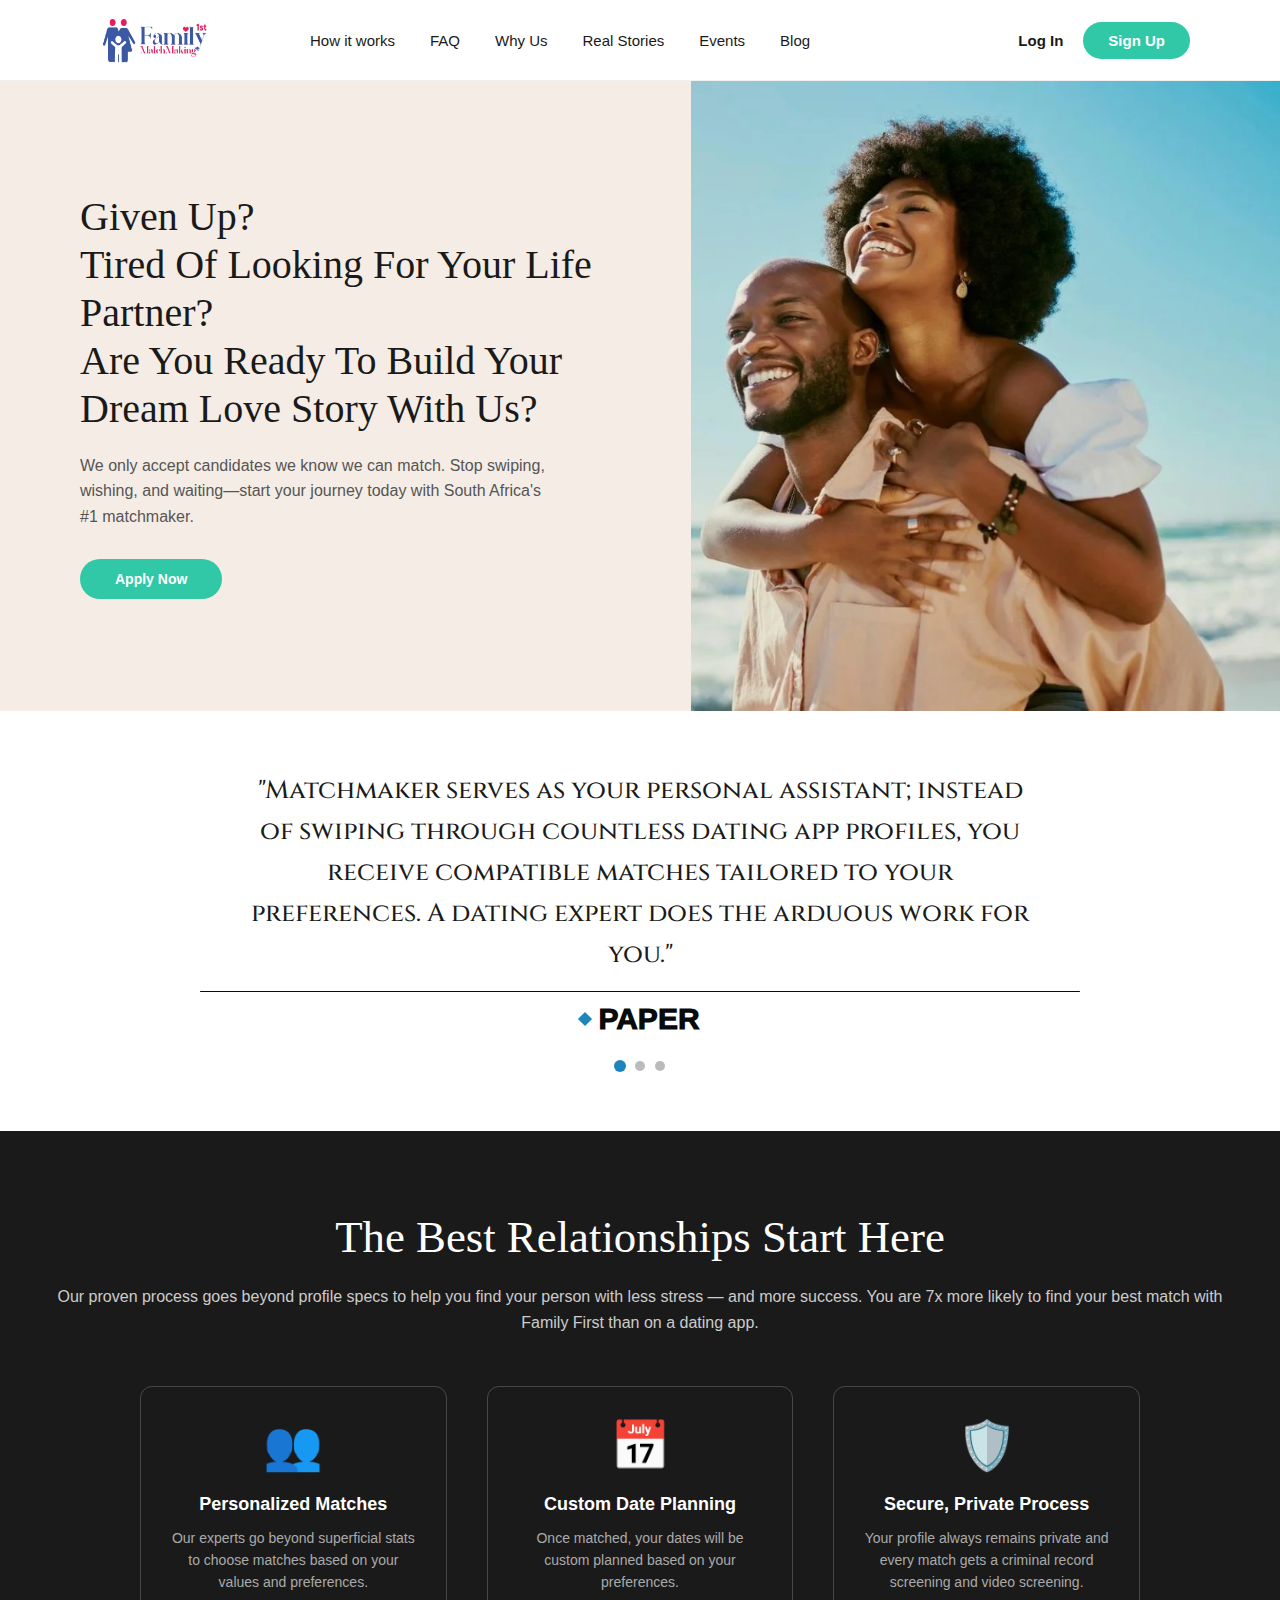
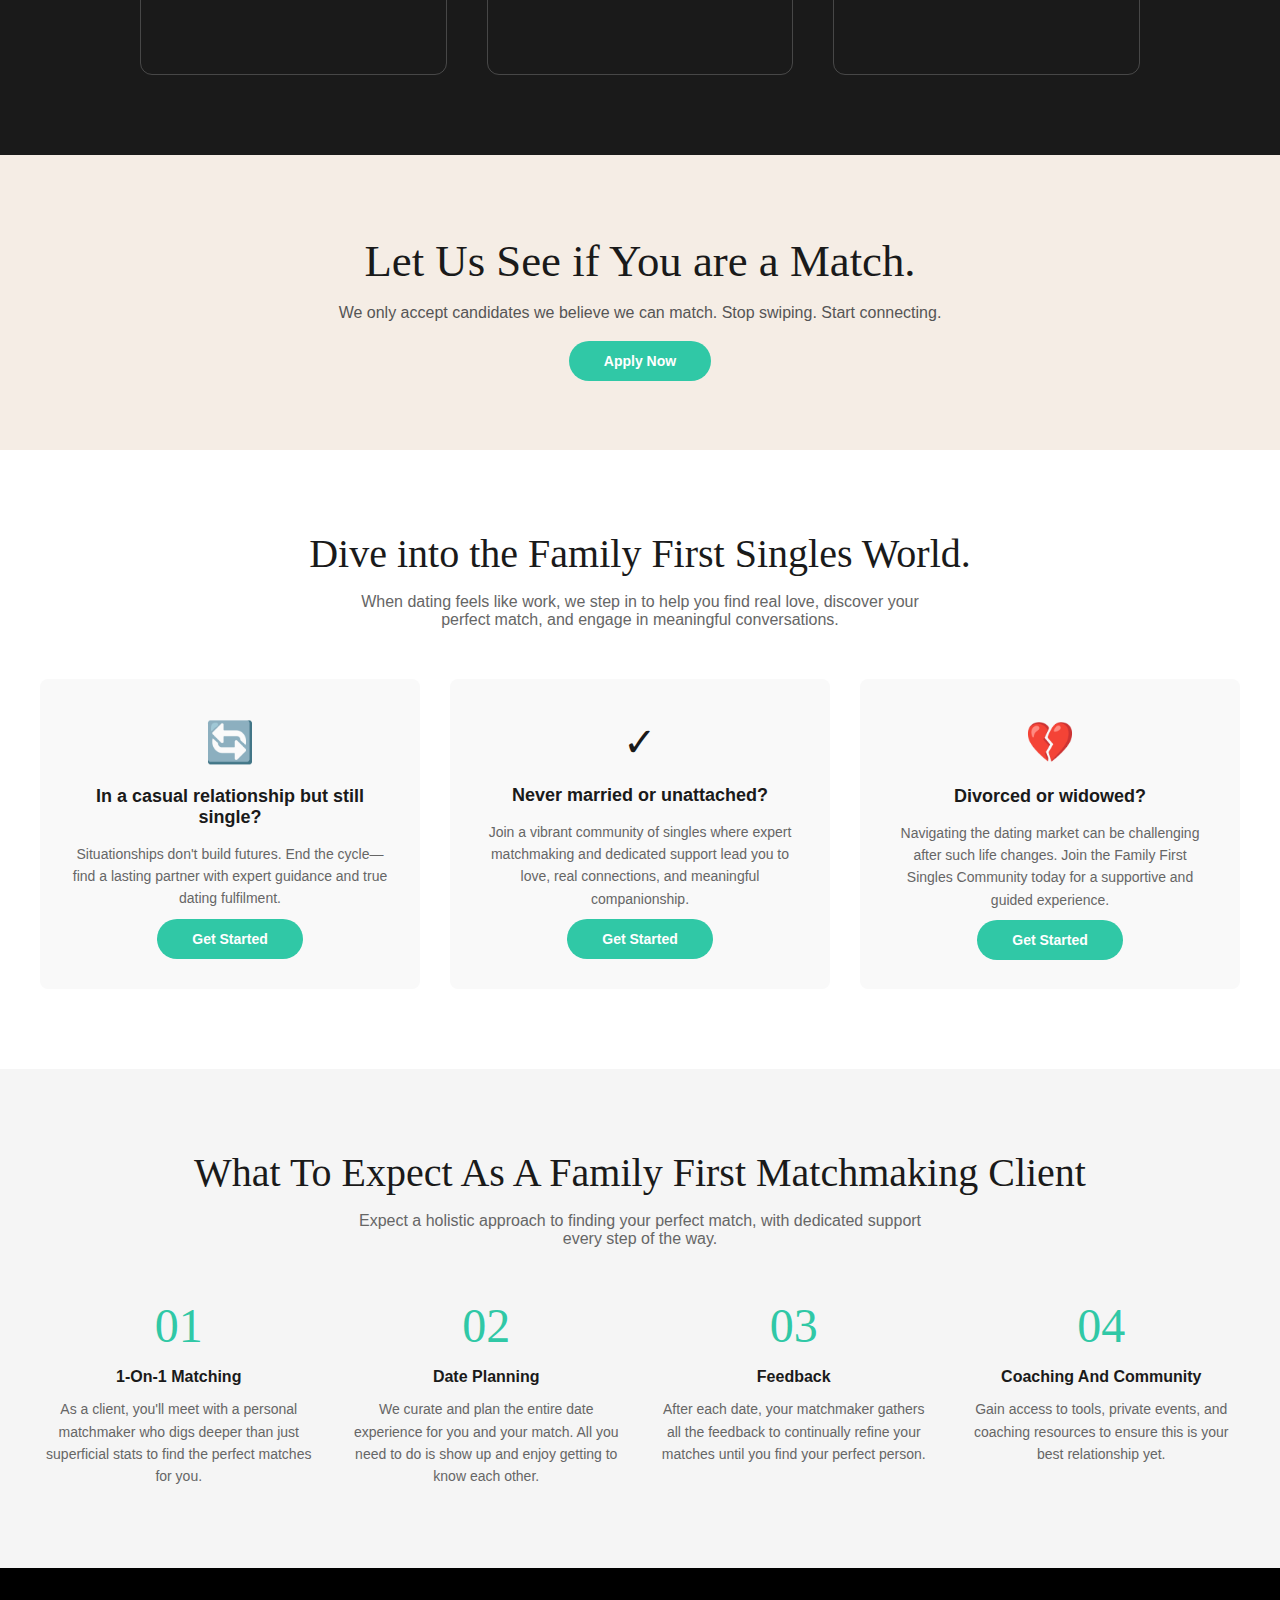
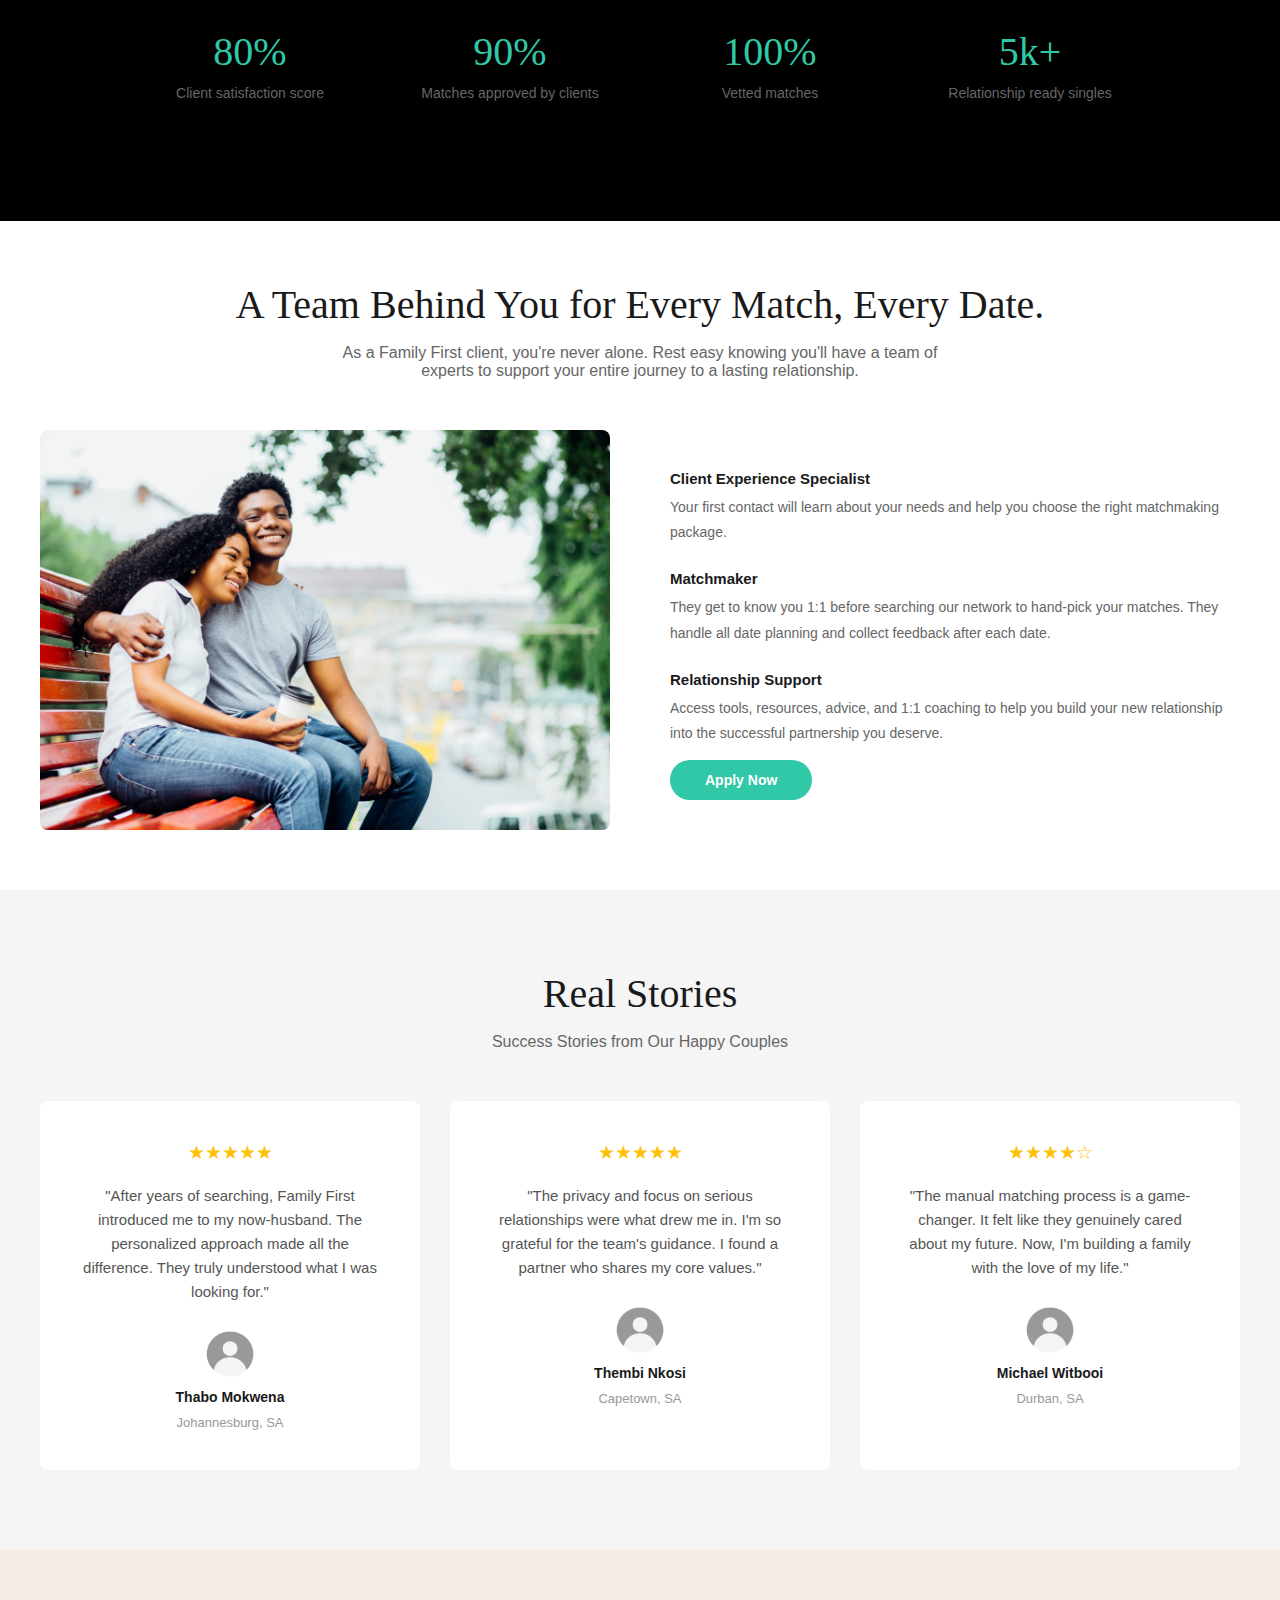
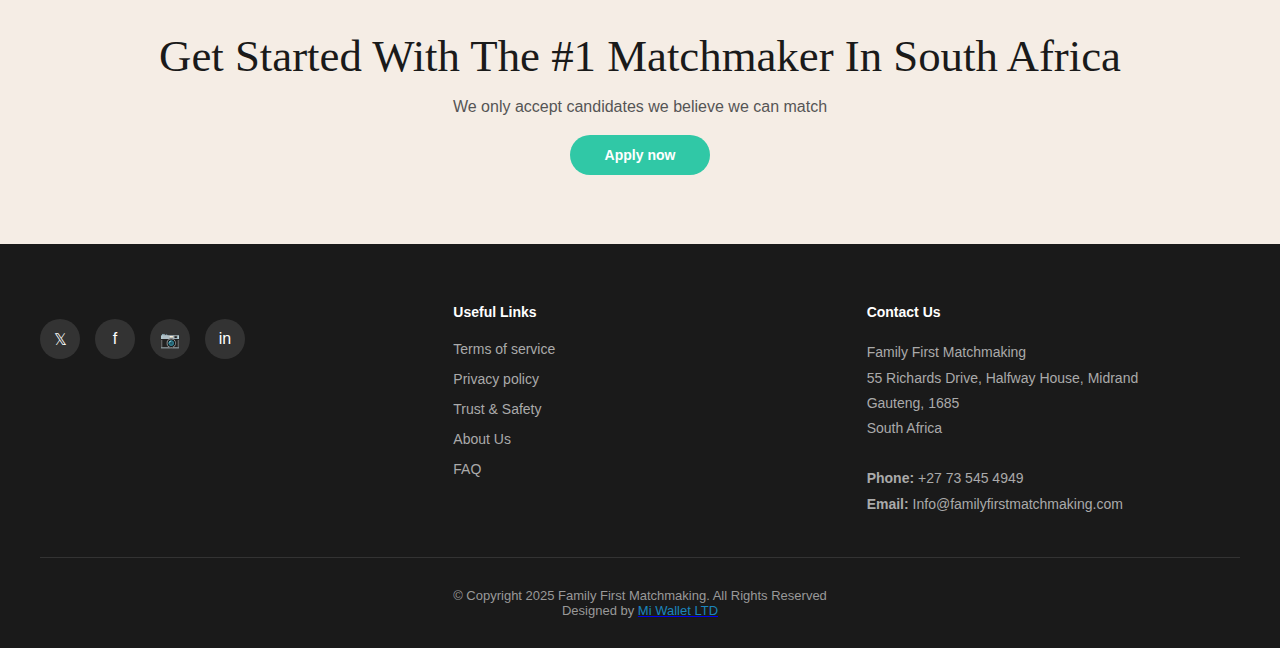
<file: index.html>
<!DOCTYPE html>
<html lang="en">

<head>
  <meta charset="utf-8">
  <meta content="width=device-width, initial-scale=1.0" name="viewport">
  <title>Family First Matchmaking - Find Your Life Partner</title>
  <meta name="description" content="Dedicated to intentional dating, meaningful connections, and future families. Stop swiping, wishing, or waiting and get started with South Africa's #1 matchmaker.">
  <meta name="keywords" content="matchmaking, dating, relationships, South Africa, family, singles, partner, love">
  <link href="assets/img/ffmicon.png" rel="icon">
  <link href="assets/img/apple-touch-icon.png" rel="apple-touch-icon">
  <link href="https://fonts.googleapis.com" rel="preconnect">
  <link href="https://fonts.gstatic.com" rel="preconnect" crossorigin>
  <link href="https://fonts.googleapis.com/css2?family=Playfair+Display&family=Cormorant+Garamond&family=Merriweather&family=Prata&family=Lora&family=Cinzel&family=Bodoni+Moda&family=Cardo&family=Spectral&family=Libre+Baskerville&family=Instrument+Serif&family=Gloock&family=Arapey&family=Caveat&family=Great+Vibes&family=Cormorant+Infant&family=EB+Garamond&family=Noto+Serif+Display&display=swap" rel="stylesheet">
  <link href="assets/css/style.css" rel="stylesheet">
</head>

<body>

  <header>
    <a href="index.html" class="logo-container">
      <img src="assets/img/ffmlogo.png" alt="Family First Matchmaking Logo" width="110" height="50">
    </a>
    
    <button class="menu-toggle" aria-label="Toggle navigation">
      ☰
    </button>
    
    <div class="nav-wrapper">
      <nav>
        <a href="how-it-works.html">How it works</a>
        <a href="faq.html">FAQ</a>
        <a href="about.html">Why Us</a>
        <a href="index.html#testimonials-section">Real Stories</a>
        <a href="events.html">Events</a>
        <a href="blog.html">Blog</a>
      </nav>
      <div class="header-buttons">
        <a href="login.html" class="btn-login">Log In</a>
        <a href="register.html" class="btn-signup">Sign Up</a>

      </div>
    </div>
  </header>

  <section class="hero">
    <div class="hero-left">
      <h1>Given Up?<br> Tired Of Looking For Your Life Partner? <br>Are You Ready To Build Your Dream Love Story With Us?</h1>
      <p>We only accept candidates we know we can match. Stop swiping, wishing, and waiting—start your journey today with South Africa's #1 matchmaker.</p>
      <a href="register.html" class="btn-primary">Apply Now</a>
    </div>
    <div class="hero-right" style="background-image: url('/assets/img/hero3.webp'); background-size: cover; background-position: center right;"></div>
  </section>

 <section class="quote-section">
  <div class="quote-slider">

    <div class="quote-slide active">
      <p class="quote-text">"Matchmaker serves as your personal assistant; instead of swiping through countless dating app profiles, you receive compatible matches tailored to your preferences. A dating expert does the arduous work for you."</p>
      <div class="quote-underline"></div>
      <div class="quote-source">
        <div class="source-pointer"></div>
        <span>PAPER</span>
      </div>
    </div>

    <div class="quote-slide">
      <p class="quote-text">"Find love with less stress—and more success. With Family First Matchmaking, you are seven times more likely 
        to meet your perfect match than on a dating app. Skip the endless swiping and start building real connections today."</p>
      <div class="quote-underline"></div>
      <div class="quote-source">
        <div class="source-pointer"></div>
        <span>ANALYSTS</span>
      </div>
    </div>

    <div class="quote-slide">
      <p class="quote-text">"As a Family First client, you are never alone. Rest easy knowing you will have a team of experts to support 
        your entire journey to a lasting relationship."</p>
      <div class="quote-underline"></div>
      <div class="quote-source">
        <div class="source-pointer"></div>
        <span>PROJECT TEAM</span>
      </div>
    </div>

  </div>

  <div class="pagination">
    <div class="pagination-dot active"></div>
    <div class="pagination-dot"></div>
    <div class="pagination-dot"></div>
  </div>
</section>


  <section class="dark-section">
    <h2>The Best Relationships Start Here</h2>
    <p>Our proven process goes beyond profile specs to help you find your person with less stress — and more success. You are 7x more likely to find your best match with Family First than on a dating app.</p>
    <div class="feature-grid">
      <div class="feature-item">
        <div class="feature-icon">👥</div>
        <h3>Personalized Matches</h3>
        <p>Our experts go beyond superficial stats to choose matches based on your values and preferences.</p>
      </div>
      <div class="feature-item">
        <div class="feature-icon">📅</div>
        <h3>Custom Date Planning</h3>
        <p>Once matched, your dates will be custom planned based on your preferences.</p>
      </div>
      <div class="feature-item">
        <div class="feature-icon">🛡️</div>
        <h3>Secure, Private Process</h3>
        <p>Your profile always remains private and every match gets a criminal record screening and video screening.</p>
      </div>
    </div>
  </section>

  <section class="cta-section">
    <h2>Let Us See if You are a Match.</h2>
    <p>We only accept candidates we believe we can match. Stop swiping. Start connecting.</p>
    <a href="register.html" class="btn-primary">Apply Now</a>
  </section>

  <section class="cards-section">
    <div class="section-title">
      <h2>Dive into the Family First Singles World.</h2>
      <p>When dating feels like work, we step in to help you find real love, discover your perfect match, and engage in meaningful conversations.</p>
    </div>
    <div class="cards-grid">
      <div class="card">
        <div class="card-icon">🔄</div>
        <h3>In a casual relationship but still single?</h3>
        <p>Situationships don't build futures. End the cycle—find a lasting partner with expert guidance and true dating fulfilment.</p>
        <a href="register.html" class="btn-primary">Get Started</a>
      </div>
      <div class="card">
        <div class="card-icon">✓</div>
        <h3>Never married or unattached?</h3>
        <p>Join a vibrant community of singles where expert matchmaking and dedicated support lead you to love, real connections, and meaningful companionship.</p>
        <a href="register.html" class="btn-primary">Get Started</a>
      </div>
      <div class="card">
        <div class="card-icon">💔</div>
        <h3>Divorced or widowed?</h3>
        <p>Navigating the dating market can be challenging after such life changes. Join the Family First Singles Community today for a supportive and guided experience.</p>
         <a href="register.html" class="btn-primary">Get Started</a>
      </div>
    </div>
  </section>

  <section class="process-section">
    <div class="section-title">
      <h2>What To Expect As A Family First Matchmaking Client</h2>
      <p>Expect a holistic approach to finding your perfect match, with dedicated support every step of the way.</p>
    </div>
    <div class="process-grid">
      <div class="process-item">
        <div class="process-number">01</div>
        <h4>1-On-1 Matching</h4>
        <p>As a client, you'll meet with a personal matchmaker who digs deeper than just superficial stats to find the perfect matches for you.</p>
      </div>
      <div class="process-item">
        <div class="process-number">02</div>
        <h4>Date Planning</h4>
        <p>We curate and plan the entire date experience for you and your match. All you need to do is show up and enjoy getting to know each other.</p>
      </div>
      <div class="process-item">
        <div class="process-number">03</div>
        <h4>Feedback</h4>
        <p>After each date, your matchmaker gathers all the feedback to continually refine your matches until you find your perfect person.</p>
      </div>
      <div class="process-item">
        <div class="process-number">04</div>
        <h4>Coaching And Community</h4>
        <p>Gain access to tools, private events, and coaching resources to ensure this is your best relationship yet.</p>
      </div>
    </div>
  </section>
 <section class="stats-section"  style="background-color: black;">
    <div class="stats-grid">
      <div class="stat-item">
        <div class="stat-number">80%</div>
        <div class="stat-label">Client satisfaction score</div>
      </div>
      <div class="stat-item">
        <div class="stat-number">90%</div>
        <div class="stat-label">Matches approved by clients</div>
      </div>
      <div class="stat-item">
        <div class="stat-number">100%</div>
        <div class="stat-label">Vetted matches</div>
      </div>
      <div class="stat-item">
        <div class="stat-number">5k+</div>
        <div class="stat-label">Relationship ready singles</div>
      </div>
    </div>
  </section>

  <section class="stats-section">
<div class="section-title">
       <h2>A Team Behind You for Every Match, Every Date.</h2>
      <p>As a Family First client, you're never alone. Rest easy knowing you'll have a team of experts to support your entire journey to a lasting relationship.</p>
    </div>
    <div class="team-section">
      <div style="min-height: 400px; background: url('/assets/img/dating1.jpeg'); background-size: cover; border-radius: 8px;"></div>
      <div class="team-content">
        <div class="team-role">
          <h5>Client Experience Specialist</h5>
          <p>Your first contact will learn about your needs and help you choose the right matchmaking package.</p>
        </div>
        <div class="team-role">
          <h5>Matchmaker</h5>
          <p>They get to know you 1:1 before searching our network to hand-pick your matches. They handle all date planning and collect feedback after each date.</p>
        </div>
        <div class="team-role">
          <h5>Relationship Support</h5>
          <p>Access tools, resources, advice, and 1:1 coaching to help you build your new relationship into the successful partnership you deserve.</p>
        </div>
        <a href="register.html" class="btn-primary" style="margin-top: 20px;">Apply Now</a>
      </div>
    </div>
  </section>
  
<section id="testimonials-section" class="testimonials-section">
    <div class="section-title">
      <h2>Real Stories</h2>
      <p>Success Stories from Our Happy Couples</p>
    </div>
    <div class="cards-grid" style="margin-top: 50px;">
      <div class="testimonial-item">
        <div class="stars">★★★★★</div>
        <p class="testimonial-text">"After years of searching, Family First introduced me to my now-husband. The personalized approach made all the difference. They truly understood what I was looking for."</p>
        <div class="testimonial-profile">
          <img src="assets/img/avatar.webp" alt="Jane D">
          <h4>Thabo Mokwena</h4>
          <p>Johannesburg, SA</p>
        </div>
      </div>
      <div class="testimonial-item">
        <div class="stars">★★★★★</div>
        <p class="testimonial-text">"The privacy and focus on serious relationships were what drew me in. I'm so grateful for the team's guidance. I found a partner who shares my core values."</p>
        <div class="testimonial-profile">
          <img src="assets/img/avatar.webp" alt="Michael Johnson">
          <h4>Thembi Nkosi</h4>
          <p>Capetown, SA</p>
        </div>
      </div>
      <div class="testimonial-item">
        <div class="stars">★★★★☆</div>
        <p class="testimonial-text">"The manual matching process is a game-changer. It felt like they genuinely cared about my future. Now, I'm building a family with the love of my life."</p>
        <div class="testimonial-profile">
          <img src="assets/img/avatar.webp" alt="Emily Davis">
          <h4>Michael Witbooi</h4>
          <p>Durban, SA</p>
        </div>
      </div>
    </div>
  </section>

  <section class="cta-section">
    <h2>Get Started With The #1 Matchmaker In South Africa</h2>
    <p>We only accept candidates we believe we can match</p>
    <a href="register.html" class="btn-primary" style="margin-top: 20px;">Apply now</a>
  </section>

  <footer>
    <div class="footer-content">
      <div class="footer-col">
       
        <div class="social-links">
          <a href="#">𝕏</a>
          <a href="#">f</a>
          <a href="#">📷</a>
          <a href="#">in</a>
        </div>
      </div>
      <div class="footer-col">
        <h4>Useful Links</h4>
        <ul>
          <li><a href="terms.html">Terms of service</a></li>
          <li><a href="privacy.html">Privacy policy</a></li>
          <li><a href="trust.html">Trust & Safety</a></li>
          <li><a href="about.html">About Us</a></li>
          <li><a href="faq.html">FAQ</a></li>
        </ul>
      </div>
      <div class="footer-col">
        <h4>Contact Us</h4>
        <p>Family First Matchmaking <br>
          55 Richards Drive, Halfway House, Midrand<br>
          Gauteng, 1685<br>
          South Africa<br><br>
          <strong>Phone:</strong> +27 73 545 4949<br>
          <strong>Email:</strong> Info@familyfirstmatchmaking.com
        </p>
      </div>
    </div>
    <div class="footer-bottom">
      <p>© Copyright 2025 Family First Matchmaking. All Rights Reserved</p>
      <p>Designed by <a href="https//miwalletmw.com"><span style="color: #1B85BC; ">Mi Wallet LTD</span></a></p>
    </div>
  </footer>
  
  <script>
    document.addEventListener('DOMContentLoaded', function() {
      const menuToggle = document.querySelector('.menu-toggle');
      const navWrapper = document.querySelector('.nav-wrapper');
      
      menuToggle.addEventListener('click', function() {
        navWrapper.classList.toggle('active');
        // Optionally change the icon from ☰ to X
        menuToggle.textContent = navWrapper.classList.contains('active') ? '✕' : '☰';
      });

      // Optional: Close menu when a link is clicked
      document.querySelectorAll('nav a').forEach(link => {
        link.addEventListener('click', () => {
          if (window.innerWidth <= 768) {
            navWrapper.classList.remove('active');
            menuToggle.textContent = '☰';
          }
        });
      });
    });
  </script>
  <script>
document.addEventListener("DOMContentLoaded", () => {
  const slides = document.querySelectorAll(".quote-slide");
  const dots = document.querySelectorAll(".pagination-dot");
  let index = 0;

  function showSlide(i) {
    slides.forEach((s, idx) => {
      s.classList.toggle("active", idx === i);
    });

    dots.forEach((d, idx) => {
      d.classList.toggle("active", idx === i);
    });

    index = i;
  }

  function nextSlide() {
    index = (index + 1) % slides.length;
    showSlide(index);
  }

  // Auto-slide every 6 seconds
  setInterval(nextSlide, 4000);

  // Clickable dots
  dots.forEach((dot, i) => {
    dot.addEventListener("click", () => showSlide(i));
  });

  // Init
  showSlide(0);
});
</script>


</body>
</html>
</file>
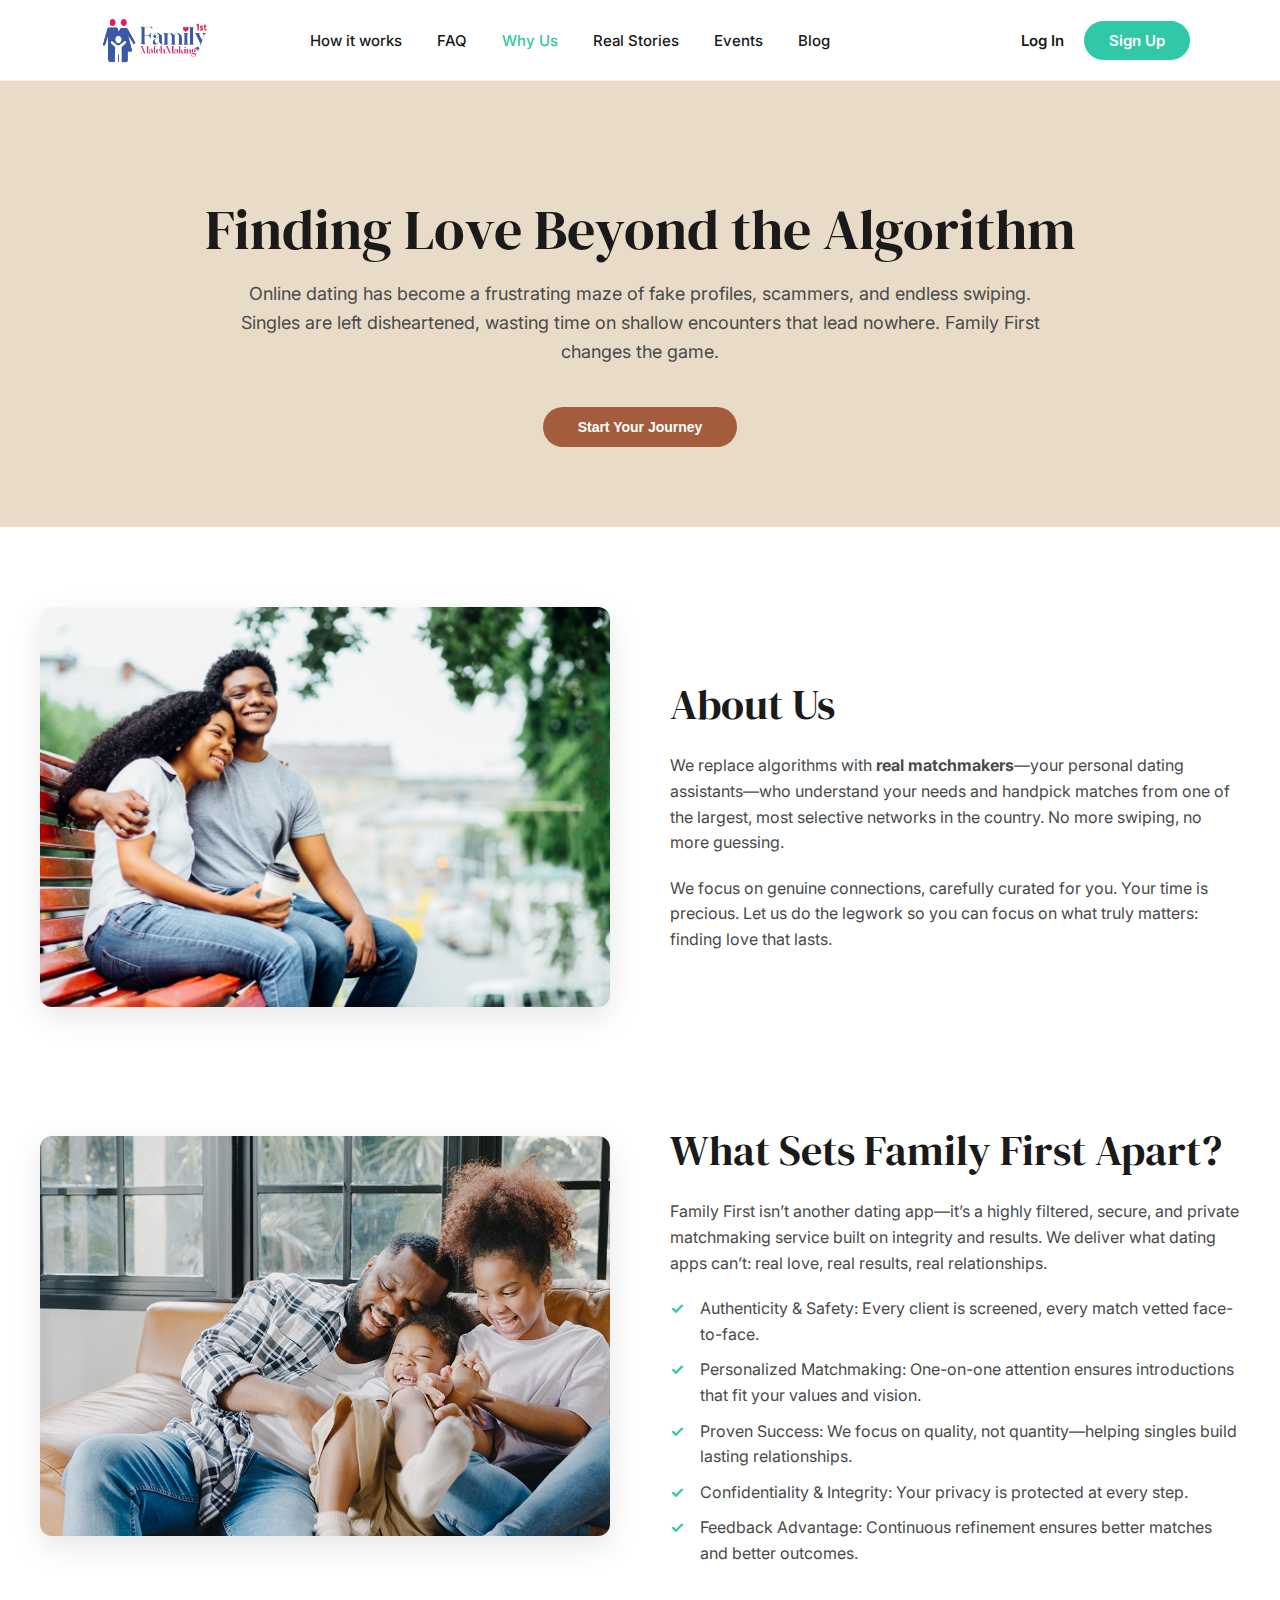
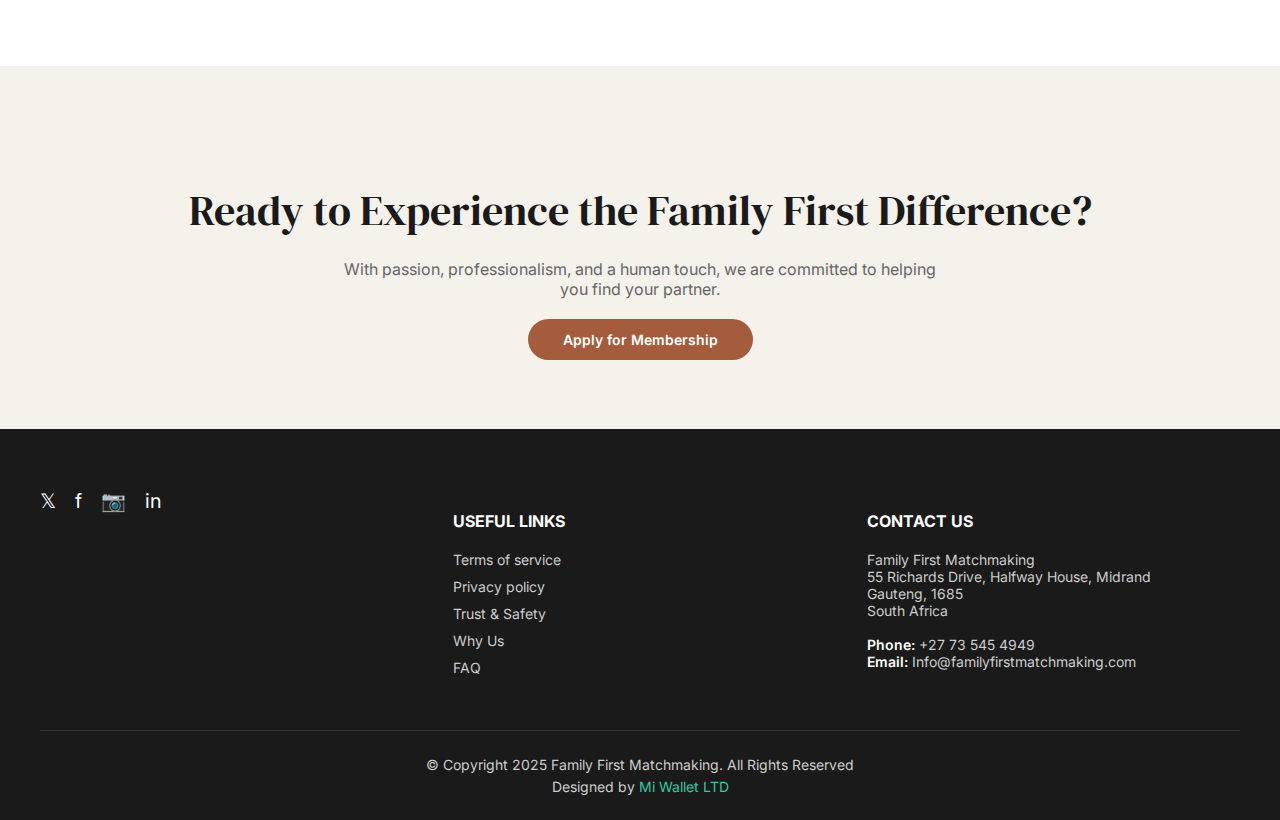
<file: about.html>
<!DOCTYPE html>
<html lang="en">

<head>
  <meta charset="utf-8">
  <meta content="width=device-width, initial-scale=1.0" name="viewport">
  <title>Why Us - Family First Matchmaking</title>
  <meta name="description" content="Family First is a highly filtered, secure, and private matchmaking service built on integrity and proven results.">
  <meta name="keywords" content="why choose us, private matchmaking, dating service integrity, authenticity">
  <link href="assets/img/ffmicon.png" rel="icon">
  <link href="assets/img/apple-touch-icon.png" rel="apple-touch-icon">
  <link href="https://fonts.googleapis.com" rel="preconnect">
  <link href="https://fonts.gstatic.com" rel="preconnect" crossorigin>
  <link href="https://fonts.googleapis.com/css2?family=DM+Serif+Display:wght@400&family=Inter:wght@400;500;600;700&display=swap" rel="stylesheet">
  
  <style>
    /* --- Global Component Styles (Header, Buttons, Footer) --- */
    
    body {
        font-family: 'Inter', sans-serif;
        color: #1a1a1a;
        margin: 0;
        background-color: #fff;
    }
    
    a {
        text-decoration: none;
        color: inherit;
    }

 
    
     /* --- Header Styles (Desktop First) --- */
  /* --- Header Styles (Desktop First) --- */
    header {
      background-color: #ffffff;
      padding: 15px 30px;
      display: flex;
      align-items: center;
      position: sticky;
      top: 0;
      z-index: 100;
      border-bottom: 1px solid #f0f0f0;
      gap: 30px; /* Space between logo and nav-wrapper */
    }

    .logo {
      font-size: 24px;
      font-weight: 700;
      color: #1a1a1a;
    }
    
    .logo-container img {
      display: block; 
      margin-left: 70px;
    }

    /* NEW: Desktop Nav Wrapper Layout */
    .nav-wrapper {
      display: flex;
      flex-grow: 1; /* Allows it to take up available space */
      justify-content: space-between; /* Pushes <nav> to the left and .header-buttons to the right */
      align-items: center;
      margin-left: 70px;
    }
    
    /* NEW: Mobile menu toggle button (hidden on desktop) */
    .menu-toggle {
      display: none; 
      background: none;
      border: none;
      font-size: 24px;
      cursor: pointer;
      z-index: 101; 
      color: #1a1a1a;
      padding: 5px;
    }

    nav {
      display: flex;
      gap: 35px; /* Cleaned up desktop spacing */
    }

    nav a {
      margin: 0; /* Clear previous margins */
      text-decoration: none;
      color: #1a1a1a;
      font-size: 15px;
      font-weight: 500;
      transition: color 0.3s;
    }

    nav a:hover, nav a.active {
      color: #30c8a6;
    }

    .header-buttons {
      display: flex;
      gap: 20px;
      align-items: center;
    }

    .btn-login {
      background: transparent;
      color: #1a1a1a;
      border: none;
      padding: 11px 0;
      font-size: 15px;
      font-weight: 600;
      cursor: pointer;
      text-decoration: none;
      transition: color 0.3s;
    }

    .btn-login:hover {
      color: #30c8a6;
      text-decoration: none;
    }

    .btn-signup {
      background-color: #30c8a6;
      color: #ffffff;
      border: none;
      padding: 10px 25px;
      border-radius: 50px;
      font-size: 15px;
      font-weight: 600;
      cursor: pointer;
      transition: background-color 0.3s;
      margin-right: 60px;
      text-decoration: none;
    }

    .btn-signup:hover {
      background-color: #29b092;
    }

    .btn-primary {
          background-color: #a45c3d; /* Adjusted primary color for main CTA */
          color: #ffffff;
          border: none;
          padding: 12px 35px;
          border-radius: 50px;
          font-size: 14px;
          font-weight: 600;
          cursor: pointer;
          transition: background-color 0.3s;
          width: fit-content;
    }
    .btn {
      background-color: #a45c3d; /* Adjusted primary color for main CTA */
      color: #ffffff;
      border: none;
      padding: 12px 35px;
      border-radius: 50px;
      font-size: 14px;
      font-weight: 600;
      cursor: pointer;
      transition: background-color 0.3s;
      width: fit-content;
    }

    .btn-primary:hover, .btn:hover {
      background-color: #8c4c34;
    }

    /* Footer Styles */
    footer {
        background-color: #1a1a1a;
        color: #ccc;
        padding: 60px 40px 20px;
        font-size: 14px;
    }

    .footer-content {
        display: flex;
        justify-content: space-between;
        max-width: 1200px;
        margin: 0 auto 40px;
        flex-wrap: wrap;
        gap: 40px;
    }

    .footer-col {
        flex: 1;
        min-width: 250px;
    }

    .footer-col h4 {
        color: #fff;
        font-size: 16px;
        margin-bottom: 20px;
        font-weight: 700;
        text-transform: uppercase;
    }

    .footer-col ul {
        list-style: none;
        padding: 0;
    }

    .footer-col ul li {
        margin-bottom: 10px;
    }

    .footer-col a {
        color: #ccc;
        transition: color 0.3s;
    }

    .footer-col a:hover {
        color: #30c8a6; /* Theme accent color */
    }

    .footer-col strong {
        color: #fff;
        font-weight: 600;
    }

    .social-links a {
        display: inline-block;
        margin-right: 15px;
        font-size: 20px;
        color: #fff;
        transition: color 0.3s;
    }

    .social-links a:hover {
        color: #30c8a6; /* Theme accent color */
    }

    .footer-bottom {
        text-align: center;
        padding-top: 20px;
        border-top: 1px solid #333;
        max-width: 1200px;
        margin: 0 auto;
    }

    .footer-bottom p {
        margin: 5px 0;
    }
    
    /* --- Page Specific Styles (Why Us) --- */
    
    .hero-about {
        padding: 80px 40px;
        text-align: center;
        background-color: #e8dcc8; /* Light background from template */
    }
    
    .hero-about h1 {
        font-family: 'DM Serif Display', serif;
        font-size: 56px;
        font-weight: 400;
        line-height: 1.1;
        margin-bottom: 20px;
        color: #1a1a1a;
    }
    
    .hero-about p {
        font-size: 18px;
        line-height: 1.6;
        color: #4a4a4a;
        max-width: 800px;
        margin: 0 auto 40px;
    }
    
    .content-block {
        display: flex;
        align-items: center;
        max-width: 1200px;
        margin: 80px auto;
        gap: 60px;
        padding: 0 40px;
    }

    .content-block:nth-child(even) {
        flex-direction: row-reverse;
    }

    .content-text {
        flex: 1;
    }

    .content-text h2 {
        font-family: 'DM Serif Display', serif;
        font-size: 42px;
        font-weight: 400;
        margin-bottom: 20px;
        color: #1a1a1a;
    }
    
    .content-text h3 {
        font-family: 'Inter', sans-serif;
        font-size: 22px;
        font-weight: 600;
        margin-bottom: 20px;
        color: #1a1a1a;
    }

    .content-text p, .content-text ul {
        font-size: 16px;
        line-height: 1.6;
        color: #4a4a4a;
        margin-bottom: 20px;
    }
    
    .content-text ul {
        list-style: none;
        padding-left: 0;
    }
    
    .content-text li {
        position: relative;
        padding-left: 30px;
        margin-bottom: 10px;
    }
    
    .content-text li::before {
        content: '✓'; 
        color: #30c8a6; /* Accent color for list marker */
        font-weight: 700;
        position: absolute;
        left: 0;
        top: 0;
    }

    .content-image {
        flex: 1;
        min-height: 400px;
        border-radius: 12px;
        overflow: hidden;
        box-shadow: 0 10px 30px rgba(0, 0, 0, 0.1);
        background-size: cover;
        background-position: center;
    }
    
    .cta-final {
      background-color: #f5f1eb; /* Light contrast section */
      padding: 80px 40px;
      text-align: center;
    }

    .cta-final h2 {
      font-family: 'DM Serif Display', serif;
      font-size: 42px;
      font-weight: 400;
      margin-bottom: 20px;
      color: #1a1a1a;
    }

    .cta-final p {
      font-family: 'Inter', sans-serif;
      font-size: 16px;
      color: #666;
      margin-bottom: 30px;
      max-width: 600px;
      margin-left: auto;
      margin-right: auto;
    }


    /* --- Media Queries --- */
    @media (max-width: 992px) {
        header {
            padding: 15px 20px;
        }
        nav a {
            margin: 0 10px;
        }
        .header-buttons {
            margin-left: 10px;
            gap: 5px;
        }
        .hero-about h1 {
            font-size: 40px;
        }
        .content-block {
            flex-direction: column;
            gap: 30px;
        }
        .content-block:nth-child(even) {
            flex-direction: column; /* Ensure reversal is removed on mobile */
        }
        .content-image {
            order: -1; /* Move image above text on mobile for better flow */
            min-height: 250px;
            width: 100%;
        }
        .content-text h2 {
            font-size: 34px;
        }
    }


    @media (max-width: 768px) {
      /* Header Mobile */
      .nav-wrapper {
        position: absolute;
        top: 75px;
        left: 0;
        width: 100%;
        flex-direction: column;
        background-color: #fff;
        box-shadow: 0 5px 10px rgba(0, 0, 0, 0.1);
        transform: translateY(-100%);
        transition: transform 0.3s ease-in-out;
        padding-bottom: 20px;
        opacity: 0;
        pointer-events: none;
      }
      
      .nav-wrapper.active {
        transform: translateY(0);
        opacity: 1;
        pointer-events: auto;
      }

      nav {
        flex-direction: column;
        padding: 20px 0;
        width: 100%;
        text-align: center;
      }

      nav a {
        display: block;
        margin: 10px 0;
        padding: 10px 0;
        border-bottom: 1px solid #eee;
        font-size: 18px;
      }
      
      .header-buttons {
        flex-direction: column;
        margin-left: 0;
        gap: 15px;
        width: 80%;
        max-width: 300px;
      }
      
      .btn-login, .btn-signup {
          width: 100%;
          margin-right: 0;
      }

      .menu-toggle {
        display: block;
      }
      
      /* Why Us Mobile */
      .hero-about {
          padding: 40px 20px;
      }
      .content-block {
          margin: 50px auto;
          padding: 0 20px;
      }
      .content-text h2, .cta-final h2 {
          font-size: 30px;
      }
      
      /* Footer Mobile */
      .footer-content {
          flex-direction: column;
      }
      
      .footer-col {
          min-width: 100%;
      }
    }
  </style>
</head>

<body>

 <header>
    <a href="index.html" class="logo-container">
      <!-- Placeholder logo, replace with actual image asset -->
      <img src="assets/img/ffmlogo.png" alt="Family First Matchmaking Logo" width="110" height="50">
    </a>
    
    <button class="menu-toggle" aria-label="Toggle navigation">
      ☰
    </button>
    
    <div class="nav-wrapper">
      <nav>
        <a href="how-it-works.html">How it works</a>
        <a href="faq.html">FAQ</a>
        <a href="about.html" class="active">Why Us</a>
        <a href="index.html#testimonials-section">Real Stories</a>
        <a href="events.html">Events</a>
        <a href="blog.html">Blog</a>
      </nav>
      <div class="header-buttons">
        <a href="#" class="btn-login">Log In</a>
        <a href="register.html" class="btn-signup">Sign Up</a>

      </div>
    </div>
  </header>


  <main>
    <!-- HERO/ABOUT US SECTION -->
    <section class="hero-about">
        <h1>Finding Love Beyond the Algorithm</h1>
        <p>Online dating has become a frustrating maze of fake profiles, scammers, and endless swiping. Singles are left disheartened, wasting time on shallow encounters that lead nowhere. Family First changes the game.</p>
        <button class="btn-primary">Start Your Journey</button>
    </section>

    <!-- CONTENT BLOCK 1: Matchmakers -->
    <section class="content-block">
        <div class="content-text">
            <h2>About Us</h2>
            <p>We replace algorithms with <strong>real matchmakers</strong>—your personal dating assistants—who understand your needs and handpick matches from one of the largest, most selective networks in the country. No more swiping, no more guessing.</p>
            <p>We focus on genuine connections, carefully curated for you. Your time is precious. Let us do the legwork so you can focus on what truly matters: finding love that lasts.</p>
        </div>
        <!-- Placeholder Image 1: Matchmaker / Consultation -->
        <div class="content-image" style="background-image: url('assets/img/dating1.jpeg');"></div>
    </section>

    <!-- CONTENT BLOCK 2: WHY US - CORE VALUES -->
    <section class="content-block">
        <!-- Placeholder Image 2: Safety / Confidentiality -->
        <div class="content-image" style="background-image: url('assets/img/hero1.jpg');"></div>
        <div class="content-text">
            <h2>What Sets Family First Apart?</h2>
            <p>Family First isn’t another dating app—it’s a highly filtered, secure, and private matchmaking service built on integrity and results. We deliver what dating apps can’t: real love, real results, real relationships.</p>
            <ul>
                <li>Authenticity & Safety: Every client is screened, every match vetted face-to-face.</li>
                <li>Personalized Matchmaking: One-on-one attention ensures introductions that fit your values and vision.</li>
                <li>Proven Success: We focus on quality, not quantity—helping singles build lasting relationships.</li>
                <li>Confidentiality & Integrity: Your privacy is protected at every step.</li>
                <li>Feedback Advantage: Continuous refinement ensures better matches and better outcomes.</li>
            </ul>
        </div>
    </section>
    
    <!-- Final CTA Section -->
    <section class="cta-final">
      <h2>Ready to Experience the Family First Difference?</h2>
      <p>With passion, professionalism, and a human touch, we are committed to helping you find your partner.</p>
      <a href="register.html" class="btn" style="margin-top: 20px;">Apply for Membership</a>
    </section>

  </main>

  <footer>
    <div class="footer-content">
      <div class="footer-col">
        <div class="social-links">
          <!-- Placeholder Icons for Social Media -->
          <a href="#">𝕏</a>
          <a href="#">f</a>
          <a href="#">📷</a>
          <a href="#">in</a>
        </div>
      </div>
      <div class="footer-col">
        <h4>Useful Links</h4>
        <ul>
          <li><a href="terms.html">Terms of service</a></li>
          <li><a href="privacy.html">Privacy policy</a></li>
          <li><a href="trust.html">Trust & Safety</a></li>
          <li><a href="why-us.html">Why Us</a>
            <!-- Corrected link for the page being generated -->
          </li>
          <li><a href="faq.html">FAQ</a></li>
        </ul>
      </div>
      <div class="footer-col">
        <h4>Contact Us</h4>
        <p>Family First Matchmaking <br>
          55 Richards Drive, Halfway House, Midrand<br>
          Gauteng, 1685<br>
          South Africa<br><br>
          <strong>Phone:</strong> +27 73 545 4949<br>
          <strong>Email:</strong> Info@familyfirstmatchmaking.com
        </p>
      </div>
    </div>
    <div class="footer-bottom">
      <p>© Copyright 2025 Family First Matchmaking. All Rights Reserved</p>
      <p>Designed by <a href="https://miwalletmw.com"><span style="color: #30c8a6;">Mi Wallet LTD</span></a></p>
    </div>
  </footer>

  <script>
    document.addEventListener('DOMContentLoaded', function() {
      const menuToggle = document.querySelector('.menu-toggle');
      const navWrapper = document.querySelector('.nav-wrapper');
      
      menuToggle.addEventListener('click', function() {
        // Toggle the active class for mobile menu
        const isActive = navWrapper.classList.toggle('active');
        menuToggle.textContent = isActive ? '✕' : '☰';
      });

      // Close menu when a link is clicked on mobile
      document.querySelectorAll('nav a').forEach(link => {
        link.addEventListener('click', () => {
          if (window.innerWidth <= 768) {
            navWrapper.classList.remove('active');
            menuToggle.textContent = '☰';
          }
        });
      });
      
      // Highlight the current page link in the navigation
      const currentPath = window.location.pathname.split('/').pop();
      document.querySelectorAll('nav a').forEach(link => {
        if (link.getAttribute('href') === currentPath) {
          link.classList.add('active');
        }
      });
    });
  </script>

</body>

</html>
</file>
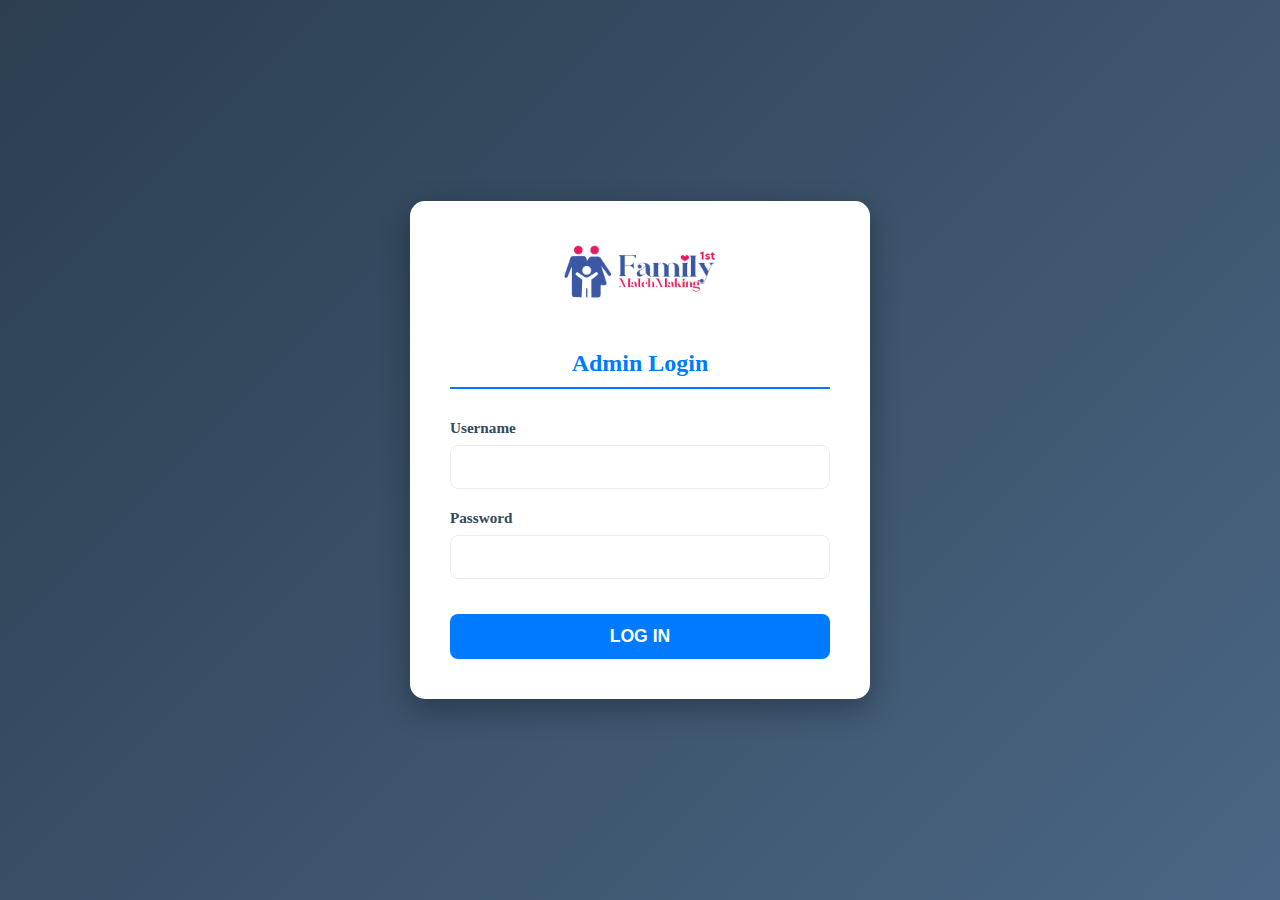
<file: admin.html>
<!DOCTYPE html>
<html lang="en">
<head>
    <meta charset="UTF-8">
    <meta name="viewport" content="width=device-width, initial-scale=1.0">
    <title>Admin Dashboard - Family First Matching</title>
    <link rel="stylesheet" href="assets/css/admin.css">
    <link rel="stylesheet" href="assets/css/login.css">
</head>
<body>

<div id="login-container">
    <div id="login-card">
        <img src="assets/img/ffmlogo.png" alt="Family First Logo" id="login-logo">
        <h2>Admin Login</h2>
        
        <form id="login-form">
            <div class="input-group">
                <label for="username">Username</label>
                <input type="text" id="username" name="username" required>
            </div>
            <div class="input-group">
                <label for="password">Password</label>
                <input type="password" id="password" name="password" required>
            </div>
            
            <button type="submit" class="btn primary-btn">LOG IN</button>
            
            <p id="login-error-message" class="error-message" style="display: none;"></p>
        </form>
    </div>
</div>

<div id="admin-dashboard-wrapper"> 
    <div id="sidebar">
        <div id="logo-container">
            <img src="assets/img/ffmlogo.png" alt="Family First Logo" id="sidebar-logo">
        </div>
        <a href="#" onclick="showSection('user-management')">User Management</a>
        <a href="#" onclick="showSection('manual-matching')">Manual Matching</a>
        <a href="#" onclick="showSection('matches-list')">Matched Profiles</a>
        <a href="#" onclick="showSection('settings')">Settings</a>
        <button id="logout-button" class="btn match-btn" style="background-color: var(--delete-color); margin: 10px;" onclick="logoutAdmin()">Log Out</button>
    </div>

    <div id="main-content">
        <div style="display: flex; justify-content: space-between; align-items: center; margin-bottom: 30px;">
            <h1>Admin Dashboard</h1>
        </div>

        <div id="status-message" style="margin-bottom: 15px; padding: 10px; background-color: #fff3cd; color: #856404; border: 1px solid #ffeeba; border-radius: 4px; display: none;"></div>

        <div id="user-management" class="content-section active">
            <div style="display: flex; justify-content: space-between; align-items: center; margin-bottom: 15px;">
                <h2>Registered Users</h2>
                <button class="btn view-btn" onclick="fetchUsers()" style="background-color: #6c757d;">Refresh Users</button>
            </div>
            <div>
                 <input type="text" id="search-input" class="btn-group" placeholder="Search by name or email..." style="padding: 8px;">
            <button class="btn view-btn" onclick="filterUsers()">Search</button>
        
            </div>
           <br/>
            
            <table id="user-list-table">
                <thead>
                    <tr>
                        <th>ID</th>
                        <th>Name</th>
                        <th>Email</th>
                        <th>Age</th>
                        <th>Gender</th>
                        <th>Seeking</th>
                        <th>City</th>
                        <th>Actions</th>
                    </tr>
                </thead>
                <tbody id="users-tbody"></tbody>
            </table>
        </div>

        <div id="manual-matching" class="content-section">
            <h2>Manual Profile Comparison</h2>
            <p>Select a User A to populate the list of potential partners on the right.</p>
            
            <div style="margin-bottom: 20px; padding: 15px; background-color: #e9ecef; border-radius: 5px;">
                <label for="user-a-id">User A ID:</label>
                <input type="number" id="user-a-id" placeholder="User ID" style="padding: 8px; width: 100px;">
                <button class="btn view-btn" onclick="loadProfileForComparison('A')">Load A</button>
                
                <label for="user-b-id" style="margin-left: 30px;">User B ID:</label>
                <input type="number" id="user-b-id" placeholder="User ID" style="padding: 8px; width: 100px;">
                <button class="btn view-btn" onclick="loadProfileForComparison('B')">Load B</button>
                
                <button class="btn match-btn" onclick="suggestMatch()">Create Match</button>
            </div>

            <div id="profile-comparison-container" style="display: flex; gap: 20px;">
                <div class="profile-card profile-main-a" id="profile-a" style="flex: 2;">
                    <h3>User A Profile</h3>
                    <div class="profile-content-wrapper" id="profile-a-content">
                        <p>Load a user by ID.</p>
                    </div>
                </div>

                <div class="profile-card profile-list-panel" id="potential-matches-list" style="flex: 1; min-width: 250px;">
                    <h3>Potential Matches</h3>
                    <div class="profile-content-wrapper">
                        <div id="potential-matches-content">
                            <p>Load User A to populate this list.</p>
                        </div>
                    </div>
                </div>

                <div class="profile-card profile-main-b" id="profile-b" style="flex: 2;">
                    <h3>User B Profile</h3>
                    <div class="profile-content-wrapper" id="profile-b-content">
                        <p>Load a user by ID or select one from the list.</p>
                    </div>
                </div>
            </div>
        </div>

        <div id="matches-list" class="content-section">
            <div style="display: flex; justify-content: space-between; align-items: center; margin-bottom: 15px;">
                <h2>Manually Matched Profiles</h2>
                <button class="btn view-btn" onclick="fetchMatches()" style="background-color: #6c757d;">Refresh Matches</button>
            </div>
            
            <table id="matches-list-table">
                <thead>
                    <tr>
                        <th>Match ID</th>
                        <th>User A (ID)</th>
                        <th>User B (ID)</th>
                        <th>Matched On</th>
                        <th>Actions</th>
                    </tr>
                </thead>
                <tbody id="matches-tbody"></tbody>
            </table>
        </div>

        <div id="settings" class="content-section">
            <h2>Settings & Configuration</h2>
            <p>Admin settings will go here.</p>
        </div>
    </div>

    <div id="profile-sidebar">
        <button id="close-sidebar" onclick="closeProfileSidebar()">Close</button>
        <div id="profile-detail-content"></div>
    </div>
</div>

<script src="controller/login.js"></script>
<script src="controller/admin.js"></script>
<script src="controller/admin_matching.js"></script>
<script src="controller/strictmatch.js"></script>

</body>
</html>
</file>
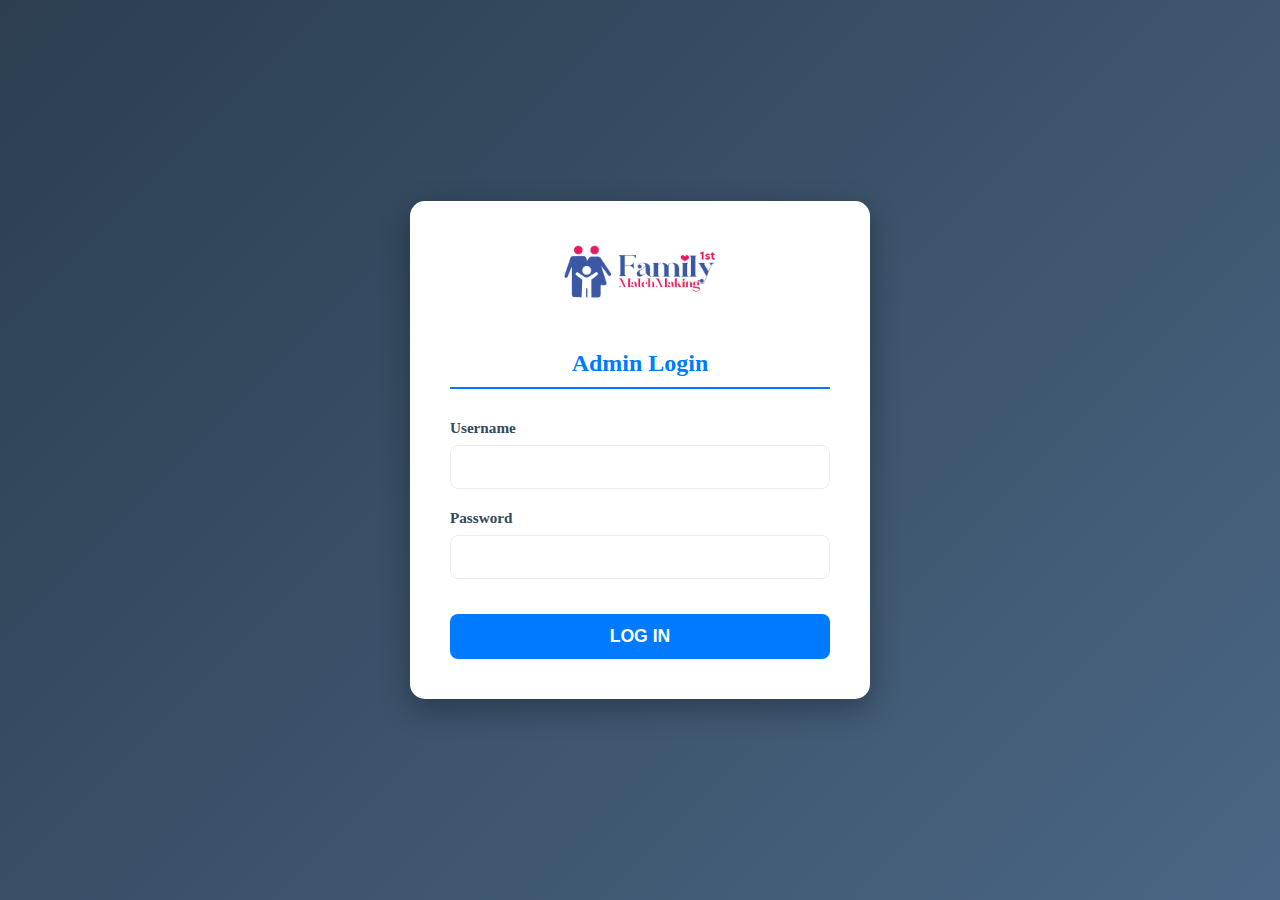
<file: admin_login.html>
<!DOCTYPE html>
<html lang="en">
<head>
    <meta charset="UTF-8">
    <meta name="viewport" content="width=device-width, initial-scale=1.0">
    <title>Admin Login - Family First Matching</title>
    <link rel="stylesheet" href="assets/css/login.css"> 
</head>
<body>

<div id="login-container">
    <div id="login-card">
        <img src="assets/img/ffmlogo.png" alt="Family First Logo" id="login-logo">
        <h2>Admin Login</h2>
        
        <form id="login-form">
            <div class="input-group">
                <label for="username">Username</label>
                <input type="text" id="username" name="username" required>
            </div>
            <div class="input-group">
                <label for="password">Password</label>
                <input type="password" id="password" name="password" required>
            </div>
            
            <button type="submit" class="btn primary-btn">LOG IN</button>
            
            <p id="login-error-message" class="error-message" style="display: none;"></p>
        </form>
    </div>
</div>

<script src="controller/login.js"></script>

</body>
</html>
</file>
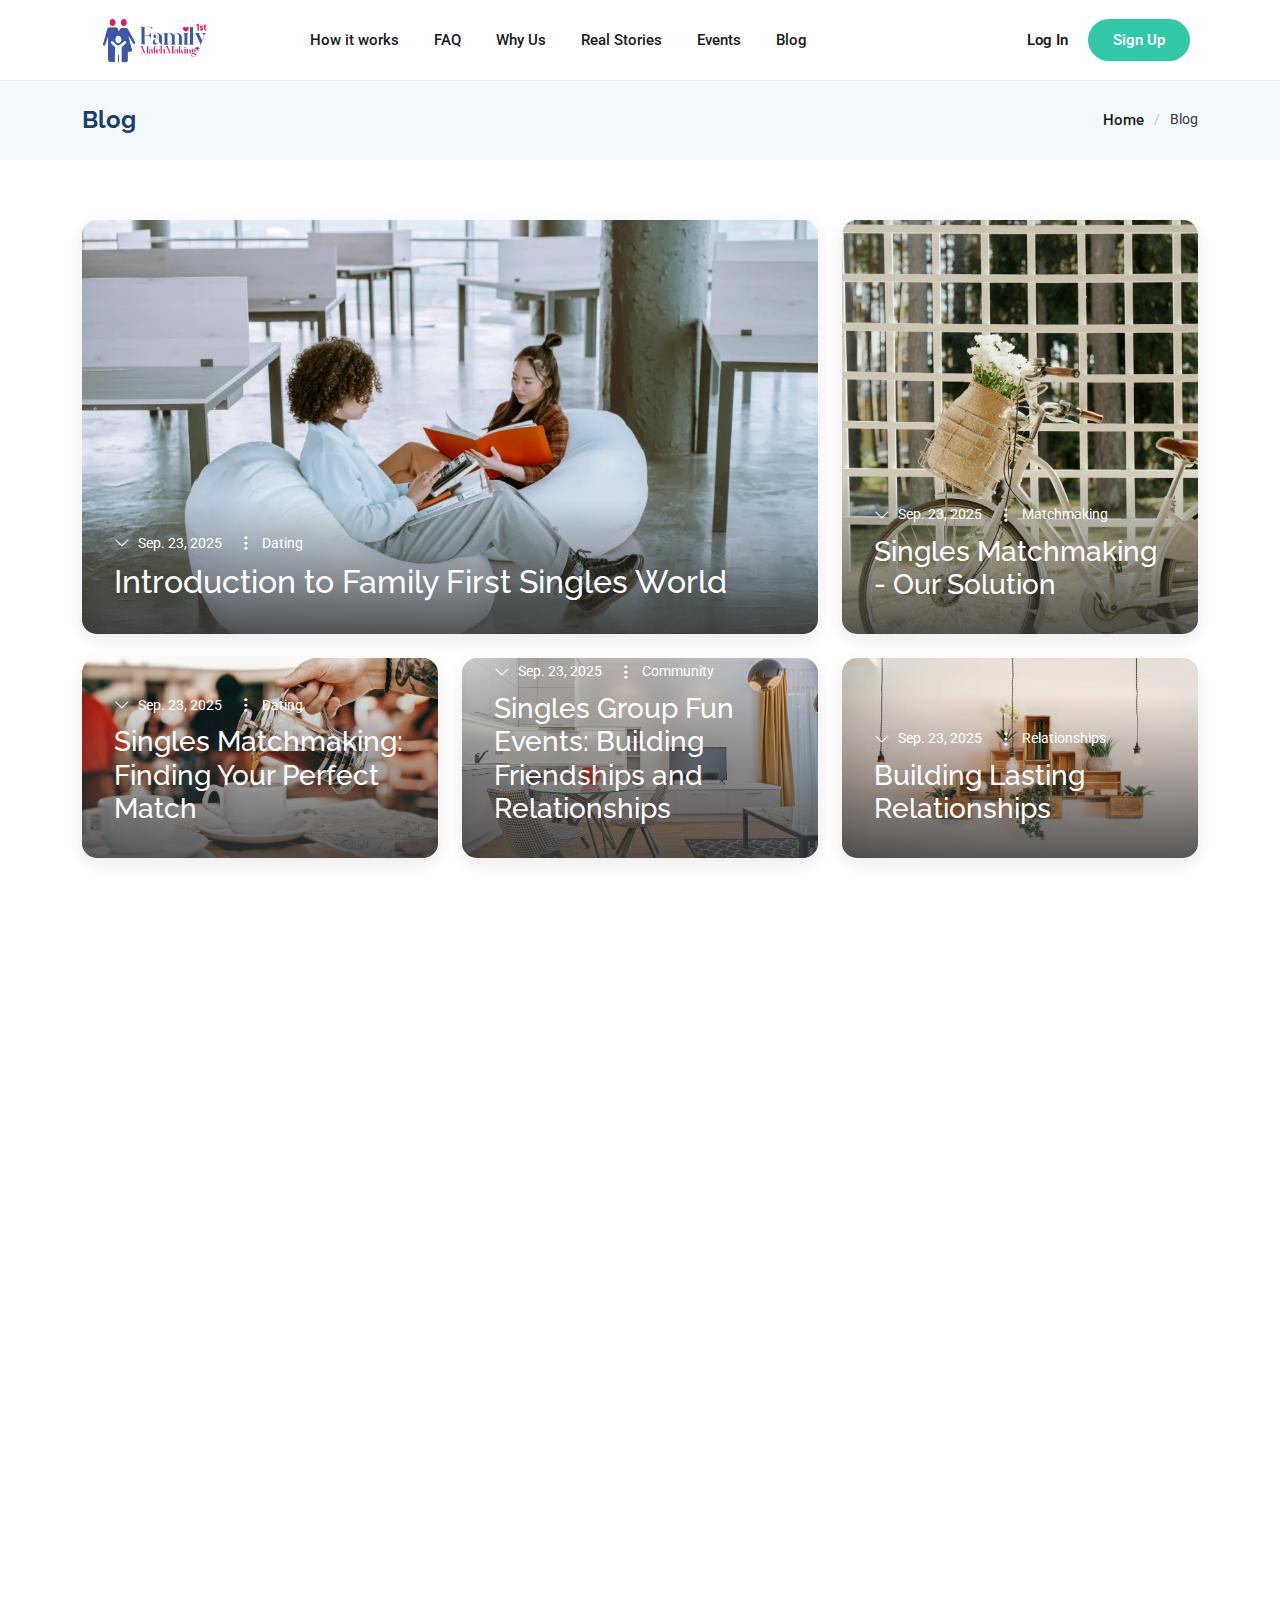
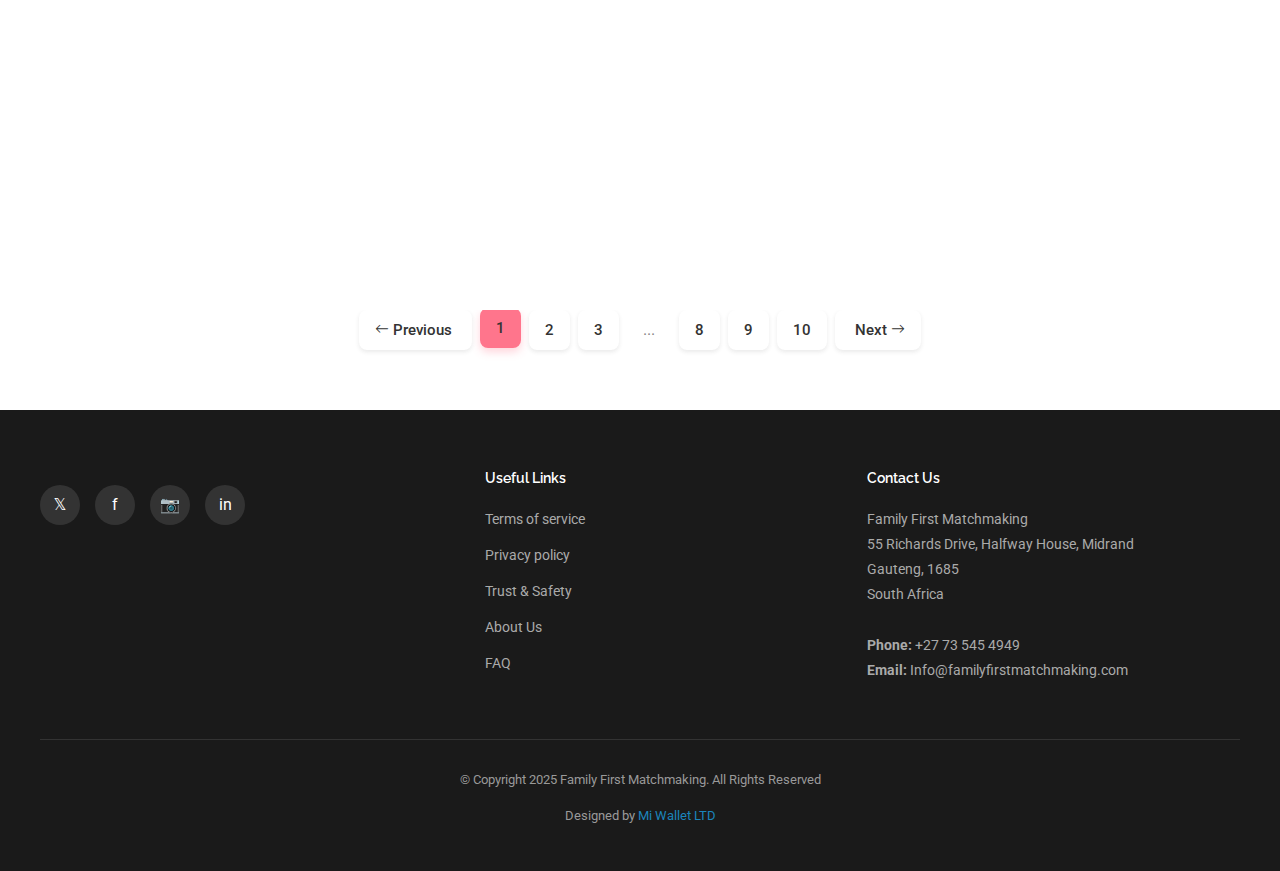
<file: blog.html>
<!DOCTYPE html>
<html lang="en">

<head>
  <meta charset="utf-8">
  <meta content="width=device-width, initial-scale=1.0" name="viewport">
  <title>Family First Matchmaking - Blog</title>
  <meta name="description" content="">
  <meta name="keywords" content="">

  <link href="assets/img/ffmicon.png" rel="icon">
  <link href="assets/img/apple-touch-icon.png" rel="apple-touch-icon">

  <link href="https://fonts.googleapis.com" rel="preconnect">
  <link href="https://fonts.gstatic.com" rel="preconnect" crossorigin>
  <link href="https://fonts.googleapis.com/css2?family=Roboto:ital,wght@0,100;0,300;0,400;0,500;0,700;0,900;1,100;1,300;1,400;1,500;1,700;1,900&family=Raleway:ital,wght@0,100;0,200;0,300;0,400;0,500;0,600;0,700;0,800;0,900;1,100;1,200;1,300;1,400;1,500;1,600;1,700;1,800;1,900&family=Ubuntu:ital,wght@0,300;0,400;0,500;0,700;1,300;1,400;1,500;1,700&display=swap" rel="stylesheet">

  <link href="assets/vendor/bootstrap/css/bootstrap.min.css" rel="stylesheet">
  <link href="assets/vendor/bootstrap-icons/bootstrap-icons.css" rel="stylesheet">
  <link href="assets/vendor/aos/aos.css" rel="stylesheet">
  <link href="assets/vendor/swiper/swiper-bundle.min.css" rel="stylesheet">
 <link href="assets/css/style.css" rel="stylesheet">
  <link href="assets/css/main.css" rel="stylesheet">

  </head>

<body class="blog-page">

   <header>
    <a href="index.html" class="logo-container">
      <img src="assets/img/ffmlogo.png" alt="Family First Matchmaking Logo" width="110" height="50">
    </a>
    
    <button class="menu-toggle" aria-label="Toggle navigation">
      ☰
    </button>
    
    <div class="nav-wrapper">
      <nav>
        <a href="how-it-works.html">How it works</a>
        <a href="faq.html">FAQ</a>
        <a href="about.html">Why Us</a>
        <a href="#stories">Real Stories</a>
        <a href="events.html">Events</a>
        <a href="blog.html">Blog</a>
      </nav>
      <div class="header-buttons">
        <a href="#" class="btn-login">Log In</a>
        <a href="register.html" class="btn-signup">Sign Up</a>

      </div>
    </div>
  </header>

  <main class="main">

    <div class="page-title light-background">
      <div class="container d-lg-flex justify-content-between align-items-center">
        <h1 class="mb-2 mb-lg-0">Blog</h1>
        <nav class="breadcrumbs">
          <ol>
            <li><a href="index.html">Home</a></li>
            <li class="current">Blog</li>
          </ol>
        </nav>
      </div>
    </div>
    <section id="blog-hero" class="blog-hero section">

      <div class="container" data-aos="fade-up" data-aos-delay="100">

        <div class="blog-grid">

          <article class="blog-item featured" data-aos="fade-up">
            <img src="assets/img/blog/blog-post-3.webp" alt="Blog Image" class="img-fluid">
            <div class="blog-content">
              <div class="post-meta">
                <span class="date" style="color: white;">Sep. 23, 2025</span>
                <span class="category" style="color: white;">Dating</span>
              </div>
              <h2 class="post-title">
                <a href="#" class="blog-post-link" data-bs-toggle="modal" data-bs-target="#blogPostModal"
                  data-post-title="Introduction to Family First Singles World"
                  data-post-content="Dating has always been an adventure, filled with excitement, anticipation, and sometimes disappointment. But what if there was a way to revolutionize the dating scene, making it easier to find your perfect match, connect with like-minded individuals, and build meaningful relationships? That's where Family First Singles World comes in. Founded by Amon Maseko, this innovative platform is changing the game and elevating the dating experience to new heights."><span style="color: rgb(255, 255, 255);">Introduction to Family First Singles World</span></a>
              </h2>
            </div>
          </article><article class="blog-item" data-aos="fade-up" data-aos-delay="100">
            <img src="assets/img/blog/blog-post-portrait-1.webp" alt="Blog Image" class="img-fluid">
            <div class="blog-content">
              <div class="post-meta">
                <span class="date" style="color: white;">Sep. 23, 2025</span>
                <span class="category" style="color: white;">Matchmaking</span>
              </div>
              <h3 class="post-title">
                <a href="#" class="blog-post-link" data-bs-toggle="modal" data-bs-target="#blogPostModal"
                  data-post-title="Singles Matchmaking - Our Solution"
                  data-post-content="Combining the best of both worlds, Family First has merged the timeless approach of traditional matchmaking with the convenience of modern online dating. This premium service offers a professional singles matchmaking experience that empowers members to take control of their love lives."><span style="color: white;">Singles Matchmaking - Our Solution</span></a>
              </h3>
            </div>
          </article><article class="blog-item" data-aos="fade-up" data-aos-delay="200">
            <img src="assets/img/blog/blog-post-9.webp" alt="Blog Image" class="img-fluid">
            <div class="blog-content">
              <div class="post-meta">
                <span class="date" style="color: white;" >Sep. 23, 2025</span>
                <span class="category" style="color: white;">Dating</span>
              </div>
              <h3 class="post-title">
                <a href="#" class="blog-post-link" data-bs-toggle="modal" data-bs-target="#blogPostModal"
                  data-post-title="Singles Matchmaking: Finding Your Perfect Match"
                  data-post-content="Singles matchmaking is a powerful tool for those who are serious about finding their perfect match. It's an opportunity to bypass the endless swiping and superficial connections that have become synonymous with online dating. Family First's professional matchmakers get to know you on a personal level, understanding your unique preferences, values, and relationship goals. They then use this information to carefully select potential partners who are not only compatible but also share your vision for a lasting relationship."><span style="color: white;">Singles Matchmaking: Finding Your Perfect Match</span></a>
              </h3>
            </div>
          </article><article class="blog-item" data-aos="fade-up" data-aos-delay="300">
            <img src="assets/img/blog/blog-post-7.webp" alt="Blog Image" class="img-fluid">
            <div class="blog-content">
              <div class="post-meta">
                <span class="date" style="color: white;">Sep. 23, 2025</span>
                <span class="category" style="color: white;">Community</span>
              </div>
              <h3 class="post-title">
                <a href="#" class="blog-post-link" data-bs-toggle="modal" data-bs-target="#blogPostModal"
                  data-post-title="Singles Group Fun Events: Building Friendships and Relationships"
                  data-post-content="In a world where virtual connections often replace genuine human interaction, Family First believes in the power of community. Their singles group fun events are designed to bring like-minded individuals together in a relaxed and enjoyable setting. These events provide the perfect opportunity to meet new people, build friendships, and potentially find a romantic connection outside of the traditional dating scene. It's a chance to engage in shared activities, discover new passions, and create lasting memories."><span style="color: white;">Singles Group Fun Events: Building Friendships and Relationships</span></a>
              </h3>
            </div>
          </article><article class="blog-item" data-aos="fade-up" data-aos-delay="400">
            <img src="assets/img/blog/blog-post-6.webp" alt="Blog Image" class="img-fluid">
            <div class="blog-content">
              <div class="post-meta">
                <span class="date" style="color: white;">Sep. 23, 2025</span>
                <span class="category" style="color: white;">Relationships</span>
              </div>
              <h3 class="post-title">
                <a href="#" class="blog-post-link" data-bs-toggle="modal" data-bs-target="#blogPostModal"
                  data-post-title="Building Lasting Relationships"
                  data-post-content="Finding your perfect match is just the beginning. The real work—and joy—lies in building a lasting relationship. At Family First, we're dedicated to helping our members every step of the way. We provide resources, guidance, and support to ensure that your relationship blossoms and thrives. From communication tips to conflict resolution strategies, we equip you with the tools you need to build a strong, healthy, and happy partnership. We believe that every relationship deserves a chance to succeed, and we're here to help you make it happen."><span style="color: white;">Building Lasting Relationships</span></a>
              </h3>
            </div>
          </article></div>

      </div>

    </section><section id="blog-posts" class="blog-posts section">

      <div class="container" data-aos="fade-up" data-aos-delay="100">
        <div class="row gy-4">

          <div class="col-lg-4">
            <article class="position-relative h-100">

              <div class="post-img position-relative overflow-hidden">
                <img src="assets/img/blog/blog-post-1.webp" class="img-fluid" alt="">
              </div>

              <div class="meta d-flex align-items-end">
                <span class="post-date"><span>23</span>Sep</span>
                <div class="d-flex align-items-center">
                  <i class="bi bi-person"></i> <span class="ps-2">Amon Maseko</span>
                </div>
                <span class="px-3 text-black-50">/</span>
                <div class="d-flex align-items-center">
                  <i class="bi bi-folder2"></i> <span class="ps-2">Matchmaking</span>
                </div>
              </div>

              <div class="post-content d-flex flex-column">

                <h3 class="post-title">Revolutionary Matchmaking</h3>
                <a href="#" class="readmore stretched-link blog-post-link" data-bs-toggle="modal" data-bs-target="#blogPostModal"
                  data-post-title="Revolutionary Matchmaking"
                  data-post-content="In today's fast-paced world, finding a meaningful connection can be a challenge. With so many online dating apps and services, it's easy to feel lost and overwhelmed. Family First has taken a revolutionary approach to matchmaking, combining a professional, personalized service with a modern, community-focused platform. We believe that true love is not a numbers game; it's about finding the right person, not just any person. Our expert matchmakers use a holistic approach to connect you with individuals who share your values, interests, and life goals."><span>Read More</span><i class="bi bi-arrow-right"></i></a>

              </div>

            </article>
          </div><div class="col-lg-4">
            <article class="position-relative h-100">

              <div class="post-img position-relative overflow-hidden">
                <img src="assets/img/blog/blog-post-2.webp" class="img-fluid" alt="">
              </div>

              <div class="meta d-flex align-items-end">
                <span class="post-date"><span>23</span>Sep</span>
                <div class="d-flex align-items-center">
                  <i class="bi bi-person"></i> <span class="ps-2">Amon Maseko</span>
                </div>
                <span class="px-3 text-black-50">/</span>
                <div class="d-flex align-items-center">
                  <i class="bi bi-folder2"></i> <span class="ps-2">Dating Advice</span>
                </div>
              </div>

              <div class="post-content d-flex flex-column">
                <h3 class="post-title">Expert Dating Advice</h3>
                <a href="#" class="readmore stretched-link blog-post-link" data-bs-toggle="modal" data-bs-target="#blogPostModal"
                  data-post-title="Expert Dating Advice"
                  data-post-content="Dating can be tough, but with the right guidance, it can also be an incredibly rewarding experience. Family First offers expert dating advice and coaching to help you navigate the complexities of modern relationships. Our team of experienced professionals will work with you to develop a personalized strategy, build your confidence, and enhance your communication skills. We'll help you identify your dating patterns, overcome any challenges, and ultimately, find the love you deserve."><span>Read More</span><i class="bi bi-arrow-right"></i></a>
              </div>

            </article>
          </div><div class="col-lg-4">
            <article class="position-relative h-100">

              <div class="post-img position-relative overflow-hidden">
                <img src="assets/img/blog/blog-post-3.webp" class="img-fluid" alt="">
              </div>
              <div class="meta d-flex align-items-end">
                <span class="post-date"><span>23</span>Sep</span>
                <div class="d-flex align-items-center">
                  <i class="bi bi-person"></i> <span class="ps-2">Amon Maseko</span>
                </div>
                <span class="px-3 text-black-50">/</span>
                <div class="d-flex align-items-center">
                  <i class="bi bi-folder2"></i> <span class="ps-2">Relationships</span>
                </div>
              </div>

              <div class="post-content d-flex flex-column">
                <h3 class="post-title">Revolutionizing the Dating Scene</h3>
                <a href="#" class="readmore stretched-link blog-post-link" data-bs-toggle="modal" data-bs-target="#blogPostModal"
                  data-post-title="Revolutionizing the Dating Scene"
                  data-post-content="Family First is not just a matchmaking service; it's a movement. We're on a mission to revolutionize the dating scene, one meaningful connection at a time. We've created a platform where singles can feel safe, supported, and empowered to find love on their own terms. We're challenging the status quo and proving that it's possible to find a genuine, lasting relationship without compromising on your values or wasting your time. Join us in this new era of dating, where authenticity and connection are at the heart of every interaction."><span>Read More</span><i class="bi bi-arrow-right"></i></a>
              </div>

            </article>
          </div><div class="col-lg-4">
            <article class="position-relative h-100">

              <div class="post-img position-relative overflow-hidden">
                <img src="assets/img/blog/blog-post-4.webp" class="img-fluid" alt="">
              </div>
              <div class="meta d-flex align-items-end">
                <span class="post-date"><span>23</span>Sep</span>
                <div class="d-flex align-items-center">
                  <i class="bi bi-person"></i> <span class="ps-2">Amon Maseko</span>
                </div>
                <span class="px-3 text-black-50">/</span>
                <div class="d-flex align-items-center">
                  <i class="bi bi-folder2"></i> <span class="ps-2">Dating</span>
                </div>
              </div>

              <div class="post-content d-flex flex-column">
                <h3 class="post-title">Embracing a New Era of Dating with Family First Singles World</h3>
                <a href="#" class="readmore stretched-link blog-post-link" data-bs-toggle="modal" data-bs-target="#blogPostModal"
                  data-post-title="Embracing a New Era of Dating with Family First Singles World"
                  data-post-content="Family First is more than just a dating platform; it's a community. We've created a safe and supportive environment where singles can connect, share experiences, and learn from one another. Our team of experts is dedicated to helping you navigate the dating world with confidence and clarity. We're committed to providing a personalized service that is tailored to your unique needs and goals. We believe that every single person deserves a chance at finding true love, and we're here to make that a reality."><span>Read More</span><i class="bi bi-arrow-right"></i></a>
              </div>

            </article>
          </div><div class="col-lg-4">
            <article class="position-relative h-100">

              <div class="post-img position-relative overflow-hidden">
                <img src="assets/img/blog/blog-post-5.webp" class="img-fluid" alt="">
              </div>

              <div class="meta d-flex align-items-end">
                <span class="post-date"><span>23</span>Sep</span>
                <div class="d-flex align-items-center">
                  <i class="bi bi-person"></i> <span class="ps-2">Amon Maseko</span>
                </div>
                <span class="px-3 text-black-50">/</span>
                <div class="d-flex align-items-center">
                  <i class="bi bi-folder2"></i> <span class="ps-2">Relationships</span>
                </div>
              </div>

              <div class="post-content d-flex flex-column">

                <h3 class="post-title">Founder Story</h3>
                <a href="#" class="readmore stretched-link blog-post-link" data-bs-toggle="modal" data-bs-target="#blogPostModal"
                  data-post-title="Founder Story"
                  data-post-content="Every great idea starts with a simple thought. For Family First, that thought was: 'There has to be a better way.' Our founder, Amon Maseko, saw a need for a more authentic, personal, and effective approach to dating. He envisioned a platform that would combine the best of traditional matchmaking with the convenience of modern technology. His passion for helping people find love led him to create a service that is changing the lives of singles everywhere."><span>Read More</span><i class="bi bi-arrow-right"></i></a>

              </div>

            </article>
          </div><div class="col-lg-4">
            <article class="position-relative h-100">

              <div class="post-img position-relative overflow-hidden">
                <img src="assets/img/blog/blog-post-6.webp" class="img-fluid" alt="">
              </div>

              <div class="meta d-flex align-items-end">
                <span class="post-date"><span>23</span>Sep</span>
                <div class="d-flex align-items-center">
                  <i class="bi bi-person"></i> <span class="ps-2">Amon Maseko</span>
                </div>
                <span class="px-3 text-black-50">/</span>
                <div class="d-flex align-items-center">
                  <i class="bi bi-folder2"></i> <span class="ps-2">Events</span>
                </div>
              </div>

              <div class="post-content d-flex flex-column">

                <h3 class="post-title">Future Plans and Upcoming Group Fun Events</h3>
                <a href="#" class="readmore stretched-link blog-post-link" data-bs-toggle="modal" data-bs-target="#blogPostModal"
                  data-post-title="Future Plans and Upcoming Group Fun Events"
                  data-post-content="Family First has exciting plans for the future. They are constantly working on expanding their range of group fun events to cater to the ever-evolving interests of singles. Upcoming group fun events include hiking trips to breathtaking landscapes, picnics in picturesque parks, and wine tasting events featuring the finest wines from around the world. Stay updated with the latest event announcements on the Family First website to ensure you don't miss out on any of the fun."><span>Read More</span><i class="bi bi-arrow-right"></i></a>

              </div>

            </article>
          </div></div>
      </div>

    </section><section id="pagination-2" class="pagination-2 section">

      <div class="container">
        <nav class="d-flex justify-content-center" aria-label="Page navigation">
          <ul>
            <li>
              <a href="#" aria-label="Previous page">
                <i class="bi bi-arrow-left"></i>
                <span class="d-none d-sm-inline">Previous</span>
              </a>
            </li>

            <li><a href="#" class="active">1</a></li>
            <li><a href="#">2</a></li>
            <li><a href="#">3</a></li>
            <li class="ellipsis">...</li>
            <li><a href="#">8</a></li>
            <li><a href="#">9</a></li>
            <li><a href="#">10</a></li>

            <li>
              <a href="#" aria-label="Next page">
                <span class="d-none d-sm-inline">Next</span>
                <i class="bi bi-arrow-right"></i>
              </a>
            </li>
          </ul>
        </nav>
      </div>

    </section></main>

<footer>
    <div class="footer-content">
      <div class="footer-col">
       
        <div class="social-links">
          <a href="#">𝕏</a>
          <a href="#">f</a>
          <a href="#">📷</a>
          <a href="#">in</a>
        </div>
      </div>
      <div class="footer-col">
       
        <ul>
           <h4 style="color: white;">Useful Links</h4>
          <li><a href="terms.html">Terms of service</a></li>
          <li><a href="privacy.html">Privacy policy</a></li>
          <li><a href="trust.html">Trust & Safety</a></li>
          <li><a href="about.html">About Us</a></li>
          <li><a href="faq.html">FAQ</a></li>
        </ul>
      </div>
      <div class="footer-col">
        <h4 style="color: white;">Contact Us</h4>
        <p>Family First Matchmaking <br>
          55 Richards Drive, Halfway House, Midrand<br>
          Gauteng, 1685<br>
          South Africa<br><br>
          <strong>Phone:</strong> +27 73 545 4949<br>
          <strong>Email:</strong> Info@familyfirstmatchmaking.com
        </p>
      </div>
    </div>
    <div class="footer-bottom">
      <p>© Copyright 2025 Family First Matchmaking. All Rights Reserved</p>
      <p>Designed by <a href="https//miwalletmw.com"><span style="color: #1B85BC; ">Mi Wallet LTD</span></a></p>
    </div>
  </footer>
  <a href="#" id="scroll-top" class="scroll-top d-flex align-items-center justify-content-center"><i class="bi bi-arrow-up-short"></i></a>

  <div id="preloader"></div>

  <div class="modal fade" id="blogPostModal" tabindex="-1" aria-labelledby="blogPostModalLabel" aria-hidden="true">
    <div class="modal-dialog modal-dialog-centered modal-lg">
      <div class="modal-content">
        <div class="modal-header">
          <h5 class="modal-title" id="blogPostModalLabel"></h5>
          <button type="button" class="btn-close" data-bs-dismiss="modal" aria-label="Close"></button>
        </div>
        <div class="modal-body">
          <p id="blogPostContent"></p>
        </div>
      </div>
    </div>
  </div>

  <script src="assets/vendor/bootstrap/js/bootstrap.bundle.min.js"></script>
  <script src="assets/vendor/php-email-form/validate.js"></script>
  <script src="assets/vendor/aos/aos.js"></script>
  <script src="assets/vendor/purecounter/purecounter_vanilla.js"></script>
  <script src="assets/vendor/swiper/swiper-bundle.min.js"></script>

  <script src="assets/js/main.js"></script>

  <script>
    document.addEventListener('DOMContentLoaded', function() {
      const blogPostModal = document.getElementById('blogPostModal');
      const modalTitle = document.getElementById('blogPostModalLabel');
      const modalContent = document.getElementById('blogPostContent');

      blogPostModal.addEventListener('show.bs.modal', function(event) {
        // Button that triggered the modal
        const button = event.relatedTarget;
        // Extract info from data-bs-* attributes
        const postTitle = button.getAttribute('data-post-title');
        const postContent = button.getAttribute('data-post-content');

        modalTitle.textContent = postTitle;
        modalContent.textContent = postContent;
      });
    });
  </script>

</body>

</html>
</file>
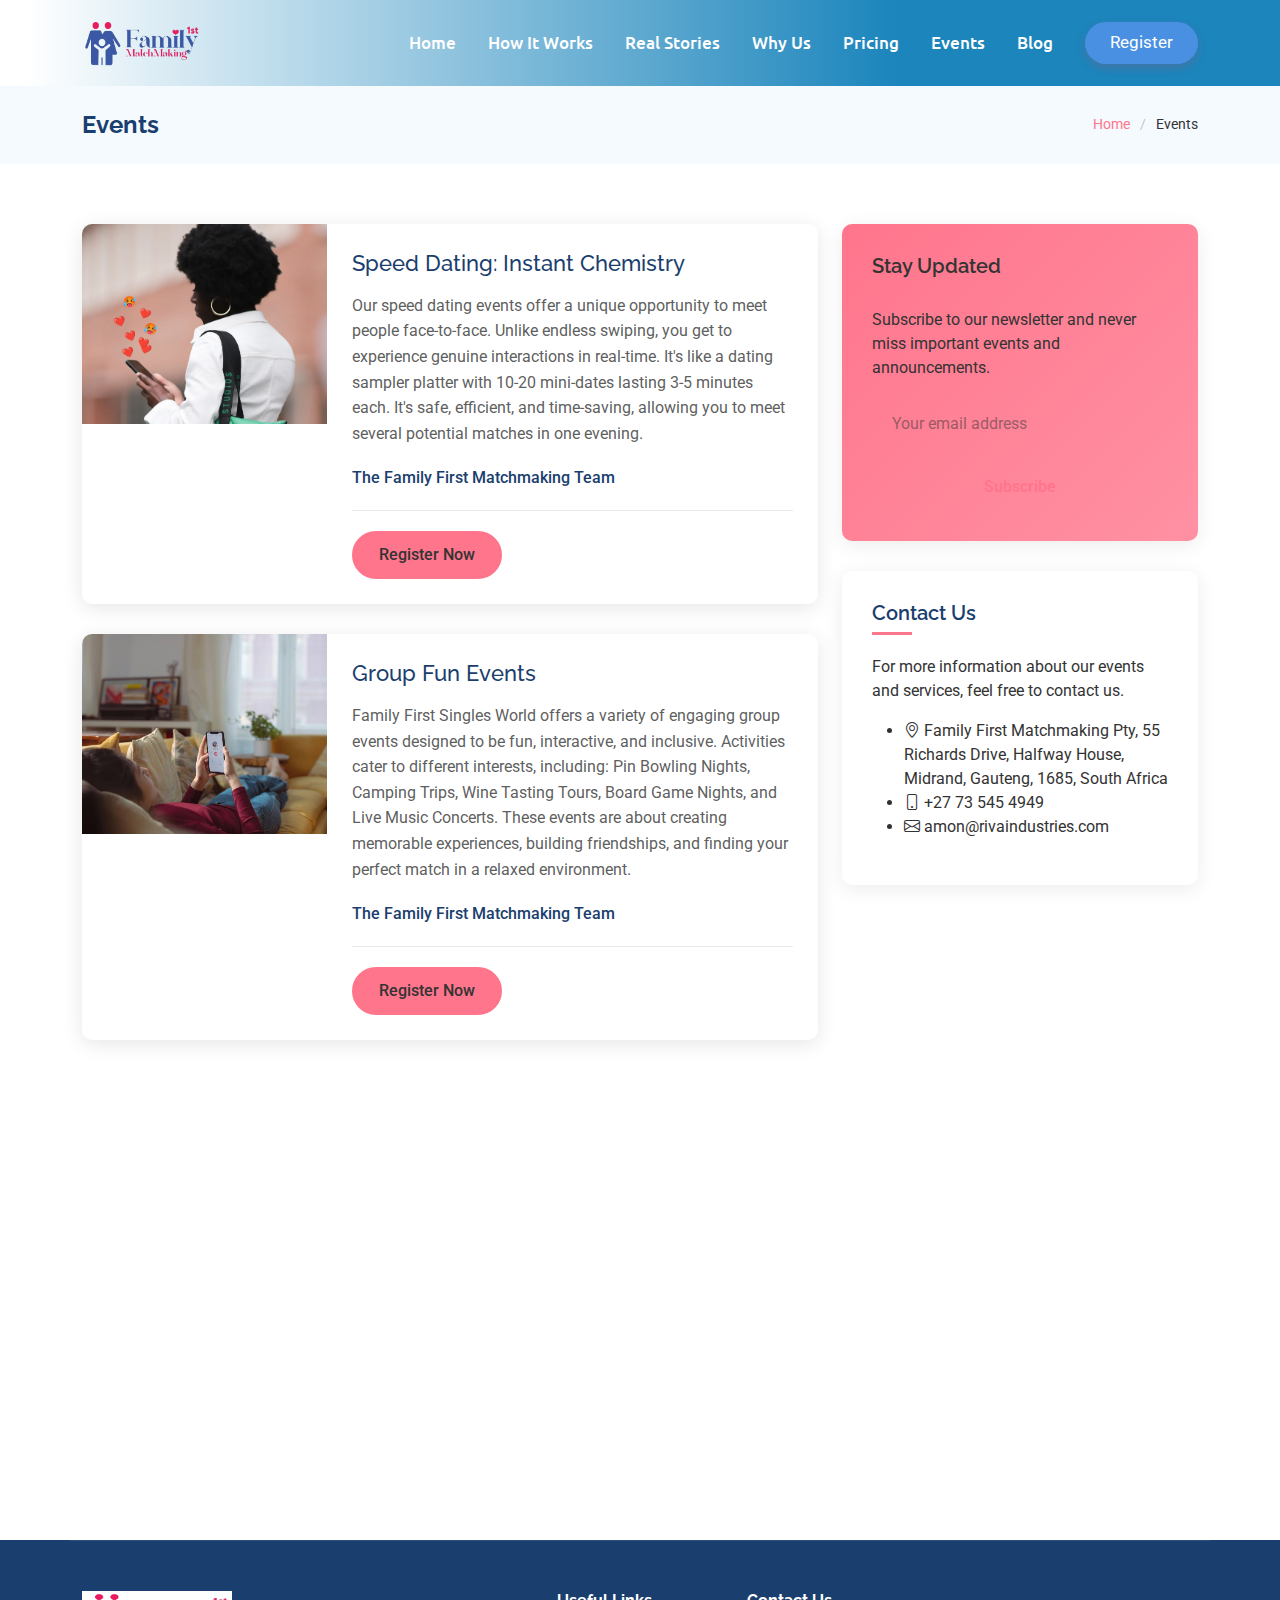
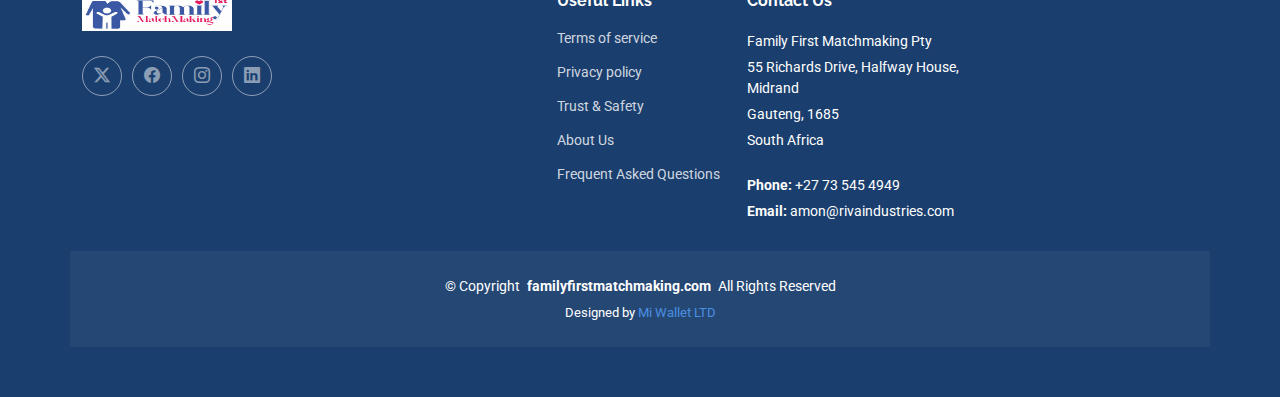
<file: events.html>
<!DOCTYPE html>
<html lang="en">

<head>
  <meta charset="utf-8">
  <meta content="width=device-width, initial-scale=1.0" name="viewport">
  <title>Family First Matchmaking - Events</title>
  <meta name="description" content="Discover engaging singles events from Family First Matchmaking, including speed dating, exclusive social events, and a variety of group fun activities.">
  <meta name="keywords" content="Family First Matchmaking, singles events, speed dating, exclusive events, group activities, dating events">

  <link href="assets/img/ffmicon.png" rel="icon">
  <link href="assets/img/apple-touch-icon.png" rel="apple-touch-icon">

  <link href="https://fonts.googleapis.com" rel="preconnect">
  <link href="https://fonts.gstatic.com" rel="preconnect" crossorigin>
  <link href="https://fonts.googleapis.com/css2?family=Roboto:ital,wght@0,100;0,300;0,400;0,500;0,700;0,900;1,100;1,300;1,400;1,500;1,700;1,900&family=Raleway:ital,wght@0,100;0,200;0,300;0,400;0,500;0,600;0,700;0,800;0,900;1,100;1,200;1,300;1,400;1,500;1,600;1,700;1,800;1,900&family=Ubuntu:ital,wght@0,300;0,400;0,500;0,700;1,300;1,400;1,500;1,700&display=swap" rel="stylesheet">

  <link href="assets/vendor/bootstrap/css/bootstrap.min.css" rel="stylesheet">
  <link href="assets/vendor/bootstrap-icons/bootstrap-icons.css" rel="stylesheet">
  <link href="assets/vendor/aos/aos.css" rel="stylesheet">
  <link href="assets/vendor/swiper/swiper-bundle.min.css" rel="stylesheet">

  <link href="assets/css/main.css" rel="stylesheet">
</head>

<body class="events-page">

   <header id="header" class="header d-flex align-items-center sticky-top">
    <div class="container-fluid container-xl position-relative d-flex align-items-center">

      <a href="index.html" class="logo d-flex align-items-center me-auto">
      
            <img src="assets/img/ffmlogo.png" alt="Family First Matchmaking Logo" width="50" height="50" class="d-inline-block align-middle me-2">
            
          
      </a>

      <nav id="navmenu" class="navmenu">
        <ul>
          <li><a href="index.html">Home</a></li>
          <li><a href="index.html#featured-courses">How It Works</a></li>
          <li><a href="index.html#testimonials">Real Stories</a></li>
          <li><a href="index.html#cta">Why Us</a></li>
          <li><a href="index.html#pricing">Pricing</a></li>
          <li><a href="events.html" class="active">Events</a></li>
          <li><a href="blog.html">Blog</a></li>
        </ul>
        <i class="mobile-nav-toggle d-xl-none bi bi-list"></i>
      </nav>

      <a class="btn-getstarted" href="register.html">Register</a>

    </div>
  </header>
  <main class="main">

    <div class="page-title light-background">
      <div class="container d-lg-flex justify-content-between align-items-center">
        <h1 class="mb-2 mb-lg-0">Events</h1>
        <nav class="breadcrumbs">
          <ol>
            <li><a href="index.html">Home</a></li>
            <li class="current">Events</li>
          </ol>
        </nav>
      </div>
    </div><section id="courses-events" class="courses-events section">

      <div class="container" data-aos="fade-up" data-aos-delay="100">

        <div class="row">

          <div class="col-lg-8">

            <article class="event-card" data-aos="fade-up" data-aos-delay="200">
              <div class="row g-0">
                <div class="col-md-4">
                  <div class="event-image">
                    <img src="assets/img/love5.webp" class="img-fluid" alt="Speed Dating Event">
                  </div>
                </div>
                <div class="col-md-8">
                  <div class="event-content">
                    <h3 class="event-title">
                      <a href="#">Speed Dating: Instant Chemistry</a>
                    </h3>
                    <p class="event-description">Our speed dating events offer a unique opportunity to meet people face-to-face. Unlike endless swiping, you get to experience genuine interactions in real-time. It's like a dating sampler platter with 10-20 mini-dates lasting 3-5 minutes each. It's safe, efficient, and time-saving, allowing you to meet several potential matches in one evening.</p>
                    <div class="event-footer">
                      <div class="instructor">
                        <span>The Family First Matchmaking Team</span>
                      </div>
                    </div>
                    <div class="event-actions">
                      <a href="register.html" class="btn btn-primary">Register Now</a>
                    </div>
                  </div>
                </div>
              </div>
            </article><article class="event-card" data-aos="fade-up" data-aos-delay="300">
              <div class="row g-0">
                <div class="col-md-4">
                  <div class="event-image">
                    <img src="assets/img/love6.jpeg" class="img-fluid" alt="Group Events">
                  </div>
                </div>
                <div class="col-md-8">
                  <div class="event-content">
                    <h3 class="event-title">
                      <a href="#">Group Fun Events</a>
                    </h3>
                    <p class="event-description">Family First Singles World offers a variety of engaging group events designed to be fun, interactive, and inclusive. Activities cater to different interests, including: Pin Bowling Nights, Camping Trips, Wine Tasting Tours, Board Game Nights, and Live Music Concerts. These events are about creating memorable experiences, building friendships, and finding your perfect match in a relaxed environment.</p>
                    <div class="event-footer">
                      <div class="instructor">
                        <span>The Family First Matchmaking Team</span>
                      </div>
                    </div>
                    <div class="event-actions">
                      <a href="register.html" class="btn btn-primary">Register Now</a>
                    </div>
                  </div>
                </div>
              </div>
            </article><article class="event-card" data-aos="fade-up" data-aos-delay="400">
              <div class="row g-0">
                <div class="col-md-4">
                  <div class="event-image">
                    <img src="assets/img/love7.webp" class="img-fluid" alt="Exclusive Events">
                  </div>
                </div>
                <div class="col-md-8">
                  <div class="event-content">
                    <h3 class="event-title">
                      <a href="#">Exclusive Social Events</a>
                    </h3>
                    <p class="event-description">For our members, we offer exclusive social events designed to provide a more intimate and personalized experience. These events, which include private dinners, VIP gatherings, and themed parties, are carefully curated to ensure a high-quality environment for building genuine connections with others who share your interests and values.</p>
                    <div class="event-footer">
                      <div class="instructor">
                        <span>The Family First Matchmaking Team</span>
                      </div>
                    </div>
                    <div class="event-actions">
                      <a href="register.html" class="btn btn-primary">Register Now</a>
                    </div>
                  </div>
                </div>
              </div>
            </article></div>

          <div class="col-lg-4">
            <div class="sidebar-widget newsletter-widget" data-aos="fade-up" data-aos-delay="200">
              <h4 class="widget-title">Stay Updated</h4>
              <p>Subscribe to our newsletter and never miss important events and announcements.</p>
              <form action="forms/newsletter.php" method="post" class="php-email-form newsletter-form">
                <input type="email" name="email" placeholder="Your email address" required="">
                <button type="submit">Subscribe</button>
                <div class="loading">Loading</div>
                <div class="error-message"></div>
                <div class="sent-message">Your subscription request has been sent. Thank you!</div>
              </form>
            </div><div class="sidebar-widget contact-widget" data-aos="fade-up" data-aos-delay="300">
              <h4 class="widget-title">Contact Us</h4>
              <p>For more information about our events and services, feel free to contact us.</p>
              <ul class="contact-info">
                <li><i class="bi bi-geo-alt"></i> Family First Matchmaking Pty, 55 Richards Drive, Halfway House, Midrand, Gauteng, 1685, South Africa</li>
                <li><i class="bi bi-phone"></i> +27 73 545 4949</li>
                <li><i class="bi bi-envelope"></i> amon@rivaindustries.com</li>
              </ul>
            </div></div>
        </div>

      </div>

    </section></main>

  <footer id="footer" class="footer accent-background">

    <div class="container footer-top">
      <div class="row gy-4">
        <div class="col-lg-5 col-md-12 footer-about">
            <a href="index.html" class="logo d-flex align-items-center me-auto">
      
                <img src="assets/img/ffmlogo.jpg" alt="Family First Matchmaking Logo" width="150" height="100" class="d-inline-block align-middle me-2">
                 
      </a>
            
      </a>
          
          <div class="social-links d-flex mt-4">
            <a href=""><i class="bi bi-twitter-x"></i></a>
            <a href=""><i class="bi bi-facebook"></i></a>
            <a href=""><i class="bi bi-instagram"></i></a>
            <a href=""><i class="bi bi-linkedin"></i></a>
          </div>
        </div>

        <div class="col-lg-2 col-6 footer-links">
          <h4>Useful Links</h4>
          <ul>
            <li><a href="terms.html">Terms of service</a></li>
            <li><a href="privacy.html">Privacy policy</a></li>
            <li><a href="terms.html">Trust & Safety</a></li>
            <li><a href="about.html">About Us</a></li>
            <li><a href="faq.html">Frequent Asked Questions</a></li>
          </ul>
        </div>


        <div class="col-lg-3 col-md-12 footer-contact text-center text-md-start">
          <h4>Contact Us</h4>
          <p>Family First Matchmaking Pty</p>
          <p>55 Richards Drive, Halfway House, Midrand</p>
          <p>Gauteng, 1685</p>
          <p>South Africa</p>
          <p class="mt-4"><strong>Phone:</strong> <span>+27 73 545 4949</span></p>
          <p><strong>Email:</strong> <span>amon@rivaindustries.com</span></p>
        </div>

      </div>
    </div>

    <div class="container copyright text-center mt-4">
      <p>© <span>Copyright</span> <strong class="px-1 sitename">familyfirstmatchmaking.com</strong> <span>All Rights Reserved</span></p>
      <div class="credits">
        Designed by <a href="https://miwalletmw.com">Mi Wallet LTD</a>
      </div>
    </div>

  </footer>
  <a href="#" id="scroll-top" class="scroll-top d-flex align-items-center justify-content-center"><i class="bi bi-arrow-up-short"></i></a>

  <div id="preloader"></div>

  <script src="assets/vendor/bootstrap/js/bootstrap.bundle.min.js"></script>
  <script src="assets/vendor/php-email-form/validate.js"></script>
  <script src="assets/vendor/aos/aos.js"></script>
  <script src="assets/vendor/purecounter/purecounter_vanilla.js"></script>
  <script src="assets/vendor/swiper/swiper-bundle.min.js"></script>

  <script src="assets/js/main.js"></script>

</body>

</html>
</file>
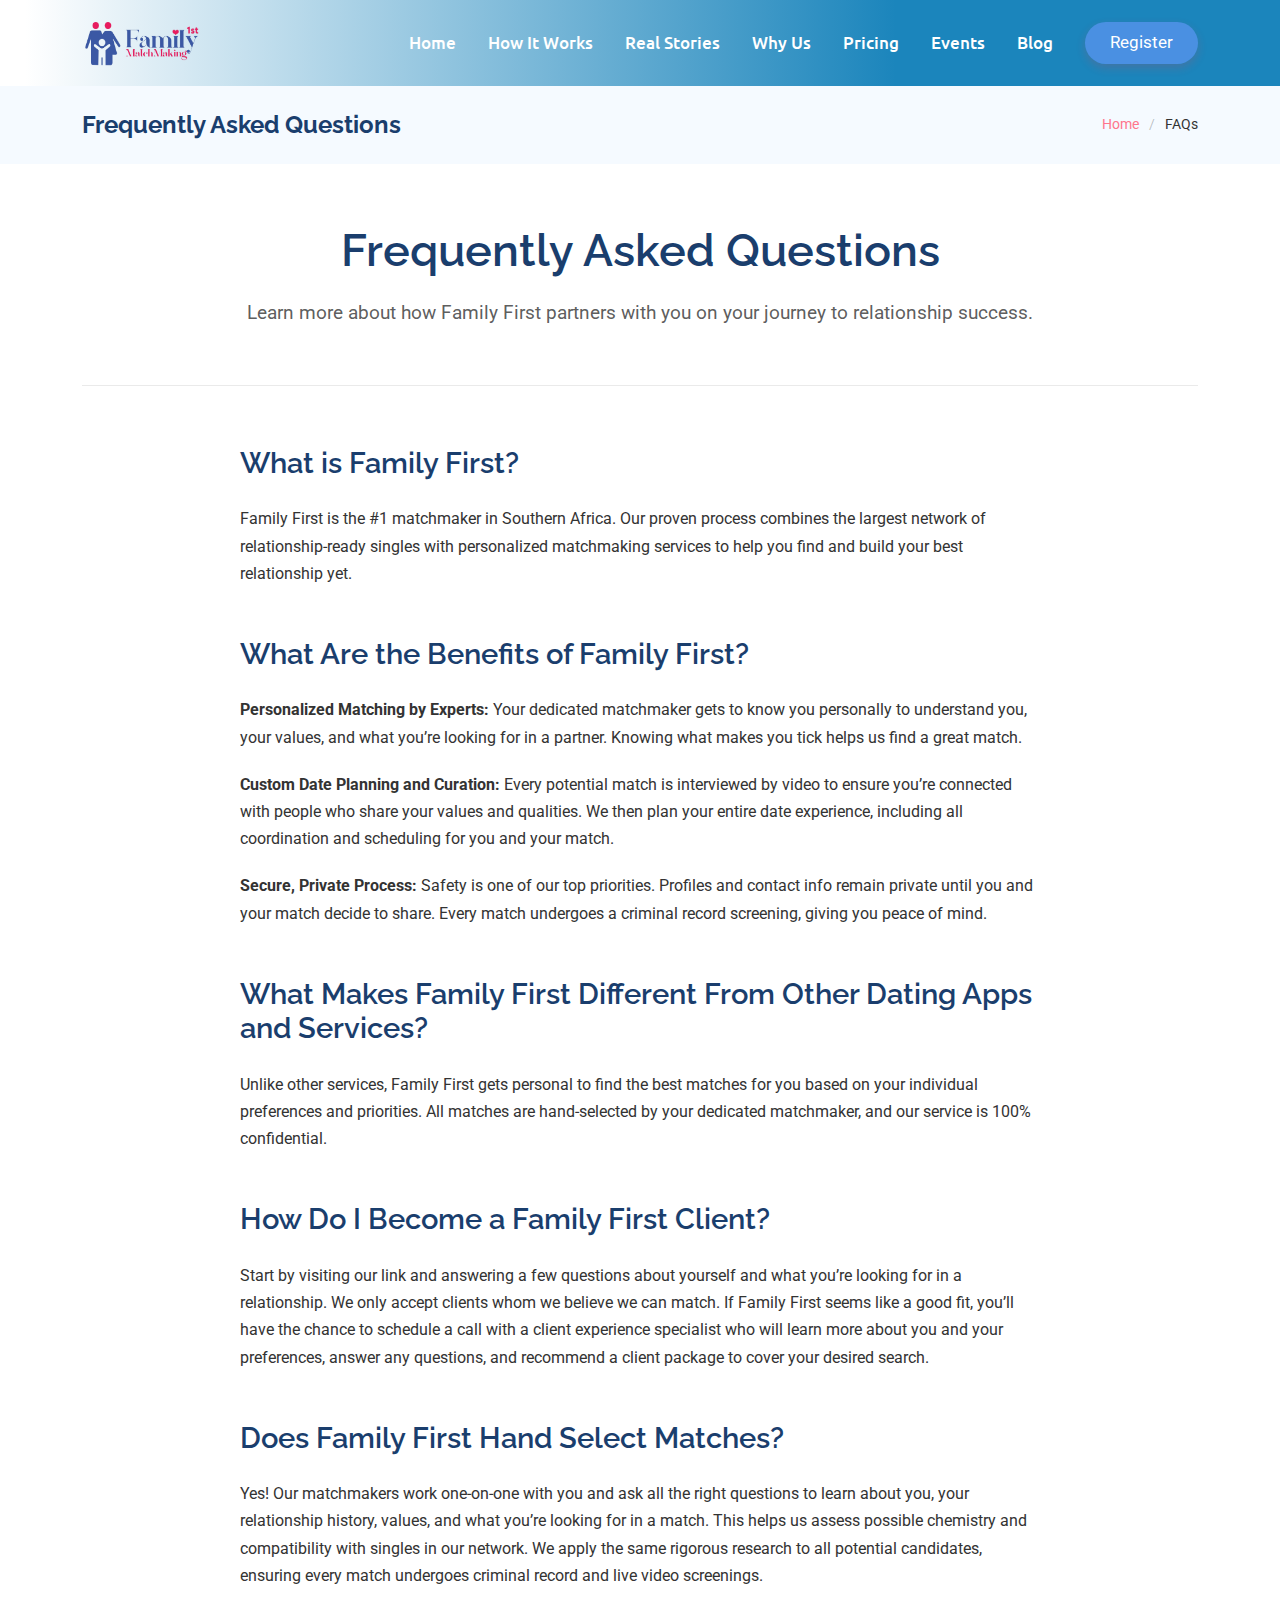
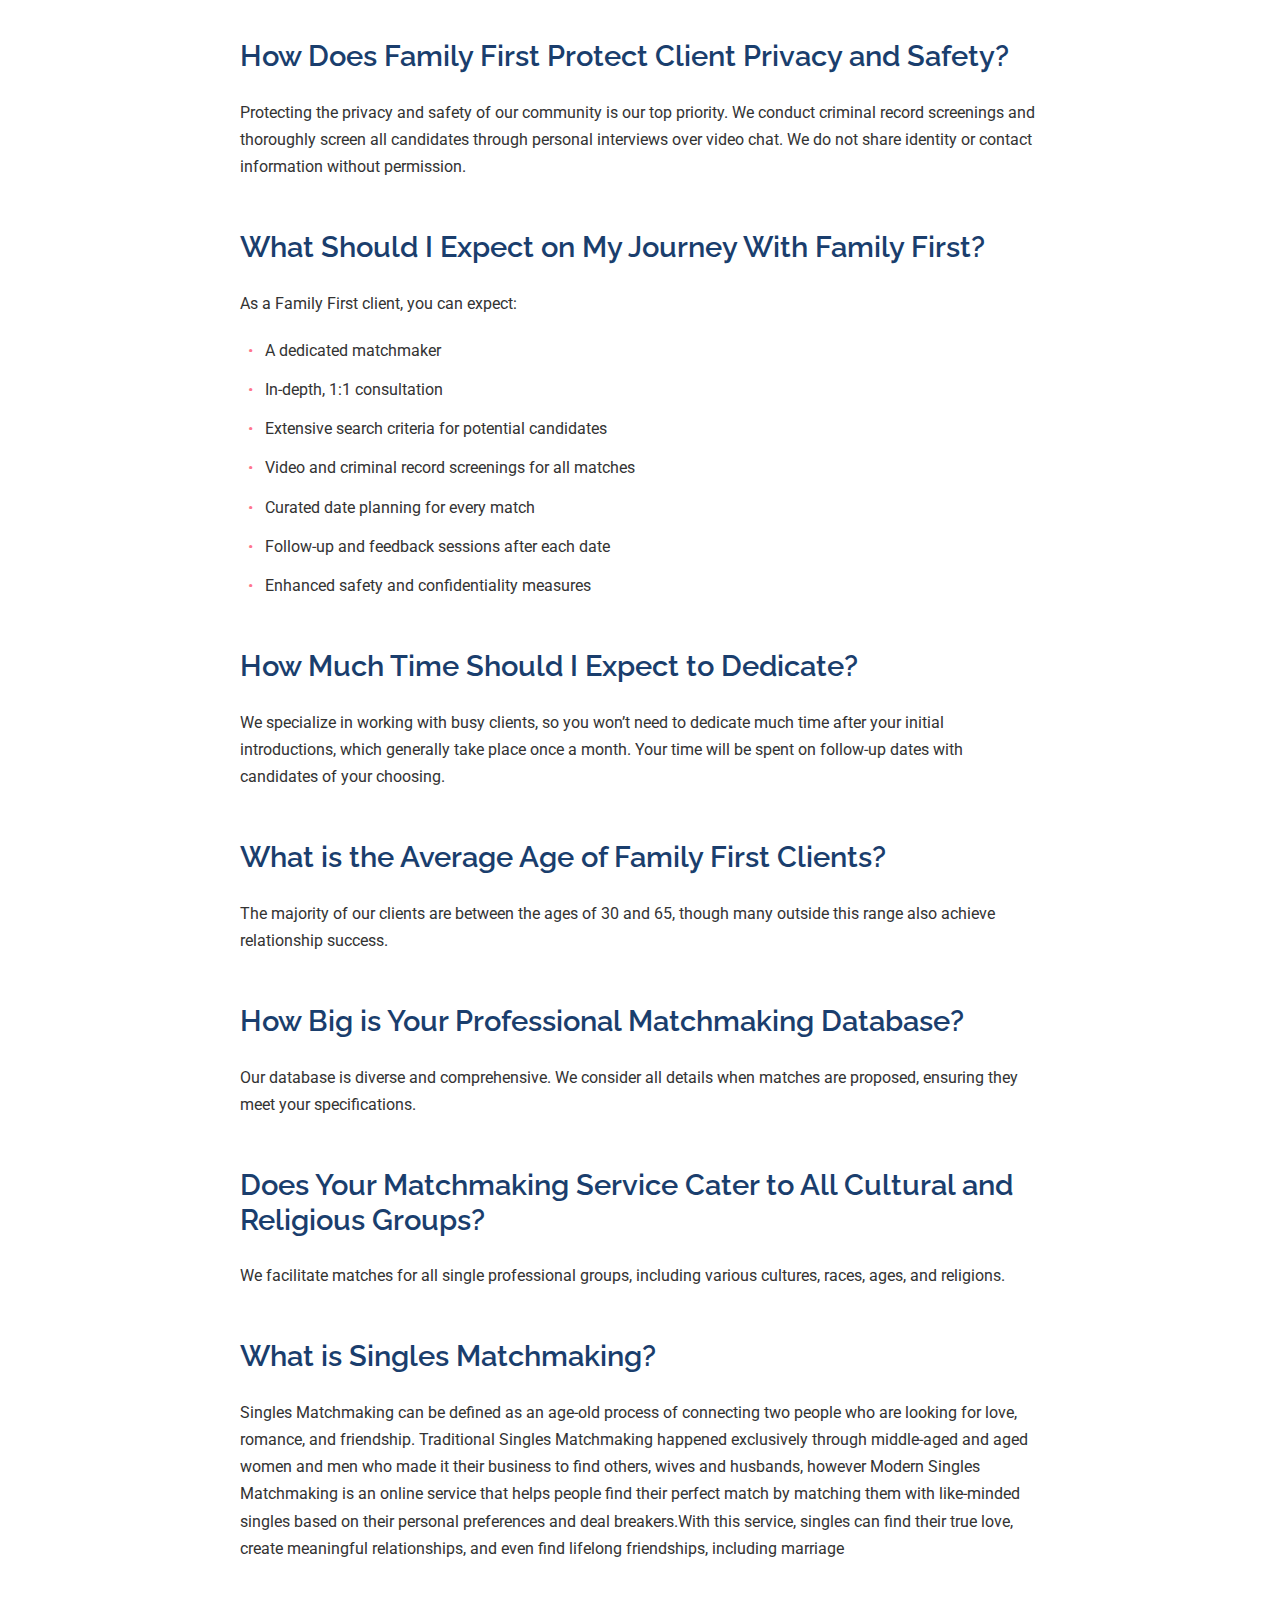
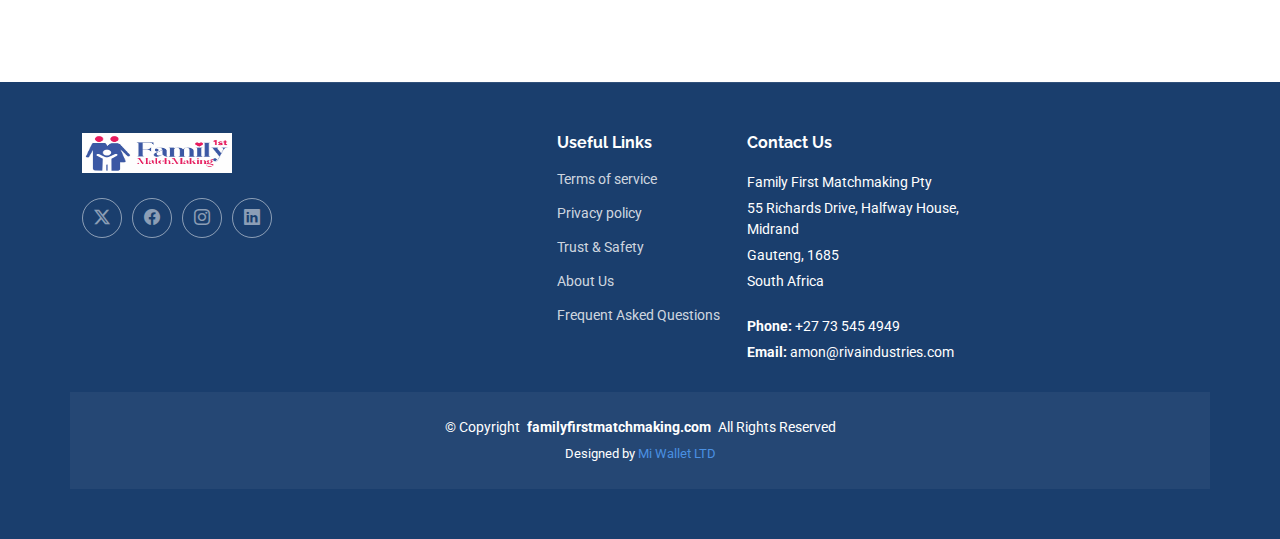
<file: faq.html>
<!DOCTYPE html>
<html lang="en">

<head>
  <meta charset="utf-8">
  <meta content="width=device-width, initial-scale=1.0" name="viewport">
  <title>Family First Matchmaking- FAQ</title>
  <meta name="description" content="Dedicated to intentional dating, meaningful connections, and future families. With verified, screened singles profiles, due diligence and thorough background checks, we ensure your journey is safe, sincere and scam-free.">
  <meta name="keywords" content="matchmaking, dating, relationships, South Africa, family, singles, partner, love">

  <link href="assets/img/ffmicon.png" rel="icon">
  <link href="assets/img/apple-touch-icon.png" rel="apple-touch-icon">

  <link href="https://fonts.googleapis.com" rel="preconnect">
  <link href="https://fonts.gstatic.com" rel="preconnect" crossorigin>
  <link href="https://fonts.googleapis.com/css2?family=Roboto:ital,wght@0,100;0,300;0,400;0,500;0,700;0,900;1,100;1,300;1,400;1,500;1,700;1,900&family=Raleway:ital,wght@0,100;0,200;0,300;0,400;0,500;0,600;0,700;0,800;0,900;1,100;1,200;1,300;1,400;1,500;1,600;1,700;1,800;1,900&family=Ubuntu:ital,wght@0,300;0,400;0,500;0,700;1,300;1,400;1,500;1,700&display=swap" rel="stylesheet">

  <link href="assets/vendor/bootstrap/css/bootstrap.min.css" rel="stylesheet">
  <link href="assets/vendor/bootstrap-icons/bootstrap-icons.css" rel="stylesheet">
  <link href="assets/vendor/aos/aos.css" rel="stylesheet">
  <link href="assets/vendor/swiper/swiper-bundle.min.css" rel="stylesheet">

  <link href="assets/css/main.css" rel="stylesheet">

  </head>
<body class="index-page">

     <header id="header" class="header d-flex align-items-center sticky-top">
    <div class="container-fluid container-xl position-relative d-flex align-items-center">

      <a href="index.html" class="logo d-flex align-items-center me-auto">
      
            <img src="assets/img/ffmlogo.png" alt="Family First Matchmaking Logo" width="50" height="50" class="d-inline-block align-middle me-2">
            
          
      </a>

      <nav id="navmenu" class="navmenu">
        <ul>
          <li><a href="index.html">Home</a></li>
          <li><a href="index.html#featured-courses">How It Works</a></li>
          <li><a href="index.html#testimonials">Real Stories</a></li>
          <li><a href="index.html#cta">Why Us</a></li>
          <li><a href="index.html#pricing">Pricing</a></li>
          <li><a href="events.html">Events</a></li>
          <li><a href="blog.html">Blog</a></li>
        </ul>
        <i class="mobile-nav-toggle d-xl-none bi bi-list"></i>
      </nav>

      <a class="btn-getstarted" href="register.html">Register</a>

    </div>
  </header>

  <main class="main">

    <div class="page-title light-background">
      <div class="container d-lg-flex justify-content-between align-items-center">
        <h1 class="mb-2 mb-lg-0">Frequently Asked Questions</h1>
        <nav class="breadcrumbs">
          <ol>
            <li><a href="index.html">Home</a></li>
            <li class="current">FAQs</li>
          </ol>
        </nav>
      </div>
    </div>

      <section id="privacy" class="privacy section">
     <div class="container" data-aos="fade-up">

       <div class="privacy-header" data-aos="fade-up">
        <div class="header-content">
            <h1>Frequently Asked Questions</h1>
            <p class="intro-text">Learn more about how Family First partners with you on your journey to relationship success.</p>
          </div>
        </div>
        
        <div class="privacy-content" data-aos="fade-up">
          <div class="content-section">
            <h2>What is Family First?</h2>
            <p>Family First is the #1 matchmaker in Southern Africa. Our proven process combines the largest network of relationship-ready singles with personalized matchmaking services to help you find and build your best relationship yet.</p>
          </div>

          <div class="content-section">
            <h2>What Are the Benefits of Family First?</h2>
            <p><strong>Personalized Matching by Experts:</strong> Your dedicated matchmaker gets to know you personally to understand you, your values, and what you’re looking for in a partner. Knowing what makes you tick helps us find a great match.</p>
            <p><strong>Custom Date Planning and Curation:</strong> Every potential match is interviewed by video to ensure you’re connected with people who share your values and qualities. We then plan your entire date experience, including all coordination and scheduling for you and your match.</p>
            <p><strong>Secure, Private Process:</strong> Safety is one of our top priorities. Profiles and contact info remain private until you and your match decide to share. Every match undergoes a criminal record screening, giving you peace of mind.</p>
          </div>

          <div class="content-section">
            <h2>What Makes Family First Different From Other Dating Apps and Services?</h2>
            <p>Unlike other services, Family First gets personal to find the best matches for you based on your individual preferences and priorities. All matches are hand-selected by your dedicated matchmaker, and our service is 100% confidential.</p>
          </div>

          <div class="content-section">
            <h2>How Do I Become a Family First Client?</h2>
            <p>Start by visiting our link and answering a few questions about yourself and what you’re looking for in a relationship. We only accept clients whom we believe we can match. If Family First seems like a good fit, you’ll have the chance to schedule a call with a client experience specialist who will learn more about you and your preferences, answer any questions, and recommend a client package to cover your desired search.</p>
          </div>

          <div class="content-section">
            <h2>Does Family First Hand Select Matches?</h2>
            <p>Yes! Our matchmakers work one-on-one with you and ask all the right questions to learn about you, your relationship history, values, and what you’re looking for in a match. This helps us assess possible chemistry and compatibility with singles in our network. We apply the same rigorous research to all potential candidates, ensuring every match undergoes criminal record and live video screenings.</p>
          </div>

          <div class="content-section">
            <h2>How Does Family First Protect Client Privacy and Safety?</h2>
            <p>Protecting the privacy and safety of our community is our top priority. We conduct criminal record screenings and thoroughly screen all candidates through personal interviews over video chat. We do not share identity or contact information without permission.</p>
          </div>

          <div class="content-section">
            <h2>What Should I Expect on My Journey With Family First?</h2>
            <p>As a Family First client, you can expect:</p>
            <ul>
              <li>A dedicated matchmaker</li>
              <li>In-depth, 1:1 consultation</li>
              <li>Extensive search criteria for potential candidates</li>
              <li>Video and criminal record screenings for all matches</li>
              <li>Curated date planning for every match</li>
              <li>Follow-up and feedback sessions after each date</li>
              <li>Enhanced safety and confidentiality measures</li>
            </ul>
          </div>

          <div class="content-section">
            <h2>How Much Time Should I Expect to Dedicate?</h2>
            <p>We specialize in working with busy clients, so you won’t need to dedicate much time after your initial introductions, which generally take place once a month. Your time will be spent on follow-up dates with candidates of your choosing.</p>
          </div>

          <div class="content-section">
            <h2>What is the Average Age of Family First Clients?</h2>
            <p>The majority of our clients are between the ages of 30 and 65, though many outside this range also achieve relationship success.</p>
          </div>

          <div class="content-section">
            <h2>How Big is Your Professional Matchmaking Database?</h2>
            <p>Our database is diverse and comprehensive. We consider all details when matches are proposed, ensuring they meet your specifications.</p>
          </div>

          <div class="content-section">
            <h2>Does Your Matchmaking Service Cater to All Cultural and Religious Groups?</h2>
            <p>We facilitate matches for all single professional groups, including various cultures, races, ages, and religions.</p>
          </div>

          <div class="content-section">
            <h2>What is Singles Matchmaking?</h2>
            <p>Singles Matchmaking can be defined as an age-old process of connecting two people who are looking for love, romance, and friendship. Traditional Singles Matchmaking happened exclusively through middle-aged and aged women and men who made it their business to find others, wives and husbands, however Modern Singles Matchmaking is an online service that helps people find their perfect match by matching them with like-minded singles based on their personal preferences and deal breakers.With this service, singles can find their true love, create meaningful relationships, and even find lifelong friendships, including marriage</p>
          </div>
        </div>
      </div>
    </section>
  </main>

 <footer id="footer" class="footer accent-background">

    <div class="container footer-top">
      <div class="row gy-4">
        <div class="col-lg-5 col-md-12 footer-about">
            <a href="index.html" class="logo d-flex align-items-center me-auto">
      
                <img src="assets/img/ffmlogo.jpg" alt="Family First Matchmaking Logo" width="150" height="100" class="d-inline-block align-middle me-2">
                 
      </a>
            
      </a>
          
          <div class="social-links d-flex mt-4">
            <a href=""><i class="bi bi-twitter-x"></i></a>
            <a href=""><i class="bi bi-facebook"></i></a>
            <a href=""><i class="bi bi-instagram"></i></a>
            <a href=""><i class="bi bi-linkedin"></i></a>
          </div>
        </div>

        <div class="col-lg-2 col-6 footer-links">
          <h4>Useful Links</h4>
          <ul>
            <li><a href="terms.html">Terms of service</a></li>
            <li><a href="privacy.html">Privacy policy</a></li>
            <li><a href="terms.html">Trust & Safety</a></li>
            <li><a href="about.html">About Us</a></li>
            <li><a href="faq.html">Frequent Asked Questions</a></li>
          </ul>
        </div>


        <div class="col-lg-3 col-md-12 footer-contact text-center text-md-start">
          <h4>Contact Us</h4>
          <p>Family First Matchmaking Pty</p>
          <p>55 Richards Drive, Halfway House, Midrand</p>
          <p>Gauteng, 1685</p>
          <p>South Africa</p>
          <p class="mt-4"><strong>Phone:</strong> <span>+27 73 545 4949</span></p>
          <p><strong>Email:</strong> <span>amon@rivaindustries.com</span></p>
        </div>

      </div>
    </div>

    <div class="container copyright text-center mt-4">
      <p>© <span>Copyright</span> <strong class="px-1 sitename">familyfirstmatchmaking.com</strong> <span>All Rights Reserved</span></p>
      <div class="credits">
        Designed by <a href="https://miwalletmw.com">Mi Wallet LTD</a>
      </div>
    </div>

  </footer>
  <a href="#" id="scroll-top" class="scroll-top d-flex align-items-center justify-content-center"><i class="bi bi-arrow-up-short"></i></a>

  <div id="preloader"></div>

  <script src="assets/vendor/bootstrap/js/bootstrap.bundle.min.js"></script>
  <script src="assets/vendor/php-email-form/validate.js"></script>
  <script src="assets/vendor/aos/aos.js"></script>
  <script src="assets/vendor/purecounter/purecounter_vanilla.js"></script>
  <script src="assets/vendor/swiper/swiper-bundle.min.js"></script>

  <script src="assets/js/main.js"></script>
  <script src="controller/app.js"></script>

</body>

</html>
</file>
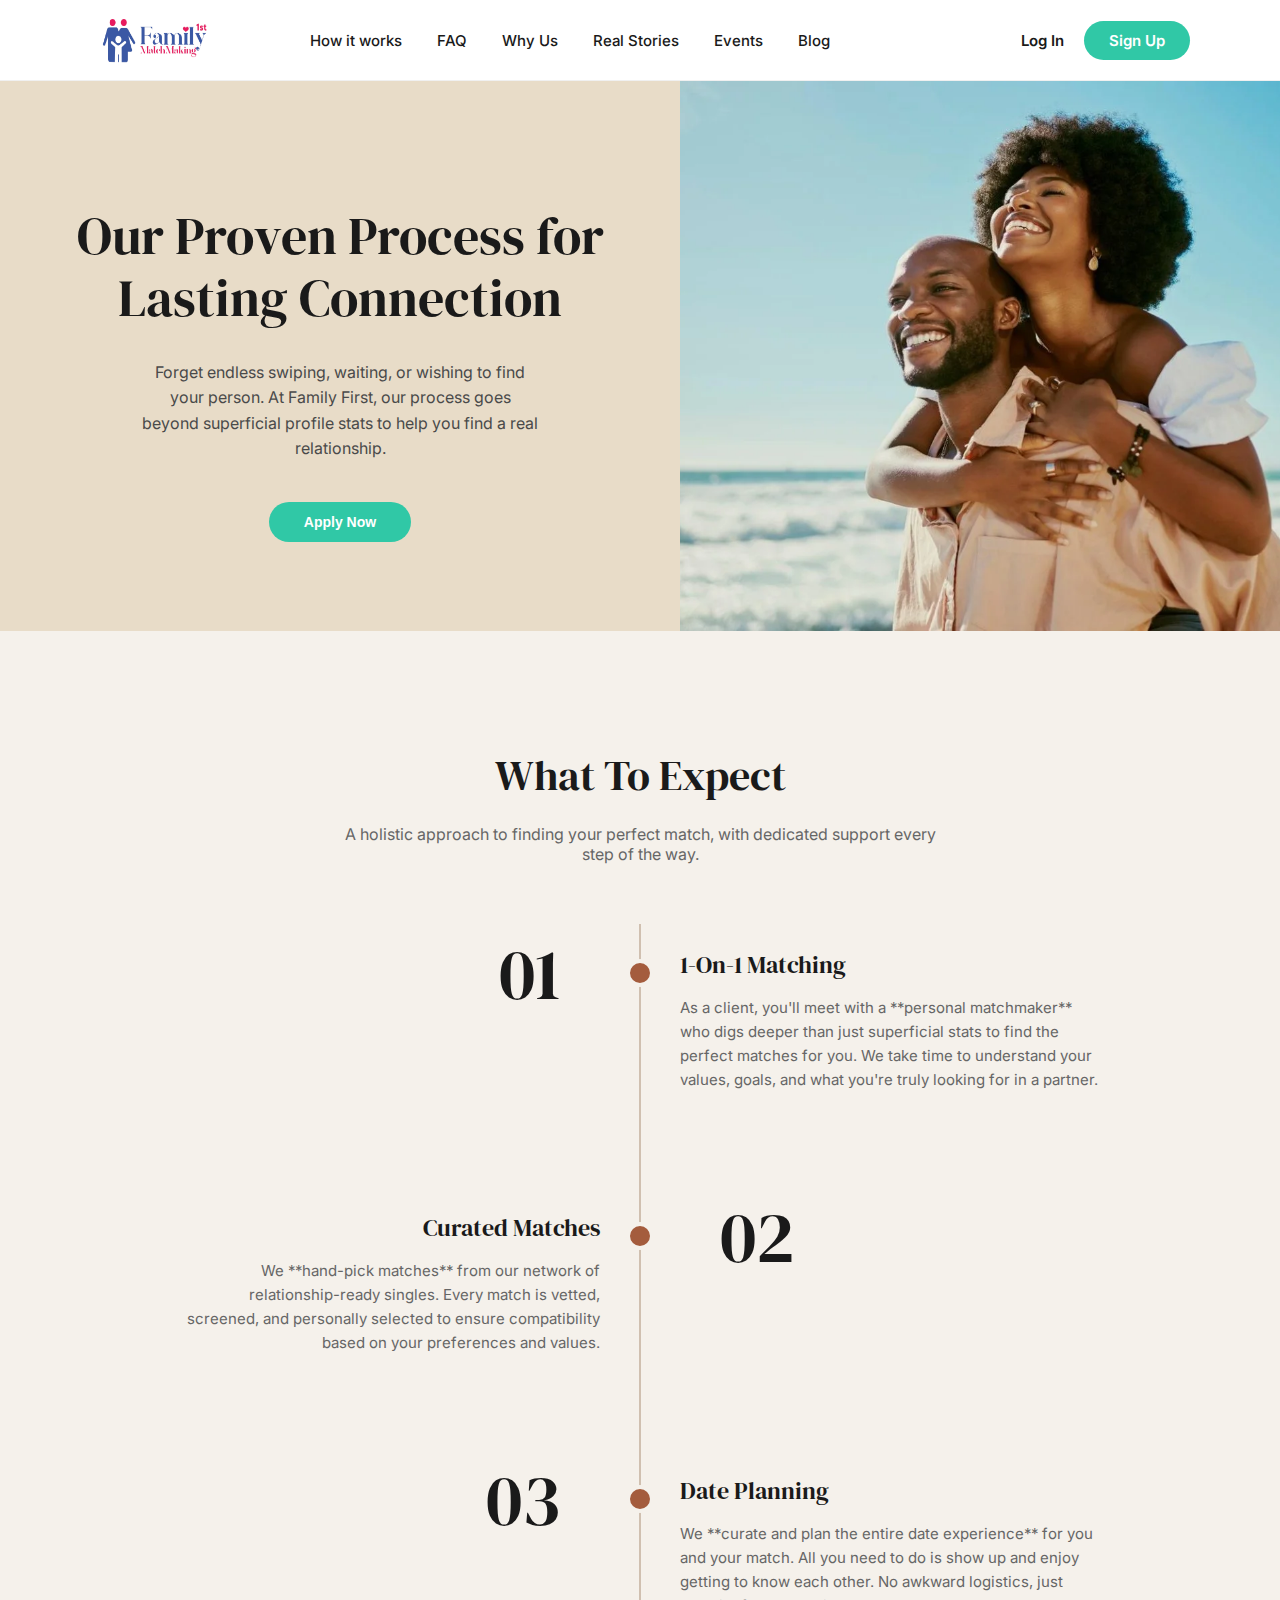
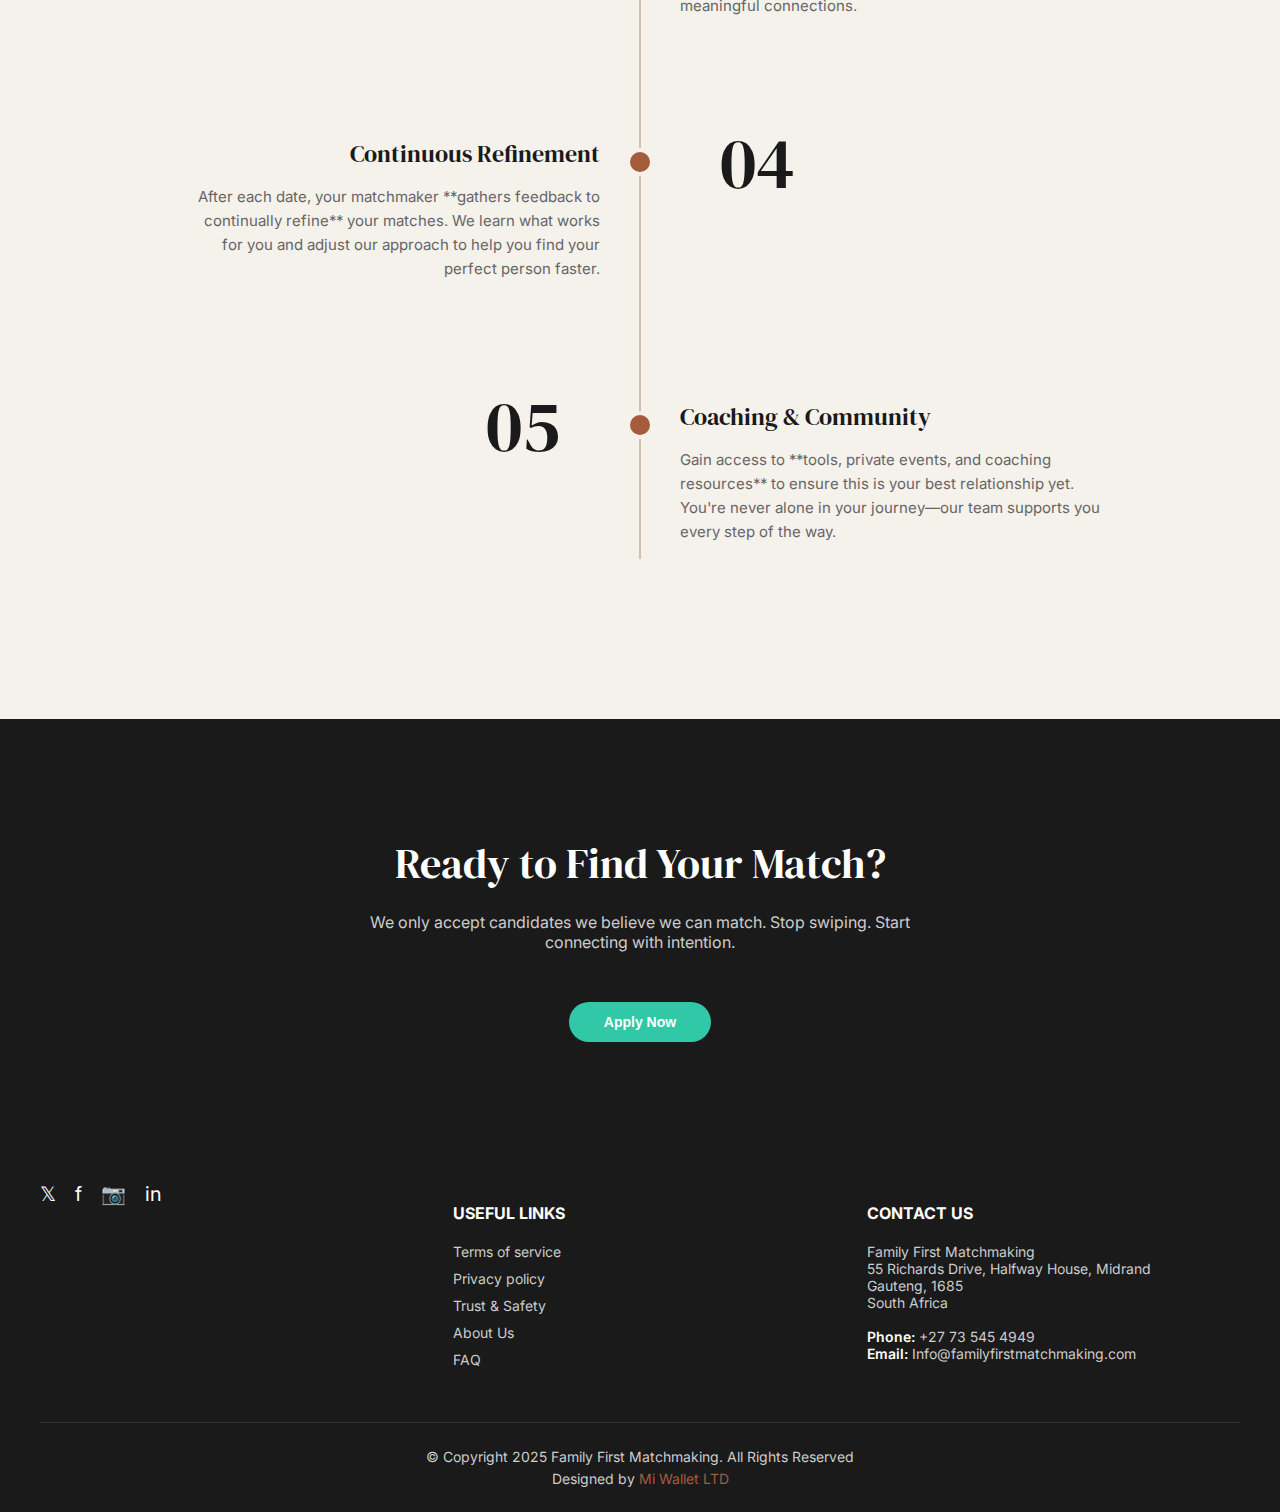
<file: how-it-works.html>
<!DOCTYPE html>
<html lang="en">

<head>
  <meta charset="utf-8">
  <meta content="width=device-width, initial-scale=1.0" name="viewport">
  <title>How It Works - Family First Matchmaking</title>
  <meta name="description" content="Discover our proven matchmaking process designed to help you find lasting love and meaningful connections.">
  <meta name="keywords" content="matchmaking process, how it works, dating, relationships, South Africa">
  <link href="assets/img/ffmicon.png" rel="icon">
  <link href="assets/img/apple-touch-icon.png" rel="apple-touch-icon">
  <link href="https://fonts.googleapis.com" rel="preconnect">
  <link href="https://fonts.gstatic.com" rel="preconnect" crossorigin>
  <link href="https://fonts.googleapis.com/css2?family=DM+Serif+Display:wght@400&family=Inter:wght@400;500;600;700&display=swap" rel="stylesheet">
  
  <style>
    /* --- Global Component Styles (Header, Buttons, Footer) --- */
    
    body {
        font-family: 'Inter', sans-serif;
        color: #1a1a1a;
        margin: 0;
        background-color: #fff;
    }
    
    a {
        text-decoration: none;
        color: inherit;
    }

 
    
     /* --- Header Styles (Desktop First) --- */
  /* --- Header Styles (Desktop First) --- */
    header {
      background-color: #ffffff;
      padding: 15px 30px;
      display: flex;
      align-items: center;
      position: sticky;
      top: 0;
      z-index: 100;
      border-bottom: 1px solid #f0f0f0;
      gap: 30px; /* Space between logo and nav-wrapper */
    }

    .logo {
      font-size: 24px;
      font-weight: 700;
      color: #1a1a1a;
    }
    
    .logo-container img {
      display: block; 
      margin-left: 70px;
    }

    /* NEW: Desktop Nav Wrapper Layout */
    .nav-wrapper {
      display: flex;
      flex-grow: 1; /* Allows it to take up available space */
      justify-content: space-between; /* Pushes <nav> to the left and .header-buttons to the right */
      align-items: center;
      margin-left: 70px;
    }
    
    /* NEW: Mobile menu toggle button (hidden on desktop) */
    .menu-toggle {
      display: none; 
      background: none;
      border: none;
      font-size: 24px;
      cursor: pointer;
      z-index: 101; 
      color: #1a1a1a;
      padding: 5px;
    }

    nav {
      display: flex;
      gap: 35px; /* Cleaned up desktop spacing */
    }

    nav a {
      margin: 0; /* Clear previous margins */
      text-decoration: none;
      color: #1a1a1a;
      font-size: 15px;
      font-weight: 500;
      transition: color 0.3s;
    }

    nav a:hover {
      color: #30c8a6;
    }

    .header-buttons {
      display: flex;
      gap: 20px;
      align-items: center;
    }

    .btn-login {
      background: transparent;
      color: #1a1a1a;
      border: none;
      padding: 11px 0;
      font-size: 15px;
      font-weight: 600;
      cursor: pointer;
      text-decoration: none;
      transition: color 0.3s;
    }

    .btn-login:hover {
      color: #30c8a6;
      text-decoration: none;
    }

    .btn-signup {
      background-color: #30c8a6;
      color: #ffffff;
      border: none;
      padding: 10px 25px;
      border-radius: 50px;
      font-size: 15px;
      font-weight: 600;
      cursor: pointer;
      transition: background-color 0.3s;
      margin-right: 60px;
      text-decoration: none;
    }

    .btn-signup:hover {
      background-color: #29b092;
    }

.btn-primary {
      background-color: #30c8a6;
      color: #ffffff;
      border: none;
      padding: 12px 35px;
      border-radius: 50px;
      font-size: 14px;
      font-weight: 600;
      cursor: pointer;
      transition: background-color 0.3s;
      width: fit-content;
    }
    .btn {
      background-color: #30c8a6;
      color: #ffffff;
      border: none;
      padding: 12px 35px;
      border-radius: 50px;
      font-size: 14px;
      font-weight: 600;
      cursor: pointer;
      transition: background-color 0.3s;
      width: fit-content;
    }

    .btn-primary:hover {
      background-color: #29b092;
    }

    .hero-right {
      flex: 1;
      background-size: cover;
      background-position: center;
    }


    /* Footer Styles */
    footer {
        background-color: #1a1a1a;
        color: #ccc;
        padding: 60px 40px 20px;
        font-size: 14px;
    }

    .footer-content {
        display: flex;
        justify-content: space-between;
        max-width: 1200px;
        margin: 0 auto 40px;
        flex-wrap: wrap;
        gap: 40px;
    }

    .footer-col {
        flex: 1;
        min-width: 250px;
    }

    .footer-col h4 {
        color: #fff;
        font-size: 16px;
        margin-bottom: 20px;
        font-weight: 700;
        text-transform: uppercase;
    }

    .footer-col ul {
        list-style: none;
        padding: 0;
    }

    .footer-col ul li {
        margin-bottom: 10px;
    }

    .footer-col a {
        color: #ccc;
        transition: color 0.3s;
    }

    .footer-col a:hover {
        color: #a45c3d;
    }

    .footer-col strong {
        color: #fff;
        font-weight: 600;
    }

    .social-links a {
        display: inline-block;
        margin-right: 15px;
        font-size: 20px;
        color: #fff;
        transition: color 0.3s;
    }

    .social-links a:hover {
        color: #a45c3d;
    }

    .footer-bottom {
        text-align: center;
        padding-top: 20px;
        border-top: 1px solid #333;
        max-width: 1200px;
        margin: 0 auto;
    }

    .footer-bottom p {
        margin: 5px 0;
    }
    
    /* --- Page Specific Styles (How It Works) --- */
    
     .how-hero {
      display: flex;
      min-height: 550px;
      align-items: center;
      background-color: #e8dcc8;
    }

    .how-hero-left {
      flex: 1;
      padding: 60px 40px;
      text-align: center;
    }

    .how-hero-left h1 {
      font-family: 'DM Serif Display', serif;
      font-size: 52px;
      font-weight: 400;
      line-height: 1.2;
      margin-bottom: 30px;
      color: #1a1a1a;
    }

    .how-hero-left p {
      font-family: 'Inter', sans-serif;
      font-size: 16px;
      line-height: 1.6;
      color: #4a4a4a;
      margin-bottom: 40px;
      max-width: 400px;
      margin-left: auto;
      margin-right: auto;
    }

    .how-hero-right {
      flex: 1;
      background-size: cover;
      background-position: center;
      min-height: 550px;
    }

    .process-section-hero {
      padding: 80px 40px;
      text-align: center;
      background-color: #f5f1eb;
    }

    .process-section-hero h2 {
      font-family: 'DM Serif Display', serif;
      font-size: 42px;
      font-weight: 400;
      margin-bottom: 20px;
      color: #1a1a1a;
    }

    .process-section-hero > p {
      font-family: 'Inter', sans-serif;
      font-size: 16px;
      color: #666;
      max-width: 600px;
      margin-left: auto;
      margin-right: auto;
      margin-bottom: 60px;
    }
    .timeline-wrapper {
      max-width: 1000px;
      margin: 0 auto;
      position: relative;
    }

    .timeline-wrapper::before {
        content: '';
        position: absolute;
        top: 0;
        left: 50%;
        width: 2px;
        height: 100%;
        background-color: #d0c0b0;
        transform: translateX(-50%);
        z-index: 1;
    }

    .timeline-item {
      display: flex;
      margin-bottom: 80px;
      position: relative;
      align-items: flex-start;
    }
    
    .timeline-item:nth-child(odd) .timeline-number {
        margin-left: auto;
    }
    
    .timeline-item:nth-child(even) {
      flex-direction: row-reverse;
    }
    
    .timeline-divider {
      display: none; 
    }

    .timeline-number {
      font-family: 'DM Serif Display', serif;
      font-size: 72px;
      font-weight: 400;
      color: #1a1a1a;
      width: 50%;
      min-width: 150px;
      text-align: right;
      padding-right: 80px;
      position: relative;
      z-index: 2;
    }
    
    .timeline-item:nth-child(even) .timeline-number {
        text-align: left;
        padding-right: 0;
        padding-left: 80px;
    }
    
    .timeline-number::after {
        content: '';
        position: absolute;
        top: 50%;
        right: 0;
        width: 20px;
        height: 20px;
        background-color: #a45c3d; 
        border-radius: 50%;
        transform: translate(50%, -50%);
        border: 4px solid #f5f1eb;
    }
    
    .timeline-item:nth-child(even) .timeline-number::after {
        left: 0;
        right: auto;
        transform: translate(-50%, -50%);
    }

    .timeline-content {
      width: 50%;
      padding: 0 40px;
      text-align: left;
    }
    
    .timeline-item:nth-child(even) .timeline-content {
        text-align: right;
    }

    .timeline-content h3 {
      font-family: 'DM Serif Display', serif;
      font-size: 24px;
      font-weight: 400;
      margin-bottom: 15px;
      color: #1a1a1a;
    }

    .timeline-content p {
      font-family: 'Inter', sans-serif;
      font-size: 15px;
      line-height: 1.6;
      color: #666;
    }

    .dark-cta {
      background-color: #1a1a1a;
      color: white;
      padding: 80px 40px;
      text-align: center;
    }

    .dark-cta h2 {
      font-family: 'DM Serif Display', serif;
      font-size: 42px;
      font-weight: 400;
      margin-bottom: 20px;
      color: white;
    }

    .dark-cta p {
      font-family: 'Inter', sans-serif;
      font-size: 16px;
      color: #ccc;
      margin-bottom: 30px;
      max-width: 600px;
      margin-left: auto;
      margin-right: auto;
    }

    /* --- Media Queries --- */
    @media (max-width: 992px) {
        header {
            padding: 15px 20px;
        }
        nav a {
            margin: 0 10px;
        }
        .header-buttons {
            margin-left: 10px;
            gap: 5px;
        }
        .how-hero-left h1 {
            font-size: 40px;
        }
        .process-section-hero h2 {
            font-size: 34px;
        }
    }


    @media (max-width: 768px) {
      /* Header Mobile */
      .nav-wrapper {
        position: absolute;
        top: 75px;
        left: 0;
        width: 100%;
        flex-direction: column;
        background-color: #fff;
        box-shadow: 0 5px 10px rgba(0, 0, 0, 0.1);
        transform: translateY(-100%);
        transition: transform 0.3s ease-in-out;
        padding-bottom: 20px;
        opacity: 0;
        pointer-events: none;
      }
      
      .nav-wrapper.active {
        transform: translateY(0);
        opacity: 1;
        pointer-events: auto;
      }

      nav {
        flex-direction: column;
        padding: 20px 0;
        width: 100%;
        text-align: center;
      }

      nav a {
        display: block;
        margin: 10px 0;
        padding: 10px 0;
        border-bottom: 1px solid #eee;
        font-size: 18px;
      }
      
      .header-buttons {
        flex-direction: column;
        margin-left: 0;
        gap: 15px;
        width: 80%;
        max-width: 300px;
      }
      
      .btn-login, .btn-signup {
          width: 100%;
          margin-right: 0;
      }

      .menu-toggle {
        display: block;
      }
      
      /* How It Works Section Mobile */
      .how-hero {
        flex-direction: column;
        min-height: auto;
      }

      .how-hero-right {
        min-height: 300px;
        order: -1; 
      }
      
      .how-hero-left {
        padding: 40px 20px;
      }

      .how-hero-left h1 {
        font-size: 32px;
      }
      
      /* Timeline Mobile */
      .timeline-wrapper::before {
        left: 40px;
      }

      .timeline-item {
        flex-direction: row !important; 
        margin-bottom: 50px;
      }
      
      .timeline-number {
        width: 80px;
        min-width: 80px;
        text-align: left !important;
        padding-right: 0 !important;
        padding-left: 0 !important;
        font-size: 50px;
      }
      
      .timeline-content {
        width: auto;
        padding: 0 10px 0 20px;
        text-align: left !important;
      }

      .timeline-number::after {
        right: auto !important;
        left: 55px;
        transform: translate(-50%, -50%);
      }
      
      .timeline-content h3 {
        font-size: 20px;
      }
      
      /* Footer Mobile */
      .footer-content {
          flex-direction: column;
      }
      
      .footer-col {
          min-width: 100%;
      }
    }
  </style>
</head>

<body>

 <header>
    <a href="index.html" class="logo-container">
      <img src="assets/img/ffmlogo.png" alt="Family First Matchmaking Logo" width="110" height="50">
    </a>
    
    <button class="menu-toggle" aria-label="Toggle navigation">
      ☰
    </button>
    
    <div class="nav-wrapper">
      <nav>
        <a href="how-it-works.html">How it works</a>
        <a href="faq.html">FAQ</a>
        <a href="about.html">Why Us</a>
        <a href="#stories">Real Stories</a>
        <a href="#events">Events</a>
        <a href="#blog">Blog</a>
      </nav>
      <div class="header-buttons">
        <a href="#" class="btn-login">Log In</a>
        <a href="register.html" class="btn-signup">Sign Up</a>

      </div>
    </div>
  </header>


  <main>
    <section class="how-hero">
      <div class="how-hero-left">
        <h1>Our Proven Process for Lasting Connection</h1>
        <p>Forget endless swiping, waiting, or wishing to find your person. At Family First, our process goes beyond superficial profile stats to help you find a real relationship.</p>
        <button class="btn-primary">Apply Now</button>
      </div>
      <div class="how-hero-right" style="background-image: url('/assets/img/hero3.webp');"></div>
    </section>

    <section class="process-section-hero">
      <h2>What To Expect</h2>
      <p>A holistic approach to finding your perfect match, with dedicated support every step of the way.</p>

      <div class="timeline-wrapper">
        <div class="timeline-item">
          <div class="timeline-number">01</div>
          <div class="timeline-content">
            <h3>1-On-1 Matching</h3>
            <p>As a client, you'll meet with a **personal matchmaker** who digs deeper than just superficial stats to find the perfect matches for you. We take time to understand your values, goals, and what you're truly looking for in a partner.</p>
          </div>
        </div>

        <div class="timeline-item">
          <div class="timeline-number">02</div>
          <div class="timeline-content">
            <h3>Curated Matches</h3>
            <p>We **hand-pick matches** from our network of relationship-ready singles. Every match is vetted, screened, and personally selected to ensure compatibility based on your preferences and values.</p>
          </div>
        </div>

        <div class="timeline-item">
          <div class="timeline-number">03</div>
          <div class="timeline-content">
            <h3>Date Planning</h3>
            <p>We **curate and plan the entire date experience** for you and your match. All you need to do is show up and enjoy getting to know each other. No awkward logistics, just meaningful connections.</p>
          </div>
        </div>

        <div class="timeline-item">
          <div class="timeline-number">04</div>
          <div class="timeline-content">
            <h3>Continuous Refinement</h3>
            <p>After each date, your matchmaker **gathers feedback to continually refine** your matches. We learn what works for you and adjust our approach to help you find your perfect person faster.</p>
          </div>
        </div>

        <div class="timeline-item">
          <div class="timeline-number">05</div>
          <div class="timeline-content">
            <h3>Coaching & Community</h3>
            <p>Gain access to **tools, private events, and coaching resources** to ensure this is your best relationship yet. You're never alone in your journey—our team supports you every step of the way.</p>
          </div>
        </div>
      </div>
    </section>

    <section class="dark-cta">
      <h2>Ready to Find Your Match?</h2>
      <p>We only accept candidates we believe we can match. Stop swiping. Start connecting with intention.</p>
      <button class="btn" style="margin-top: 20px;">Apply Now</button>
    </section>
  </main>

  <footer>
    <div class="footer-content">
      <div class="footer-col">
        <div class="social-links">
          <a href="#">𝕏</a>
          <a href="#">f</a>
          <a href="#">📷</a>
          <a href="#">in</a>
        </div>
      </div>
      <div class="footer-col">
        <h4>Useful Links</h4>
        <ul>
          <li><a href="terms.html">Terms of service</a></li>
          <li><a href="privacy.html">Privacy policy</a></li>
          <li><a href="trust.html">Trust & Safety</a></li>
          <li><a href="about.html">About Us</a></li>
          <li><a href="faq.html">FAQ</a></li>
        </ul>
      </div>
      <div class="footer-col">
        <h4>Contact Us</h4>
        <p>Family First Matchmaking <br>
          55 Richards Drive, Halfway House, Midrand<br>
          Gauteng, 1685<br>
          South Africa<br><br>
          <strong>Phone:</strong> +27 73 545 4949<br>
          <strong>Email:</strong> Info@familyfirstmatchmaking.com
        </p>
      </div>
    </div>
    <div class="footer-bottom">
      <p>© Copyright 2025 Family First Matchmaking. All Rights Reserved</p>
      <p>Designed by <a href="https://miwalletmw.com"><span style="color: #a45c3d;">Mi Wallet LTD</span></a></p>
    </div>
  </footer>

  <script>
    document.addEventListener('DOMContentLoaded', function() {
      const menuToggle = document.querySelector('.menu-toggle');
      const navWrapper = document.querySelector('.nav-wrapper');
      
      menuToggle.addEventListener('click', function() {
        // Toggle the active class for mobile menu
        const isActive = navWrapper.classList.toggle('active');
        menuToggle.textContent = isActive ? '✕' : '☰';
      });

      // Close menu when a link is clicked on mobile
      document.querySelectorAll('nav a').forEach(link => {
        link.addEventListener('click', () => {
          if (window.innerWidth <= 768) {
            navWrapper.classList.remove('active');
            menuToggle.textContent = '☰';
          }
        });
      });
    });
  </script>

</body>

</html>
</file>
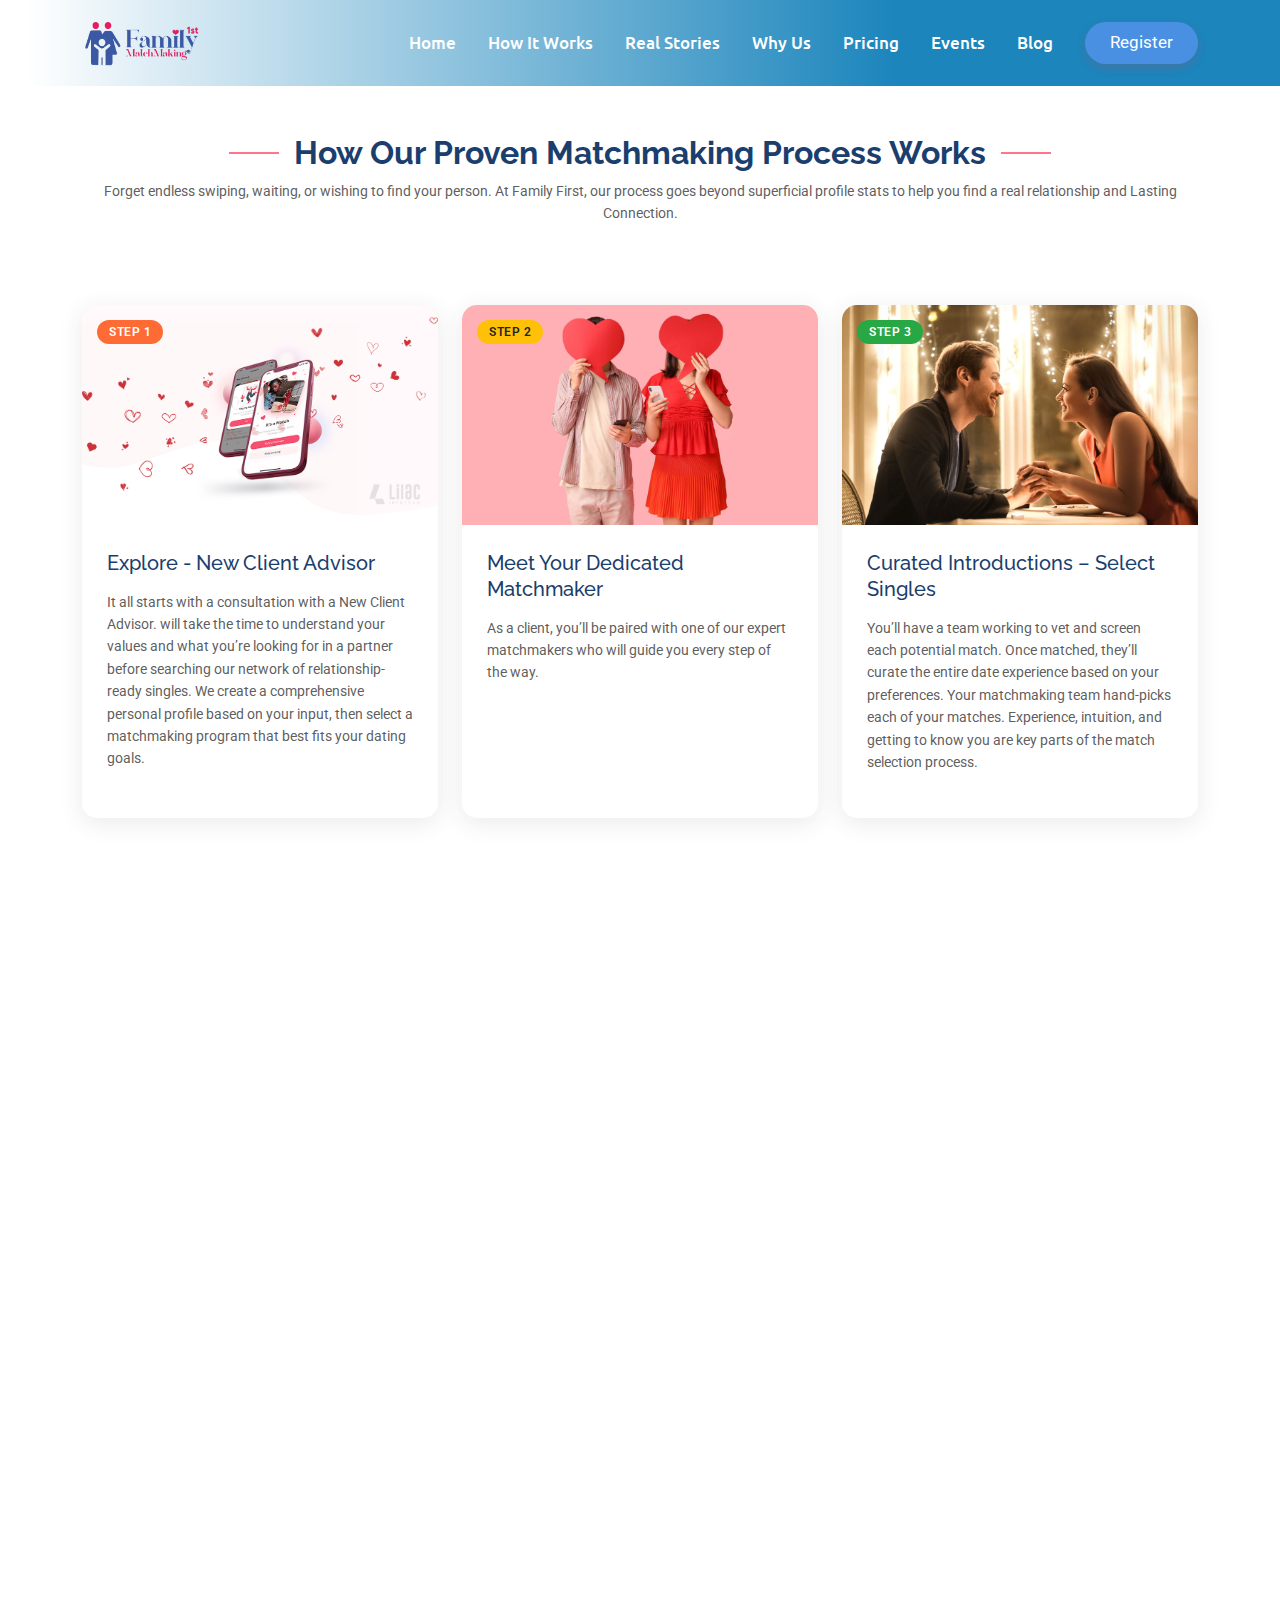
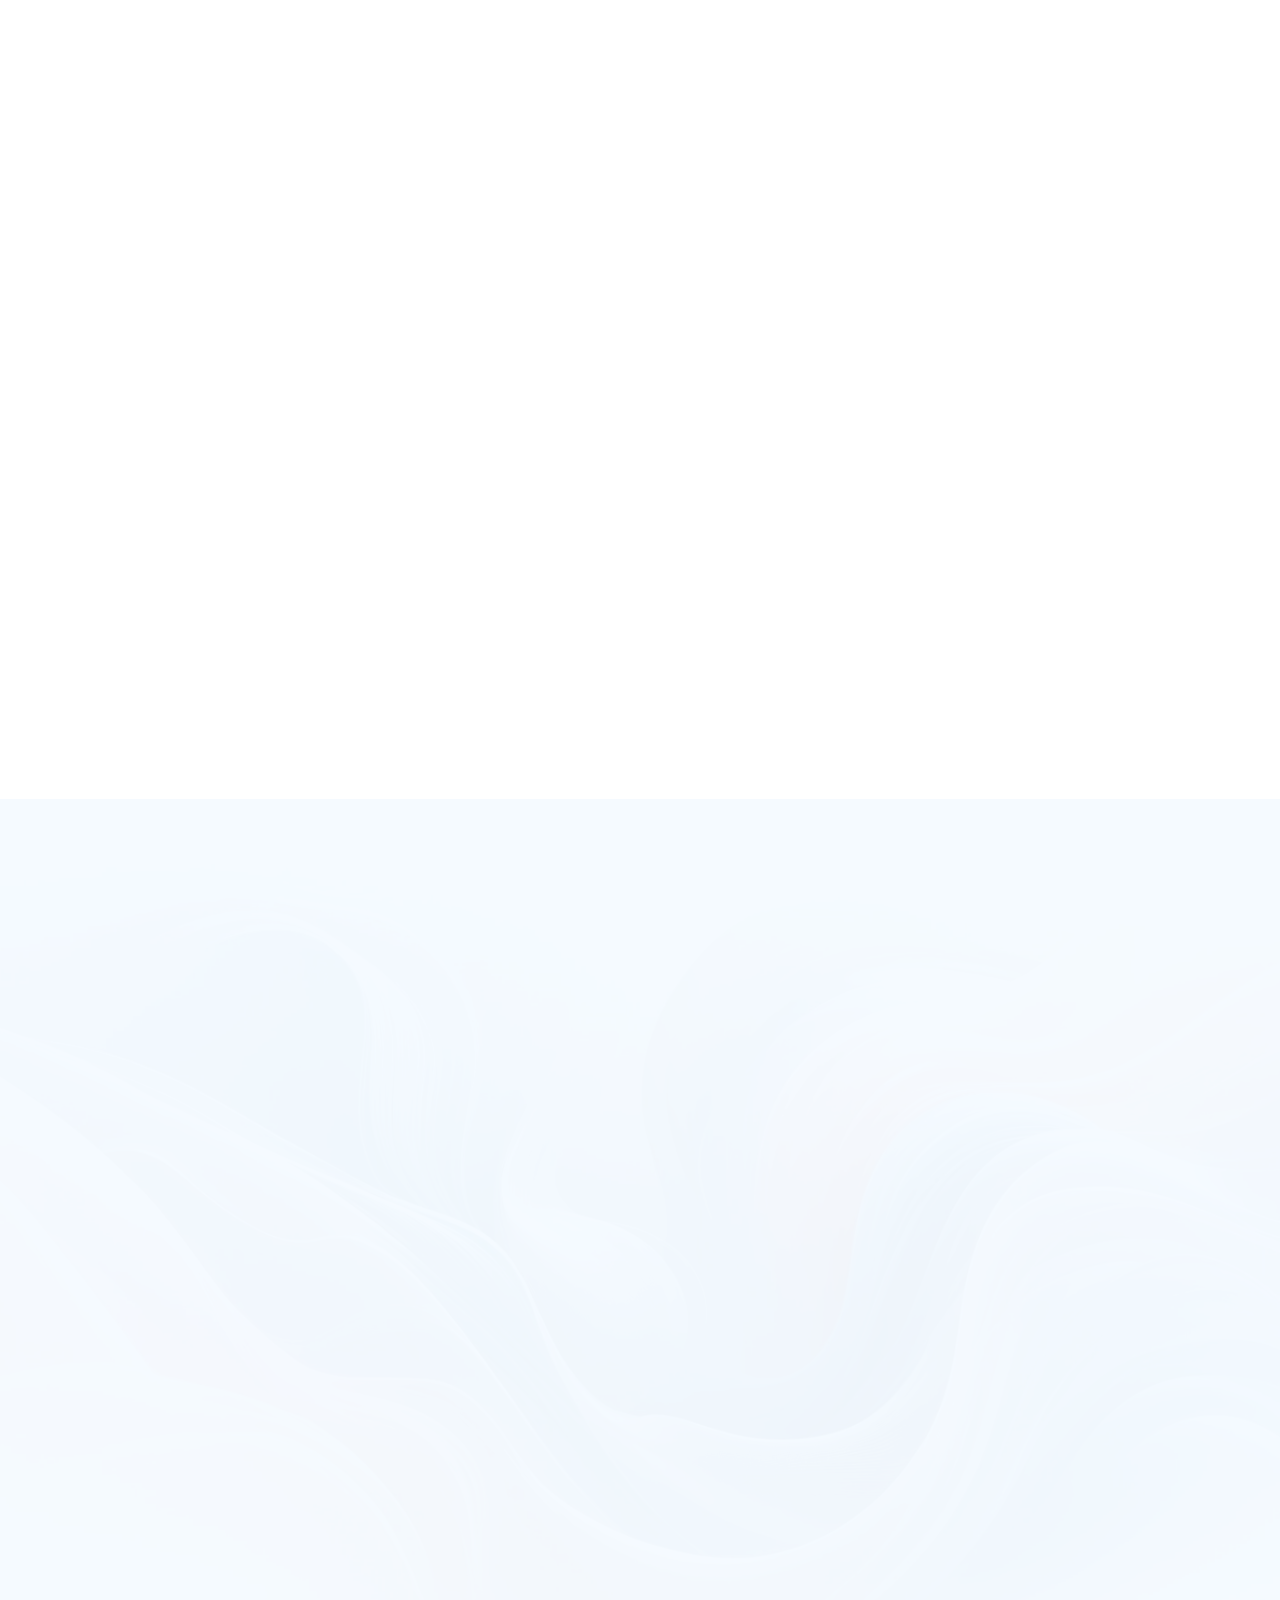
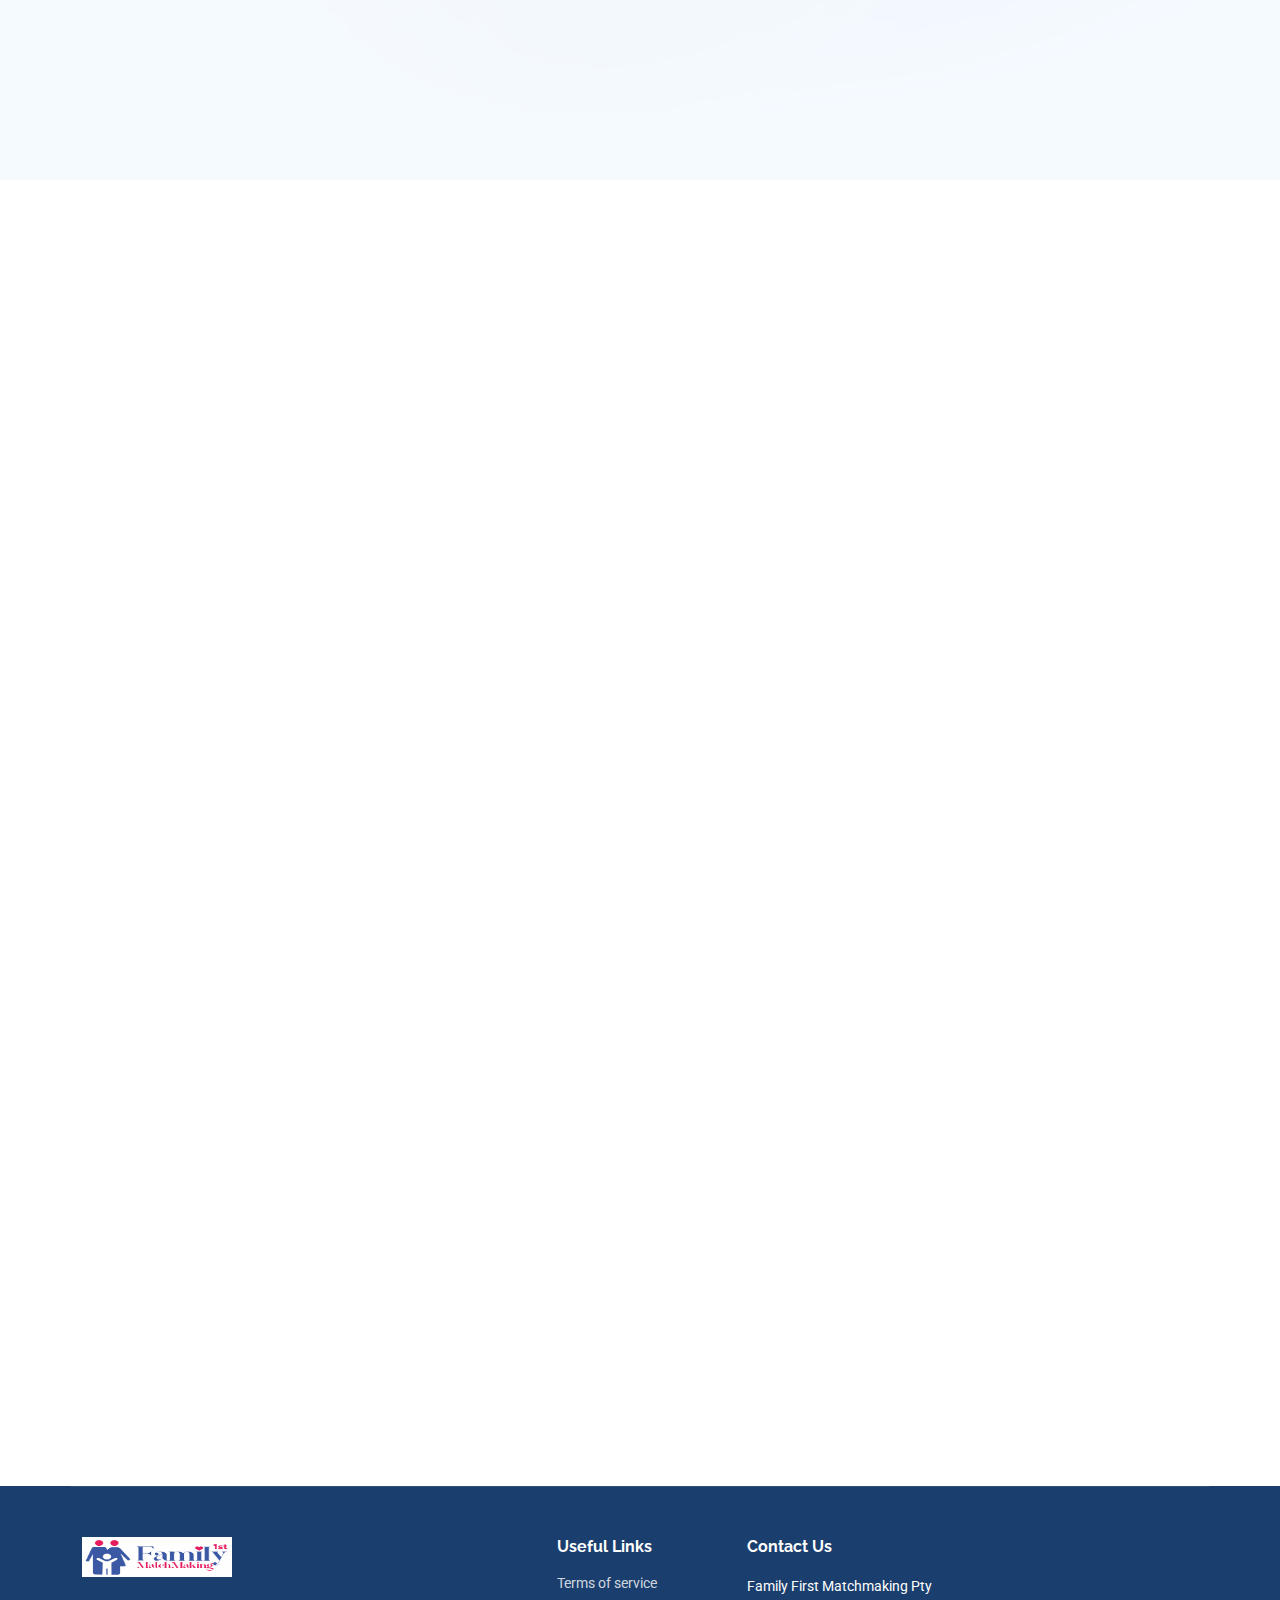
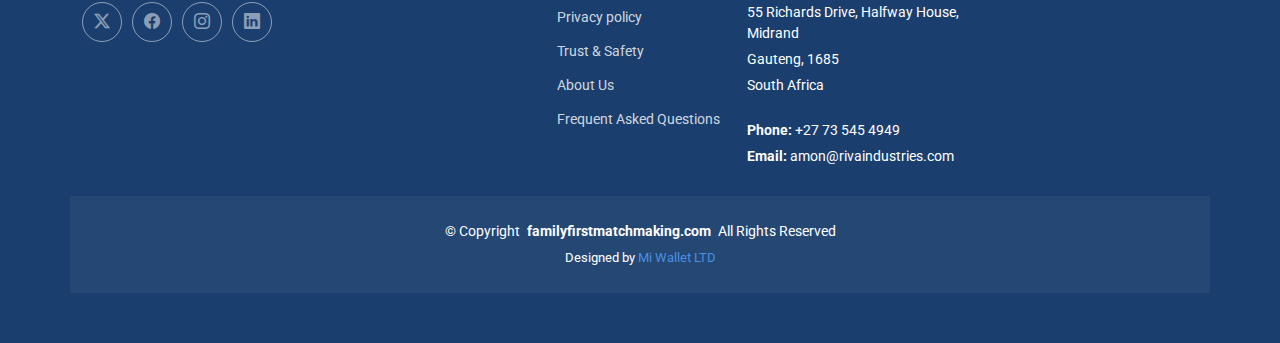
<file: learnmore.html>
<!DOCTYPE html>
<html lang="en">

<head>
  <meta charset="utf-8">
  <meta content="width=device-width, initial-scale=1.0" name="viewport">
  <title>Family First Matchmaking - Learn More</title>
  <meta name="description" content="Detailed information on Family First Matchmaking's proven process, success stories, and transparent pricing for finding a lasting, meaningful relationship.">
  <meta name="keywords" content="matchmaking process, success stories, pricing, dating programs, South Africa, relationship coach">

  <link href="assets/img/ffmicon.png" rel="icon">
  <link href="assets/img/apple-touch-icon.png" rel="apple-touch-icon">

  <link href="https://fonts.googleapis.com" rel="preconnect">
  <link href="https://fonts.gstatic.com" rel="preconnect" crossorigin>
  <link href="https://fonts.googleapis.com/css2?family=Roboto:ital,wght@0,100;0,300;0,400;0,500;0,700;0,900;1,100;1,300;1,400;1,500;1,700;1,900&family=Raleway:ital,wght@0,100;0,200;0,300;0,400;0,500;0,600;0,700;0,800;0,900;1,100;1,200;1,300;1,400;1,500;1,600;1,700;1,800;1,900&family=Ubuntu:ital,wght@0,300;0,400;0,500;0,700;1,300;1,400;1,500;1,700&display=swap" rel="stylesheet">

  <link href="assets/vendor/bootstrap/css/bootstrap.min.css" rel="stylesheet">
  <link href="assets/vendor/bootstrap-icons/bootstrap-icons.css" rel="stylesheet">
  <link href="assets/vendor/aos/aos.css" rel="stylesheet">
  <link href="assets/vendor/swiper/swiper-bundle.min.css" rel="stylesheet">

  <link href="assets/css/main.css" rel="stylesheet">

  </head>

<body class="index-page">

  <header id="header" class="header d-flex align-items-center sticky-top">
    <div class="container-fluid container-xl position-relative d-flex align-items-center">

      <a href="index.html" class="logo d-flex align-items-center me-auto">
        <img src="assets/img/ffmlogo.png" alt="Family First Matchmaking Logo" width="50" height="50" class="d-inline-block align-middle me-2">
      </a>

      <nav id="navmenu" class="navmenu">
        <ul>
          <li><a href="index.html">Home</a></li>
          <li><a href="#featured-courses" class="active">How It Works</a></li>
          <li><a href="#testimonials">Real Stories</a></li>
          <li><a href="#cta">Why Us</a></li>
          <li><a href="#pricing">Pricing</a></li>
          <li><a href="events.html">Events</a></li>
          <li><a href="blog.html">Blog</a></li>
        </ul>
        <i class="mobile-nav-toggle d-xl-none bi bi-list"></i>
      </nav>

      <a class="btn-getstarted" href="register.html">Register</a>

    </div>
  </header>

  <main class="main">

    <section id="featured-courses" class="featured-courses section pt-5">
      <div class="container section-title" data-aos="fade-up">
        <h2>How Our Proven Matchmaking Process Works</h2>
        <p>Forget endless swiping, waiting, or wishing to find your person. At Family First, our process goes beyond superficial profile stats to help you find a real relationship and Lasting Connection.</p>
      </div>
      <div class="container" data-aos="fade-up" data-aos-delay="100">

        <div class="row gy-4">

          <div class="col-lg-4 col-md-6" data-aos="fade-up" data-aos-delay="200">
            <div class="course-card">
              <div class="course-image">
                <img src="assets/img/dating3.jpg" alt="A couple smiling and looking at each other" class="img-fluid">
                <div class="badge popular">Step 1</div>
              </div>
              <div class="course-content">
                <h3><a href="#">Explore - New Client Advisor</a></h3>
                <p>It all starts with a consultation with a New Client Advisor. will take the time to understand your values and what you’re looking for in a partner before searching our network of relationship-ready singles. We create a comprehensive personal profile based on your input, then select a matchmaking program that best fits your dating goals.</p>
              </div>
            </div>
          </div>
          <div class="col-lg-4 col-md-6" data-aos="fade-up" data-aos-delay="300">
            <div class="course-card">
              <div class="course-image">
                <img src="assets/img/match.jpg" alt="Matchmaker reviewing profiles" class="img-fluid">
                <div class="badge certificate">Step 2</div>
              </div>
              <div class="course-content">
                <h3><a href="#">Meet Your Dedicated Matchmaker</a></h3>
                <p>As a client, you’ll be paired with one of our expert matchmakers who will guide you every step of the way.</p>
              </div>
            </div>
          </div>
          <div class="col-lg-4 col-md-6" data-aos="fade-up" data-aos-delay="400">
            <div class="course-card">
              <div class="course-image">
                <img src="assets/img/dating2.jpg" alt="Two people on a date" class="img-fluid">
                <div class="badge new">Step 3</div>
              </div>
              <div class="course-content">
                <h3><a href="#">Curated Introductions – Select Singles</a></h3>
                <p>You’ll have a team working to vet and screen each potential match. Once matched, they’ll curate the entire date experience based on your preferences. Your matchmaking team hand-picks each of your matches. Experience, intuition, and getting to know you are key parts of the match selection process.</p>
              </div>
            </div>
          </div>
          <div class="col-lg-4 col-md-6" data-aos="fade-up" data-aos-delay="200">
            <div class="course-card">
              <div class="course-image">
                <img src="assets/img/dating1.jpeg" alt="Couple walking in a park" class="img-fluid">
                <div class="badge popular">Step 4</div>
              </div>
              <div class="course-content">
                <h3><a href="#">In-Person Dates - Go on Dates, Find Love</a></h3>
                <p>Once mutual approval is given for an introduction, you'll receive contact information to plan your first date. Knowing your introduction wants to meet you ensures a face-to-face meeting. We handle the screening; you get to enjoy your first date.</p>
              </div>
            </div>
          </div>
          <div class="col-lg-4 col-md-6" data-aos="fade-up" data-aos-delay="300">
            <div class="course-card">
              <div class="course-image">
                <img src="assets/img/feedback.webp" alt="Person writing notes on a clipboard" class="img-fluid">
                <div class="badge certificate">Step 5</div>
              </div>
              <div class="course-content">
                <h3><a href="#">Give Feedback – Matchmaking Feedback</a></h3>
                <p>After each date, feedback from both parties is crucial. We learn from your insights to refine your next introduction. As your journey continues, you face a choice after each match: Do you continue dating, or get another introduction? Your matchmaker supports and guides you along the way.</p>
              </div>
            </div>
          </div>
          <div class="col-lg-4 col-md-6" data-aos="fade-up" data-aos-delay="400">
            <div class="course-card">
              <div class="course-image">
                <img src="assets/img/selected.webp" alt="Couple enjoying a moment together" class="img-fluid">
                <div class="badge new">Step 6</div>
              </div>
              <div class="course-content">
                <h3><a href="#">Enjoy Dating - Enjoy Your Dating Journey</a></h3>
                <p>Finding guidance on the journey to love is a relief. Sit back, take your time, and enjoy the process. Your matchmaking team is here to guide you every step of the way. You’ll have access to tools, private events, and 1:1 coaching throughout your journey for your best relationship yet. Turn your dreams of finding a lasting connection into reality with Family First's proven process.</p>
              </div>
            </div>
          </div>
        </div>
      </div>
    </section>

    <section id="testimonials" class="testimonials section">
      <div class="container section-title" data-aos="fade-up">
        <h2>Real Stories</h2>
        <p>Success Stories from Our Happy Couples</p>
      </div>
      <div class="container" data-aos="fade-up" data-aos-delay="100">

        <div class="row">
          <div class="col-12">
            <div class="testimonials-container">
              <div class="swiper testimonials-slider init-swiper" data-aos="fade-up" data-aos-delay="400">
                <script type="application/json" class="swiper-config">
                  {
                    "loop": true,
                    "speed": 600,
                    "autoplay": {
                      "delay": 3000
                    },
                    "slidesPerView": 1,
                    "spaceBetween": 30,
                    "pagination": {
                      "el": ".swiper-pagination",
                      "type": "bullets",
                      "clickable": true
                    },
                    "breakpoints": {
                      "768": {
                        "slidesPerView": 2
                      },
                      "992": {
                        "slidesPerView": 3
                      }
                    }
                  }
                </script>

                <div class="swiper-wrapper">
                  <div class="swiper-slide">
                    <div class="testimonial-item">
                      <div class="stars">
                        <i class="bi bi-star-fill"></i>
                        <i class="bi bi-star-fill"></i>
                        <i class="bi bi-star-fill"></i>
                        <i class="bi bi-star-fill"></i>
                        <i class="bi bi-star-fill"></i>
                      </div>
                      <p>
                        "After years of searching, Family First introduced me to my now-husband. The personalized approach made all the difference. They truly understood what I was looking for."
                      </p>
                      <div class="testimonial-profile">
                        <img src="assets/img/avatar.webp" alt="Reviewer" class="img-fluid rounded-circle">
                        <div>
                          <h3>Jane D</h3>
                          <h4>Johannesburg, SA</h4>
                        </div>
                      </div>
                    </div>
                  </div>
                  <div class="swiper-slide">
                    <div class="testimonial-item">
                      <div class="stars">
                        <i class="bi bi-star-fill"></i>
                        <i class="bi bi-star-fill"></i>
                        <i class="bi bi-star-fill"></i>
                        <i class="bi bi-star-fill"></i>
                        <i class="bi bi-star-fill"></i>
                      </div>
                      <p>
                        "The privacy and focus on serious relationships were what drew me in. I'm so grateful for the team's guidance. I found a partner who shares my core values."
                      </p>
                      <div class="testimonial-profile">
                        <img src="assets/img/avatar.webp" alt="Reviewer" class="img-fluid rounded-circle">
                        <div>
                          <h3>Michael Johnson</h3>
                          <h4>Capetown, SA</h4>
                        </div>
                      </div>
                    </div>
                  </div>
                  <div class="swiper-slide">
                    <div class="testimonial-item">
                      <div class="stars">
                        <i class="bi bi-star-fill"></i>
                        <i class="bi bi-star-fill"></i>
                        <i class="bi bi-star-fill"></i>
                        <i class="bi bi-star-fill"></i>
                        <i class="bi bi-star-half"></i>
                      </div>
                      <p>
                        "The manual matching process is a game-changer. It felt like they genuinely cared about my future. Now, I'm building a family with the love of my life. Therefore I highly recommend this platform"
                      </p>
                      <div class="testimonial-profile">
                        <img src="assets/img/avatar.webp" alt="Reviewer" class="img-fluid rounded-circle">
                        <div>
                          <h3>Emily Davis</h3>
                          <h4>Durban, SA</h4>
                        </div>
                      </div>
                    </div>
                  </div>
                  <div class="swiper-slide">
                    <div class="testimonial-item">
                      <div class="stars">
                        <i class="bi bi-star-fill"></i>
                        <i class="bi bi-star-fill"></i>
                        <i class="bi bi-star-fill"></i>
                        <i class="bi bi-star-fill"></i>
                        <i class="bi bi-star-fill"></i>
                      </div>
                      <p>
                        "The privacy and focus on serious relationships were what drew me in. I'm so grateful for the team's guidance. I found a partner who shares my core values."
                      </p>
                      <div class="testimonial-profile">
                        <img src="assets/img/avatar.webp" alt="Reviewer" class="img-fluid rounded-circle">
                        <div>
                          <h3>Michael Johnson</h3>
                          <h4>Capetown, SA</h4>
                        </div>
                      </div>
                    </div>
                  </div>
                </div>
                <div class="swiper-pagination"></div>
              </div>
            </div>
          </div>
        </div>

        <div class="row">
          <div class="col-12 text-center" data-aos="fade-up">
            <div class="overall-rating">
              <div class="rating-number">4.8</div>
              <div class="rating-stars">
                <i class="bi bi-star-fill"></i>
                <i class="bi bi-star-fill"></i>
                <i class="bi bi-star-fill"></i>
                <i class="bi bi-star-fill"></i>
                <i class="bi bi-star-half"></i>
              </div>
              <p>Based on 230+ reviews</p>
              <div class="rating-platforms">
                <span>Google</span>
                <span>Daily News</span>
                <span>Yahoo</span>
              </div>
            </div>
          </div>
        </div>
      </div>
    </section>

    <section id="cta" class="cta section light-background">
      <div class="container" data-aos="fade-up" data-aos-delay="100">

        <div class="row align-items-center">

          <div class="col-lg-6" data-aos="fade-right" data-aos-delay="200">
            <div class="cta-content">
              <h2>Why Choose Family First?</h2>
              <div class="features-list">
                <p>Imagine a world where your love life is as curated as your Spotify playlist. With professional matchmaking services, you're handed compatible matches tailored to your preferences. So you bypass the mind-numbing scrolling, endless swiping, where few of the matches have led to meaningful relationships. And start focusing on building real connections.</p>
                <div class="feature-item" data-aos="fade-up" data-aos-delay="300">
                  <i class="bi bi-check-circle-fill"></i>
                  <span>Personalized Matching</span>
                </div>
                <p>We believe in the human touch. Our team personally reviews every profile to find a match based on genuine compatibility and shared values, not just algorithms.</p>
                <div class="feature-item" data-aos="fade-up" data-aos-delay="350">
                  <i class="bi bi-check-circle-fill"></i>
                  <span>Focused on Marriage</span>
                </div>
                <p>Our platform is exclusively for those who are serious about finding a life partner and building a family. No casual swiping, just real intent and meaningful connections.</p>
                <div class="feature-item" data-aos="fade-up" data-aos-delay="400">
                  <i class="bi bi-check-circle-fill"></i>
                  <span>Privacy & Trust</span>
                </div>
                <p>Your profile is kept private. It's only visible to our matchmakers. We only introduce you to a potential match after both parties have given their consent.</p>
              </div>

              <div class="cta-actions" data-aos="fade-up" data-aos-delay="500">
                <a href="register.html" class="btn btn-primary">Get Started</a>
              </div>
            </div>
          </div>

          <div class="col-lg-6" data-aos="fade-left" data-aos-delay="300">
            <div class="cta-image">
              <img src="assets/img/hero1.jpg" alt="Online Learning Platform" class="img-fluid">
            </div>
          </div>
        </div>
      </div>
    </section>
    
    <section id="pricing" class="pricing section">
      <div class="container section-title" data-aos="fade-up">
        <h2>Pricing Plans</h2>
        <p>Choose the plan that's right for your journey to finding a life partner.</p>
      </div>

      <div class="container" data-aos="fade-up" data-aos-delay="100">
        <div class="row gy-4 justify-content-center">

          <div class="col-lg-3 col-md-6" data-aos="fade-up" data-aos-delay="100">
            <div class="pricing-item">
              <div class="pricing-header">
                <h6 class="pricing-category">Member</h6>
                <div class="price-wrap">
                  <h2 class="price">R2,200</h2>
                </div>
                <p class="pricing-description">Are placed in a pool of potential matches for VIP clients.</p>
              </div>

              <div class="pricing-cta">
                <a href="register.html" class="btn btn-primary w-100">Choose Plan</a>
              </div>

              <div class="pricing-features">
                <h6>Member Plan Includes:</h6>
                <ul class="feature-list">
                  <li><i class="bi bi-check"></i> Placed in a pool of potential matches for VIP clients</li>
                  <li><i class="bi bi-check"></i> Relationship tips and event invites</li>
                  <li><i class="bi bi-x"></i> Dedicated matchmaker</li>
                  <li><i class="bi bi-x"></i> Expert guidance</li>
                  <li><i class="bi bi-x"></i> Video screening of all matches</li>
                  <li><i class="bi bi-x"></i> Criminal record screenings for every match</li>
                </ul>
              </div>
            </div>
          </div>
          <div class="col-lg-3 col-md-6" data-aos="fade-up" data-aos-delay="200">
            <div class="pricing-item popular">
              <div class="popular-badge">VIP</div>
              <div class="pricing-header">
                <h6 class="pricing-category">VIP Client</h6>
                <div class="price-wrap">
                  <h2 class="price">R2,990</h2>
                </div>
                <p class="pricing-description">Receive a dedicated matchmaker, custom-planned dates, and access to expert guidance.</p>
              </div>

              <div class="pricing-cta">
                <a href="register.html" class="btn btn-primary w-100">Choose Plan</a>
              </div>

              <div class="pricing-features">
                <h6>VIP Plan Includes:</h6>
                <ul class="feature-list">
                  <li><i class="bi bi-check"></i> Dedicated matchmaker</li>
                  <li><i class="bi bi-check"></i> Custom-planned dates</li>
                  <li><i class="bi bi-check"></i> Access to expert guidance</li>
                  <li><i class="bi bi-check"></i> Video screening of all matches</li>
                  <li><i class="bi bi-check"></i> Criminal record screenings for every match</li>
                  <li><i class="bi bi-check"></i> Placed in a pool of potential matches for VIP clients</li>
                </ul>
              </div>
            </div>
          </div>
        </div>
      </div>
    </section>
    
    <section id="single-profiles" class="single-profiles section">
      <div class="container section-title" data-aos="fade-up">
        <h2>Dive into the Family First Singles World</h2>
        <p>Find real love, discover your perfect match, and engage in meaningful conversations. Join exciting events, create unforgettable memories, and forge genuine friendships.</p>
      </div>
      <div class="container" data-aos="fade-up" data-aos-delay="100">
        <div class="row gy-4">
          <div class="col-lg-4 col-md-6" data-aos="fade-up" data-aos-delay="200">
            <div class="pricing-item">
              <div class="pricing-header">
                <h6 class="pricing-category">In a casual relationship but still single?</h6>
                <p class="pricing-description">Complete your dating journey by finding a lasting partner. Whether you're in a casual relationship or simply in a situationship, join us for expert guidance and find true dating fulfillment.</p>
              </div>
            </div>
          </div>
          <div class="col-lg-4 col-md-6" data-aos="fade-up" data-aos-delay="300">
            <div class="pricing-item">
              <div class="pricing-header">
                <h6 class="pricing-category">Never married or unattached?</h6>
                <p class="pricing-description">Join a vibrant group of singles, unattached and the unmarried, where expert matchmaking and dedicated support guide you toward love, connections, and meaningful companionship.</p>
              </div>
            </div>
          </div>
          <div class="col-lg-4 col-md-6" data-aos="fade-up" data-aos-delay="400">
            <div class="pricing-item">
              <div class="pricing-header">
                <h6 class="pricing-category">Divorced or widowed?</h6>
                <p class="pricing-description">Navigating the dating market can be challenging after such life changes. Join the Family First Singles Community today for a supportive and guided experience.</p>
              </div>
            </div>
          </div>
        </div>
      </div>
    </section>
  </main>

  <footer id="footer" class="footer accent-background">
    <div class="container footer-top">
      <div class="row gy-4">
        <div class="col-lg-5 col-md-12 footer-about">
          <a href="index.html" class="logo d-flex align-items-center me-auto">
            <img src="assets/img/ffmlogo.jpg" alt="Family First Matchmaking Logo" width="150" height="100" class="d-inline-block align-middle me-2">
          </a>
          <div class="social-links d-flex mt-4">
            <a href=""><i class="bi bi-twitter-x"></i></a>
            <a href=""><i class="bi bi-facebook"></i></a>
            <a href=""><i class="bi bi-instagram"></i></a>
            <a href=""><i class="bi bi-linkedin"></i></a>
          </div>
        </div>

        <div class="col-lg-2 col-6 footer-links">
          <h4>Useful Links</h4>
          <ul>
            <li><a href="terms.html">Terms of service</a></li>
            <li><a href="privacy.html">Privacy policy</a></li>
            <li><a href="terms.html">Trust & Safety</a></li>
            <li><a href="about.html">About Us</a></li>
            <li><a href="faq.html">Frequent Asked Questions</a></li>
          </ul>
        </div>
        
        <div class="col-lg-3 col-md-12 footer-contact text-center text-md-start">
          <h4>Contact Us</h4>
          <p>Family First Matchmaking Pty</p>
          <p>55 Richards Drive, Halfway House, Midrand</p>
          <p>Gauteng, 1685</p>
          <p>South Africa</p>
          <p class="mt-4"><strong>Phone:</strong> <span>+27 73 545 4949</span></p>
          <p><strong>Email:</strong> <span>amon@rivaindustries.com</span></p>
        </div>
      </div>
    </div>

    <div class="container copyright text-center mt-4">
      <p>© <span>Copyright</span> <strong class="px-1 sitename">familyfirstmatchmaking.com</strong> <span>All Rights Reserved</span></p>
      <div class="credits">
        Designed by <a href="https://miwalletmw.com">Mi Wallet LTD</a>
      </div>
    </div>

  </footer>

  <a href="#" id="scroll-top" class="scroll-top d-flex align-items-center justify-content-center"><i class="bi bi-arrow-up-short"></i></a>

  <script src="assets/vendor/bootstrap/js/bootstrap.bundle.min.js"></script>
  <script src="assets/vendor/php-email-form/validate.js"></script>
  <script src="assets/vendor/aos/aos.js"></script>
  <script src="assets/vendor/purecounter/purecounter_vanilla.js"></script>
  <script src="assets/vendor/swiper/swiper-bundle.min.js"></script>

  <script src="assets/js/main.js"></script>

</body>

</html>
</file>
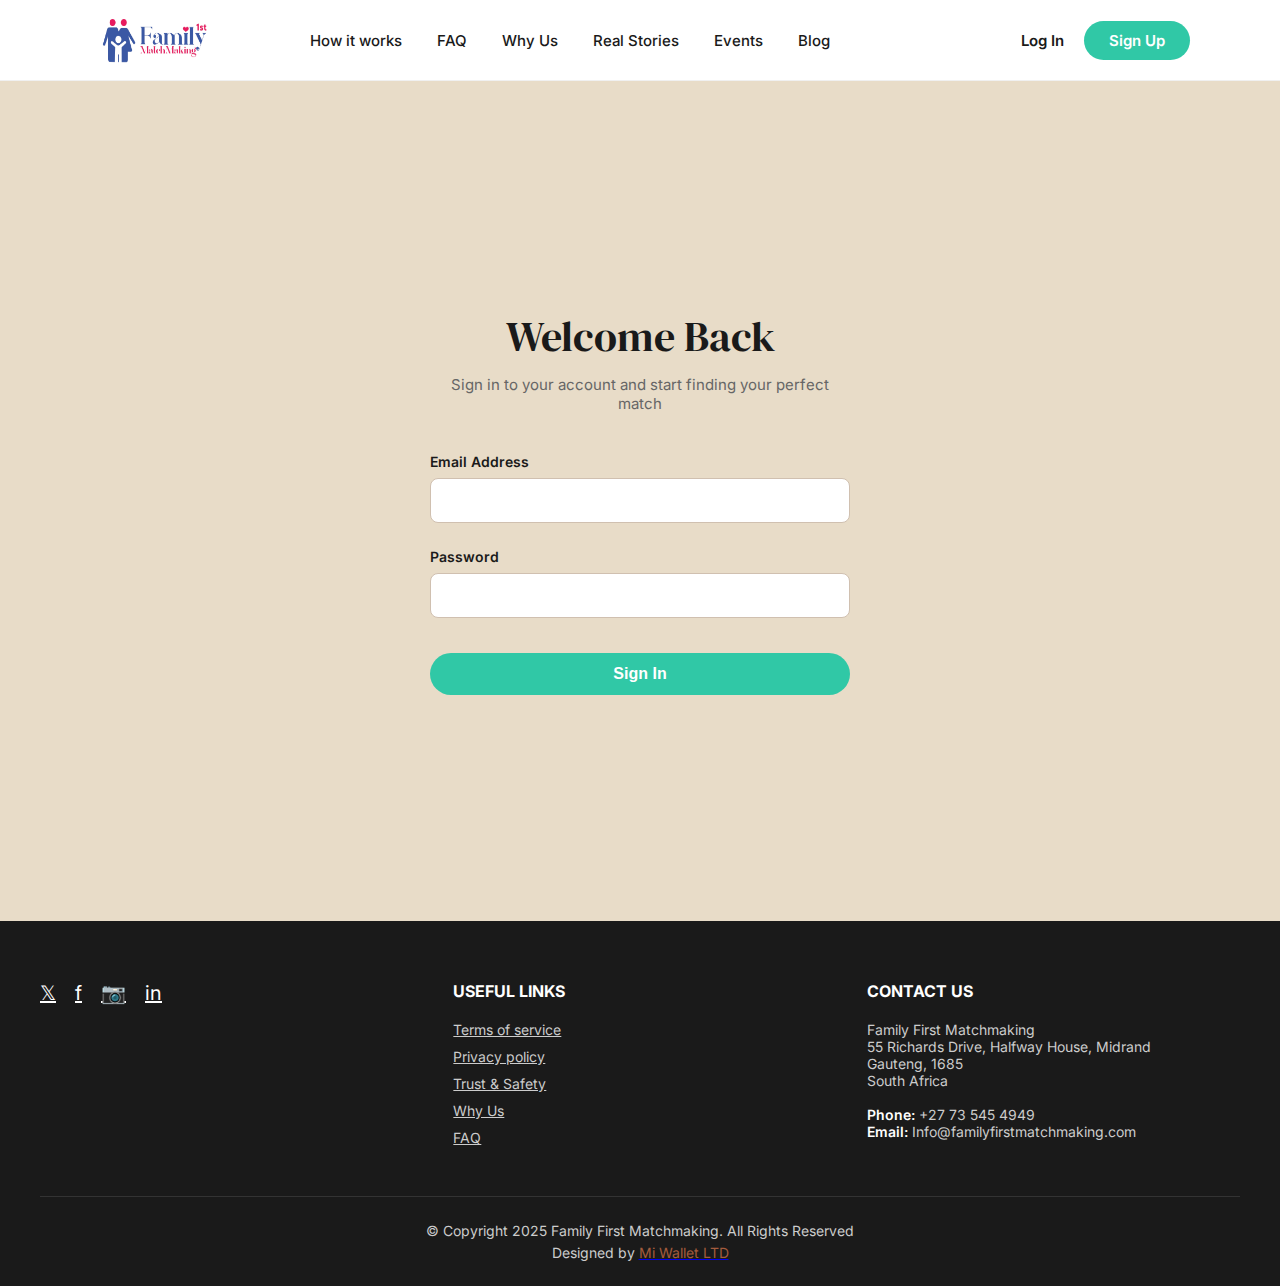
<file: login.html>
<!DOCTYPE html>
<html lang="en">

<head>
  <meta charset="utf-8">
  <meta content="width=device-width, initial-scale=1.0" name="viewport">
  <title>Login - Family First Matchmaking</title>
  <meta name="description" content="Sign in to your Family First Matchmaking account.">
  <link href="assets/img/ffmicon.png" rel="icon">
  <link href="https://fonts.googleapis.com" rel="preconnect">
  <link href="https://fonts.gstatic.com" rel="preconnect" crossorigin>
  <link href="https://fonts.googleapis.com/css2?family=DM+Serif+Display:wght@400&family=Inter:wght@400;500;600;700&display=swap" rel="stylesheet">
  
  <style>
    * {
      margin: 0;
      padding: 0;
      box-sizing: border-box;
    }

    body {
      font-family: 'Inter', sans-serif;
      color: #1a1a1a;
      background-color: #fff;
    }

     /* --- Header Styles (Desktop First) --- */
    header {
      background-color: #ffffff;
      padding: 15px 30px;
      display: flex;
      align-items: center;
      position: sticky;
      top: 0;
      z-index: 100;
      border-bottom: 1px solid #f0f0f0;
      gap: 30px; /* Space between logo and nav-wrapper */
    }

    .logo {
      font-size: 24px;
      font-weight: 700;
      color: #1a1a1a;
    }
    
    .logo-container img {
      display: block; 
      margin-left: 70px;
    }

    /* NEW: Desktop Nav Wrapper Layout */
    .nav-wrapper {
      display: flex;
      flex-grow: 1; /* Allows it to take up available space */
      justify-content: space-between; /* Pushes <nav> to the left and .header-buttons to the right */
      align-items: center;
      margin-left: 70px;
    }
    
    /* NEW: Mobile menu toggle button (hidden on desktop) */
    .menu-toggle {
      display: none; 
      background: none;
      border: none;
      font-size: 24px;
      cursor: pointer;
      z-index: 101; 
      color: #1a1a1a;
      padding: 5px;
    }

    nav {
      display: flex;
      gap: 35px; /* Cleaned up desktop spacing */
    }

    nav a {
      margin: 0; /* Clear previous margins */
      text-decoration: none;
      color: #1a1a1a;
      font-size: 15px;
      font-weight: 500;
      transition: color 0.3s;
    }

    nav a:hover {
      color: #30c8a6;
    }

    .header-buttons {
      display: flex;
      gap: 20px;
      align-items: center;
    }

    .btn-login {
      background: transparent;
      color: #1a1a1a;
      border: none;
      padding: 11px 0;
      font-size: 15px;
      font-weight: 600;
      cursor: pointer;
      text-decoration: none;
      transition: color 0.3s;
    }

    .btn-login:hover {
      color: #30c8a6;
      text-decoration: none;
    }

    .btn-signup {
      background-color: #30c8a6;
      color: #ffffff;
      border: none;
      padding: 10px 25px;
      border-radius: 50px;
      font-size: 15px;
      font-weight: 600;
      cursor: pointer;
      transition: background-color 0.3s;
      margin-right: 60px;
      text-decoration: none;
    }

    .btn-signup:hover {
      background-color: #29b092;
    }


    /* Login Container */
    .login-container {
      display: flex;
      min-height: calc(100vh - 60px);
      background-color: #e8dcc8;
    }

    .login-left {
      flex: 1;
      display: flex;
      align-items: center;
      justify-content: center;
      padding: 60px 40px;
    }

    .login-form-wrapper {
      width: 100%;
      max-width: 420px;
    }

    .login-form-wrapper h1 {
      font-family: 'DM Serif Display', serif;
      font-size: 42px;
      font-weight: 400;
      margin-bottom: 10px;
      color: #1a1a1a;
      text-align: center;
    }

    .login-form-wrapper p {
      font-size: 15px;
      color: #666;
      text-align: center;
      margin-bottom: 40px;
    }

    .form-group {
      margin-bottom: 25px;
    }

    .form-group label {
      display: block;
      font-size: 14px;
      font-weight: 600;
      margin-bottom: 8px;
      color: #1a1a1a;
    }

    .form-group input {
      width: 100%;
      padding: 12px 15px;
      border: 1px solid #d0c0b0;
      border-radius: 8px;
      font-size: 15px;
      font-family: 'Inter', sans-serif;
      transition: border-color 0.3s;
    }

    .form-group input:focus {
      outline: none;
      border-color: #30c8a6;
    }

    .login-error {
      color: #d9534f;
      font-size: 14px;
      margin-top: 10px;
      text-align: center;
      display: none;
    }

    .btn-login-submit {
      width: 100%;
      background-color: #30c8a6;
      color: #ffffff;
      border: none;
      padding: 12px;
      border-radius: 50px;
      font-size: 16px;
      font-weight: 600;
      cursor: pointer;
      transition: background-color 0.3s;
      margin-top: 10px;
    }

    .btn-login-submit:hover {
      background-color: #29b092;
    }

    .login-right {
      flex: 1;
      background: linear-gradient(135deg, #a45c3d 0%, #c97a56 100%);
      display: none;
    }

    /* Profile View */
    .profile-container {
      display: none;
      padding: 60px 40px;
      max-width: 1200px;
      margin: 0 auto;
    }

    .profile-header {
      display: flex;
      gap: 40px;
      margin-bottom: 60px;
      align-items: flex-start;
    }

    .profile-picture {
      width: 220px;
      height: 220px;
      border-radius: 10px;
      background-color: #f0f0f0;
      display: flex;
      align-items: center;
      justify-content: center;
      overflow: hidden;
      flex-shrink: 0;
    }

    .profile-picture img {
      width: 100%;
      height: 100%;
      object-fit: cover;
    }

    .profile-picture-placeholder {
      width: 100%;
      height: 100%;
      background-color: #e8dcc8;
      display: flex;
      align-items: center;
      justify-content: center;
      color: #999;
      font-size: 14px;
    }

    .profile-info {
      flex: 1;
    }

    .profile-info h1 {
      font-family: 'DM Serif Display', serif;
      font-size: 42px;
      font-weight: 400;
      margin-bottom: 15px;
      color: #1a1a1a;
    }

    .profile-info p {
      font-size: 15px;
      color: #666;
      margin-bottom: 20px;
    }

    .btn-logout {
      background-color: #a45c3d;
      color: #ffffff;
      border: none;
      padding: 10px 25px;
      border-radius: 50px;
      font-size: 14px;
      font-weight: 600;
      cursor: pointer;
      transition: background-color 0.3s;
    }

    .btn-logout:hover {
      background-color: #8c4c34;
    }

    .profile-sections {
      display: grid;
      grid-template-columns: repeat(auto-fit, minmax(300px, 1fr));
      gap: 30px;
      margin-top: 40px;
    }

    .profile-section {
      background-color: #f9f9f9;
      border-radius: 10px;
      padding: 25px;
    }

    .profile-section h2 {
      font-family: 'DM Serif Display', serif;
      font-size: 20px;
      font-weight: 400;
      margin-bottom: 20px;
      color: #1a1a1a;
      border-bottom: 1px solid #e0e0e0;
      padding-bottom: 15px;
    }

    .profile-field {
      margin-bottom: 15px;
    }

    .profile-field label {
      display: block;
      font-size: 12px;
      font-weight: 600;
      text-transform: uppercase;
      color: #999;
      margin-bottom: 5px;
    }

    .profile-field value {
      display: block;
      font-size: 15px;
      color: #1a1a1a;
      margin-bottom: 10px;
    }

    .profile-field.list {
      display: flex;
      flex-wrap: wrap;
      gap: 8px;
      margin-bottom: 15px;
    }

    .profile-field.list span {
      background-color: #e8dcc8;
      color: #1a1a1a;
      padding: 6px 12px;
      border-radius: 20px;
      font-size: 13px;
    }

    /* Footer */
    footer {
        background-color: #1a1a1a;
        color: #ccc;
        padding: 60px 40px 20px;
        font-size: 14px;
    }

    .footer-content {
        display: flex;
        justify-content: space-between;
        max-width: 1200px;
        margin: 0 auto 40px;
        flex-wrap: wrap;
        gap: 40px;
    }

    .footer-col {
        flex: 1;
        min-width: 250px;
    }

    .footer-col h4 {
        color: #fff;
        font-size: 16px;
        margin-bottom: 20px;
        font-weight: 700;
        text-transform: uppercase;
    }

    .footer-col ul {
        list-style: none;
        padding: 0;
    }

    .footer-col ul li {
        margin-bottom: 10px;
    }

    .footer-col a {
        color: #ccc;
        transition: color 0.3s;
    }

    .footer-col a:hover {
        color: #a45c3d;
    }

    .footer-col strong {
        color: #fff;
        font-weight: 600;
    }

    .social-links a {
        display: inline-block;
        margin-right: 15px;
        font-size: 20px;
        color: #fff;
        transition: color 0.3s;
    }

    .social-links a:hover {
        color: #a45c3d;
    }

    .footer-bottom {
        text-align: center;
        padding-top: 20px;
        border-top: 1px solid #333;
        max-width: 1200px;
        margin: 0 auto;
    }

    .footer-bottom p {
        margin: 5px 0;
    }
       /* --- Responsive Styles (Mobile Overrides) --- */
    @media (max-width: 768px) {
      /* Mobile Header - Logo on the left, Menu Toggle on the right */
      header {
        flex-direction: row; /* Keep content in a row */
        justify-content: space-between; /* Space logo and menu toggle */
        padding: 15px 20px;
        gap: 0; /* Clear desktop gap */
      }
   .logo-container img {
      display: block; 
      margin-left: 0;
    }
      /* Show the Hamburger Icon */
      .menu-toggle {
        display: block;
      }

      /* Full-screen overlay for navigation on mobile */
      .nav-wrapper {
        position: fixed;
        top: 0;
        left: 0;
        width: 100%;
        height: 100%;
        background-color: #ffffff; /* White overlay */
        display: flex;
        flex-direction: column;
        justify-content: center;
        align-items: center;
        z-index: 99; /* Below the header, above content */
        
        /* Mobile specific positioning */
        transform: translateX(100%); 
        transition: transform 0.4s ease-in-out;
      }
      
      /* Class added by JavaScript to show the menu */
      .nav-wrapper.active {
        transform: translateX(0); 
      }

      /* Navigation Links - Stacked */
      nav {
        flex-direction: column;
        text-align: center;
        margin-bottom: 40px;
        padding: 0;
        gap: 0; /* Clear desktop gap */
      }

      nav a {
        margin: 15px 0; /* Vertical spacing */
        font-size: 18px; /* Larger font size for touch */
      }

      /* Header Buttons - Stacked if needed, otherwise centered */
      .header-buttons {
        flex-direction: column;
        gap: 20px;
      }
      
      .btn-signup, .btn-login {
        width: 200px; /* Make buttons wider and easier to tap */
        text-align: center;
        padding: 12px 25px;
      }
      
      /* General mobile adjustments for other sections */
      .hero {
        flex-direction: column;
        background: #ffffff;
      }

      .hero-left {
        padding: 40px 20px;
        background-color: #f5ede5;
      }

      .hero-left h1 {
        font-size: 2rem;
      }

      .hero-left p {
        max-width: 100%;
      }

      .hero-right {
        min-height: 400px;
      }

      .section-title h2 {
        font-size: 1.8rem;
      }

      .quote-text {
        font-size: 1.3rem;
      }

      .dark-section h2 {
        font-size: 2rem;
      }

      .team-section {
        grid-template-columns: 1fr;
        gap: 40px;
      }

      .stats-grid {
        grid-template-columns: repeat(2, 1fr);
      }
    }
  
    @media (max-width: 768px) {
      .login-container {
        flex-direction: column;
      }

      .login-left {
        padding: 40px 20px;
      }

      .profile-header {
        flex-direction: column;
      }

      .profile-picture {
        width: 150px;
        height: 150px;
      }

      .profile-sections {
        grid-template-columns: 1fr;
      }
    }
    /* Loading message container styles */
.loading-message {
    text-align: center;
    padding: 30px;
    border: 1px solid #d0c0b0; /* Use a color theme consistent with login */
    border-radius: 8px;
    background-color: #f5ede5; /* Use a color theme consistent with login */
    margin-top: 20px;
}

.spinner {
    border: 4px solid rgba(0, 0, 0, 0.1);
    border-top: 4px solid #30c8a6; /* Match primary button color */
    border-radius: 50%;
    width: 40px;
    height: 40px;
    animation: spin 1s linear infinite;
    margin: 0 auto 15px;
}

@keyframes spin {
    0% { transform: rotate(0deg); }
    100% { transform: rotate(360deg); }
}
  </style>
</head>

<body>
  <!-- Header -->
<header>
    <a href="index.html" class="logo-container">
      <img src="assets/img/ffmlogo.png" alt="Family First Matchmaking Logo" width="110" height="50">
    </a>
    
    <button class="menu-toggle" aria-label="Toggle navigation">
      ☰
    </button>
    
    <div class="nav-wrapper">
      <nav>
        <a href="how-it-works.html" class="active">How it works</a>
        <a href="faq.html">FAQ</a>
        <a href="about.html">Why Us</a>
        <a href="index.html#testimonials-section">Real Stories</a>
        <a href="events.html">Events</a>
        <a href="blog.html">Blog</a>
      </nav>
      <div class="header-buttons">
        <a href="login.html" class="btn-login">Log In</a>
        <a href="register.html" class="btn-signup">Sign Up</a>

      </div>
    </div>
  </header>


  <!-- Login View -->
  <div class="login-container">
    <div class="login-left">
      <div class="login-form-wrapper" id="loginFormWrapper">
        <h1>Welcome Back</h1>
        <p>Sign in to your account and start finding your perfect match</p>
        
        <form id="loginForm">
          <div class="form-group">
            <label for="email">Email Address</label>
            <input type="email" id="email" name="email" required>
          </div>

          <div class="form-group">
            <label for="password">Password</label>
            <input type="password" id="password" name="password" required>
          </div>

          <div class="login-error" id="loginError"></div>

          <button type="submit" class="btn-login-submit">Sign In</button>
        </form>
      </div>
      <div class="loading-message" id="loginLoadingMessage" style="display: none;">
        <div class="spinner"></div>
        <h2>Logging In...</h2>
        <p>Please wait while we verify your credentials.</p>
    </div>
    </div>
    <div class="login-right"></div>
  </div>

  <!-- Profile View -->
  <div class="profile-container" id="profileContainer">
    <div class="profile-header">
      <div class="profile-picture" id="profilePicture">
        <div class="profile-picture-placeholder">No Photo</div>
      </div>

      <div class="profile-info">
        <h1 id="profileName">User Name</h1>
        <p><strong>Email:</strong> <span id="profileEmail">email@example.com</span></p>
        <p><strong>Phone:</strong> <span id="profilePhone">-</span></p>
        <p><strong>Plan:</strong> <span id="profilePlan">-</span></p>
        <button class="btn-logout" onclick="logout()">Logout</button>
      </div>
    </div>

    <div class="profile-sections" id="profileSections"></div>
  </div>

  <!-- Footer -->
 <footer>
    <div class="footer-content">
      <div class="footer-col">
        <div class="social-links">
          <a href="#">𝕏</a>
          <a href="#">f</a>
          <a href="#">📷</a>
          <a href="#">in</a>
        </div>
      </div>
      <div class="footer-col">
        <h4>Useful Links</h4>
        <ul>
          <li><a href="terms.html">Terms of service</a></li>
          <li><a href="privacy.html">Privacy policy</a></li>
          <li><a href="trust.html">Trust & Safety</a></li>
          <li><a href="about.html">Why Us</a></li>
          <li><a href="faq.html">FAQ</a></li>
        </ul>
      </div>
      <div class="footer-col">
        <h4>Contact Us</h4>
        <p>Family First Matchmaking <br>
          55 Richards Drive, Halfway House, Midrand<br>
          Gauteng, 1685<br>
          South Africa<br><br>
          <strong>Phone:</strong> +27 73 545 4949<br>
          <strong>Email:</strong> Info@familyfirstmatchmaking.com
        </p>
      </div>
    </div>
    <div class="footer-bottom">
      <p>© Copyright 2025 Family First Matchmaking. All Rights Reserved</p>
      <p>Designed by <a href="https://miwalletmw.com"><span style="color: #a45c3d;">Mi Wallet LTD</span></a></p>
    </div>
  </footer>

  <script>
    //const API_URL = 'http://localhost:7000'

    // Handle login form submission
// Handle login form submission
document.getElementById('loginForm').addEventListener('submit', async (e) => {
    e.preventDefault();

    const formWrapper = document.getElementById('loginFormWrapper');
    const loadingMsg = document.getElementById('loginLoadingMessage');
    const loginError = document.getElementById('loginError');

    // 1. CLEAR ERRORS, HIDE FORM, SHOW LOADING
    loginError.style.display = 'none';
    formWrapper.style.display = 'none';
    loadingMsg.style.display = 'block';

    const email = document.getElementById('email').value;
    const password = document.getElementById('password').value;

    try {
        const response = await fetch('/api/sign-in', {
            method: 'POST',
            headers: { 'Content-Type': 'application/json' },
            body: JSON.stringify({ email, password })
        });

        const data = await response.json();

        // 2. HIDE LOADING MESSAGE
        loadingMsg.style.display = 'none';

        if (data.success) {
            // Success: Store user data and show profile
            localStorage.setItem('currentUser', JSON.stringify(data.user));
            showProfileView(data.user);
        } else {
            // Failure: Show form, show error
            formWrapper.style.display = 'block';
            loginError.textContent = data.message;
            loginError.style.display = 'block';
        }
    } catch (error) {
        console.error('[v0] Login Error:', error);

        // 3. HIDE LOADING, SHOW FORM ON NETWORK ERROR
        loadingMsg.style.display = 'none';
        formWrapper.style.display = 'block'; 
        
        loginError.textContent = 'Connection error. Please try again.';
        loginError.style.display = 'block';
    }
});
   // ✅ ADDED: numeric → agree/disagree labels
const PSYCHO_SCALE_LABELS = {
  1: "Strongly Disagree",
  2: "Disagree",
  3: "Slightly Disagree",
  4: "Neither Agree nor Disagree",
  5: "Slightly Agree",
  6: "Agree",
  7: "Strongly Agree"
};

function showProfileView(user) {
  document.querySelector('.login-container').style.display = 'none'
  document.getElementById('profileContainer').style.display = 'block'

  // Header
  document.getElementById('profileName').textContent = user.full_name || 'User'
  document.getElementById('profileEmail').textContent = user.email
  document.getElementById('profilePhone').textContent = user.phone || '-'
  document.getElementById('profilePlan').textContent = user.pricing_plan || '-'

  if (user.profile_photo_base64) {
    const img = document.createElement('img')
    img.src = user.profile_photo_base64
    document.getElementById('profilePicture').innerHTML = ''
    document.getElementById('profilePicture').appendChild(img)
  }

  const profileSections = document.getElementById('profileSections')
  profileSections.innerHTML = ''

  /* ---------------- PERSONAL INFO ---------------- */
  let personalHTML = `<div class="profile-section"><h2>Personal Information</h2>`

  if (user.profile?.gender) personalHTML += `<div class="profile-field"><label>Gender</label><value>${user.profile.gender}</value></div>`
  if (user.profile?.dob) personalHTML += `<div class="profile-field"><label>Date of Birth</label><value>${user.profile.dob}</value></div>`
  if (user.profile?.marital_status) personalHTML += `<div class="profile-field"><label>Marital Status</label><value>${user.profile.marital_status}</value></div>`
  if (user.profile?.height) personalHTML += `<div class="profile-field"><label>Height (cm)</label><value>${user.profile.height}</value></div>`
  if (user.profile?.ethnicity) personalHTML += `<div class="profile-field"><label>Ethnicity</label><value>${user.profile.ethnicity}</value></div>`
  if (user.profile?.city) personalHTML += `<div class="profile-field"><label>City</label><value>${user.profile.city}</value></div>`

  personalHTML += `</div>`
  profileSections.innerHTML += personalHTML

  /* ---------------- LIFESTYLE & CAREER ---------------- */
  let lifestyleHTML = `<div class="profile-section"><h2>Lifestyle & Career</h2>`

  if (user.profile?.education_level) lifestyleHTML += `<div class="profile-field"><label>Education</label><value>${user.profile.education_level}</value></div>`
  if (user.profile?.profession) lifestyleHTML += `<div class="profile-field"><label>Profession</label><value>${user.profile.profession}</value></div>`
  if (user.profile?.income_bracket) lifestyleHTML += `<div class="profile-field"><label>Income</label><value>${user.profile.income_bracket}</value></div>`
  if (user.profile?.smoking_habit) lifestyleHTML += `<div class="profile-field"><label>Smoking</label><value>${user.profile.smoking_habit}</value></div>`
  if (user.profile?.drinking_habit) lifestyleHTML += `<div class="profile-field"><label>Drinking</label><value>${user.profile.drinking_habit}</value></div>`
  if (user.profile?.children_in_household) lifestyleHTML += `<div class="profile-field"><label>Children</label><value>${user.profile.children_in_household}</value></div>`

  lifestyleHTML += `</div>`
  profileSections.innerHTML += lifestyleHTML

  /* ---------------- VALUES ---------------- */
  let valuesHTML = `<div class="profile-section"><h2>Values & Beliefs</h2>`

  if (user.profile?.beliefs) valuesHTML += `<div class="profile-field"><label>Beliefs</label><value>${user.profile.beliefs}</value></div>`
  if (user.profile?.partner_role) valuesHTML += `<div class="profile-field"><label>Partner Role</label><value>${user.profile.partner_role}</value></div>`
  if (user.profile?.reconcile_style) valuesHTML += `<div class="profile-field"><label>Conflict Style</label><value>${user.profile.reconcile_style}</value></div>`
  if (user.profile?.willingness_change) valuesHTML += `<div class="profile-field"><label>Willingness to Change</label><value>${user.profile.willingness_change}</value></div>`

  valuesHTML += `</div>`
  profileSections.innerHTML += valuesHTML

  /* ---------------- IMPORTANCE SCORES ---------------- */
  let importanceHTML = `<div class="profile-section"><h2>Partner Importance Scores</h2>`

  Object.entries(user.importanceScores || {}).forEach(([k, v]) => {
    if (v) importanceHTML += `<div class="profile-field"><label>${k.replace('_', ' ')}</label><value>${v}</value></div>`
  })

  importanceHTML += `</div>`
  profileSections.innerHTML += importanceHTML

  /* ---------------- PSYCHOMETRICS (FIXED) ---------------- */
  let psychoHTML = `<div class="profile-section"><h2>Psychometric Profile</h2>`

  Object.entries(user.psychometrics || {}).forEach(([k, v]) => {
    const label = PSYCHO_SCALE_LABELS[v] || v
    psychoHTML += `
      <div class="profile-field">
        <label>${k.replace('psycho_', '').replace('_', ' ')}</label>
        <value>${label}</value>
      </div>`
  })

  psychoHTML += `</div>`
  profileSections.innerHTML += psychoHTML

  /* ---------------- TEXT ANSWERS ---------------- */
  let textHTML = `<div class="profile-section"><h2>Personal Reflections</h2>`

  if (user.textData?.thankful_for) textHTML += `<div class="profile-field"><label>Thankful For</label><value>${user.textData.thankful_for}</value></div>`
  if (user.textData?.free_time_activities) textHTML += `<div class="profile-field"><label>Free Time Activities</label><value>${user.textData.free_time_activities}</value></div>`

  textHTML += `</div>`
  profileSections.innerHTML += textHTML

  /* ---------------- MULTI SELECTS ---------------- */
  const renderList = (title, items) => {
    if (!items || items.length === 0) return ''
    let html = `<div class="profile-section"><h2>${title}</h2><div class="profile-field list">`
    items.forEach(i => html += `<span>${i}</span>`)
    return html + `</div></div>`
  }

  profileSections.innerHTML += renderList('Ethnic Preferences', user.multiSelectData?.ethnic_preferences)
  profileSections.innerHTML += renderList('Partner Beliefs', user.multiSelectData?.partner_beliefs)
  profileSections.innerHTML += renderList('Relationship Values', user.multiSelectData?.relationship_values)
  profileSections.innerHTML += renderList('Friend Descriptions', user.multiSelectData?.friend_descriptions)
  profileSections.innerHTML += renderList('Passions', user.multiSelectData?.passions)
  profileSections.innerHTML += renderList('Age Preferences', user.multiSelectData?.age_preferences)

  /* ---------------- PARTNER PREFERENCES ---------------- */
  let partnerHTML = `<div class="profile-section"><h2>Partner Preferences</h2>`

  if (user.partnerPrefs?.partner_gender) partnerHTML += `<div class="profile-field"><label>Gender</label><value>${user.partnerPrefs.partner_gender}</value></div>`
  if (user.partnerPrefs?.partner_smoking) partnerHTML += `<div class="profile-field"><label>Smoking</label><value>${user.partnerPrefs.partner_smoking}</value></div>`
  if (user.partnerPrefs?.partner_drinking) partnerHTML += `<div class="profile-field"><label>Drinking</label><value>${user.partnerPrefs.partner_drinking}</value></div>`
  if (user.partnerPrefs?.partner_children) partnerHTML += `<div class="profile-field"><label>Children</label><value>${user.partnerPrefs.partner_children}</value></div>`
  if (user.partnerPrefs?.max_distance) partnerHTML += `<div class="profile-field"><label>Max Distance</label><value>${user.partnerPrefs.max_distance}</value></div>`

  partnerHTML += `</div>`
  profileSections.innerHTML += partnerHTML
}

    function logout() {
      localStorage.removeItem('currentUser')
      document.querySelector('.login-container').style.display = 'flex'
      document.getElementById('profileContainer').style.display = 'none'
      document.getElementById('loginForm').reset()
      document.getElementById('loginError').style.display = 'none'
    }

    // Check if user is already logged in
    window.addEventListener('load', () => {
      const user = localStorage.getItem('currentUser')
      if (user) {
        showProfileView(JSON.parse(user))
      }
    })
  </script>
   <script>
    document.addEventListener('DOMContentLoaded', function() {
      const menuToggle = document.querySelector('.menu-toggle');
      const navWrapper = document.querySelector('.nav-wrapper');
      
      menuToggle.addEventListener('click', function() {
        // Toggle the active class for mobile menu
        const isActive = navWrapper.classList.toggle('active');
        menuToggle.textContent = isActive ? '✕' : '☰';
      });

      // Close menu when a link is clicked on mobile
      document.querySelectorAll('nav a').forEach(link => {
        link.addEventListener('click', () => {
          if (window.innerWidth <= 768) {
            navWrapper.classList.remove('active');
            menuToggle.textContent = '☰';
          }
        });
      });
    });
  </script>
</body>

</html>
</file>
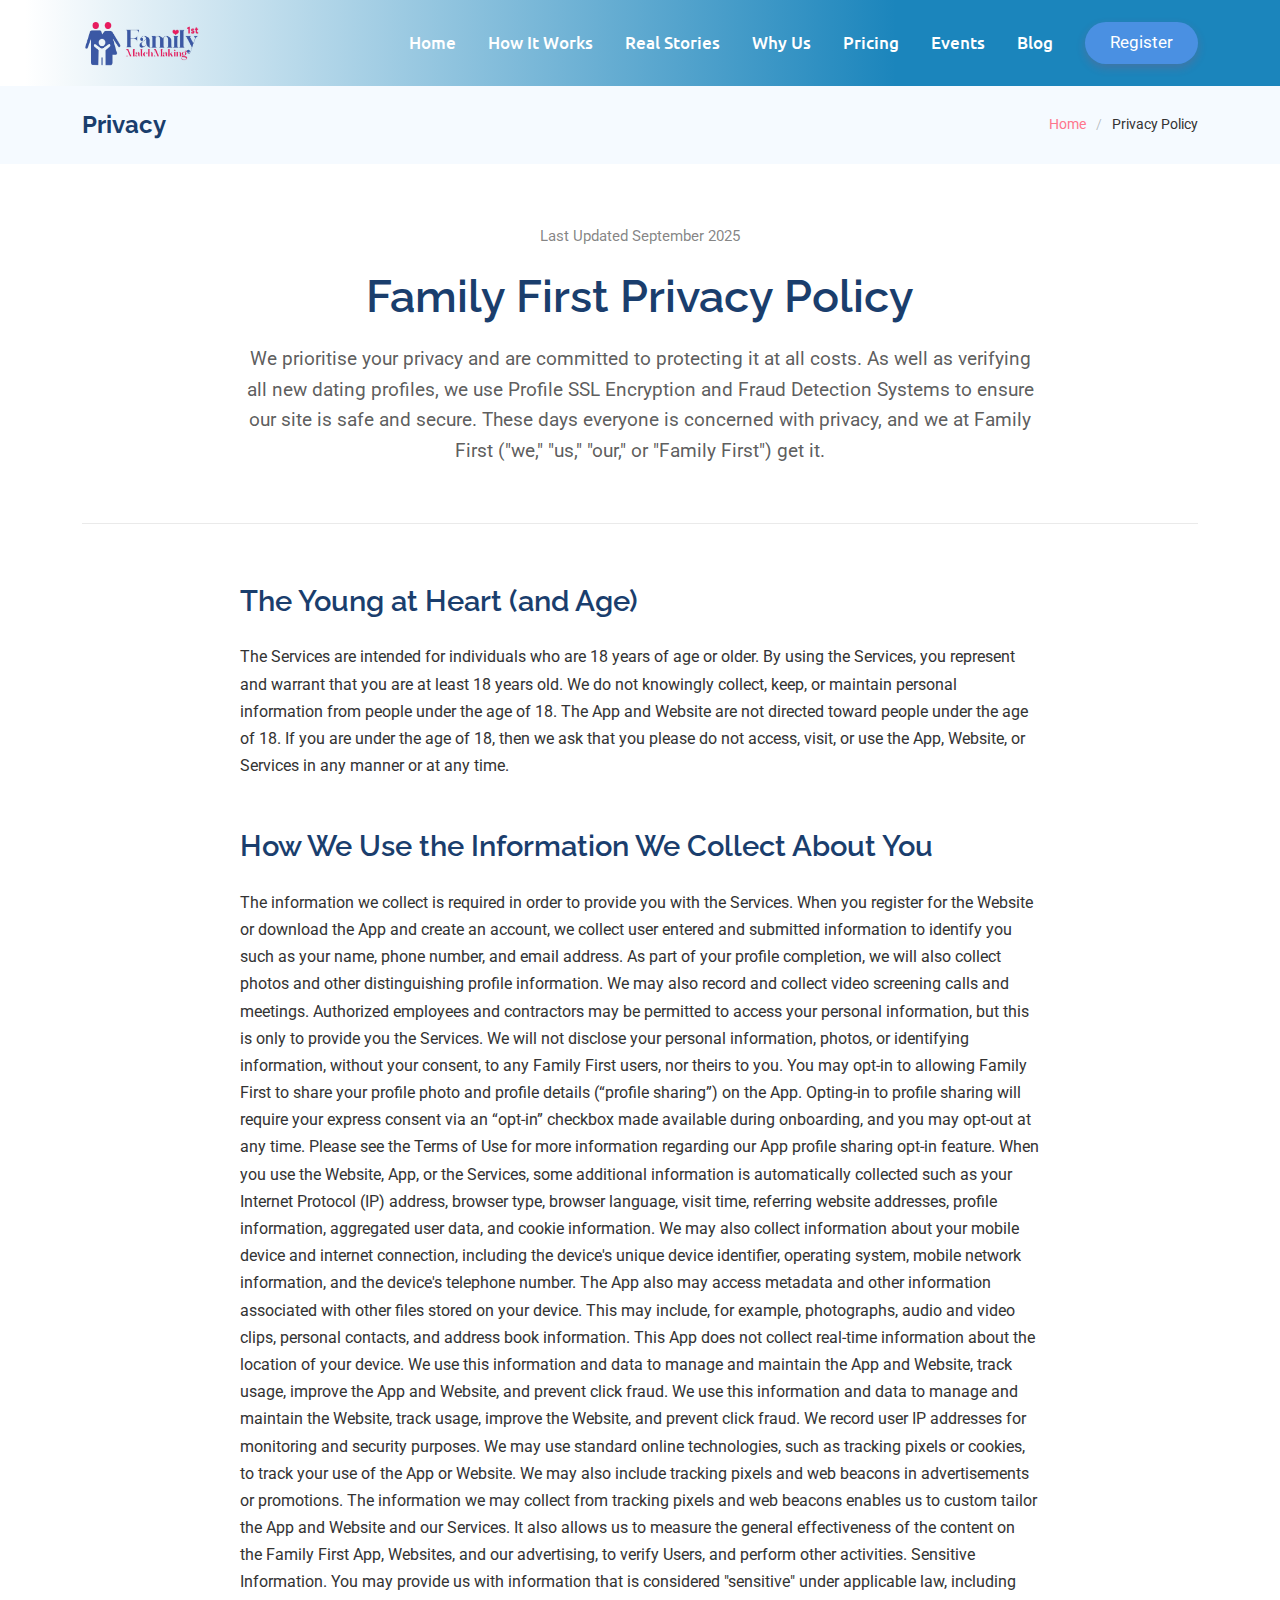
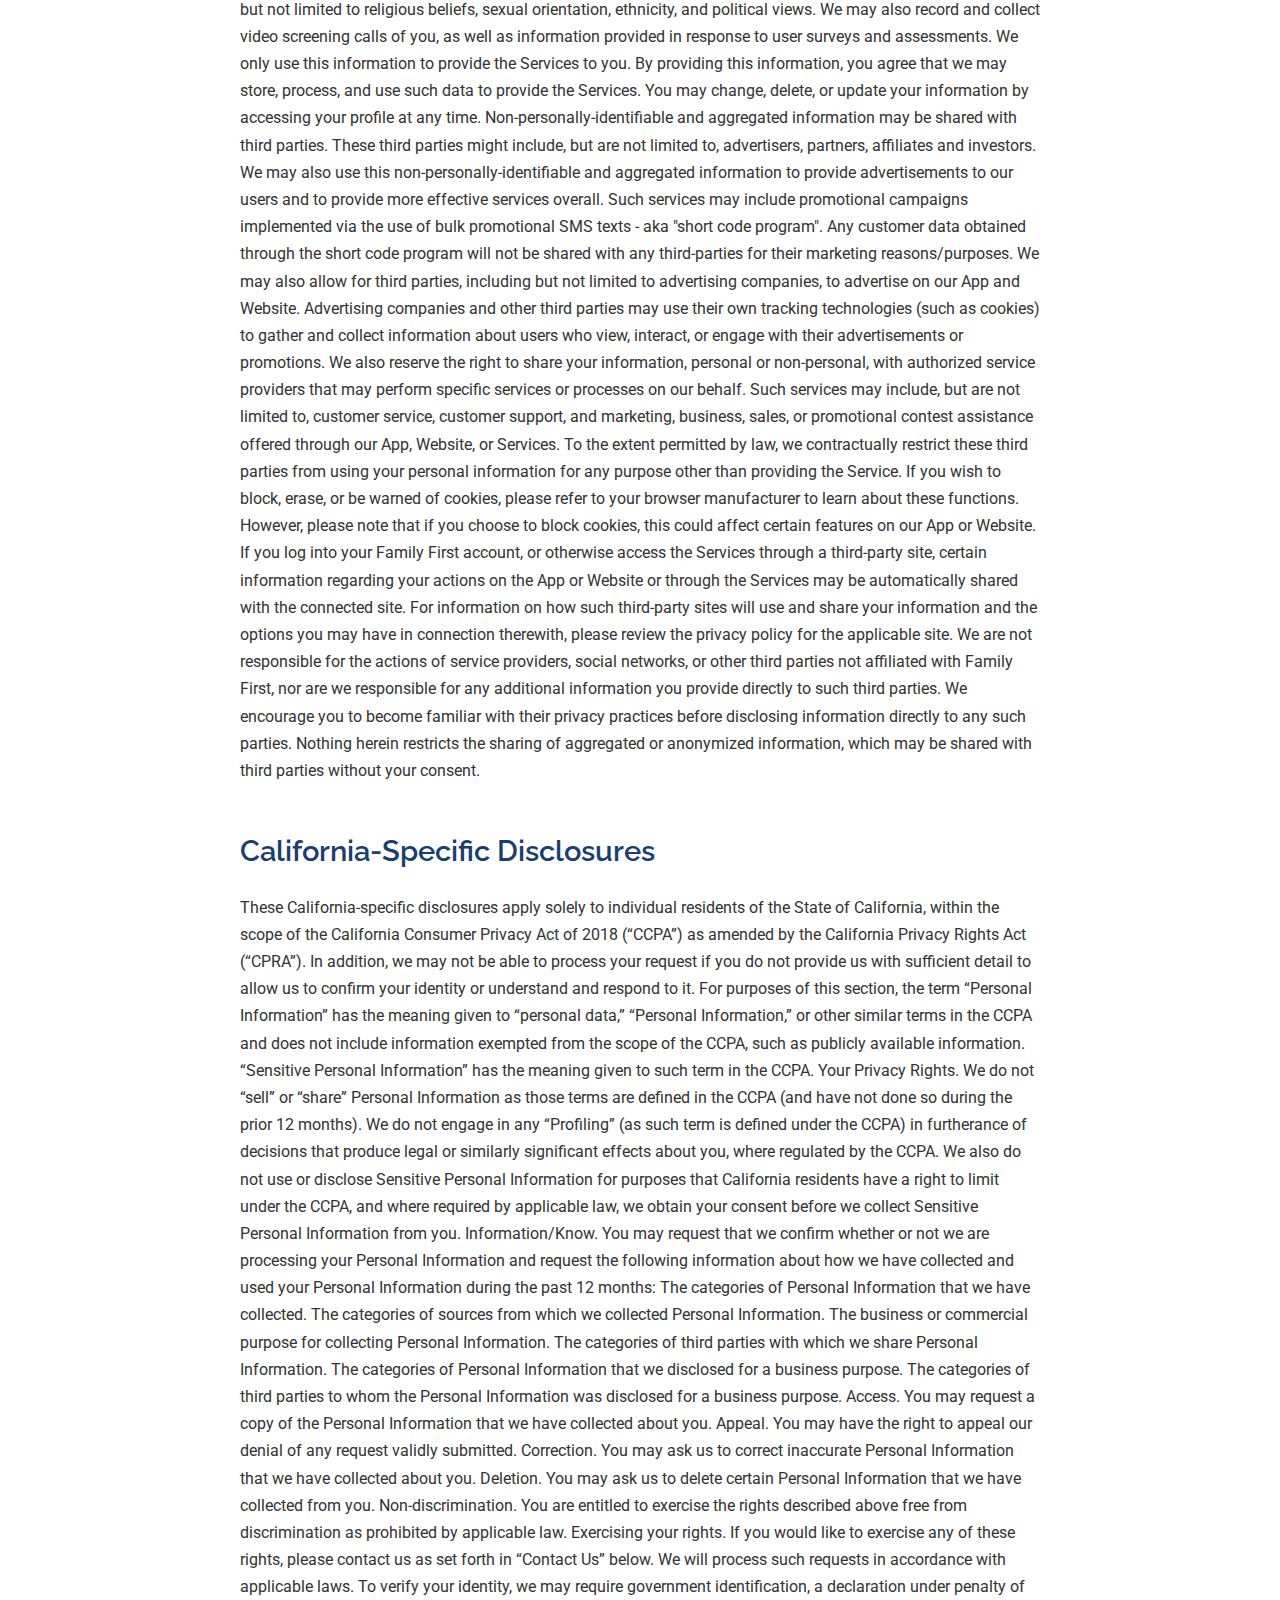
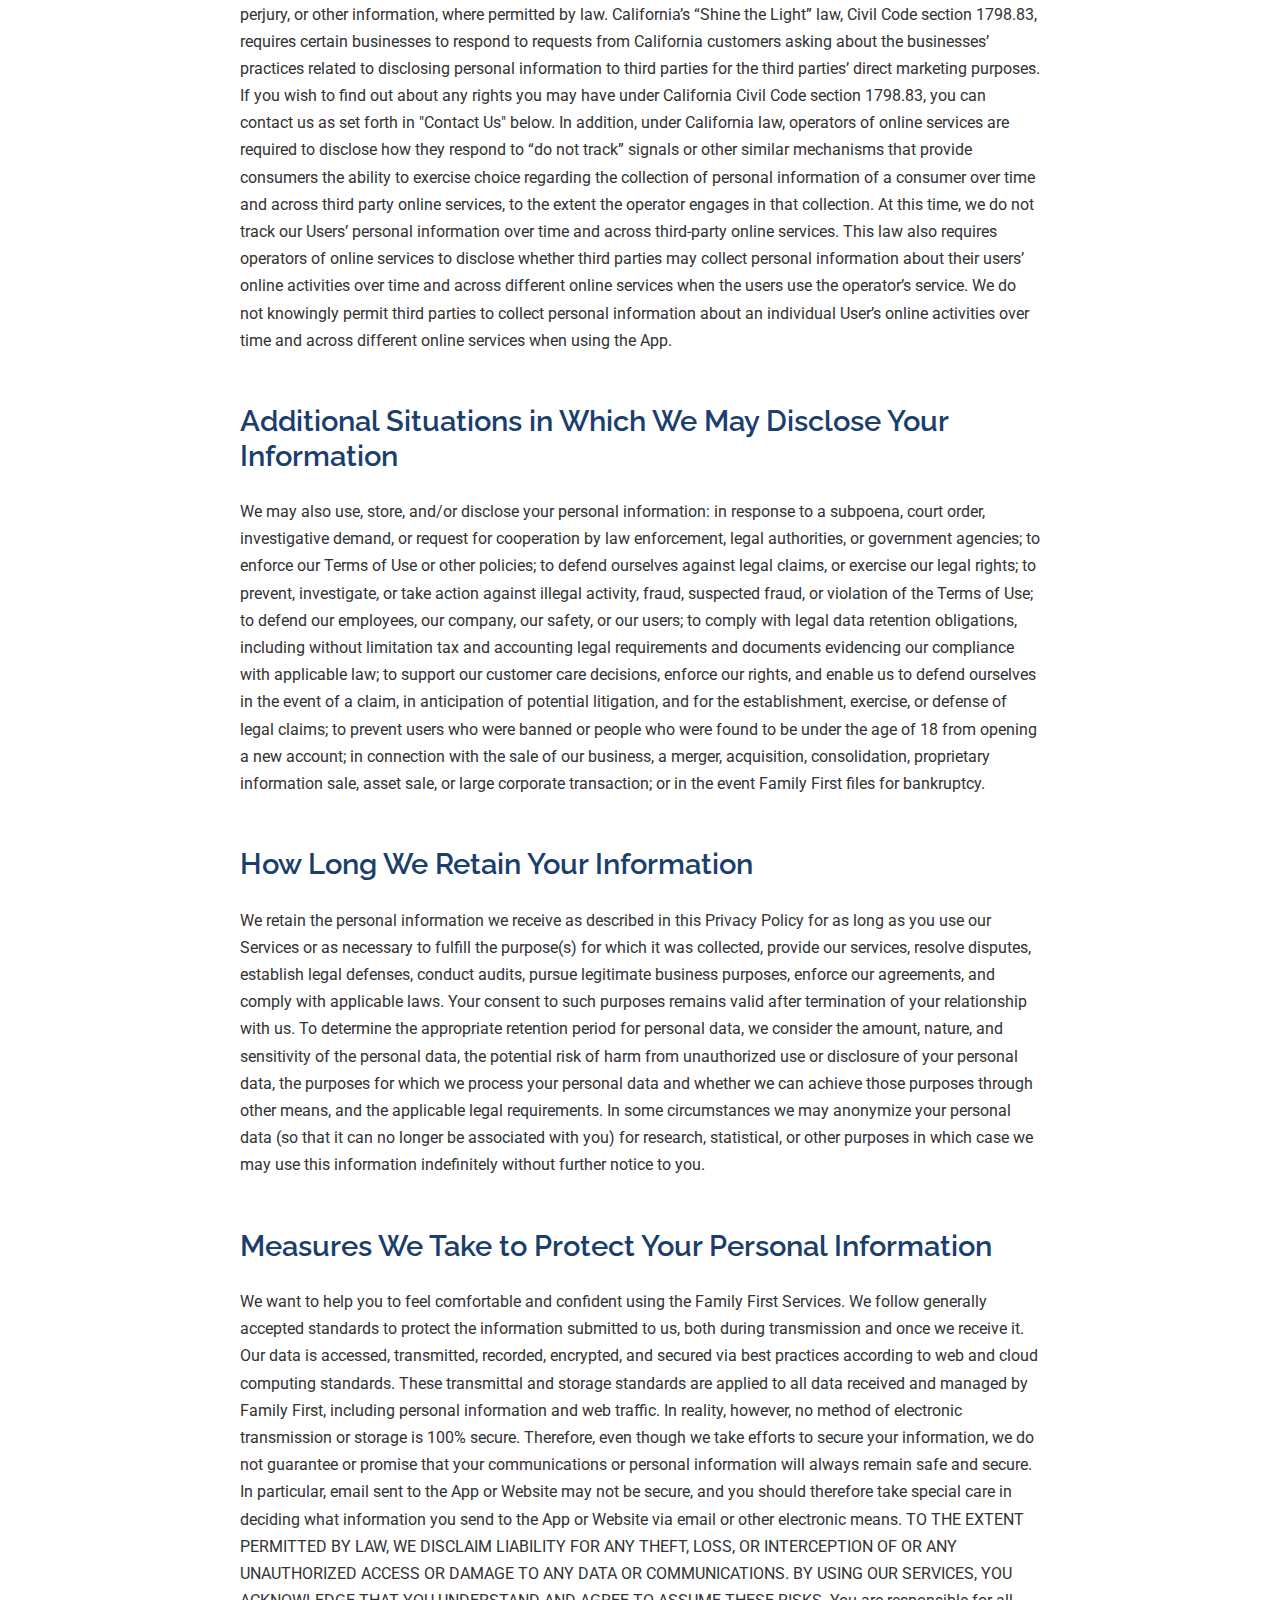
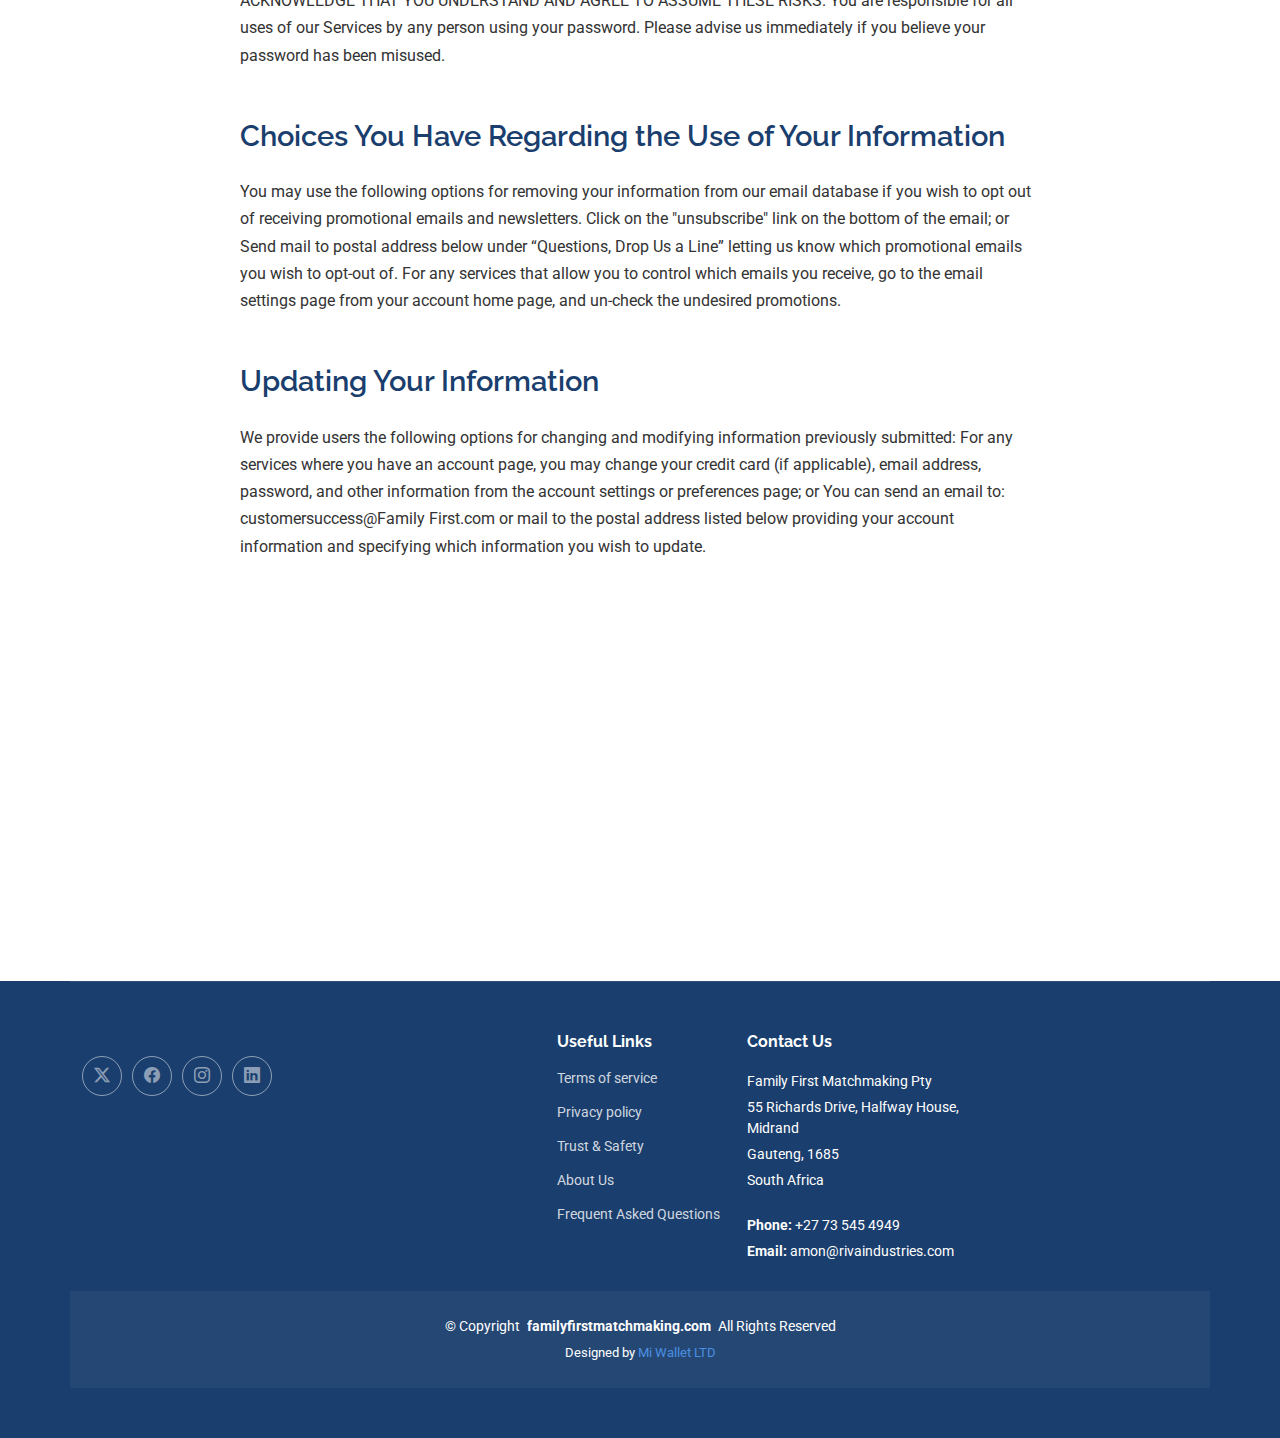
<file: privacy.html>
<!DOCTYPE html>
<html lang="en">

<head>
  <meta charset="utf-8">
  <meta content="width=device-width, initial-scale=1.0" name="viewport">
  <title>Family First Matchmaking- Privacy</title>
  <meta name="description" content="Dedicated to intentional dating, meaningful connections, and future families. With verified, screened singles profiles, due diligence and thorough background checks, we ensure your journey is safe, sincere and scam-free.">
  <meta name="keywords" content="matchmaking, dating, relationships, South Africa, family, singles, partner, love">

  <link href="assets/img/ffmicon.png" rel="icon">
  <link href="assets/img/apple-touch-icon.png" rel="apple-touch-icon">

  <link href="https://fonts.googleapis.com" rel="preconnect">
  <link href="https://fonts.gstatic.com" rel="preconnect" crossorigin>
  <link href="https://fonts.googleapis.com/css2?family=Roboto:ital,wght@0,100;0,300;0,400;0,500;0,700;0,900;1,100;1,300;1,400;1,500;1,700;1,900&family=Raleway:ital,wght@0,100;0,200;0,300;0,400;0,500;0,600;0,700;0,800;0,900;1,100;1,200;1,300;1,400;1,500;1,600;1,700;1,800;1,900&family=Ubuntu:ital,wght@0,300;0,400;0,500;0,700;1,300;1,400;1,500;1,700&display=swap" rel="stylesheet">

  <link href="assets/vendor/bootstrap/css/bootstrap.min.css" rel="stylesheet">
  <link href="assets/vendor/bootstrap-icons/bootstrap-icons.css" rel="stylesheet">
  <link href="assets/vendor/aos/aos.css" rel="stylesheet">
  <link href="assets/vendor/swiper/swiper-bundle.min.css" rel="stylesheet">

  <link href="assets/css/main.css" rel="stylesheet">

  </head>
<body class="index-page">

     <header id="header" class="header d-flex align-items-center sticky-top">
    <div class="container-fluid container-xl position-relative d-flex align-items-center">

      <a href="index.html" class="logo d-flex align-items-center me-auto">
      
            <img src="assets/img/ffmlogo.png" alt="Family First Matchmaking Logo" width="50" height="50" class="d-inline-block align-middle me-2">
            
          
      </a>

      <nav id="navmenu" class="navmenu">
        <ul>
          <li><a href="index.html">Home</a></li>
          <li><a href="index.html#featured-courses">How It Works</a></li>
          <li><a href="index.html#testimonials">Real Stories</a></li>
          <li><a href="index.html#cta">Why Us</a></li>
          <li><a href="index.html#pricing">Pricing</a></li>
          <li><a href="events.html">Events</a></li>
          <li><a href="blog.html">Blog</a></li>
        </ul>
        <i class="mobile-nav-toggle d-xl-none bi bi-list"></i>
      </nav>

      <a class="btn-getstarted" href="register.html">Register</a>

    </div>
  </header>
  <main class="main">

  <div class="page-title light-background">
    <div class="container d-lg-flex justify-content-between align-items-center">
      <h1 class="mb-2 mb-lg-0">Privacy</h1>
      <nav class="breadcrumbs">
        <ol>
          <li><a href="index.html">Home</a></li>
          <li class="current">Privacy Policy</li>
        </ol>
      </nav>
    </div>
  </div>
  <section id="privacy" class="privacy section">

    <div class="container" data-aos="fade-up">
      <div class="privacy-header" data-aos="fade-up">
        <div class="header-content">
          <div class="last-updated">Last Updated September 2025</div>
          <h1>Family First Privacy Policy</h1>
          <p class="intro-text">We prioritise your privacy and are committed to protecting it at all costs. As well as verifying all new dating profiles, we use Profile SSL Encryption and Fraud Detection Systems to ensure our site is safe and secure. These days everyone is concerned with privacy, and we at Family First ("we," "us," "our," or "Family First") get it.</p>
        </div>
      </div>

      <div class="privacy-content" data-aos="fade-up">
        <div class="content-section">
          <h2>The Young at Heart (and Age)</h2>
          <p>The Services are intended for individuals who are 18 years of age or older. By using the Services, you represent and warrant that you are at least 18 years old. We do not knowingly collect, keep, or maintain personal information from people under the age of 18. The App and Website are not directed toward people under the age of 18. If you are under the age of 18, then we ask that you please do not access, visit, or use the App, Website, or Services in any manner or at any time.</p>
        </div>

        <div class="content-section">
          <h2>How We Use the Information We Collect About You</h2>
          <p>The information we collect is required in order to provide you with the Services. When you register for the Website or download the App and create an account, we collect user entered and submitted information to identify you such as your name, phone number, and email address. As part of your profile completion, we will also collect photos and other distinguishing profile information. We may also record and collect video screening calls and meetings. Authorized employees and contractors may be permitted to access your personal information, but this is only to provide you the Services. We will not disclose your personal information, photos, or identifying information, without your consent, to any Family First users, nor theirs to you. You may opt-in to allowing Family First to share your profile photo and profile details (“profile sharing”) on the App. Opting-in to profile sharing will require your express consent via an “opt-in” checkbox made available during onboarding, and you may opt-out at any time. Please see the Terms of Use for more information regarding our App profile sharing opt-in feature. When you use the Website, App, or the Services, some additional information is automatically collected such as your Internet Protocol (IP) address, browser type, browser language, visit time, referring website addresses, profile information, aggregated user data, and cookie information. We may also collect information about your mobile device and internet connection, including the device's unique device identifier, operating system, mobile network information, and the device's telephone number. The App also may access metadata and other information associated with other files stored on your device. This may include, for example, photographs, audio and video clips, personal contacts, and address book information. This App does not collect real-time information about the location of your device. We use this information and data to manage and maintain the App and Website, track usage, improve the App and Website, and prevent click fraud. We use this information and data to manage and maintain the Website, track usage, improve the Website, and prevent click fraud. We record user IP addresses for monitoring and security purposes. We may use standard online technologies, such as tracking pixels or cookies, to track your use of the App or Website. We may also include tracking pixels and web beacons in advertisements or promotions. The information we may collect from tracking pixels and web beacons enables us to custom tailor the App and Website and our Services. It also allows us to measure the general effectiveness of the content on the Family First App, Websites, and our advertising, to verify Users, and perform other activities. Sensitive Information. You may provide us with information that is considered "sensitive" under applicable law, including but not limited to religious beliefs, sexual orientation, ethnicity, and political views. We may also record and collect video screening calls of you, as well as information provided in response to user surveys and assessments. We only use this information to provide the Services to you. By providing this information, you agree that we may store, process, and use such data to provide the Services. You may change, delete, or update your information by accessing your profile at any time. Non-personally-identifiable and aggregated information may be shared with third parties. These third parties might include, but are not limited to, advertisers, partners, affiliates and investors. We may also use this non-personally-identifiable and aggregated information to provide advertisements to our users and to provide more effective services overall. Such services may include promotional campaigns implemented via the use of bulk promotional SMS texts - aka "short code program". Any customer data obtained through the short code program will not be shared with any third-parties for their marketing reasons/purposes. We may also allow for third parties, including but not limited to advertising companies, to advertise on our App and Website. Advertising companies and other third parties may use their own tracking technologies (such as cookies) to gather and collect information about users who view, interact, or engage with their advertisements or promotions. We also reserve the right to share your information, personal or non-personal, with authorized service providers that may perform specific services or processes on our behalf. Such services may include, but are not limited to, customer service, customer support, and marketing, business, sales, or promotional contest assistance offered through our App, Website, or Services. To the extent permitted by law, we contractually restrict these third parties from using your personal information for any purpose other than providing the Service. If you wish to block, erase, or be warned of cookies, please refer to your browser manufacturer to learn about these functions. However, please note that if you choose to block cookies, this could affect certain features on our App or Website. If you log into your Family First account, or otherwise access the Services through a third-party site, certain information regarding your actions on the App or Website or through the Services may be automatically shared with the connected site. For information on how such third-party sites will use and share your information and the options you may have in connection therewith, please review the privacy policy for the applicable site. We are not responsible for the actions of service providers, social networks, or other third parties not affiliated with Family First, nor are we responsible for any additional information you provide directly to such third parties. We encourage you to become familiar with their privacy practices before disclosing information directly to any such parties. Nothing herein restricts the sharing of aggregated or anonymized information, which may be shared with third parties without your consent.</p>
        </div>

        <div class="content-section">
          <h2>California-Specific Disclosures</h2>
          <p>These California-specific disclosures apply solely to individual residents of the State of California, within the scope of the California Consumer Privacy Act of 2018 (“CCPA”) as amended by the California Privacy Rights Act (“CPRA”). In addition, we may not be able to process your request if you do not provide us with sufficient detail to allow us to confirm your identity or understand and respond to it. For purposes of this section, the term “Personal Information” has the meaning given to “personal data,” “Personal Information,” or other similar terms in the CCPA and does not include information exempted from the scope of the CCPA, such as publicly available information. “Sensitive Personal Information” has the meaning given to such term in the CCPA. Your Privacy Rights. We do not “sell” or “share” Personal Information as those terms are defined in the CCPA (and have not done so during the prior 12 months). We do not engage in any “Profiling” (as such term is defined under the CCPA) in furtherance of decisions that produce legal or similarly significant effects about you, where regulated by the CCPA. We also do not use or disclose Sensitive Personal Information for purposes that California residents have a right to limit under the CCPA, and where required by applicable law, we obtain your consent before we collect Sensitive Personal Information from you. Information/Know. You may request that we confirm whether or not we are processing your Personal Information and request the following information about how we have collected and used your Personal Information during the past 12 months: The categories of Personal Information that we have collected. The categories of sources from which we collected Personal Information. The business or commercial purpose for collecting Personal Information. The categories of third parties with which we share Personal Information. The categories of Personal Information that we disclosed for a business purpose. The categories of third parties to whom the Personal Information was disclosed for a business purpose. Access. You may request a copy of the Personal Information that we have collected about you. Appeal. You may have the right to appeal our denial of any request validly submitted. Correction. You may ask us to correct inaccurate Personal Information that we have collected about you. Deletion. You may ask us to delete certain Personal Information that we have collected from you. Non-discrimination. You are entitled to exercise the rights described above free from discrimination as prohibited by applicable law. Exercising your rights. If you would like to exercise any of these rights, please contact us as set forth in “Contact Us” below. We will process such requests in accordance with applicable laws. To verify your identity, we may require government identification, a declaration under penalty of perjury, or other information, where permitted by law. California’s “Shine the Light” law, Civil Code section 1798.83, requires certain businesses to respond to requests from California customers asking about the businesses’ practices related to disclosing personal information to third parties for the third parties’ direct marketing purposes. If you wish to find out about any rights you may have under California Civil Code section 1798.83, you can contact us as set forth in "Contact Us" below. In addition, under California law, operators of online services are required to disclose how they respond to “do not track” signals or other similar mechanisms that provide consumers the ability to exercise choice regarding the collection of personal information of a consumer over time and across third party online services, to the extent the operator engages in that collection. At this time, we do not track our Users’ personal information over time and across third-party online services. This law also requires operators of online services to disclose whether third parties may collect personal information about their users’ online activities over time and across different online services when the users use the operator’s service. We do not knowingly permit third parties to collect personal information about an individual User’s online activities over time and across different online services when using the App.</p>
        </div>

        <div class="content-section">
          <h2>Additional Situations in Which We May Disclose Your Information</h2>
          <p>We may also use, store, and/or disclose your personal information: in response to a subpoena, court order, investigative demand, or request for cooperation by law enforcement, legal authorities, or government agencies; to enforce our Terms of Use or other policies; to defend ourselves against legal claims, or exercise our legal rights; to prevent, investigate, or take action against illegal activity, fraud, suspected fraud, or violation of the Terms of Use; to defend our employees, our company, our safety, or our users; to comply with legal data retention obligations, including without limitation tax and accounting legal requirements and documents evidencing our compliance with applicable law; to support our customer care decisions, enforce our rights, and enable us to defend ourselves in the event of a claim, in anticipation of potential litigation, and for the establishment, exercise, or defense of legal claims; to prevent users who were banned or people who were found to be under the age of 18 from opening a new account; in connection with the sale of our business, a merger, acquisition, consolidation, proprietary information sale, asset sale, or large corporate transaction; or in the event Family First files for bankruptcy.</p>
        </div>

        <div class="content-section">
          <h2>How Long We Retain Your Information</h2>
          <p>We retain the personal information we receive as described in this Privacy Policy for as long as you use our Services or as necessary to fulfill the purpose(s) for which it was collected, provide our services, resolve disputes, establish legal defenses, conduct audits, pursue legitimate business purposes, enforce our agreements, and comply with applicable laws. Your consent to such purposes remains valid after termination of your relationship with us. To determine the appropriate retention period for personal data, we consider the amount, nature, and sensitivity of the personal data, the potential risk of harm from unauthorized use or disclosure of your personal data, the purposes for which we process your personal data and whether we can achieve those purposes through other means, and the applicable legal requirements. In some circumstances we may anonymize your personal data (so that it can no longer be associated with you) for research, statistical, or other purposes in which case we may use this information indefinitely without further notice to you.</p>
        </div>

        <div class="content-section">
          <h2>Measures We Take to Protect Your Personal Information</h2>
          <p>We want to help you to feel comfortable and confident using the Family First Services. We follow generally accepted standards to protect the information submitted to us, both during transmission and once we receive it. Our data is accessed, transmitted, recorded, encrypted, and secured via best practices according to web and cloud computing standards. These transmittal and storage standards are applied to all data received and managed by Family First, including personal information and web traffic. In reality, however, no method of electronic transmission or storage is 100% secure. Therefore, even though we take efforts to secure your information, we do not guarantee or promise that your communications or personal information will always remain safe and secure. In particular, email sent to the App or Website may not be secure, and you should therefore take special care in deciding what information you send to the App or Website via email or other electronic means. TO THE EXTENT PERMITTED BY LAW, WE DISCLAIM LIABILITY FOR ANY THEFT, LOSS, OR INTERCEPTION OF OR ANY UNAUTHORIZED ACCESS OR DAMAGE TO ANY DATA OR COMMUNICATIONS. BY USING OUR SERVICES, YOU ACKNOWLEDGE THAT YOU UNDERSTAND AND AGREE TO ASSUME THESE RISKS. You are responsible for all uses of our Services by any person using your password. Please advise us immediately if you believe your password has been misused.</p>
        </div>

        <div class="content-section">
          <h2>Choices You Have Regarding the Use of Your Information</h2>
          <p>You may use the following options for removing your information from our email database if you wish to opt out of receiving promotional emails and newsletters. Click on the "unsubscribe" link on the bottom of the email; or Send mail to postal address below under “Questions, Drop Us a Line” letting us know which promotional emails you wish to opt-out of. For any services that allow you to control which emails you receive, go to the email settings page from your account home page, and un-check the undesired promotions.</p>
        </div>

        <div class="content-section">
          <h2>Updating Your Information</h2>
          <p>We provide users the following options for changing and modifying information previously submitted: For any services where you have an account page, you may change your credit card (if applicable), email address, password, and other information from the account settings or preferences page; or You can send an email to: customersuccess@Family First.com or mail to the postal address listed below providing your account information and specifying which information you wish to update.</p>
        </div>

      </div>

      <div class="privacy-contact" data-aos="fade-up">
        <h2>Questions, Drop Us a Line</h2>
        <p>If you have any questions about this Privacy Policy, the practices of the App or Website, or your dealings with the App or Website, email: customersuccess@Family First.com, call (844) 494-7280 or mail a letter to:</p>
        <div class="contact-details">
          <p><strong>Family First, Inc.</strong><br>3 Germay Dr., Unit 4, #2488<br>Wilmington, DE 19804</p>
        </div>
      </div>

    </div>

  </section>
</main>

  <footer id="footer" class="footer accent-background">
    <div class="container footer-top">
      <div class="row gy-4">
        <div class="col-lg-5 col-md-12 footer-about">
          
          <div class="social-links d-flex mt-4">
            <a href=""><i class="bi bi-twitter-x"></i></a>
            <a href=""><i class="bi bi-facebook"></i></a>
            <a href=""><i class="bi bi-instagram"></i></a>
            <a href=""><i class="bi bi-linkedin"></i></a>
          </div>
        </div>

        <div class="col-lg-2 col-6 footer-links">
          <h4>Useful Links</h4>
          <ul>
            <li><a href="terms.html">Terms of service</a></li>
            <li><a href="privacy.html">Privacy policy</a></li>
            <li><a href="terms.html">Trust & Safety</a></li>
            <li><a href="about.html">About Us</a></li>
            <li><a href="faq.html">Frequent Asked Questions</a></li>
          </ul>
        </div>
        
        <div class="col-lg-3 col-md-12 footer-contact text-center text-md-start">
          <h4>Contact Us</h4>
          <p>Family First Matchmaking Pty</p>
          <p>55 Richards Drive, Halfway House, Midrand</p>
          <p>Gauteng, 1685</p>
          <p>South Africa</p>
          <p class="mt-4"><strong>Phone:</strong> <span>+27 73 545 4949</span></p>
          <p><strong>Email:</strong> <span>amon@rivaindustries.com</span></p>
        </div>
      </div>
    </div>

    <div class="container copyright text-center mt-4">
      <p>© <span>Copyright</span> <strong class="px-1 sitename">familyfirstmatchmaking.com</strong> <span>All Rights Reserved</span></p>
      <div class="credits">
        Designed by <a href="https://miwalletmw.com">Mi Wallet LTD</a>
      </div>
    </div>

  </footer>
  <a href="#" id="scroll-top" class="scroll-top d-flex align-items-center justify-content-center"><i class="bi bi-arrow-up-short"></i></a>

  <div id="preloader"></div>

  <script src="assets/vendor/bootstrap/js/bootstrap.bundle.min.js"></script>
  <script src="assets/vendor/php-email-form/validate.js"></script>
  <script src="assets/vendor/aos/aos.js"></script>
  <script src="assets/vendor/purecounter/purecounter_vanilla.js"></script>
  <script src="assets/vendor/swiper/swiper-bundle.min.js"></script>

  <script src="assets/js/main.js"></script>
  <script src="controller/app.js"></script>

</body>

</html>
</file>
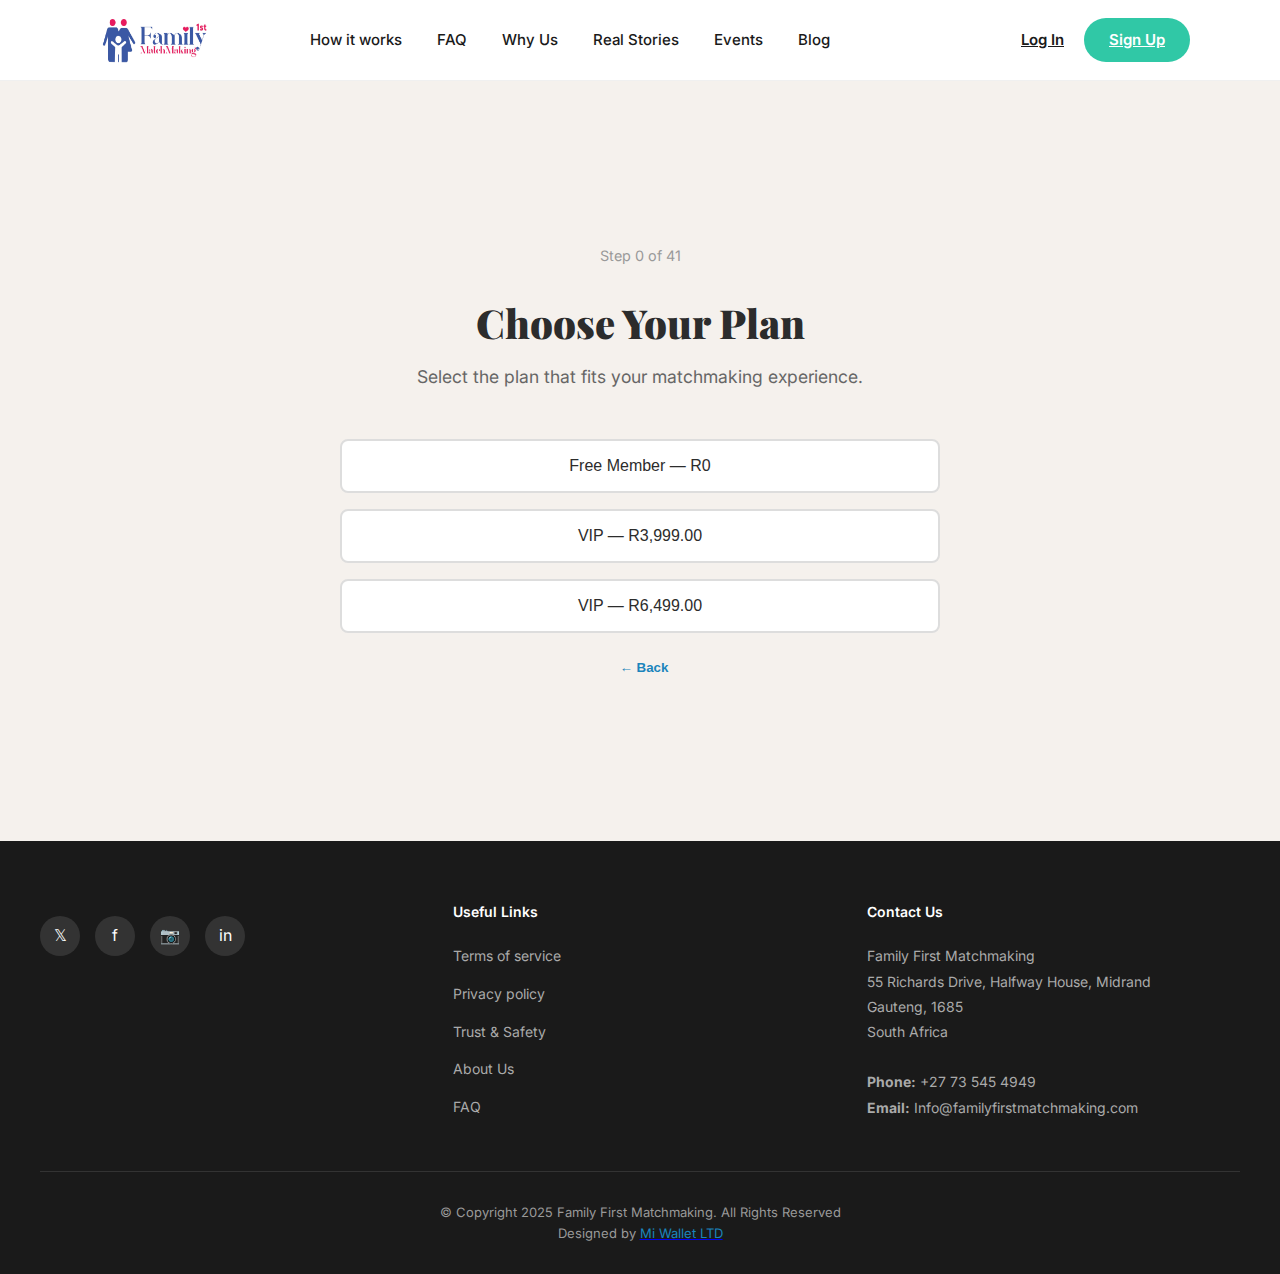
<file: register.html>
<!DOCTYPE html>
<html lang="en">
<head>
  <meta charset="utf-8">
  <meta content="width=device-width, initial-scale=1.0" name="viewport">
  <title>Family First Matchmaking - Register</title>
  <link href="assets/img/ffmicon.png" rel="icon">
  <link href="assets/img/apple-touch-icon.png" rel="apple-touch-icon">
  <link href="https://fonts.googleapis.com" rel="preconnect">
  <link href="https://fonts.gstatic.com" rel="preconnect" crossorigin>
  <link href="https://fonts.googleapis.com/css2?family=Playfair+Display:wght@700;800;900&family=Inter:wght@400;500;600;700&display=swap" rel="stylesheet">
  <link href="assets/css/register.css" rel="stylesheet">
  <style>
    /* Navigation Buttons */
    .nav-buttons { font-size: 0.85rem; text-align: center; margin-top: 1rem; }
    .nav-buttons button { background: none; border: none; color: #1B85BC; cursor: pointer; font-weight: 600; margin-left: 0.5rem; }
    
    /* Styles for Multi-Select Confirmation Button */
    .btn-confirm, .btn-primary { 
        background-color: #1B85BC;
        color: white;
        border: none;
        padding: 10px 20px;
        border-radius: 5px;
        margin-top: 15px;
        cursor: pointer;
        width: 100%;
        font-weight: 600;
    }
    .btn-confirm:hover, .btn-primary:hover { background-color: #156a96; }
    
    /* Scrollable grid for many options (Interests/Values) */
    .grid-options {
        display: grid;
        grid-template-columns: repeat(auto-fill, minmax(140px, 1fr));
        gap: 10px;
    }
    textarea {
        width: 100%;
        padding: 10px;
        border: 1px solid #ddd;
        border-radius: 5px;
        font-family: 'Inter', sans-serif;
        resize: vertical;
    }
    /* Style for skipped text fields */
    .skip-option {
        text-align: center; 
        margin-top: 10px;
    }
    .skip-option a {
        color: #1B85BC;
        text-decoration: none;
        font-weight: 500;
    }
    
    /* Error message style */
    .max-selection-message {
        color: red;
        text-align: center;
        margin-top: 10px;
        font-size: 0.9rem;
        display: none;
    }
  </style>
</head>
<body>
<header>
    <a href="index.html" class="logo-container">
      <img src="assets/img/ffmlogo.png" alt="Family First Matchmaking Logo" width="110" height="50">
    </a>
    
    <button class="menu-toggle" aria-label="Toggle navigation">
      ☰
    </button>
    
    <div class="nav-wrapper">
      <nav>
        <a href="how-it-works.html">How it works</a>
        <a href="faq.html">FAQ</a>
        <a href="about.html">Why Us</a>
        <a href="#stories">Real Stories</a>
        <a href="events.html">Events</a>
        <a href="blog.html">Blog</a>
      </nav>
      <div class="header-buttons">
        <a href="login.html" class="btn-login">Log In</a>
        <a href="register.html" class="btn-signup">Sign Up</a>

      </div>
    </div>
  </header>

<main>
    <div class="form-container">
        <form id="multiStepForm">
           <div class="step-content active" data-step="0">
    <div class="step-indicator">Step 0 of 41</div>

    <div class="step-header">
        <h1>Choose Your Plan</h1>
        <p>Select the plan that fits your matchmaking experience.</p>
    </div>

    <div class="form-group">

        <!-- FIX: button-group now contains data-field="pricing_plan" -->
        <div class="button-group" data-field="pricing_plan">

            <!-- FIX: Buttons now only use data-value -->
            <button type="button" class="btn-option" data-value="Standard">
                Free Member — R0
            </button>

            <button type="button" class="btn-option" data-value="VIP">
                VIP — R3,999.00
            </button>

            <button type="button" class="btn-option" data-value="VVIP">
                VIP — R6,499.00
            </button>

        </div>
    </div>
</div>


           <div class="step-content" data-step="1">
    <div class="step-indicator">Step 1 of 41</div>

    <div class="step-header">
        <h1>Please confirm your gender</h1>
    </div>

    <div class="form-group">
        <div class="button-group" data-field="gender">
            <button type="button" class="btn-option" data-value="Female">
                Female
            </button>

            <button type="button" class="btn-option" data-value="Male">
                Male
            </button>
        </div>
    </div>
</div>


           <div class="step-content" data-step="2">
    <div class="step-indicator">Step 2 of 41</div>

    <div class="step-header">
        <h1>Please confirm the gender of your desired partner</h1>
    </div>

    <div class="form-group">
        <div class="button-group" data-field="partner_gender">
            <button type="button" class="btn-option" data-value="Female">
                Female
            </button>

            <button type="button" class="btn-option" data-value="Male">
                Male
            </button>
        </div>
    </div>
</div>


            <div class="step-content" data-step="3">
                <div class="step-indicator">Step 3 of 41</div>
                <div class="step-header">
                    <h1>Create your account</h1>
                    <p>We'll use this information to verify your account.</p>
                </div>
                <div class="form-group">
                    <label>Full Name</label>
                    <input type="text" name="full_name" required>
                </div>
                <div class="form-group">
                    <label>Email Address</label>
                    <input type="email" name="email" required>
                </div>
                <div class="form-group">
                    <label>Phone Number</label>
                    <input type="text" name="phone" required>
                </div>
                <div class="form-group">
                    <label>Password</label>
                    <input type="text" name="password" required placeholder="Create a secure password">
                </div>
                 <div class="form-group">
                    <label>Confirm Password</label>
                    <input type="text" name="confirm_password" required placeholder="Create a secure password">
                </div>
                <button type="button" class="btn-confirm" onclick="validateStepAccount()">Next Step</button>
            </div>

            <div class="step-content" data-step="4">
                <div class="step-indicator">Step 4 of 41</div>
                <div class="step-header">
                    <h1>When were you born?</h1>
                    <p>Your date of birth will not be visible on your profile, only your age.</p>
                </div>
                <div class="form-group">
                    <input type="date" name="dob" required>
                </div>
                <button type="button" class="btn-confirm" onclick="validateStepInput('dob')">Next Step</button>
            </div>

            <div class="step-content" data-step="5">
                <div class="step-indicator">Step 5 of 41</div>
                <div class="step-header">
                    <h1>What is your marital status?</h1>
                </div>
                <div class="form-group">
                    <div class="button-group">
                        <button type="button" class="btn-option" data-field="marital_status" data-value="I have never been married">I have never been married</button>
                        <button type="button" class="btn-option" data-field="marital_status" data-value="I am divorced">I am divorced</button>
                        <button type="button" class="btn-option" data-field="marital_status" data-value="I am separated">I am separated</button>
                        <button type="button" class="btn-option" data-field="marital_status" data-value="I am a widower">I am a widower</button>
                    </div>
                </div>
            </div>

            <div class="step-content" data-step="6">
                <div class="step-indicator">Step 6 of 41</div>
                <div class="step-header">
                    <h1>What is your level of education?</h1>
                </div>
                <div class="form-group">
                    <select name="education_level" required>
                        <option value="">Select...</option>
                        <option value="No Education">No Education</option>
                        <option value="Primary Education">Primary Education</option>
                        <option value="High School Diploma">High School Diploma</option>
                        <option value="Diploma">Diploma</option>
                        <option value="Associate's Degree">Associate's Degree</option>
                        <option value="Bachelor's Degree">Bachelor's Degree</option>
                        <option value="Master's Degree">Master's Degree</option>
                        <option value="Doctorate">Doctorate</option>
                    </select>
                </div>
                <button type="button" class="btn-confirm" onclick="validateStepInput('education_level')">Next Step</button>
            </div>

            <div class="step-content" data-step="7">
                <div class="step-indicator">Step 7 of 41</div>
                <div class="step-header">
                    <h1>How important is intelligence and education level in a partner?</h1>
                </div>
                <div class="form-group">
                    <div class="button-group">
                        <button type="button" class="btn-option" data-field="edu_importance" data-value="Not important">Not important</button>
                        <button type="button" class="btn-option" data-field="edu_importance" data-value="Less important">Less important</button>
                        <button type="button" class="btn-option" data-field="edu_importance" data-value="Slightly important">Slightly important</button>
                        <button type="button" class="btn-option" data-field="edu_importance" data-value="Important">Important</button>
                        <button type="button" class="btn-option" data-field="edu_importance" data-value="Considerably important">Considerably important</button>
                        <button type="button" class="btn-option" data-field="edu_importance" data-value="Very important">Very important</button>
                        <button type="button" class="btn-option" data-field="edu_importance" data-value="Extremely important">Extremely important</button>
                    </div>
                </div>
            </div>

            <div class="step-content" data-step="8">
                <div class="step-indicator">Step 8 of 41</div>
                <div class="step-header">
                    <h1>How tall are you (cm)?</h1>
                </div>
                <div class="form-group">
                    <input type="number" name="height" placeholder="e.g. 175" required>
                </div>
                <button type="button" class="btn-confirm" onclick="validateStepInput('height')">Next Step</button>
            </div>

            <div class="step-content" data-step="9">
                <div class="step-indicator">Step 9 of 41</div>
                <div class="step-header">
                    <h1>How important is it for you to be taller than your partner?</h1>
                </div>
                <div class="form-group">
                    <div class="button-group">
                        <button type="button" class="btn-option" data-field="height_importance" data-value="Not important">Not important</button>
                        <button type="button" class="btn-option" data-field="height_importance" data-value="Less important">Less important</button>
                        <button type="button" class="btn-option" data-field="height_importance" data-value="Slightly important">Slightly important</button>
                        <button type="button" class="btn-option" data-field="height_importance" data-value="Important">Important</button>
                        <button type="button" class="btn-option" data-field="height_importance" data-value="Considerably important">Considerably important</button>
                        <button type="button" class="btn-option" data-field="height_importance" data-value="Very important">Very important</button>
                        <button type="button" class="btn-option" data-field="height_importance" data-value="Extremely important">Extremely important</button>
                    </div>
                </div>
            </div>

            <div class="step-content" data-step="10">
                <div class="step-indicator">Step 10 of 41</div>
                <div class="step-header">
                    <h1>Which ethnic group do you belong to?</h1>
                </div>
                <div class="form-group">
                    <div class="button-group">
                        <button type="button" class="btn-option" data-field="ethnicity" data-value="White">White</button>
                        <button type="button" class="btn-option" data-field="ethnicity" data-value="Indian">Indian</button>
                        <button type="button" class="btn-option" data-field="ethnicity" data-value="Asian">Asian</button>
                        <button type="button" class="btn-option" data-field="ethnicity" data-value="Black or African">Black or African</button>
                        <button type="button" class="btn-option" data-field="ethnicity" data-value="Other">Other</button>
                    </div>
                </div>
            </div>

            <div class="step-content" data-step="11">
                <div class="step-indicator">Step 11 of 41</div>
                <div class="step-header">
                    <h1>Do you have ethnic preferences?</h1>
                    <p>Select all that apply.</p>
                </div>
                <div class="form-group">
                    <div class="button-group multi-select" data-field="ethnic_preference" data-max="5">
                        <button type="button" class="btn-option" data-value="Any">I don't mind</button>
                        <button type="button" class="btn-option" data-value="White">White</button>
                        <button type="button" class="btn-option" data-value="Indian">Indian</button>
                        <button type="button" class="btn-option" data-value="Asian">Asian</button>
                        <button type="button" class="btn-option" data-value="Black or African">Black or African</button>
                        <button type="button" class="btn-option" data-value="Other">Other</button>
                    </div>
                    <button type="button" class="btn-confirm" onclick="nextStep()">Confirm Selection</button>
                    <div class="max-selection-message">Please select a maximum of 5 options.</div>
                </div>
            </div>

            <div class="step-content" data-step="12">
                <div class="step-indicator">Step 12 of 41</div>
                <div class="step-header">
                    <h1>How important is the ethnicity of your potential partner?</h1>
                </div>
                <div class="form-group">
                    <div class="button-group">
                        <button type="button" class="btn-option" data-field="ethnicity_importance" data-value="Not important">Not important</button>
                        <button type="button" class="btn-option" data-field="ethnicity_importance" data-value="Less important">Less important</button>
                        <button type="button" class="btn-option" data-field="ethnicity_importance" data-value="Slightly important">Slightly important</button>
                        <button type="button" class="btn-option" data-field="ethnicity_importance" data-value="Important">Important</button>
                        <button type="button" class="btn-option" data-field="ethnicity_importance" data-value="Considerably important">Considerably important</button>
                        <button type="button" class="btn-option" data-field="ethnicity_importance" data-value="Very important">Very important</button>
                        <button type="button" class="btn-option" data-field="ethnicity_importance" data-value="Extremely important">Extremely important</button>
                    </div>
                </div>
            </div>

            <div class="step-content" data-step="13">
                <div class="step-indicator">Step 13 of 41</div>
                <div class="step-header">
                    <h1>How important is it to you that your partner has an attractive appearance?</h1>
                </div>
                <div class="form-group">
                    <div class="button-group">
                        <button type="button" class="btn-option" data-field="appearance_importance" data-value="Not important">Not important</button>
                        <button type="button" class="btn-option" data-field="appearance_importance" data-value="Less important">Less important</button>
                        <button type="button" class="btn-option" data-field="appearance_importance" data-value="Slightly important">Slightly important</button>
                        <button type="button" class="btn-option" data-field="appearance_importance" data-value="Important">Important</button>
                        <button type="button" class="btn-option" data-field="appearance_importance" data-value="Considerably important">Considerably important</button>
                        <button type="button" class="btn-option" data-field="appearance_importance" data-value="Very important">Very important</button>
                        <button type="button" class="btn-option" data-field="appearance_importance" data-value="Extremely important">Extremely important</button>
                    </div>
                </div>
            </div>

            <div class="step-content" data-step="14">
                <div class="step-indicator">Step 14 of 41</div>
                <div class="step-header">
                    <h1>Which of the following best describes your beliefs?</h1>
                </div>
                <div class="form-group">
                    <select name="beliefs" required>
                        <option value="">Select...</option>
                        <option value="Christian">Christian</option>
                        <option value="Catholic">Catholic</option>
                        <option value="Muslim">Muslim</option>
                        <option value="Jewish">Jewish</option>
                        <option value="Hindu">Hindu</option>
                        <option value="Buddhist">Buddhist</option>
                        <option value="Agnostic">Agnostic</option>
                        <option value="Atheist">Atheist</option>
                        <option value="Other">Other</option>
                    </select>
                </div>
                <button type="button" class="btn-confirm" onclick="validateStepInput('beliefs')">Next Step</button>
            </div>

            <div class="step-content" data-step="15">
                <div class="step-indicator">Step 15 of 41</div>
                <div class="step-header">
                    <h1>Which religious beliefs would you be open to?</h1>
                    <p>Please choose at least 1 term.</p>
                </div>
                <div class="form-group">
                    <div class="button-group grid-options multi-select" data-field="partner_beliefs" data-max="5">
                        <button type="button" class="btn-option" data-value="Any">I don't mind</button>
                        <button type="button" class="btn-option" data-value="Christian">Christian</button>
                        <button type="button" class="btn-option" data-value="Catholic">Catholic</button>
                        <button type="button" class="btn-option" data-value="Muslim">Muslim</button>
                        <button type="button" class="btn-option" data-value="Jewish">Jewish</button>
                        <button type="button" class="btn-option" data-value="Hindu">Hindu</button>
                        <button type="button" class="btn-option" data-value="Buddhist">Buddhist</button>
                        <button type="button" class="btn-option" data-value="Agnostic">Agnostic</button>
                        <button type="button" class="btn-option" data-value="Atheist">Atheist</button>
                        <button type="button" class="btn-option" data-value="Other">Other</button>
                    </div>
                    <button type="button" class="btn-confirm" onclick="nextStep()">Confirm Selection</button>
                    <div class="max-selection-message">Please select a maximum of 5 options.</div>
                </div>
            </div>

            <div class="step-content" data-step="16">
                <div class="step-indicator">Step 16 of 41</div>
                <div class="step-header">
                    <h1>Which role would you like a partner to fulfil the most?</h1>
                </div>
                <div class="form-group">
                    <div class="button-group">
                        <button type="button" class="btn-option" data-field="partner_role" data-value="Destined soulmate">Destined soulmate</button>
                        <button type="button" class="btn-option" data-field="partner_role" data-value="Partner to raise a family">Partner to raise a family</button>
                        <button type="button" class="btn-option" data-field="partner_role" data-value="Dreamy lover">Dreamy lover</button>
                        <button type="button" class="btn-option" data-field="partner_role" data-value="Partner in crime">Partner in crime</button>
                        <button type="button" class="btn-option" data-field="partner_role" data-value="My closest confidant">My closest confidant</button>
                    </div>
                </div>
            </div>

            <div class="step-content" data-step="17">
                <div class="step-indicator">Step 17 of 41</div>
                <div class="step-header">
                    <h1>If you have an argument, how important is it to reconcile quickly?</h1>
                </div>
                <div class="form-group">
                    <div class="button-group">
                        <button type="button" class="btn-option" data-field="reconcile_style" data-value="Wait days">I can wait a couple of days</button>
                        <button type="button" class="btn-option" data-field="reconcile_style" data-value="Next day">I can wait until the next day</button>
                        <button type="button" class="btn-option" data-field="reconcile_style" data-value="Same day">I need to resolve it same day</button>
                        <button type="button" class="btn-option" data-field="reconcile_style" data-value="Immediate">I don't like leaving arguments without resolution</button>
                    </div>
                </div>
            </div>

            <div class="step-content" data-step="18">
                <div class="step-indicator">Step 18 of 41</div>
                <div class="step-header">
                    <h1>Things that are important to me in a relationship:</h1>
                    <p>Choose at least 1.</p>
                </div>
                <div class="form-group">
                    <div class="button-group grid-options multi-select" data-field="relationship_values" data-max="5">
                        <button type="button" class="btn-option" data-value="Moral values">Moral values</button>
                        <button type="button" class="btn-option" data-value="Reliability">Reliability</button>
                        <button type="button" class="btn-option" data-value="Trust">Trust</button>
                        <button type="button" class="btn-option" data-value="Respect">Respect</button>
                        <button type="button" class="btn-option" data-value="Sex appeal">Sex appeal</button>
                        <button type="button" class="btn-option" data-value="Physical appearance">Physical appearance</button>
                        <button type="button" class="btn-option" data-value="Our chemistry">Our chemistry</button>
                        <button type="button" class="btn-option" data-value="Affection">Affection</button>
                        <button type="button" class="btn-option" data-value="Personality">Personality</button>
                        <button type="button" class="btn-option" data-value="Kindness">Kindness</button>
                        <button type="button" class="btn-option" data-value="Communication">Ability to communicate</button>
                        <button type="button" class="btn-option" data-value="Honesty">Honesty</button>
                        <button type="button" class="btn-option" data-value="Equality">Equality</button>
                        <button type="button" class="btn-option" data-value="Support">Emotional Support</button>
                        <button type="button" class="btn-option" data-value="Shared Future Goals">Shared Future Goals</button>
                        <button type="button" class="btn-option" data-value="Patience">Patience</button>
                        <button type="button" class="btn-option" data-value="Financial stability">Financial stability</button>
                        <button type="button" class="btn-option" data-value="Adventure">Sense of Adventure</button>
                        <button type="button" class="btn-option" data-value="Family plans">Similar family plans</button>
                        <button type="button" class="btn-option" data-value="Humor">Sense of Humor</button>
                        <button type="button" class="btn-option" data-value="Spirituality">Spirituality/Faith</button>
                        <button type="button" class="btn-option" data-value="Independence">Independence</button>
                        <button type="button" class="btn-option" data-value="Commitment">Commitment</button>
                        <button type="button" class="btn-option" data-value="Ambition">Ambition</button>
                    </div>
                    <button type="button" class="btn-confirm" onclick="nextStep()">Confirm Selection</button>
                    <div class="max-selection-message">Please select a maximum of 5 options.</div>
                </div>
            </div>

            <div class="step-content" data-step="19">
                <div class="step-indicator">Step 19 of 41</div>
                <div class="step-header">
                    <h1>How willing are you to change for a partner?</h1>
                </div>
                <div class="form-group">
                    <div class="button-group">
                        <button type="button" class="btn-option" data-field="willingness_change" data-value="No change">I'd rather find someone who doesn't want to change me</button>
                        <button type="button" class="btn-option" data-field="willingness_change" data-value="Mutual change">I will ask my partner to also change a habit</button>
                        <button type="button" class="btn-option" data-field="willingness_change" data-value="Adapt for happiness">I am likely to adapt if it makes us happy</button>
                        <button type="button" class="btn-option" data-field="willingness_change" data-value="Adapt quickly">I will adapt quickly to avoid conflict</button>
                    </div>
                </div>
            </div>

            <div class="step-content" data-step="20">
                <div class="step-indicator">Step 20 of 41</div>
                <div class="step-header">
                    <h1>How much does this apply to you?</h1>
                </div>
                
                <div class="form-group" style="margin-bottom: 2rem;">
                    <label>18. I get upset easily</label>
                    <select name="psycho_upset" class="psycho-select" onchange="checkPsychoGroup(20)">
                        <option value="">Select...</option>
                        <option value="Strongly Disagree">Strongly Disagree</option>
                        <option value="Disagree">Disagree</option>
                        <option value="Slightly Disagree">Slightly Disagree</option>
                        <option value="Neither Agree nor Disagree">Neither Agree nor Disagree</option>
                        <option value="Slightly Agree">Slightly Agree</option>
                        <option value="Agree">Agree</option>
                        <option value="Strongly Agree">Strongly Agree</option>
                    </select>
                </div>
                
                <div class="form-group" style="margin-bottom: 2rem;">
                    <label>19. I consider myself to be understanding</label>
                    <select name="psycho_understanding" class="psycho-select" onchange="checkPsychoGroup(20)">
                        <option value="">Select...</option>
                        <option value="Strongly Disagree">Strongly Disagree</option>
                        <option value="Disagree">Disagree</option>
                        <option value="Slightly Disagree">Slightly Disagree</option>
                        <option value="Neither Agree nor Disagree">Neither Agree nor Disagree</option>
                        <option value="Slightly Agree">Slightly Agree</option>
                        <option value="Agree">Agree</option>
                        <option value="Strongly Agree">Strongly Agree</option>
                    </select>
                </div>

                <div class="form-group">
                    <label>20. I have little patience</label>
                    <select name="psycho_patience" class="psycho-select" onchange="checkPsychoGroup(20)">
                        <option value="">Select...</option>
                        <option value="Strongly Disagree">Strongly Disagree</option>
                        <option value="Disagree">Disagree</option>
                        <option value="Slightly Disagree">Slightly Disagree</option>
                        <option value="Neither Agree nor Disagree">Neither Agree nor Disagree</option>
                        <option value="Slightly Agree">Slightly Agree</option>
                        <option value="Agree">Agree</option>
                        <option value="Strongly Agree">Strongly Agree</option>
                    </select>
                </div>
                <button type="button" class="btn-confirm" id="btn-step20" style="display:none;" onclick="savePsychoGroupAndNext(20)">Next</button>
            </div>

            <div class="step-content" data-step="21">
                <div class="step-indicator">Step 21 of 41</div>
                <div class="step-header">
                    <h1>Tell us more about your personality</h1>
                </div>
                
                <div class="form-group" style="margin-bottom: 1.5rem;">
                    <label>21. I get stressed easily</label>
                    <select name="psycho_stress" class="psycho-select" onchange="checkPsychoGroup(21)">
                        <option value="">Select...</option>
                        <option value="Strongly Disagree">Strongly Disagree</option>
                        <option value="Disagree">Disagree</option>
                        <option value="Slightly Disagree">Slightly Disagree</option>
                        <option value="Neither Agree nor Disagree">Neither Agree nor Disagree</option>
                        <option value="Slightly Agree">Slightly Agree</option>
                        <option value="Agree">Agree</option>
                        <option value="Strongly Agree">Strongly Agree</option>
                    </select>
                </div>

                <div class="form-group" style="margin-bottom: 1.5rem;">
                    <label>22. I'm easily discouraged</label>
                    <select name="psycho_discouraged" class="psycho-select" onchange="checkPsychoGroup(21)">
                        <option value="">Select...</option>
                        <option value="Strongly Disagree">Strongly Disagree</option>
                        <option value="Disagree">Disagree</option>
                        <option value="Slightly Disagree">Slightly Disagree</option>
                        <option value="Neither Agree nor Disagree">Neither Agree nor Disagree</option>
                        <option value="Slightly Agree">Slightly Agree</option>
                        <option value="Agree">Agree</option>
                        <option value="Strongly Agree">Strongly Agree</option>
                    </select>
                </div>

                <div class="form-group" style="margin-bottom: 1.5rem;">
                    <label>23. I can easily make people laugh</label>
                    <select name="psycho_funny" class="psycho-select" onchange="checkPsychoGroup(21)">
                        <option value="">Select...</option>
                        <option value="Strongly Disagree">Strongly Disagree</option>
                        <option value="Disagree">Disagree</option>
                        <option value="Slightly Disagree">Slightly Disagree</option>
                        <option value="Neither Agree nor Disagree">Neither Agree nor Disagree</option>
                        <option value="Slightly Agree">Slightly Agree</option>
                        <option value="Agree">Agree</option>
                        <option value="Strongly Agree">Strongly Agree</option>
                    </select>
                </div>

                <div class="form-group">
                    <label>24. I consider myself outgoing</label>
                    <select name="psycho_outgoing" class="psycho-select" onchange="checkPsychoGroup(21)">
                        <option value="">Select...</option>
                        <option value="Strongly Disagree">Strongly Disagree</option>
                        <option value="Disagree">Disagree</option>
                        <option value="Slightly Disagree">Slightly Disagree</option>
                        <option value="Neither Agree nor Disagree">Neither Agree nor Disagree</option>
                        <option value="Slightly Agree">Slightly Agree</option>
                        <option value="Agree">Agree</option>
                        <option value="Strongly Agree">Strongly Agree</option>
                    </select>
                </div>
                <button type="button" class="btn-confirm" id="btn-step21" style="display:none;" onclick="savePsychoGroupAndNext(21)">Next</button>
            </div>

            <div class="step-content" data-step="22">
                <div class="step-indicator">Step 22 of 41</div>
                <div class="step-header">
                    <h1>Which 5 terms would your friends use to describe you?</h1>
                </div>
                <div class="form-group">
                    <div class="button-group grid-options multi-select" data-field="friend_desc" data-max="5">
                        <button type="button" class="btn-option" data-value="Good Listener">Good Listener</button>
                        <button type="button" class="btn-option" data-value="Spontaneous">Spontaneous</button>
                        <button type="button" class="btn-option" data-value="Optimistic">Optimistic</button>
                        <button type="button" class="btn-option" data-value="Loyal">Loyal</button>
                        <button type="button" class="btn-option" data-value="Happy">Happy</button>
                        <button type="button" class="btn-option" data-value="Hard working">Hard working</button>
                        <button type="button" class="btn-option" data-value="Energetic">Energetic</button>
                        <button type="button" class="btn-option" data-value="Reliable">Reliable</button>
                        <button type="button" class="btn-option" data-value="Caring">Caring</button>
                        <button type="button" class="btn-option" data-value="Funny">Funny</button>
                        <button type="button" class="btn-option" data-value="Kind">Kind</button>
                        <button type="button" class="btn-option" data-value="Ambitious">Ambitious</button>
                        <button type="button" class="btn-option" data-value="Intelligent">Intelligent</button>
                        <button type="button" class="btn-option" data-value="Open-minded">Open-minded</button>
                        <button type="button" class="btn-option" data-value="Creative">Creative</button>
                        <button type="button" class="btn-option" data-value="Thoughtful">Thoughtful</button>
                        <button type="button" class="btn-option" data-value="Adventurous">Adventurous</button>
                        <button type="button" class="btn-option" data-value="Witty">Witty</button>
                        <button type="button" class="btn-option" data-value="Passionate">Passionate</button>
                        <button type="button" class="btn-option" data-value="Generous">Generous</button>
                    </div>
                    <button type="button" class="btn-confirm" onclick="nextStep()">Confirm Selection</button>
                    <div class="max-selection-message">Please select a maximum of 5 options.</div>
                </div>
            </div>

            <div class="step-content" data-step="23">
                <div class="step-indicator">Step 23 of 41</div>
                <div class="step-header">
                    <h1>What two to three things are you most thankful for?</h1>
                </div>
                <div class="form-group">
                    <textarea name="thankful_for" rows="4" placeholder="Write here..."></textarea>
                    <button type="button" class="btn-confirm" onclick="saveTextAndNext('thankful_for')">Next</button>
                    <div class="skip-option"><a href="#" onclick="nextStep(); return false;">I'll answer later</a></div>
                </div>
            </div>

            <div class="step-content" data-step="24">
                <div class="step-indicator">Step 24 of 41</div>
                <div class="step-header">
                    <h1>Which of these interests do you have?</h1>
                </div>
                <div class="form-group">
                    <div class="button-group grid-options multi-select" data-field="interests" data-max="5">
                        <button type="button" class="btn-option" data-value="Music">Music</button>
                        <button type="button" class="btn-option" data-value="Adventure Sports">Adventure Sports</button>
                        <button type="button" class="btn-option" data-value="Fine Food">Fine Food</button>
                        <button type="button" class="btn-option" data-value="Arts">Arts and Crafts</button>
                        <button type="button" class="btn-option" data-value="Nature">Nature / Gardening</button>
                        <button type="button" class="btn-option" data-value="Dining out">Dining out</button>
                        <button type="button" class="btn-option" data-value="Movies">Movies / Cinema</button>
                        <button type="button" class="btn-option" data-value="Travelling">Travelling</button>
                        <button type="button" class="btn-option" data-value="Reading">Reading</button>
                        <button type="button" class="btn-option" data-value="Fitness">Health and Fitness</button>
                        <button type="button" class="btn-option" data-value="Cooking">Cookery</button>
                        <button type="button" class="btn-option" data-value="Hiking">Hiking</button>
                        <button type="button" class="btn-option" data-value="Charity">Charity / Volunteering</button>
                        <button type="button" class="btn-option" data-value="Gaming">Gaming</button>
                        <button type="button" class="btn-option" data-value="Technology">Technology</button>
                        <button type="button" class="btn-option" data-value="Photography">Photography</button>
                        <button type="button" class="btn-option" data-value="DIY">DIY / Home Improvement</button>
                        <button type="button" class="btn-option" data-value="History">History</button>
                        <button type="button" class="btn-option" data-value="Collecting">Collecting</button>
                        <button type="button" class="btn-option" data-value="Theatre">Theatre</button>
                        <button type="button" class="btn-option" data-value="Meditation">Meditation / Yoga</button>
                        <button type="button" class="btn-option" data-value="Writing">Writing</button>
                        <button type="button" class="btn-option" data-value="Dancing">Dancing</button>
                    </div>
                    <button type="button" class="btn-confirm" onclick="nextStep()">Confirm Selection</button>
                    <div class="max-selection-message">Please select a maximum of 5 options.</div>
                </div>
            </div>

            <div class="step-content" data-step="25">
                <div class="step-indicator">Step 25 of 41</div>
                <div class="step-header">
                    <h1>What are you passionate about?</h1>
                </div>
                <div class="form-group">
                    <div class="button-group grid-options multi-select" data-field="passions" data-max="5">
                         <button type="button" class="btn-option" data-value="Animal Welfare">Animal Welfare</button>
                         <button type="button" class="btn-option" data-value="Arts & Culture">Arts & Culture</button>
                         <button type="button" class="btn-option" data-value="Career/Business">Career/Business</button>
                         <button type="button" class="btn-option" data-value="Community Service">Community Service</button>
                         <button type="button" class="btn-option" data-value="Environment">Environment</button>
                         <button type="button" class="btn-option" data-value="Faith/Spirituality">Faith/Spirituality</button>
                         <button type="button" class="btn-option" data-value="Family">Family</button>
                         <button type="button" class="btn-option" data-value="Fitness/Health">Fitness/Health</button>
                         <button type="button" class="btn-option" data-value="Food & Cooking">Food & Cooking</button>
                         <button type="button" class="btn-option" data-value="Gaming">Gaming</button>
                         <button type="button" class="btn-option" data-value="Music">Music</button>
                         <button type="button" class="btn-option" data-value="Politics">Politics</button>
                         <button type="button" class="btn-option" data-value="Reading/Writing">Reading/Writing</button>
                         <button type="button" class="btn-option" data-value="Sports">Sports</button>
                         <button type="button" class="btn-option" data-value="Technology">Technology</button>
                         <button type="button" class="btn-option" data-value="Travel">Travel</button>
                    </div>
                    <button type="button" class="btn-confirm" onclick="nextStep()">Confirm Selection</button>
                    <div class="max-selection-message">Please select a maximum of 5 options.</div>
                </div>
            </div>

             <div class="step-content" data-step="26">
                <div class="step-indicator">Step 26 of 41</div>
                <div class="step-header">
                    <h1>Describe 3 activities you enjoy in your free time.</h1>
                </div>
                <div class="form-group">
                    <textarea name="activities" rows="4"></textarea>
                    <button type="button" class="btn-confirm" onclick="saveTextAndNext('activities')">Next</button>
                    <div class="skip-option"><a href="#" onclick="nextStep(); return false;">I'll answer later</a></div>
                </div>
            </div>

            <div class="step-content" data-step="27">
                <div class="step-indicator">Step 27 of 41</div>
                <div class="step-header">
                    <h1>How often do you smoke?</h1>
                </div>
                <div class="form-group">
                    <div class="button-group">
                        <button type="button" class="btn-option" data-field="smoking" data-value="Never">Never</button>
                        <button type="button" class="btn-option" data-field="smoking" data-value="Rarely">Rarely</button>
                        <button type="button" class="btn-option" data-field="smoking" data-value="Socially">Socially</button>
                        <button type="button" class="btn-option" data-field="smoking" data-value="Regularly">Regularly</button>
                        <button type="button" class="btn-option" data-field="smoking" data-value="Every day">Every day</button>
                    </div>
                </div>
            </div>

            <div class="step-content" data-step="28">
                <div class="step-indicator">Step 28 of 41</div>
                <div class="step-header">
                    <h1>Which smoking habits would you accept from your partner?</h1>
                </div>
                <div class="form-group">
                    <div class="button-group">
                        <button type="button" class="btn-option" data-field="partner_smoking" data-value="Never">Never</button>
                        <button type="button" class="btn-option" data-field="partner_smoking" data-value="Rarely">Rarely</button>
                        <button type="button" class="btn-option" data-field="partner_smoking" data-value="Socially">Socially</button>
                        <button type="button" class="btn-option" data-field="partner_smoking" data-value="Regularly">Regularly</button>
                        <button type="button" class="btn-option" data-field="partner_smoking" data-value="Every day">Every day</button>
                    </div>
                </div>
            </div>

            <div class="step-content" data-step="29">
                <div class="step-indicator">Step 29 of 41</div>
                <div class="step-header">
                    <h1>How often do you drink?</h1>
                </div>
                <div class="form-group">
                    <div class="button-group">
                        <button type="button" class="btn-option" data-field="drinking" data-value="Never">Never</button>
                        <button type="button" class="btn-option" data-field="drinking" data-value="Rarely">Rarely</button>
                        <button type="button" class="btn-option" data-field="drinking" data-value="Socially">Socially</button>
                        <button type="button" class="btn-option" data-field="drinking" data-value="About once a week">About once a week</button>
                        <button type="button" class="btn-option" data-field="drinking" data-value="Daily">Every day</button>
                    </div>
                </div>
            </div>

             <div class="step-content" data-step="30">
                <div class="step-indicator">Step 30 of 41</div>
                <div class="step-header">
                    <h1>Which drinking habits would you accept from your partner?</h1>
                </div>
                <div class="form-group">
                    <div class="button-group">
                        <button type="button" class="btn-option" data-field="partner_drinking" data-value="Never">Never</button>
                        <button type="button" class="btn-option" data-field="partner_drinking" data-value="Rarely">Rarely</button>
                        <button type="button" class="btn-option" data-field="partner_drinking" data-value="Socially">Socially</button>
                        <button type="button" class="btn-option" data-field="partner_drinking" data-value="About once a week">About once a week</button>
                        <button type="button" class="btn-option" data-field="partner_drinking" data-value="Daily">Every day</button>
                    </div>
                </div>
            </div>

            <div class="step-content" data-step="31">
                <div class="step-indicator">Step 31 of 41</div>
                <div class="step-header">
                    <h1>How many children under 18 live in your household?</h1>
                </div>
                <div class="form-group">
                    <div class="button-group">
                        <button type="button" class="btn-option" data-field="children" data-value="No children">No children</button>
                        <button type="button" class="btn-option" data-field="children" data-value="One child">One child</button>
                        <button type="button" class="btn-option" data-field="children" data-value="Two children">Two children</button>
                        <button type="button" class="btn-option" data-field="children" data-value="Three+">Three or more children</button>
                    </div>
                </div>
            </div>

            <div class="step-content" data-step="32">
                <div class="step-indicator">Step 32 of 41</div>
                <div class="step-header">
                    <h1>Would you accept a partner with children under 18?</h1>
                </div>
                <div class="form-group">
                    <div class="button-group">
                        <button type="button" class="btn-option" data-field="partner_children" data-value="Yes">Yes</button>
                        <button type="button" class="btn-option" data-field="partner_children" data-value="Maybe">Maybe</button>
                        <button type="button" class="btn-option" data-field="partner_children" data-value="No">No</button>
                    </div>
                </div>
            </div>

            <div class="step-content" data-step="33">
                <div class="step-indicator">Step 33 of 41</div>
                <div class="step-header">
                    <h1>Where do you live?</h1>
                    <p>Only the name of your city will be visible.</p>
                </div>
                <div class="form-group">
                    <input type="text" name="city" placeholder="City, Country">
                </div>
                <button type="button" class="btn-confirm" onclick="validateStepInput('city')">Next Step</button>
            </div>

            <div class="step-content" data-step="34">
                <div class="step-indicator">Step 34 of 41</div>
                <div class="step-header">
                    <h1>What distance are you willing to travel?</h1>
                </div>
                <div class="form-group">
                    <div class="button-group">
                        <button type="button" class="btn-option" data-field="distance" data-value="50km">50 Kms</button>
                        <button type="button" class="btn-option" data-field="distance" data-value="100km">100 Kms</button>
                        <button type="button" class="btn-option" data-field="distance" data-value="200km">200 Kms</button>
                        <button type="button" class="btn-option" data-field="distance" data-value="300km">300 Kms</button>
                        <button type="button" class="btn-option" data-field="distance" data-value="Any">I don't mind</button>
                    </div>
                </div>
            </div>

            <div class="step-content" data-step="35">
                <div class="step-indicator">Step 35 of 41</div>
                <div class="step-header">
                    <h1>How important is the distance?</h1>
                </div>
                <div class="form-group">
                    <div class="button-group">
                        <button type="button" class="btn-option" data-field="distance_imp" data-value="Not important">Not important</button>
                        <button type="button" class="btn-option" data-field="distance_imp" data-value="Less important">Less important</button>
                        <button type="button" class="btn-option" data-field="distance_imp" data-value="Slightly important">Slightly important</button>
                        <button type="button" class="btn-option" data-field="distance_imp" data-value="Important">Important</button>
                        <button type="button" class="btn-option" data-field="distance_imp" data-value="Considerably important">Considerably important</button>
                        <button type="button" class="btn-option" data-field="distance_imp" data-value="Very important">Very important</button>
                        <button type="button" class="btn-option" data-field="distance_imp" data-value="Extremely important">Extremely important</button>
                    </div>
                </div>
            </div>

            <div class="step-content" data-step="36">
                <div class="step-indicator">Step 36 of 41</div>
                <div class="step-header">
                    <h1>What age(s) are you open to dating?</h1>
                </div>
                <div class="form-group">
                    <div class="button-group multi-select" data-field="age_pref" data-max="5">
                        <button type="button" class="btn-option" data-value="18-24">18-24</button>
                        <button type="button" class="btn-option" data-value="25-34">25-34</button>
                        <button type="button" class="btn-option" data-value="35-44">35-44</button>
                        <button type="button" class="btn-option" data-value="45-54">45-54</button>
                        <button type="button" class="btn-option" data-value="55-64">55-64</button>
                    </div>
                    <button type="button" class="btn-confirm" onclick="nextStep()">Confirm Selection</button>
                    <div class="max-selection-message">Please select a maximum of 5 options.</div>
                </div>
            </div>

            <div class="step-content" data-step="37">
                <div class="step-indicator">Step 37 of 41</div>
                <div class="step-header">
                    <h1>What is your profession?</h1>
                </div>
                <div class="form-group">
                    <input type="text" name="profession" required>
                </div>
                <button type="button" class="btn-confirm" onclick="validateStepInput('profession')">Next Step</button>
            </div>

            <div class="step-content" data-step="38">
                <div class="step-indicator">Step 38 of 41</div>
                <div class="step-header">
                    <h1>Which income bracket do you fall into?</h1>
                </div>
                <div class="form-group">
                    <div class="button-group">
                        <button type="button" class="btn-option" data-field="income" data-value="<R40k">Less than R40,000 annually</button>
                        <button type="button" class="btn-option" data-field="income" data-value="R40k-75k">Between R40,000 – R75,000</button>
                        <button type="button" class="btn-option" data-field="income" data-value="R75k-100k">Between R75,001 – R100,000</button>
                        <button type="button" class="btn-option" data-field="income" data-value="R100k-150k">Between R100,001 – R150,000</button>
                        <button type="button" class="btn-option" data-field="income" data-value="R150k-250k">Between R150,001 – R250,000</button>
                        <button type="button" class="btn-option" data-field="income" data-value="R250k-400k">Between R250,001 – R400,000</button>
                        <button type="button" class="btn-option" data-field="income" data-value=">R400k">More than R400,001 annually</button>
                    </div>
                </div>
            </div>

            <div class="step-content" data-step="39">
                <div class="step-indicator">Step 39 of 41</div>
                <div class="step-header">
                    <h1>How important is it that your partner has a comparable income?</h1>
                </div>
                <div class="form-group">
                    <div class="button-group">
                        <button type="button" class="btn-option" data-field="income_imp" data-value="Not important">Not important</button>
                        <button type="button" class="btn-option" data-field="income_imp" data-value="Less important">Less important</button>
                        <button type="button" class="btn-option" data-field="income_imp" data-value="Slightly important">Slightly important</button>
                        <button type="button" class="btn-option" data-field="income_imp" data-value="Important">Important</button>
                        <button type="button" class="btn-option" data-field="income_imp" data-value="Considerably important">Considerably important</button>
                        <button type="button" class="btn-option" data-field="income_imp" data-value="Very important">Very important</button>
                        <button type="button" class="btn-option" data-field="income_imp" data-value="Extremely important">Extremely important</button>
                    </div>
                </div>
            </div>

            <div class="step-content" data-step="40">
                <div class="step-indicator">Step 40 of 41</div>
                <div class="step-header">
                    <h1>How did you hear about us?</h1>
                </div>
                <div class="form-group">
                    <select name="marketing_source" required>
                        <option value="">Select...</option>
                        <option value="Social Media">Facebook/Instagram/X</option>
                        <option value="Google">Google Search</option>
                        <option value="Friend">Friend or Relative</option>
                        <option value="Ad">Advertisement (Radio/TV)</option>
                        <option value="Other">Other</option>
                    </select>
                </div>
                <button type="button" class="btn-confirm" onclick="validateStepInput('marketing_source')">Next Step</button>
            </div>

            <div class="step-content" data-step="41">
                <div class="step-indicator">Step 41 of 41</div>
                <div class="step-header">
                    <h1>Upload your profile picture</h1>
                    <p>A great photo helps potential matches get to know you better.</p>
                </div>
                <div class="form-group">
                    <input type="file" name="profile_image" accept="image/*" required>
                </div>
                <button type="button" class="btn-confirm" onclick="validateStepInput('profile_image', true)">Submit Application</button>
            </div>

            <div class="nav-buttons">
                <button type="button" onclick="prevStep()">← Back</button>
            </div>
        </form>
        <div class="success-message" id="successMessage">
            <div class="success-icon">✓</div>
            <h2>Application Submitted!</h2>
            <p>Thank you for registering. Our team will review your profile and contact you soon.</p>
        </div>
    </div>
</main>

<footer>
    <div class="footer-content">
        <div class="footer-col">
            <div class="social-links">
                <a href="#">𝕏</a>
                <a href="#">f</a>
                <a href="#">📷</a>
                <a href="#">in</a>
            </div>
        </div>
        <div class="footer-col">
            <h4>Useful Links</h4>
            <ul>
                <li><a href="terms.html">Terms of service</a></li>
                <li><a href="privacy.html">Privacy policy</a></li>
                <li><a href="trust.html">Trust & Safety</a></li>
                <li><a href="about.html">About Us</a></li>
                <li><a href="faq.html">FAQ</a></li>
            </ul>
        </div>
        <div class="footer-col">
            <h4>Contact Us</h4>
            <p>Family First Matchmaking <br>
                55 Richards Drive, Halfway House, Midrand<br>
                Gauteng, 1685<br>
                South Africa<br><br>
                <strong>Phone:</strong> +27 73 545 4949<br>
                <strong>Email:</strong> Info@familyfirstmatchmaking.com
            </p>
        </div>
    </div>
    <div class="footer-bottom">
        <p>© Copyright 2025 Family First Matchmaking. All Rights Reserved</p>
        <p>Designed by <a href="https://miwalletmw.com"><span style="color: #1B85BC; ">Mi Wallet LTD</span></a></p>
    </div>
</footer>

<script>
let currentStep = 0;
const totalSteps = 41; 
const formData = {};

// -------------------------------
// INITIALIZATION
// -------------------------------
function initializeFormData() {
    const saved = localStorage.getItem('registrationFormData');
    const savedStep = localStorage.getItem('currentStep');

    if(saved) {
        // Load all non-image data from storage
        Object.assign(formData, JSON.parse(saved));

        if(formData.full_name) document.querySelector('input[name="full_name"]').value = formData.full_name;
        if(formData.email) document.querySelector('input[name="email"]').value = formData.email;
        if(formData.phone) document.querySelector('input[name="phone"]').value = formData.phone;

        document.querySelectorAll('select, textarea, input[type="date"], input[type="number"]').forEach(el => {
            if (formData[el.name]) el.value = formData[el.name];
        });

        document.querySelectorAll('.button-group.multi-select').forEach(parent => {
            const field = parent.dataset.field;
            if (Array.isArray(formData[field])) {
                parent.querySelectorAll('.btn-option').forEach(btn => {
                    // Adjusted for "Any" change
                    if (formData[field].includes(btn.dataset.value)) {
                        btn.classList.add('selected');
                    }
                });
            }
        });

        checkPsychoGroup(20);
        checkPsychoGroup(21);
    }
    
    // CRITICAL FIX: Ensure the profile_image is always null on load, 
    // as it should not be saved in localStorage.
    formData.profile_image = null; 

    if(savedStep !== null && !isNaN(savedStep)) {
        const step = parseInt(savedStep);
        if(step >= 0 && step <= totalSteps) {
            document.querySelector('[data-step="0"]').classList.remove('active');
            currentStep = step;
            document.querySelector(`[data-step="${currentStep}"]`).classList.add('active');
        }
    }

    setupPasswordValidation();
}

function saveFormData() {
    // FIX: Create a copy of formData to remove the large image data
    const dataToSave = { ...formData }; 

    if (dataToSave.profile_image) {
        delete dataToSave.profile_image; // <-- This prevents QuotaExceededError
        console.log("Profile image excluded from local storage save.");
    }

    localStorage.setItem('registrationFormData', JSON.stringify(dataToSave));
    localStorage.setItem('currentStep', currentStep);
}

// -------------------------------
// STEP NAVIGATION
// -------------------------------
function nextStep() {
    if(currentStep < totalSteps){
        document.querySelector(`[data-step="${currentStep}"]`).classList.remove('active');
        currentStep++;
        document.querySelector(`[data-step="${currentStep}"]`).classList.add('active');
        saveFormData();
        window.scrollTo({top:0,behavior:'smooth'});
        checkPsychoGroup(currentStep);
    }
}

function prevStep() {
    if(currentStep > 0){
        document.querySelector(`[data-step="${currentStep}"]`).classList.remove('active');
        currentStep--;
        document.querySelector(`[data-step="${currentStep}"]`).classList.add('active');
        saveFormData();
        window.scrollTo({top:0,behavior:'smooth'});
        checkPsychoGroup(currentStep);
    }
}

// -------------------------------
// ACCOUNT VALIDATION (Previously Step 2, now Step 3)
// -------------------------------
function validateStepAccount(){ 
    const f = document.querySelector('input[name="full_name"]').value.trim();
    const e = document.querySelector('input[name="email"]').value.trim();
    const p = document.querySelector('input[name="phone"]').value.trim();
    const pw = document.querySelector('input[name="password"]').value.trim();
    const cpw = document.querySelector('input[name="confirm_password"]').value.trim();

    if(!f || !e || !p || !pw || !cpw){
        alert("Please fill in all fields.");
        return;
    }

    const strongPassword = /^(?=.*[A-Z])(?=.*[a-z])(?=.*\d).{8,}$/;

    if(!strongPassword.test(pw)){
        alert("Password must be at least 8 characters long, include uppercase, lowercase, and a number.");
        return;
    }

    if(pw !== cpw){
        alert("Passwords do not match.");
        return;
    }

    formData.full_name = f;
    formData.email = e;
    formData.phone = p;
    formData.password = pw;

    saveFormData();
    nextStep();
}

// -------------------------------
// LIVE PASSWORD & CONFIRM CHECK
// -------------------------------
function setupPasswordValidation() {
    const pwField = document.querySelector('input[name="password"]');
    const cpwField = document.querySelector('input[name="confirm_password"]');

    if(!pwField || !cpwField) return;

    pwField.addEventListener('input', () => checkPasswordMatch());
    cpwField.addEventListener('input', () => checkPasswordMatch());
}

function checkPasswordMatch() {
    const pw = document.querySelector('input[name="password"]').value;
    const cpw = document.querySelector('input[name="confirm_password"]').value;
    const cpwField = document.querySelector('input[name="confirm_password"]');

    if(!cpw){
        cpwField.style.border = "1px solid #ccc";
        return;
    }

    if(pw === cpw){
        cpwField.style.border = "2px solid #28a745"; 
    } else {
        cpwField.style.border = "2px solid #dc3545"; 
    }
}

// -------------------------------
// GENERIC VALIDATION
// -------------------------------
function validateStepInput(fieldName, isFinalStep=false){ 
    const el = document.querySelector(`[name="${fieldName}"]`);

    let value = el.value;

    if(el.type === 'file') {
        if(el.files.length === 0){
            alert("Please upload a file.");
            return;
        }
        // Handle file upload/Base64 conversion here
        const file = el.files[0];
        const reader = new FileReader();
        
        reader.onloadend = function() {
            // Save the Base64 string to in-memory formData
            formData[fieldName] = reader.result; 
            // saveFormData() will be called, but the image is excluded from localStorage
            saveFormData(); 
            
            if(isFinalStep){
                 // Use a slight delay to ensure formData update is complete
                setTimeout(() => document.getElementById('multiStepForm').dispatchEvent(new Event('submit')), 100);
            } else {
                nextStep();
            }
        };
        reader.readAsDataURL(file); // Reads file and converts it to Base64
        
        // Return early to wait for file reader
        return; 
    }

    if(!value){
        alert("Please enter/select a value.");
        return;
    }

    formData[fieldName] = value;
    saveFormData();

    if(isFinalStep){
         // If it's the final step, dispatch the submit event
        document.getElementById('multiStepForm').dispatchEvent(new Event('submit'));
    } else {
        nextStep();
    }
}

// -------------------------------
// TEXT SAVE
// -------------------------------
function saveTextAndNext(fieldName){
    const val=document.querySelector(`[name="${fieldName}"]`).value;
    formData[fieldName]=val;
    saveFormData();
    nextStep();
}

// -------------------------------
// PSYCHO GROUP LOGIC
// -------------------------------
function savePsychoGroupAndNext(stepNum){
    const stepDiv=document.querySelector(`[data-step="${stepNum}"]`);
    const selects=stepDiv.querySelectorAll('select');

    let allSelected=true;
    selects.forEach(s=>{
        if(!s.value) allSelected=false;
        formData[s.name]=s.value;
    });

    if(allSelected){
        saveFormData();
        nextStep();
    }
}

function checkPsychoGroup(stepNum){
    const stepDiv=document.querySelector(`[data-step="${stepNum}"]`);
    if(!stepDiv) return;

    const selects=stepDiv.querySelectorAll('select');
    const btn=document.getElementById(`btn-step${stepNum}`);

    if(!btn) return;

    let allSelected=true;
    selects.forEach(s => { if(!s.value) allSelected=false; });

    btn.style.display = allSelected ? 'block' : 'none';
}

// -------------------------------
// OPTION BUTTON LOGIC (FIXED)
// -------------------------------
document.querySelectorAll('.btn-option').forEach(btn => {
    btn.addEventListener('click', e => {
        e.preventDefault();
        const parent = btn.closest('.button-group');
        const isMulti = parent.classList.contains('multi-select');
        const field = parent.dataset.field;

        if(isMulti){
            const value = btn.dataset.value;
            const max = parent.dataset.max;
            
            // CHANGED: Use "Any" to avoid quote conflicts
            const isNoMind = (value === "Any");

            btn.classList.toggle('selected');

            let selected = Array.from(parent.querySelectorAll('.btn-option.selected'))
                                 .map(b => b.dataset.value);

            if(isNoMind && btn.classList.contains('selected')){
                // Unselect everything else if "Any" is clicked
                parent.querySelectorAll('.btn-option').forEach(b => b.classList.remove('selected'));
                btn.classList.add('selected');
                selected = ["Any"];
            } 
            else if(!isNoMind && selected.includes("Any")){
                // Unselect "Any" if something else is clicked
                // Updated selector to find "Any"
                const noMindBtn = parent.querySelector('.btn-option[data-value="Any"]');
                if(noMindBtn) noMindBtn.classList.remove('selected');
                
                selected = selected.filter(v => v !== "Any");
            }

            // --- ERROR MESSAGE HANDLING ---
            // Find the error message element (inside the form-group of this button group)
            const errorMsg = parent.closest('.form-group').querySelector('.max-selection-message');

            if(max && selected.length > max){
                btn.classList.remove('selected'); // undo
                if(errorMsg) errorMsg.style.display = 'block'; // Show error
                return;
            } else {
                if(errorMsg) errorMsg.style.display = 'none'; // Hide error if valid
            }

            formData[field] = selected;
            saveFormData();

        } else {
            parent.querySelectorAll('.btn-option').forEach(b => b.classList.remove('selected'));
            btn.classList.add('selected');

            formData[field] = btn.dataset.value;
            saveFormData();

            setTimeout(nextStep, 200);
        }
    });
});

// -------------------------------
// SUBMISSION HANDLER (Sends data to Node.js)
// -------------------------------
async function submitForm(e) {
    e.preventDefault();

    console.log("Submitting Form Data:", formData);
    
    // Simple validation: Check if required account details exist
    if (!formData.email || !formData.password) {
        alert("Required account fields (Email/Password) are missing.");
        return;
    }

    try {
        // Send the complete formData object as JSON to the Node.js server
        const response = await fetch('/api/register', {
            method: 'POST',
            headers: {
                'Content-Type': 'application/json',
            },
            body: JSON.stringify(formData)
        });

        const result = await response.json();

        if (response.ok) {
            // Success: Remove active step, show success message, clear storage
            document.querySelector(`[data-step="${currentStep}"]`).classList.remove('active');
            document.getElementById('successMessage').classList.add('show');
            
            // Clean up local storage
            localStorage.removeItem('registrationFormData');
            localStorage.removeItem('currentStep');
            
            // Optional: Redirect to a success page after a delay
            // setTimeout(() => { window.location.href = '/success.html'; }, 3000);

        } else {
            // Error: Show specific error from server (e.g., 'Email already exists')
            alert('Registration Failed: ' + result.message);
            console.error('Registration Error:', result);
            
            // Re-show the last step for correction
            document.getElementById('successMessage').classList.remove('show');
            document.querySelector(`[data-step="${currentStep}"]`).classList.add('active'); 
        }

    } catch (error) {
        console.error('Network or Server Error:', error);
        alert('An unexpected error occurred. Please check your connection and try again.');
    }
}

// -------------------------------
// BIND SUBMISSION EVENT
// -------------------------------
document.getElementById('multiStepForm').addEventListener('submit', submitForm);

document.addEventListener('DOMContentLoaded', initializeFormData);
</script>
</body>
</html>
</file>
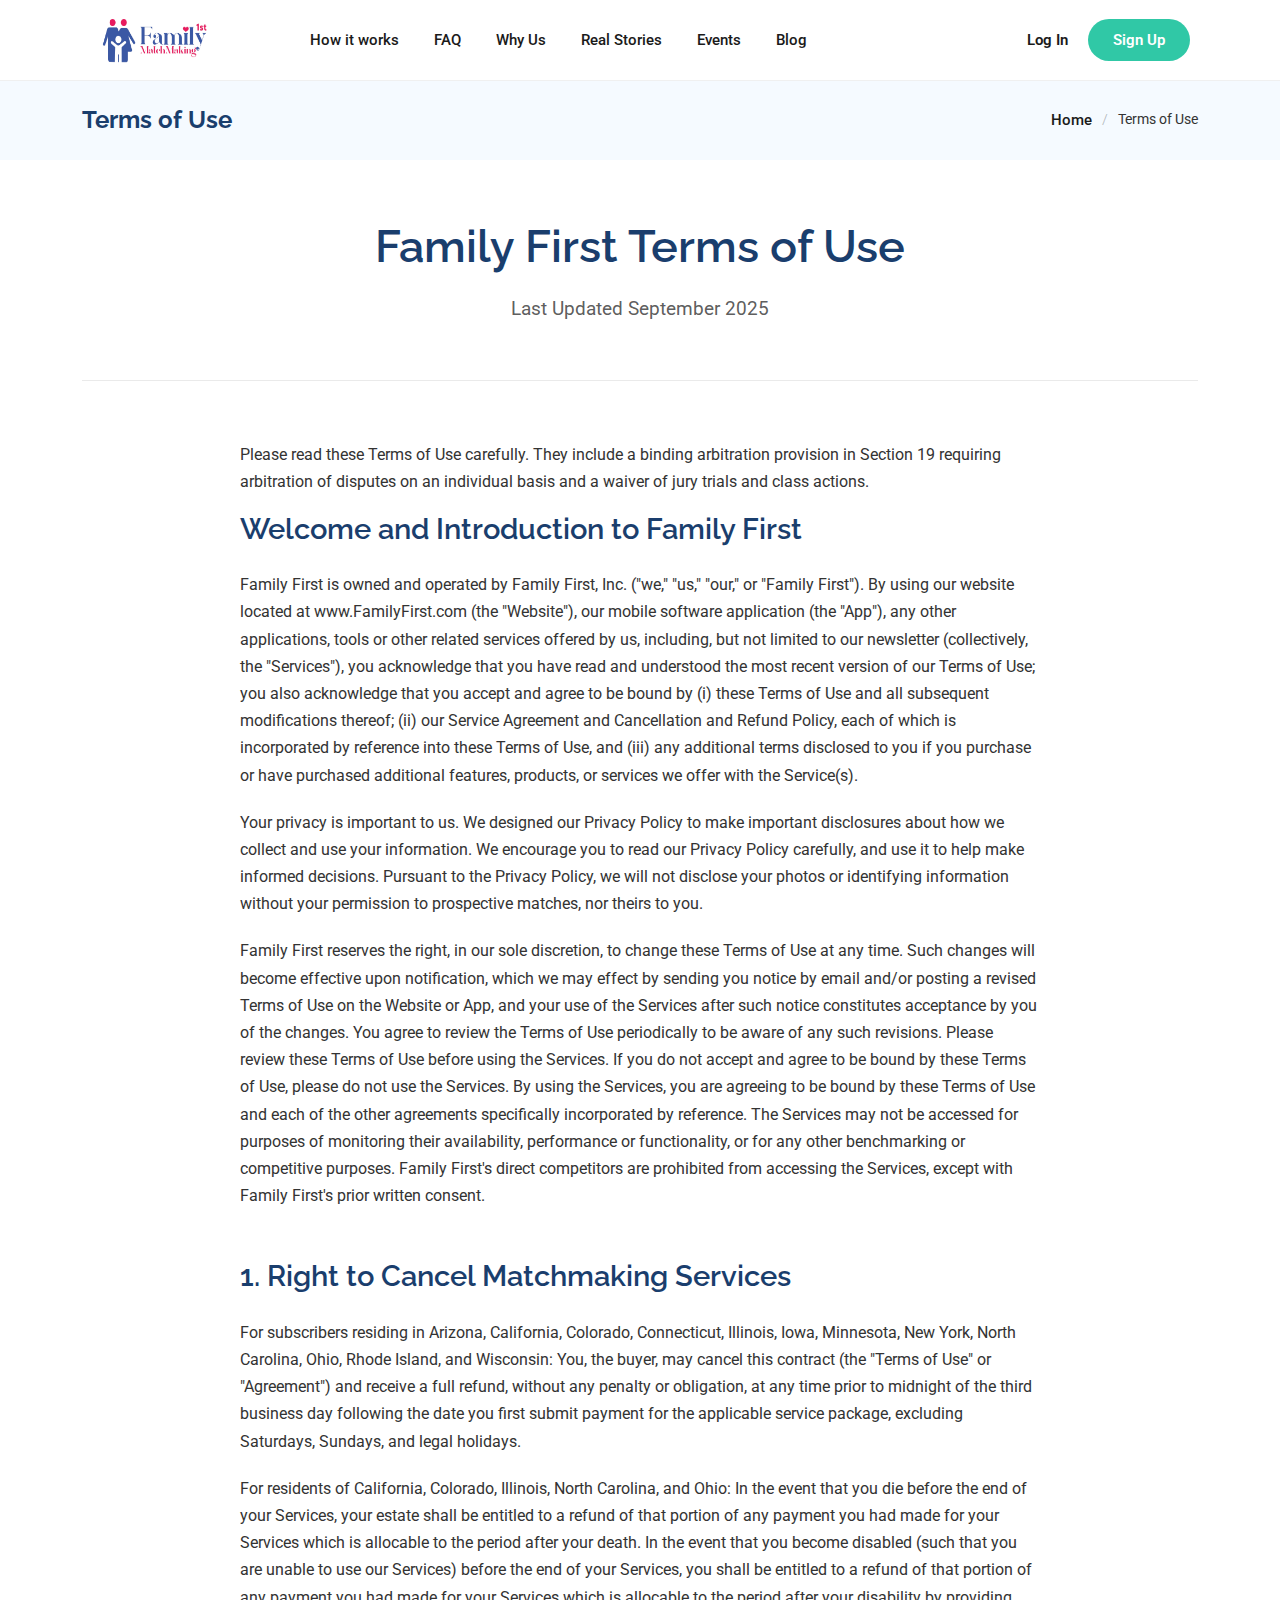
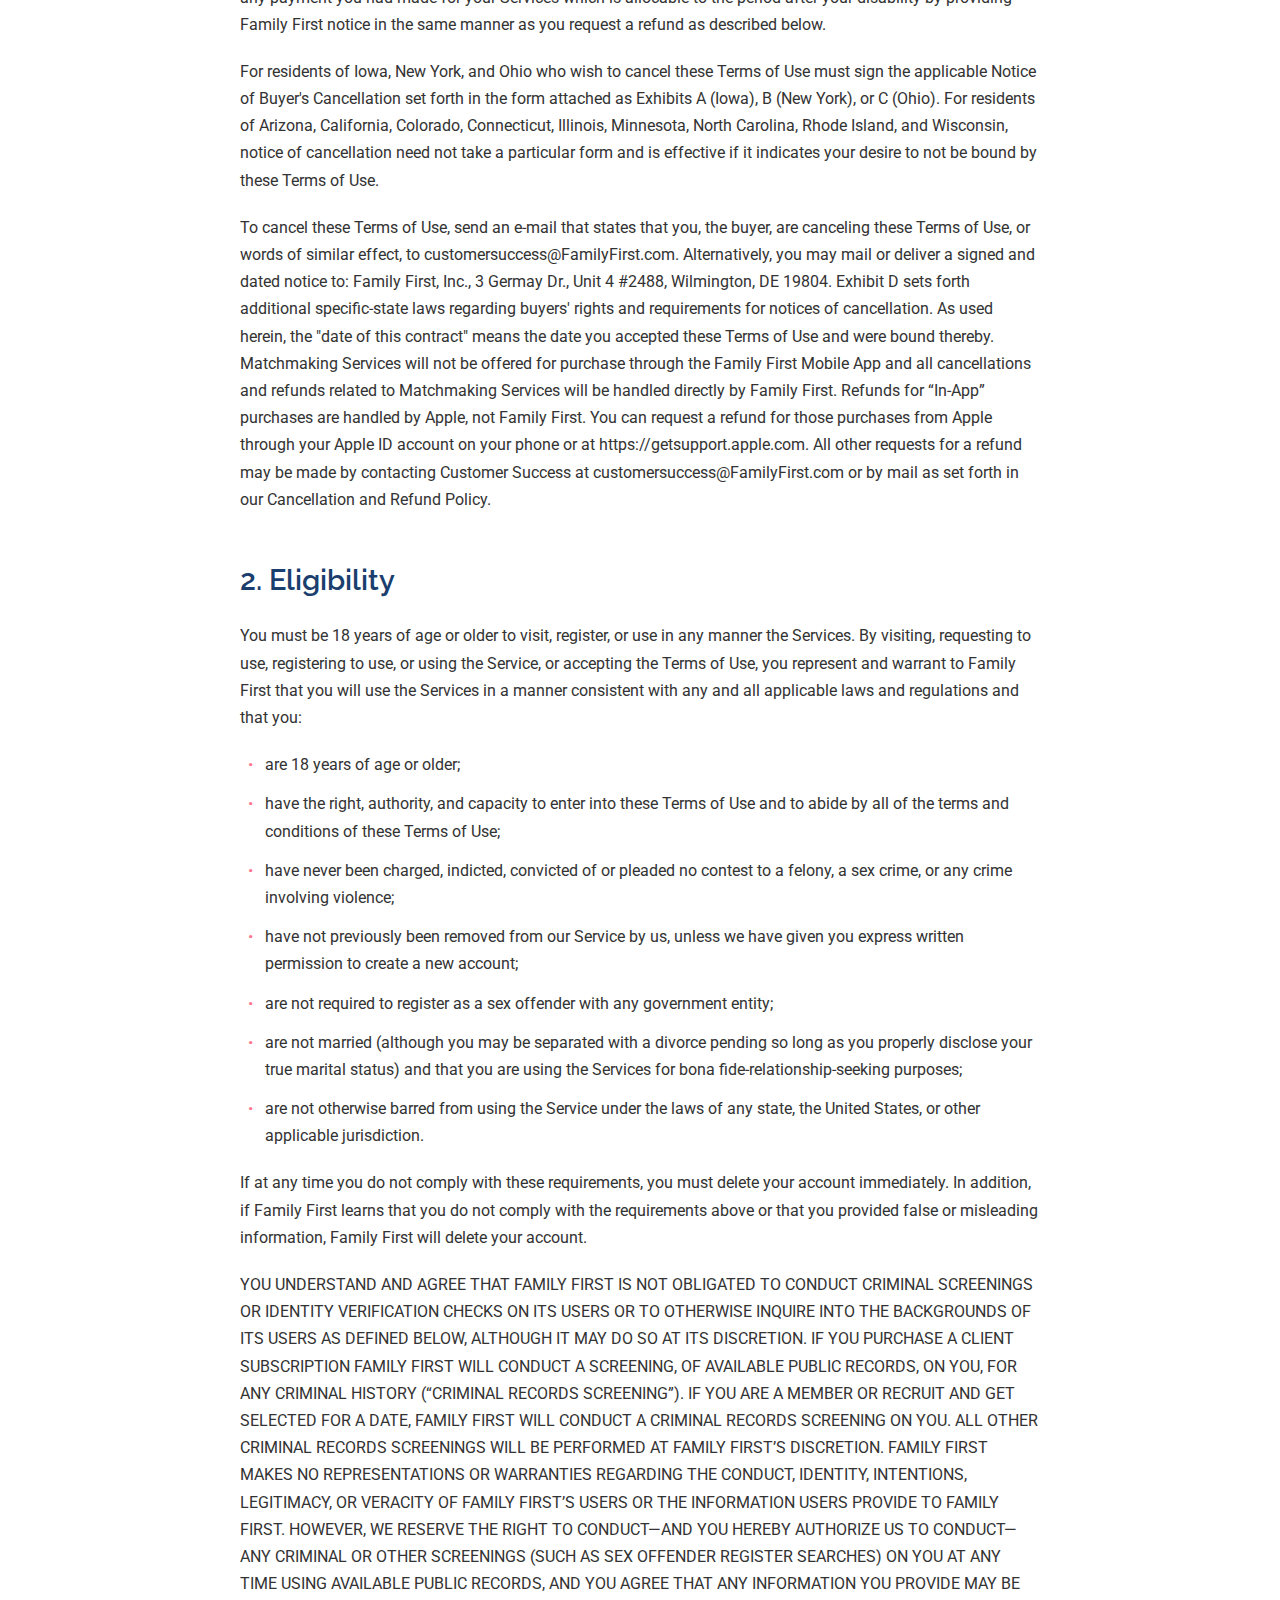
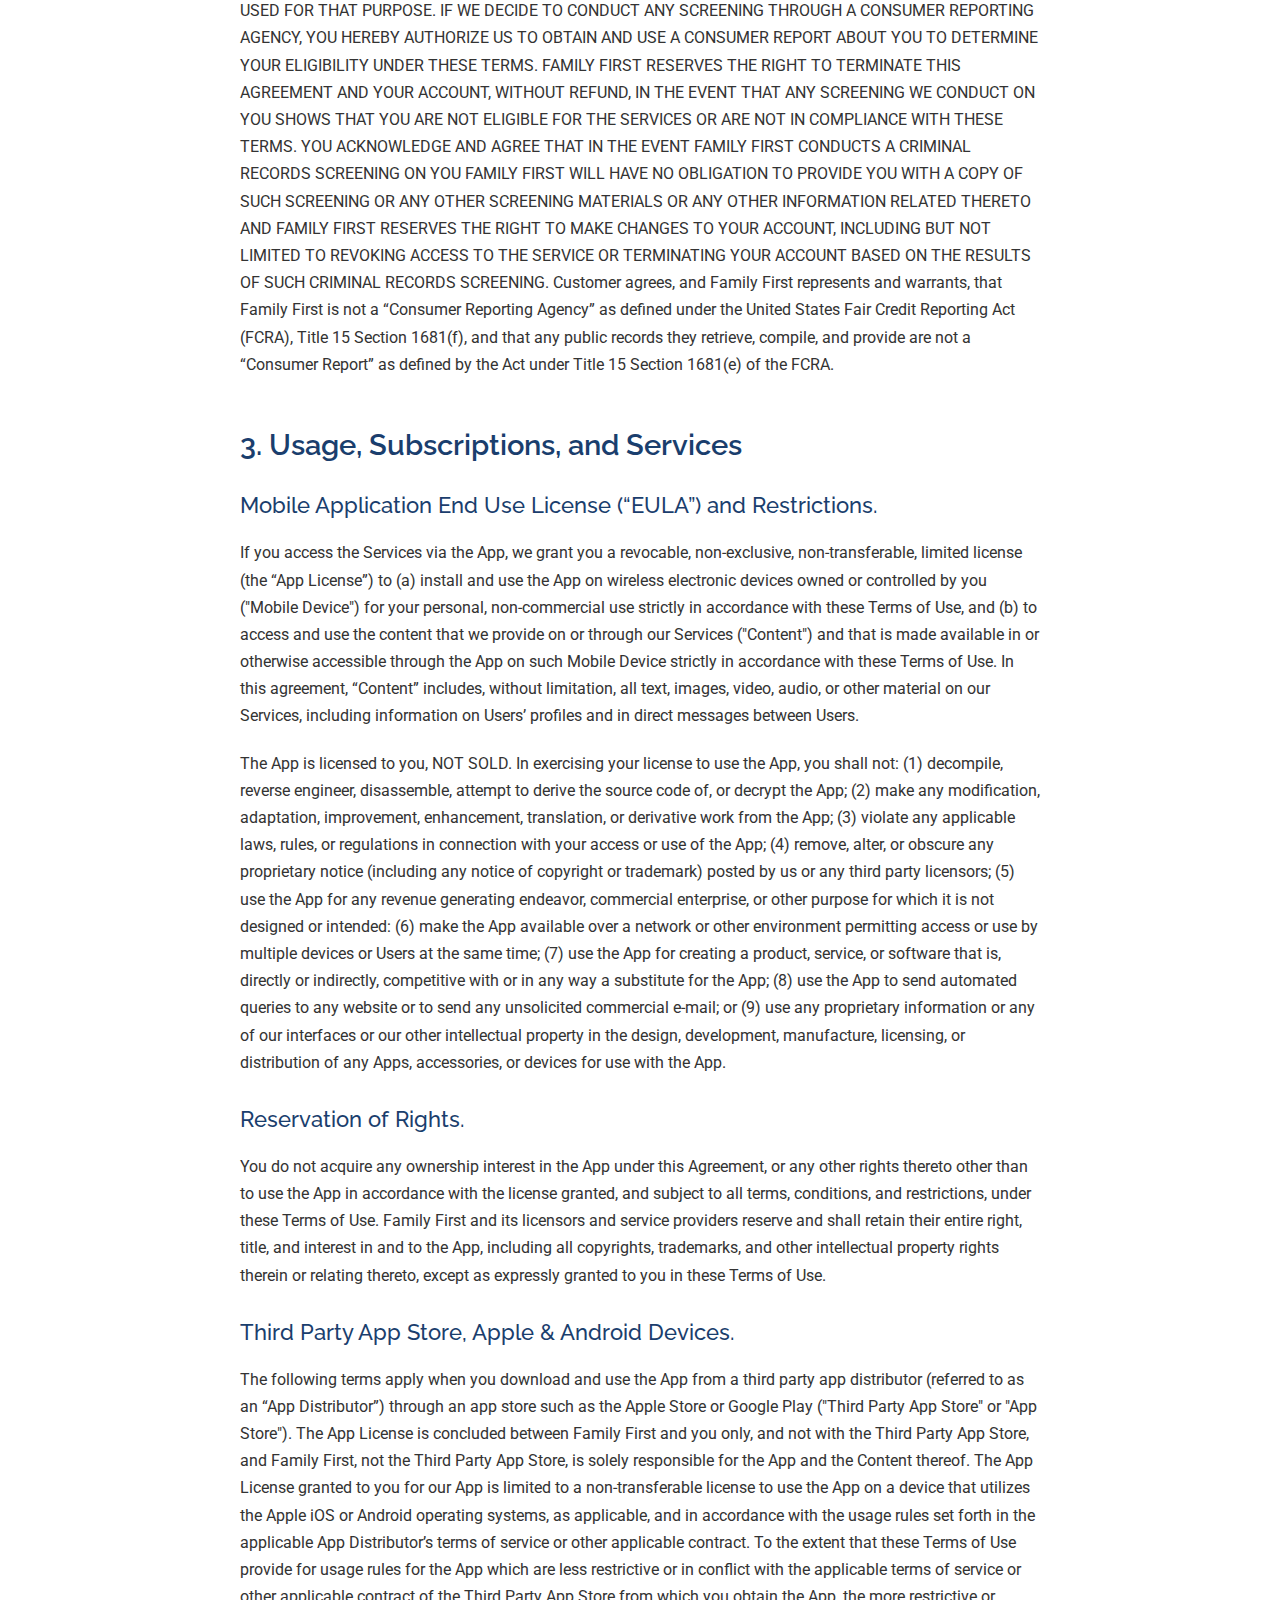
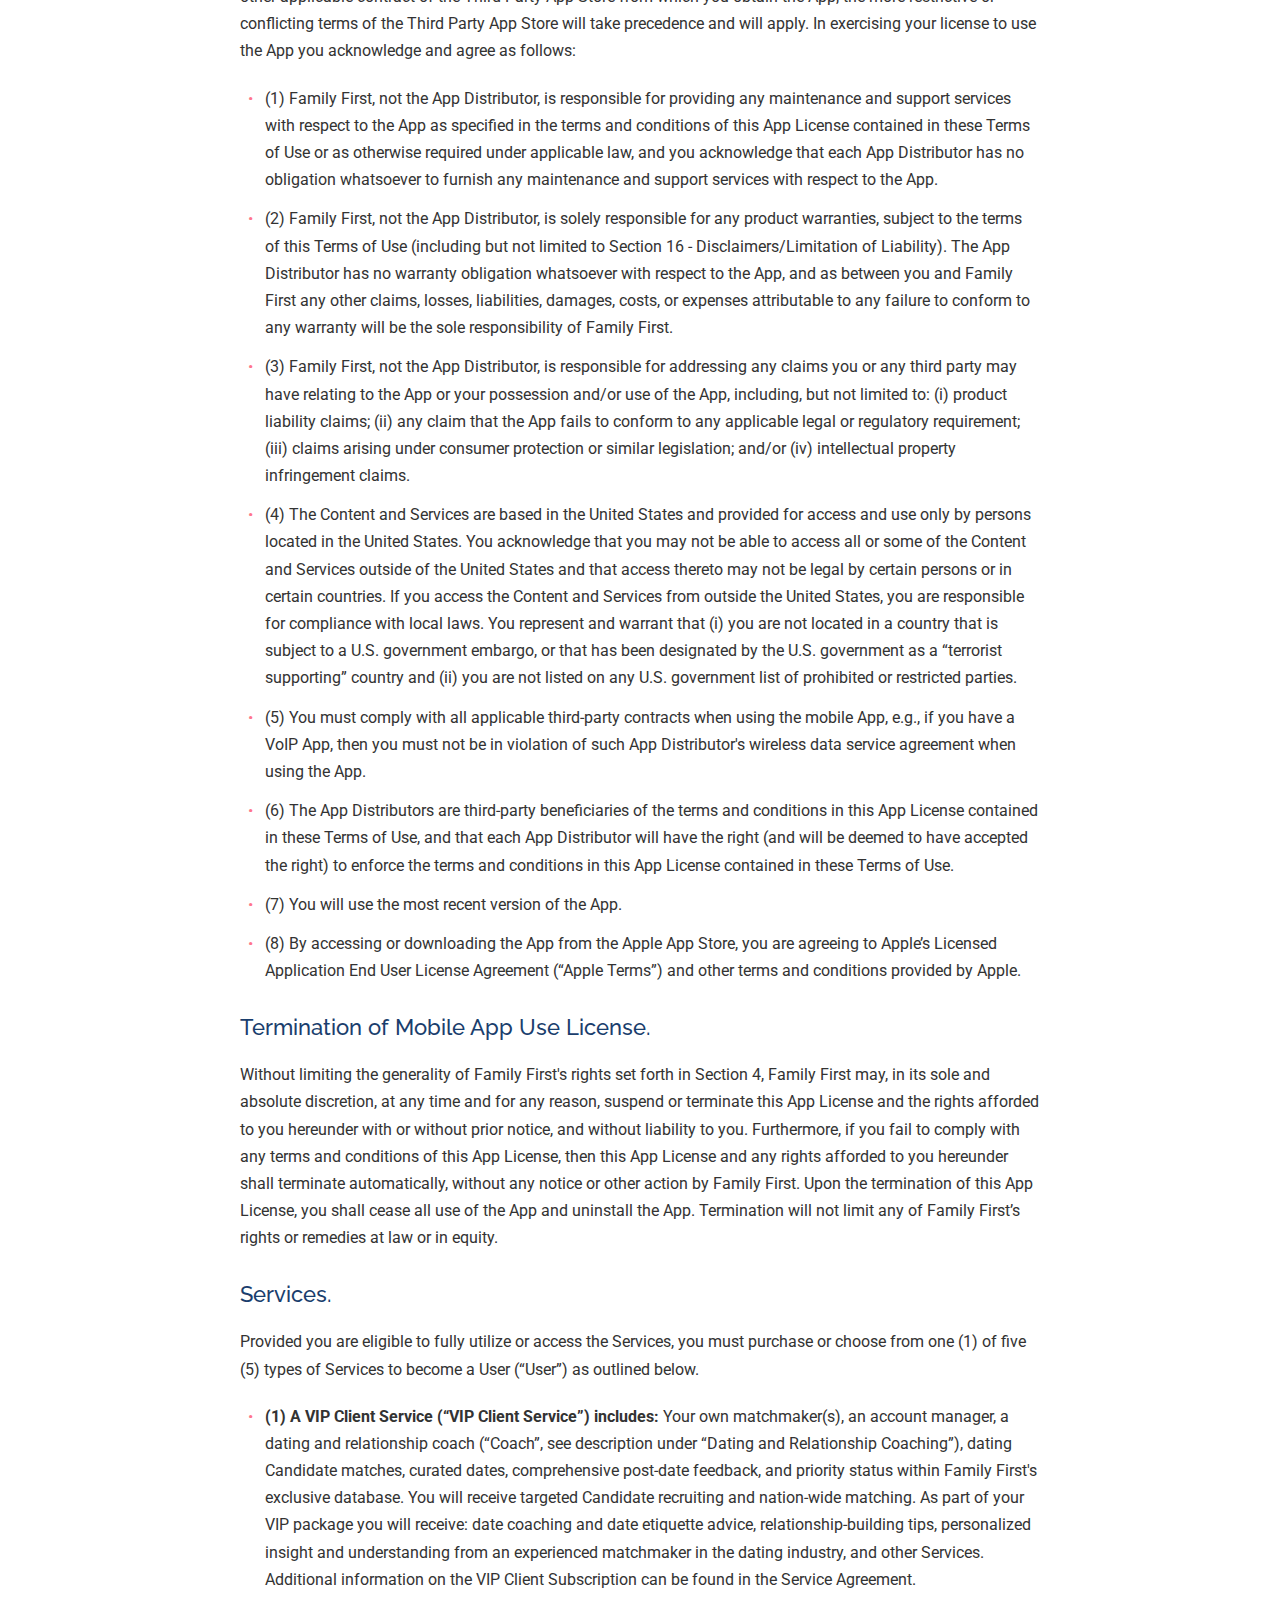
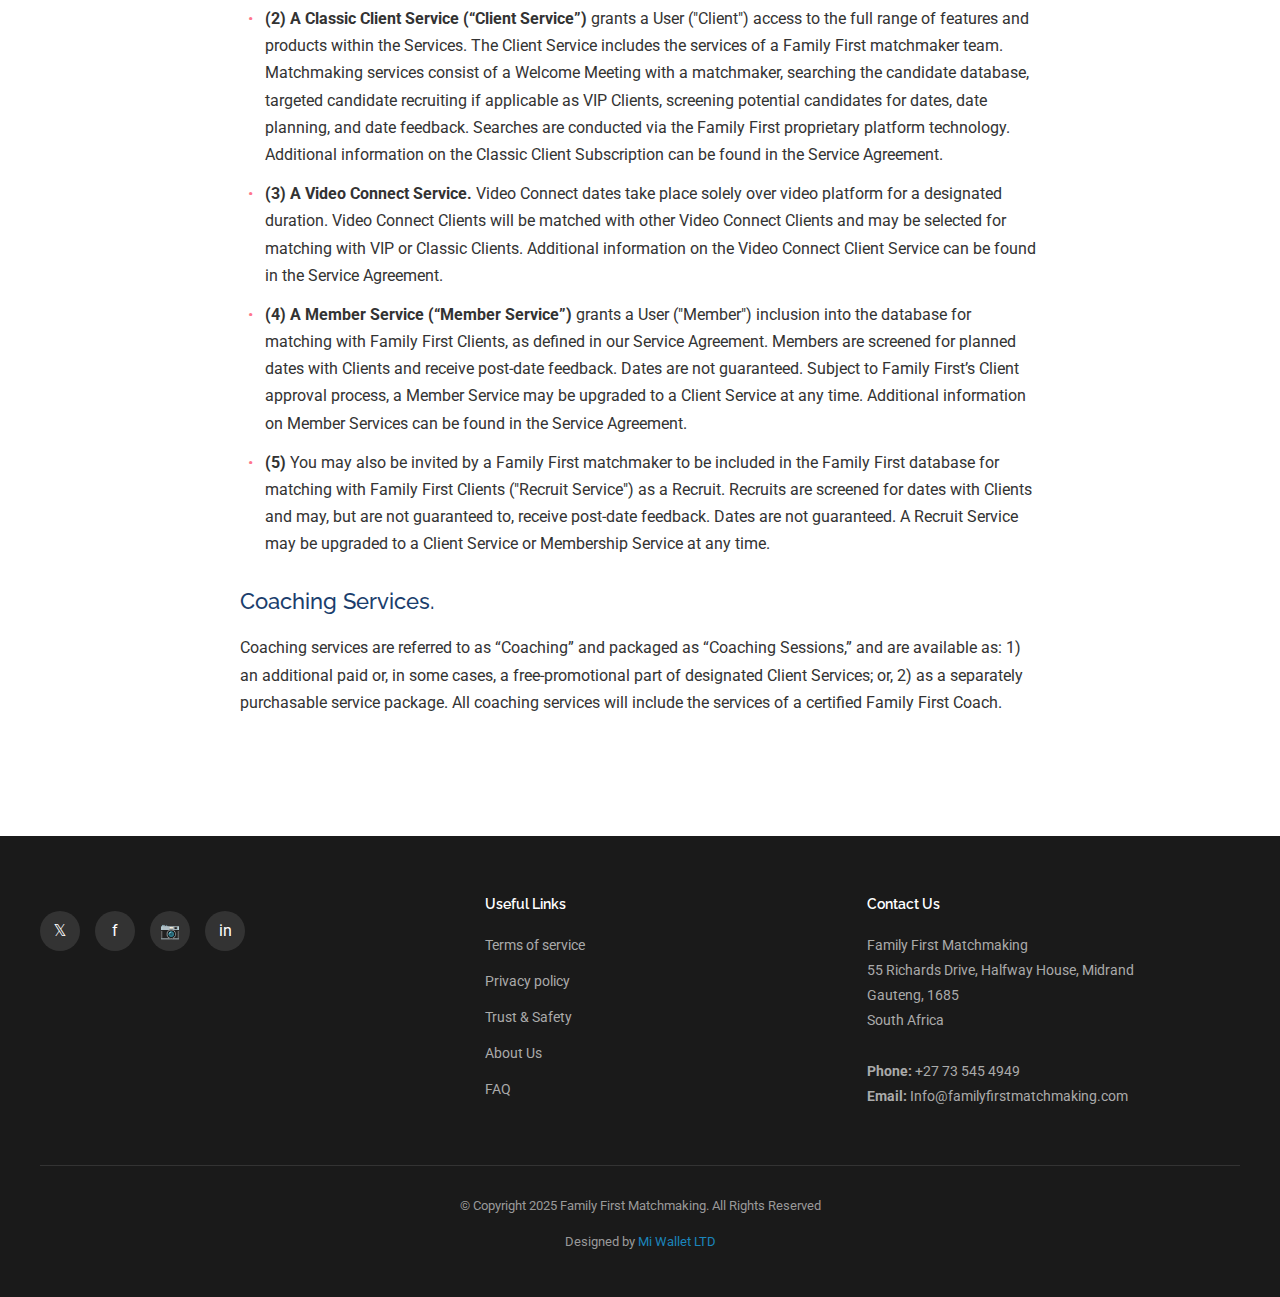
<file: terms.html>
<!DOCTYPE html>
<html lang="en">

<head>
  <meta charset="utf-8">
  <meta content="width=device-width, initial-scale=1.0" name="viewport">
  <title>Family First Matchmaking - Terms of Use</title>
  <meta name="description" content="Dedicated to intentional dating, meaningful connections, and future families. With verified, screened singles profiles, due diligence and thorough background checks, we ensure your journey is safe, sincere and scam-free.">
  <meta name="keywords" content="matchmaking, dating, relationships, South Africa, family, singles, partner, love">

  <link href="assets/img/ffmicon.png" rel="icon">
  <link href="assets/img/apple-touch-icon.png" rel="apple-touch-icon">

  <link href="https://fonts.googleapis.com" rel="preconnect">
  <link href="https://fonts.gstatic.com" rel="preconnect" crossorigin>
  <link href="https://fonts.googleapis.com/css2?family=Roboto:ital,wght@0,100;0,300;0,400;0,500;0,700;0,900;1,100;1,300;1,400;1,500;1,700;1,900&family=Raleway:ital,wght@0,100;0,200;0,300;0,400;0,500;0,600;0,700;0,800;0,900;1,100;1,200;1,300;1,400;1,500;1,600;1,700;1,800;1,900&family=Ubuntu:ital,wght@0,300;0,400;0,500;0,700;1,300;1,400;1,500;1,700&display=swap" rel="stylesheet">

  <link href="assets/vendor/bootstrap/css/bootstrap.min.css" rel="stylesheet">
  <link href="assets/vendor/bootstrap-icons/bootstrap-icons.css" rel="stylesheet">
  <link href="assets/vendor/aos/aos.css" rel="stylesheet">
  <link href="assets/vendor/swiper/swiper-bundle.min.css" rel="stylesheet">
  <link href="assets/css/style.css" rel="stylesheet">
  <link href="assets/css/main.css" rel="stylesheet">

  </head>
<body class="index-page">

   <header>
    <a href="index.html" class="logo-container">
      <img src="assets/img/ffmlogo.png" alt="Family First Matchmaking Logo" width="110" height="50">
    </a>
    
    <button class="menu-toggle" aria-label="Toggle navigation">
      ☰
    </button>
    
    <div class="nav-wrapper">
      <nav>
        <a href="how-it-works.html">How it works</a>
        <a href="faq.html">FAQ</a>
        <a href="about.html">Why Us</a>
        <a href="#stories">Real Stories</a>
        <a href="events.html">Events</a>
        <a href="blog.html">Blog</a>
      </nav>
      <div class="header-buttons">
        <a href="#" class="btn-login">Log In</a>
        <a href="register.html" class="btn-signup">Sign Up</a>

      </div>
    </div>
  </header>
  <main class="main">

    <div class="page-title light-background">
      <div class="container d-lg-flex justify-content-between align-items-center">
        <h1 class="mb-2 mb-lg-0">Terms of Use</h1>
        <nav class="breadcrumbs">
          <ol>
            <li><a href="index.html">Home</a></li>
            <li class="current">Terms of Use</li>
          </ol>
        </nav>
      </div>
    </div>

       <section id="privacy" class="privacy section">
      <div class="container" data-aos="fade-up">

         <div class="privacy-header" data-aos="fade-up">
        <div class="header-content">
            <h1>Family First Terms of Use</h1>
            <p class="intro-text">Last Updated September 2025</p>
          </div>
        </div>
        
         <div class="privacy-content" data-aos="fade-up">
          <p>Please read these Terms of Use carefully. They include a binding arbitration provision in Section 19 requiring arbitration of disputes on an individual basis and a waiver of jury trials and class actions.</p>
          
          <div class="content-section">
            <h2>Welcome and Introduction to Family First</h2>
            <p>Family First is owned and operated by Family First, Inc. ("we," "us," "our," or "Family First"). By using our website located at www.FamilyFirst.com (the "Website"), our mobile software application (the "App"), any other applications, tools or other related services offered by us, including, but not limited to our newsletter (collectively, the "Services"), you acknowledge that you have read and understood the most recent version of our Terms of Use; you also acknowledge that you accept and agree to be bound by (i) these Terms of Use and all subsequent modifications thereof; (ii) our Service Agreement and Cancellation and Refund Policy, each of which is incorporated by reference into these Terms of Use, and (iii) any additional terms disclosed to you if you purchase or have purchased additional features, products, or services we offer with the Service(s).</p>
            <p>Your privacy is important to us. We designed our Privacy Policy to make important disclosures about how we collect and use your information. We encourage you to read our Privacy Policy carefully, and use it to help make informed decisions. Pursuant to the Privacy Policy, we will not disclose your photos or identifying information without your permission to prospective matches, nor theirs to you.</p>
            <p>Family First reserves the right, in our sole discretion, to change these Terms of Use at any time. Such changes will become effective upon notification, which we may effect by sending you notice by email and/or posting a revised Terms of Use on the Website or App, and your use of the Services after such notice constitutes acceptance by you of the changes. You agree to review the Terms of Use periodically to be aware of any such revisions. Please review these Terms of Use before using the Services. If you do not accept and agree to be bound by these Terms of Use, please do not use the Services. By using the Services, you are agreeing to be bound by these Terms of Use and each of the other agreements specifically incorporated by reference. The Services may not be accessed for purposes of monitoring their availability, performance or functionality, or for any other benchmarking or competitive purposes. Family First's direct competitors are prohibited from accessing the Services, except with Family First's prior written consent.</p>
          </div>

          <div class="content-section">
            <h2>1. Right to Cancel Matchmaking Services</h2>
            <p>For subscribers residing in Arizona, California, Colorado, Connecticut, Illinois, Iowa, Minnesota, New York, North Carolina, Ohio, Rhode Island, and Wisconsin: You, the buyer, may cancel this contract (the "Terms of Use" or "Agreement") and receive a full refund, without any penalty or obligation, at any time prior to midnight of the third business day following the date you first submit payment for the applicable service package, excluding Saturdays, Sundays, and legal holidays.</p>
            <p>For residents of California, Colorado, Illinois, North Carolina, and Ohio: In the event that you die before the end of your Services, your estate shall be entitled to a refund of that portion of any payment you had made for your Services which is allocable to the period after your death. In the event that you become disabled (such that you are unable to use our Services) before the end of your Services, you shall be entitled to a refund of that portion of any payment you had made for your Services which is allocable to the period after your disability by providing Family First notice in the same manner as you request a refund as described below.</p>
            <p>For residents of Iowa, New York, and Ohio who wish to cancel these Terms of Use must sign the applicable Notice of Buyer's Cancellation set forth in the form attached as Exhibits A (Iowa), B (New York), or C (Ohio). For residents of Arizona, California, Colorado, Connecticut, Illinois, Minnesota, North Carolina, Rhode Island, and Wisconsin, notice of cancellation need not take a particular form and is effective if it indicates your desire to not be bound by these Terms of Use.</p>
            <p>To cancel these Terms of Use, send an e-mail that states that you, the buyer, are canceling these Terms of Use, or words of similar effect, to customersuccess@FamilyFirst.com. Alternatively, you may mail or deliver a signed and dated notice to: Family First, Inc., 3 Germay Dr., Unit 4 #2488, Wilmington, DE 19804. Exhibit D sets forth additional specific-state laws regarding buyers' rights and requirements for notices of cancellation. As used herein, the "date of this contract" means the date you accepted these Terms of Use and were bound thereby. Matchmaking Services will not be offered for purchase through the Family First Mobile App and all cancellations and refunds related to Matchmaking Services will be handled directly by Family First. Refunds for “In-App” purchases are handled by Apple, not Family First. You can request a refund for those purchases from Apple through your Apple ID account on your phone or at https://getsupport.apple.com. All other requests for a refund may be made by contacting Customer Success at customersuccess@FamilyFirst.com or by mail as set forth in our Cancellation and Refund Policy.</p>
          </div>

          <div class="content-section">
            <h2>2. Eligibility</h2>
            <p>You must be 18 years of age or older to visit, register, or use in any manner the Services. By visiting, requesting to use, registering to use, or using the Service, or accepting the Terms of Use, you represent and warrant to Family First that you will use the Services in a manner consistent with any and all applicable laws and regulations and that you:</p>
            <ul>
              <li>are 18 years of age or older;</li>
              <li>have the right, authority, and capacity to enter into these Terms of Use and to abide by all of the terms and conditions of these Terms of Use;</li>
              <li>have never been charged, indicted, convicted of or pleaded no contest to a felony, a sex crime, or any crime involving violence;</li>
              <li>have not previously been removed from our Service by us, unless we have given you express written permission to create a new account;</li>
              <li>are not required to register as a sex offender with any government entity;</li>
              <li>are not married (although you may be separated with a divorce pending so long as you properly disclose your true marital status) and that you are using the Services for bona fide-relationship-seeking purposes;</li>
              <li>are not otherwise barred from using the Service under the laws of any state, the United States, or other applicable jurisdiction.</li>
            </ul>
            <p>If at any time you do not comply with these requirements, you must delete your account immediately. In addition, if Family First learns that you do not comply with the requirements above or that you provided false or misleading information, Family First will delete your account.</p>
            <p>YOU UNDERSTAND AND AGREE THAT FAMILY FIRST IS NOT OBLIGATED TO CONDUCT CRIMINAL SCREENINGS OR IDENTITY VERIFICATION CHECKS ON ITS USERS OR TO OTHERWISE INQUIRE INTO THE BACKGROUNDS OF ITS USERS AS DEFINED BELOW, ALTHOUGH IT MAY DO SO AT ITS DISCRETION. IF YOU PURCHASE A CLIENT SUBSCRIPTION FAMILY FIRST WILL CONDUCT A SCREENING, OF AVAILABLE PUBLIC RECORDS, ON YOU, FOR ANY CRIMINAL HISTORY (“CRIMINAL RECORDS SCREENING”). IF YOU ARE A MEMBER OR RECRUIT AND GET SELECTED FOR A DATE, FAMILY FIRST WILL CONDUCT A CRIMINAL RECORDS SCREENING ON YOU. ALL OTHER CRIMINAL RECORDS SCREENINGS WILL BE PERFORMED AT FAMILY FIRST’S DISCRETION. FAMILY FIRST MAKES NO REPRESENTATIONS OR WARRANTIES REGARDING THE CONDUCT, IDENTITY, INTENTIONS, LEGITIMACY, OR VERACITY OF FAMILY FIRST’S USERS OR THE INFORMATION USERS PROVIDE TO FAMILY FIRST. HOWEVER, WE RESERVE THE RIGHT TO CONDUCT—AND YOU HEREBY AUTHORIZE US TO CONDUCT—ANY CRIMINAL OR OTHER SCREENINGS (SUCH AS SEX OFFENDER REGISTER SEARCHES) ON YOU AT ANY TIME USING AVAILABLE PUBLIC RECORDS, AND YOU AGREE THAT ANY INFORMATION YOU PROVIDE MAY BE USED FOR THAT PURPOSE. IF WE DECIDE TO CONDUCT ANY SCREENING THROUGH A CONSUMER REPORTING AGENCY, YOU HEREBY AUTHORIZE US TO OBTAIN AND USE A CONSUMER REPORT ABOUT YOU TO DETERMINE YOUR ELIGIBILITY UNDER THESE TERMS. FAMILY FIRST RESERVES THE RIGHT TO TERMINATE THIS AGREEMENT AND YOUR ACCOUNT, WITHOUT REFUND, IN THE EVENT THAT ANY SCREENING WE CONDUCT ON YOU SHOWS THAT YOU ARE NOT ELIGIBLE FOR THE SERVICES OR ARE NOT IN COMPLIANCE WITH THESE TERMS. YOU ACKNOWLEDGE AND AGREE THAT IN THE EVENT FAMILY FIRST CONDUCTS A CRIMINAL RECORDS SCREENING ON YOU FAMILY FIRST WILL HAVE NO OBLIGATION TO PROVIDE YOU WITH A COPY OF SUCH SCREENING OR ANY OTHER SCREENING MATERIALS OR ANY OTHER INFORMATION RELATED THERETO AND FAMILY FIRST RESERVES THE RIGHT TO MAKE CHANGES TO YOUR ACCOUNT, INCLUDING BUT NOT LIMITED TO REVOKING ACCESS TO THE SERVICE OR TERMINATING YOUR ACCOUNT BASED ON THE RESULTS OF SUCH CRIMINAL RECORDS SCREENING. Customer agrees, and Family First represents and warrants, that Family First is not a “Consumer Reporting Agency” as defined under the United States Fair Credit Reporting Act (FCRA), Title 15 Section 1681(f), and that any public records they retrieve, compile, and provide are not a “Consumer Report” as defined by the Act under Title 15 Section 1681(e) of the FCRA.</p>
          </div>

          <div class="content-section">
            <h2>3. Usage, Subscriptions, and Services</h2>
            <h3>Mobile Application End Use License (“EULA”) and Restrictions.</h3>
            <p>If you access the Services via the App, we grant you a revocable, non-exclusive, non-transferable, limited license (the “App License”) to (a) install and use the App on wireless electronic devices owned or controlled by you ("Mobile Device") for your personal, non-commercial use strictly in accordance with these Terms of Use, and (b) to access and use the content that we provide on or through our Services ("Content") and that is made available in or otherwise accessible through the App on such Mobile Device strictly in accordance with these Terms of Use. In this agreement, “Content” includes, without limitation, all text, images, video, audio, or other material on our Services, including information on Users’ profiles and in direct messages between Users.</p>
            <p>The App is licensed to you, NOT SOLD. In exercising your license to use the App, you shall not: (1) decompile, reverse engineer, disassemble, attempt to derive the source code of, or decrypt the App; (2) make any modification, adaptation, improvement, enhancement, translation, or derivative work from the App; (3) violate any applicable laws, rules, or regulations in connection with your access or use of the App; (4) remove, alter, or obscure any proprietary notice (including any notice of copyright or trademark) posted by us or any third party licensors; (5) use the App for any revenue generating endeavor, commercial enterprise, or other purpose for which it is not designed or intended: (6) make the App available over a network or other environment permitting access or use by multiple devices or Users at the same time; (7) use the App for creating a product, service, or software that is, directly or indirectly, competitive with or in any way a substitute for the App; (8) use the App to send automated queries to any website or to send any unsolicited commercial e-mail; or (9) use any proprietary information or any of our interfaces or our other intellectual property in the design, development, manufacture, licensing, or distribution of any Apps, accessories, or devices for use with the App.</p>
            <h3>Reservation of Rights.</h3>
            <p>You do not acquire any ownership interest in the App under this Agreement, or any other rights thereto other than to use the App in accordance with the license granted, and subject to all terms, conditions, and restrictions, under these Terms of Use. Family First and its licensors and service providers reserve and shall retain their entire right, title, and interest in and to the App, including all copyrights, trademarks, and other intellectual property rights therein or relating thereto, except as expressly granted to you in these Terms of Use.</p>
            <h3>Third Party App Store, Apple & Android Devices.</h3>
            <p>The following terms apply when you download and use the App from a third party app distributor (referred to as an “App Distributor”) through an app store such as the Apple Store or Google Play ("Third Party App Store" or "App Store"). The App License is concluded between Family First and you only, and not with the Third Party App Store, and Family First, not the Third Party App Store, is solely responsible for the App and the Content thereof. The App License granted to you for our App is limited to a non-transferable license to use the App on a device that utilizes the Apple iOS or Android operating systems, as applicable, and in accordance with the usage rules set forth in the applicable App Distributor’s terms of service or other applicable contract. To the extent that these Terms of Use provide for usage rules for the App which are less restrictive or in conflict with the applicable terms of service or other applicable contract of the Third Party App Store from which you obtain the App, the more restrictive or conflicting terms of the Third Party App Store will take precedence and will apply. In exercising your license to use the App you acknowledge and agree as follows:</p>
            <ul>
              <li>(1) Family First, not the App Distributor, is responsible for providing any maintenance and support services with respect to the App as specified in the terms and conditions of this App License contained in these Terms of Use or as otherwise required under applicable law, and you acknowledge that each App Distributor has no obligation whatsoever to furnish any maintenance and support services with respect to the App.</li>
              <li>(2) Family First, not the App Distributor, is solely responsible for any product warranties, subject to the terms of this Terms of Use (including but not limited to Section 16 - Disclaimers/Limitation of Liability). The App Distributor has no warranty obligation whatsoever with respect to the App, and as between you and Family First any other claims, losses, liabilities, damages, costs, or expenses attributable to any failure to conform to any warranty will be the sole responsibility of Family First.</li>
              <li>(3) Family First, not the App Distributor, is responsible for addressing any claims you or any third party may have relating to the App or your possession and/or use of the App, including, but not limited to: (i) product liability claims; (ii) any claim that the App fails to conform to any applicable legal or regulatory requirement; (iii) claims arising under consumer protection or similar legislation; and/or (iv) intellectual property infringement claims.</li>
              <li>(4) The Content and Services are based in the United States and provided for access and use only by persons located in the United States. You acknowledge that you may not be able to access all or some of the Content and Services outside of the United States and that access thereto may not be legal by certain persons or in certain countries. If you access the Content and Services from outside the United States, you are responsible for compliance with local laws. You represent and warrant that (i) you are not located in a country that is subject to a U.S. government embargo, or that has been designated by the U.S. government as a “terrorist supporting” country and (ii) you are not listed on any U.S. government list of prohibited or restricted parties.</li>
              <li>(5) You must comply with all applicable third-party contracts when using the mobile App, e.g., if you have a VoIP App, then you must not be in violation of such App Distributor's wireless data service agreement when using the App.</li>
              <li>(6) The App Distributors are third-party beneficiaries of the terms and conditions in this App License contained in these Terms of Use, and that each App Distributor will have the right (and will be deemed to have accepted the right) to enforce the terms and conditions in this App License contained in these Terms of Use.</li>
              <li>(7) You will use the most recent version of the App.</li>
              <li>(8) By accessing or downloading the App from the Apple App Store, you are agreeing to Apple’s Licensed Application End User License Agreement (“Apple Terms”) and other terms and conditions provided by Apple.</li>
            </ul>
            <h3>Termination of Mobile App Use License.</h3>
            <p>Without limiting the generality of Family First's rights set forth in Section 4, Family First may, in its sole and absolute discretion, at any time and for any reason, suspend or terminate this App License and the rights afforded to you hereunder with or without prior notice, and without liability to you. Furthermore, if you fail to comply with any terms and conditions of this App License, then this App License and any rights afforded to you hereunder shall terminate automatically, without any notice or other action by Family First. Upon the termination of this App License, you shall cease all use of the App and uninstall the App. Termination will not limit any of Family First’s rights or remedies at law or in equity.</p>
            <h3>Services.</h3>
            <p>Provided you are eligible to fully utilize or access the Services, you must purchase or choose from one (1) of five (5) types of Services to become a User (“User”) as outlined below.</p>
            <ul>
                <li><strong>(1) A VIP Client Service (“VIP Client Service”) includes:</strong> Your own matchmaker(s), an account manager, a dating and relationship coach (“Coach”, see description under “Dating and Relationship Coaching”), dating Candidate matches, curated dates, comprehensive post-date feedback, and priority status within Family First's exclusive database. You will receive targeted Candidate recruiting and nation-wide matching. As part of your VIP package you will receive: date coaching and date etiquette advice, relationship-building tips, personalized insight and understanding from an experienced matchmaker in the dating industry, and other Services. Additional information on the VIP Client Subscription can be found in the Service Agreement.</li>
                <li><strong>(2) A Classic Client Service (“Client Service”)</strong> grants a User ("Client") access to the full range of features and products within the Services. The Client Service includes the services of a Family First matchmaker team. Matchmaking services consist of a Welcome Meeting with a matchmaker, searching the candidate database, targeted candidate recruiting if applicable as VIP Clients, screening potential candidates for dates, date planning, and date feedback. Searches are conducted via the Family First proprietary platform technology. Additional information on the Classic Client Subscription can be found in the Service Agreement.</li>
                <li><strong>(3) A Video Connect Service.</strong> Video Connect dates take place solely over video platform for a designated duration. Video Connect Clients will be matched with other Video Connect Clients and may be selected for matching with VIP or Classic Clients. Additional information on the Video Connect Client Service can be found in the Service Agreement.</li>
                <li><strong>(4) A Member Service (“Member Service”)</strong> grants a User ("Member") inclusion into the database for matching with Family First Clients, as defined in our Service Agreement. Members are screened for planned dates with Clients and receive post-date feedback. Dates are not guaranteed. Subject to Family First’s Client approval process, a Member Service may be upgraded to a Client Service at any time. Additional information on Member Services can be found in the Service Agreement.</li>
                <li><strong>(5)</strong> You may also be invited by a Family First matchmaker to be included in the Family First database for matching with Family First Clients ("Recruit Service") as a Recruit. Recruits are screened for dates with Clients and may, but are not guaranteed to, receive post-date feedback. Dates are not guaranteed. A Recruit Service may be upgraded to a Client Service or Membership Service at any time.</li>
            </ul>
            <h3>Coaching Services.</h3>
            <p>Coaching services are referred to as “Coaching” and packaged as “Coaching Sessions,” and are available as: 1) an additional paid or, in some cases, a free-promotional part of designated Client Services; or, 2) as a separately purchasable service package. All coaching services will include the services of a certified Family First Coach.</p>
          </div>
        </div>
      </div>
    </section>
  </main>
<footer>
    <div class="footer-content">
      <div class="footer-col">
       
        <div class="social-links">
          <a href="#">𝕏</a>
          <a href="#">f</a>
          <a href="#">📷</a>
          <a href="#">in</a>
        </div>
      </div>
      <div class="footer-col">
       
        <ul>
           <h4 style="color: white;">Useful Links</h4>
          <li><a href="terms.html">Terms of service</a></li>
          <li><a href="privacy.html">Privacy policy</a></li>
          <li><a href="trust.html">Trust & Safety</a></li>
          <li><a href="about.html">About Us</a></li>
          <li><a href="faq.html">FAQ</a></li>
        </ul>
      </div>
      <div class="footer-col">
        <h4 style="color: white;">Contact Us</h4>
        <p>Family First Matchmaking <br>
          55 Richards Drive, Halfway House, Midrand<br>
          Gauteng, 1685<br>
          South Africa<br><br>
          <strong>Phone:</strong> +27 73 545 4949<br>
          <strong>Email:</strong> Info@familyfirstmatchmaking.com
        </p>
      </div>
    </div>
    <div class="footer-bottom">
      <p>© Copyright 2025 Family First Matchmaking. All Rights Reserved</p>
      <p>Designed by <a href="https//miwalletmw.com"><span style="color: #1B85BC; ">Mi Wallet LTD</span></a></p>
    </div>
  </footer>
  <a href="#" id="scroll-top" class="scroll-top d-flex align-items-center justify-content-center"><i class="bi bi-arrow-up-short"></i></a>

  <div id="preloader"></div>

  <script src="assets/vendor/bootstrap/js/bootstrap.bundle.min.js"></script>
  <script src="assets/vendor/php-email-form/validate.js"></script>
  <script src="assets/vendor/aos/aos.js"></script>
  <script src="assets/vendor/purecounter/purecounter_vanilla.js"></script>
  <script src="assets/vendor/swiper/swiper-bundle.min.js"></script>

  <script src="assets/js/main.js"></script>
  <script src="controller/app.js"></script>

</body>

</html>
</file>
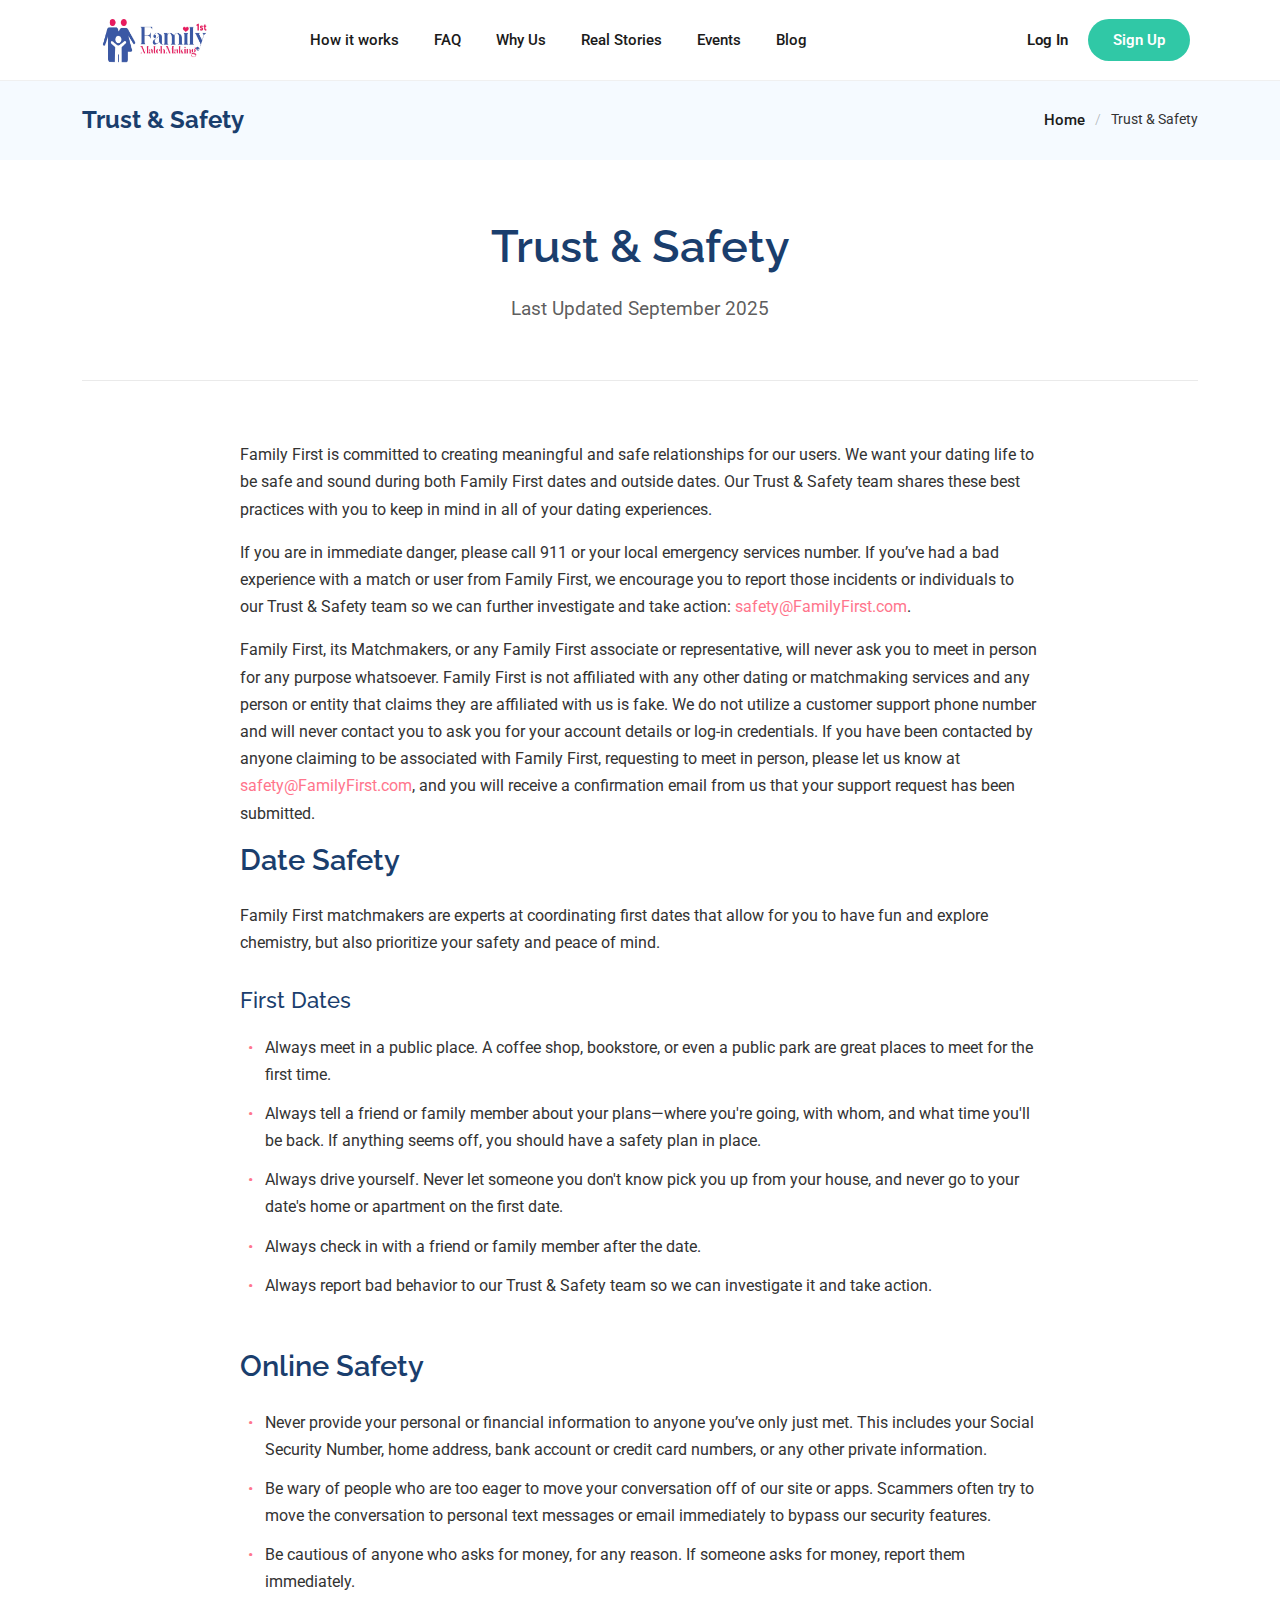
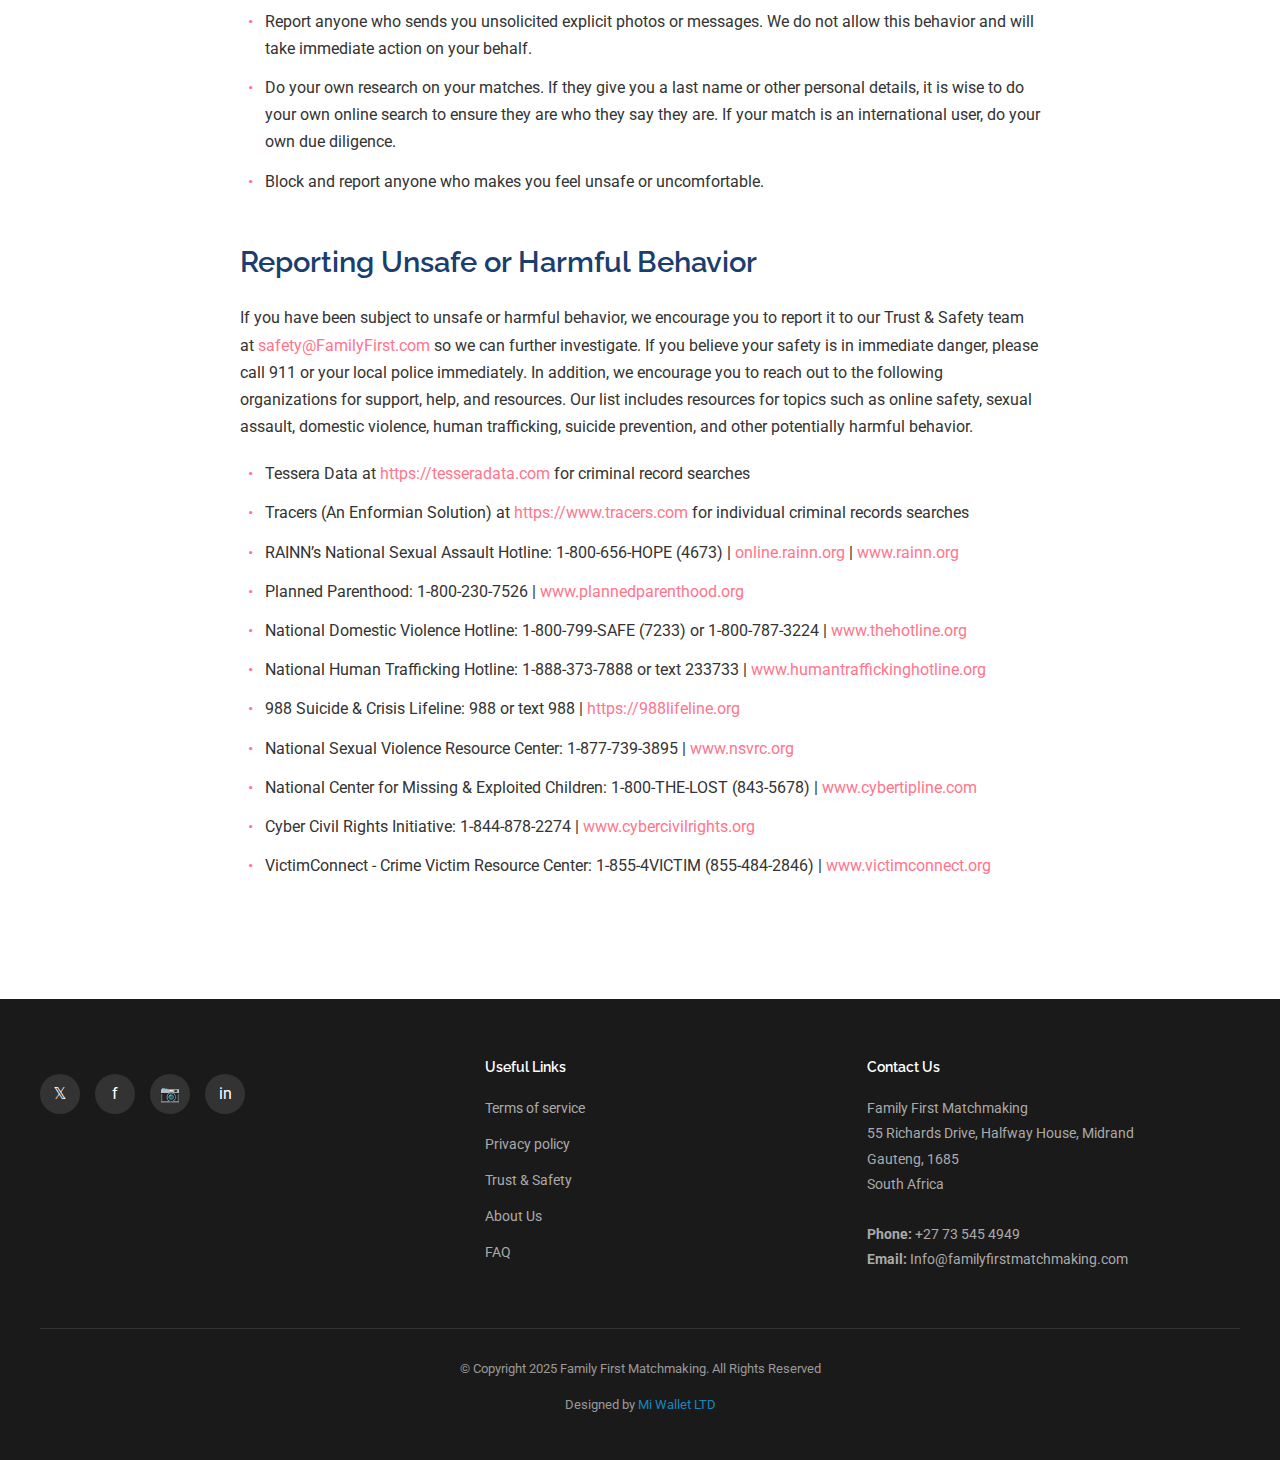
<file: trust.html>
<!DOCTYPE ahtml>
<html lang="en">

<head>
  <meta charset="utf-8">
  <meta content="width=device-width, initial-scale=1.0" name="viewport">
  <title>Family First Matchmaking - Trust & Safety</title>
  <meta name="description" content="Dedicated to intentional dating, meaningful connections, and future families. With verified, screened singles profiles, due diligence and thorough background checks, we ensure your journey is safe, sincere and scam-free.">
  <meta name="keywords" content="matchmaking, dating, relationships, South Africa, family, singles, partner, love">

  <link href="assets/img/ffmicon.png" rel="icon">
  <link href="assets/img/apple-touch-icon.png" rel="apple-touch-icon">

  <link href="https://fonts.googleapis.com" rel="preconnect">
  <link href="https://fonts.gstatic.com" rel="preconnect" crossorigin>
  <link href="https://fonts.googleapis.com/css2?family=Roboto:ital,wght@0,100;0,300;0,400;0,500;0,700;0,900;1,100;1,300;1,400;1,500;1,700;1,900&family=Raleway:ital,wght@0,100;0,200;0,300;0,400;0,500;0,600;0,700;0,800;0,900;1,100;1,200;1,300;1,400;1,500;1,600;1,700;1,800;1,900&family=Ubuntu:ital,wght@0,300;0,400;0,500;0,700;1,300;1,400;1,500;1,700&display=swap" rel="stylesheet">

  <link href="assets/vendor/bootstrap/css/bootstrap.min.css" rel="stylesheet">
  <link href="assets/vendor/bootstrap-icons/bootstrap-icons.css" rel="stylesheet">
  <link href="assets/vendor/aos/aos.css" rel="stylesheet">
  <link href="assets/vendor/swiper/swiper-bundle.min.css" rel="stylesheet">
  <link href="assets/css/style.css" rel="stylesheet">
  <link href="assets/css/main.css" rel="stylesheet">

</head>

<body class="index-page">

   <header>
    <a href="index.html" class="logo-container">
      <img src="assets/img/ffmlogo.png" alt="Family First Matchmaking Logo" width="110" height="50">
    </a>
    
    <button class="menu-toggle" aria-label="Toggle navigation">
      ☰
    </button>
    
    <div class="nav-wrapper">
      <nav>
        <a href="how-it-works.html">How it works</a>
        <a href="faq.html">FAQ</a>
        <a href="about.html">Why Us</a>
        <a href="index.html#testimonials-section">Real Stories</a>
        <a href="events.html">Events</a>
        <a href="blog.html">Blog</a>
      </nav>
      <div class="header-buttons">
        <a href="#" class="btn-login">Log In</a>
        <a href="register.html" class="btn-signup">Sign Up</a>

      </div>
    </div>
  </header>
  <main class="main">

    <div class="page-title light-background">
      <div class="container d-lg-flex justify-content-between align-items-center">
        <h1 class="mb-2 mb-lg-0">Trust & Safety</h1>
        <nav class="breadcrumbs">
          <ol>
            <li><a href="index.html">Home</a></li>
            <li class="current">Trust & Safety</li>
          </ol>
        </nav>
      </div>
    </div>

    <section id="privacy" class="privacy section">
      <div class="container" data-aos="fade-up">

       <div class="privacy-header" data-aos="fade-up">
        <div class="header-content">
            <h1>Trust & Safety</h1>
            <p class="intro-text">Last Updated September 2025</p>
          </div>
        </div>
        
       <div class="privacy-content" data-aos="fade-up">
          <p>Family First is committed to creating meaningful and safe relationships for our users. We want your dating life to be safe and sound during both Family First dates and outside dates. Our Trust & Safety team shares these best practices with you to keep in mind in all of your dating experiences.</p>
          <p>If you are in immediate danger, please call 911 or your local emergency services number. If you’ve had a bad experience with a match or user from Family First, we encourage you to report those incidents or individuals to our Trust & Safety team so we can further investigate and take action: <a href="mailto:safety@FamilyFirst.com">safety@FamilyFirst.com</a>.</p>
          <p>Family First, its Matchmakers, or any Family First associate or representative, will never ask you to meet in person for any purpose whatsoever. Family First is not affiliated with any other dating or matchmaking services and any person or entity that claims they are affiliated with us is fake. We do not utilize a customer support phone number and will never contact you to ask you for your account details or log-in credentials. If you have been contacted by anyone claiming to be associated with Family First, requesting to meet in person, please let us know at <a href="mailto:safety@FamilyFirst.com">safety@FamilyFirst.com</a>, and you will receive a confirmation email from us that your support request has been submitted.</p>
          
          <div class="content-section">
            <h2>Date Safety</h2>
            <p>Family First matchmakers are experts at coordinating first dates that allow for you to have fun and explore chemistry, but also prioritize your safety and peace of mind.</p>
            <h3>First Dates</h3>
            <ul>
              <li>Always meet in a public place. A coffee shop, bookstore, or even a public park are great places to meet for the first time.</li>
              <li>Always tell a friend or family member about your plans—where you're going, with whom, and what time you'll be back. If anything seems off, you should have a safety plan in place.</li>
              <li>Always drive yourself. Never let someone you don't know pick you up from your house, and never go to your date's home or apartment on the first date.</li>
              <li>Always check in with a friend or family member after the date.</li>
              <li>Always report bad behavior to our Trust & Safety team so we can investigate it and take action.</li>
            </ul>
          </div>

          <div class="content-section">
            <h2>Online Safety</h2>
            <ul>
              <li>Never provide your personal or financial information to anyone you’ve only just met. This includes your Social Security Number, home address, bank account or credit card numbers, or any other private information.</li>
              <li>Be wary of people who are too eager to move your conversation off of our site or apps. Scammers often try to move the conversation to personal text messages or email immediately to bypass our security features.</li>
              <li>Be cautious of anyone who asks for money, for any reason. If someone asks for money, report them immediately.</li>
              <li>Report anyone who sends you unsolicited explicit photos or messages. We do not allow this behavior and will take immediate action on your behalf.</li>
              <li>Do your own research on your matches. If they give you a last name or other personal details, it is wise to do your own online search to ensure they are who they say they are. If your match is an international user, do your own due diligence.</li>
              <li>Block and report anyone who makes you feel unsafe or uncomfortable.</li>
            </ul>
          </div>

          <div class="content-section">
            <h2>Reporting Unsafe or Harmful Behavior</h2>
            <p>If you have been subject to unsafe or harmful behavior, we encourage you to report it to our Trust & Safety team at <a href="mailto:safety@FamilyFirst.com">safety@FamilyFirst.com</a> so we can further investigate. If you believe your safety is in immediate danger, please call 911 or your local police immediately. In addition, we encourage you to reach out to the following organizations for support, help, and resources. Our list includes resources for topics such as online safety, sexual assault, domestic violence, human trafficking, suicide prevention, and other potentially harmful behavior.</p>
            <ul>
              <li>Tessera Data at <a href="https://tesseradata.com">https://tesseradata.com</a> for criminal record searches</li>
              <li>Tracers (An Enformian Solution) at <a href="https://www.tracers.com">https://www.tracers.com</a> for individual criminal records searches</li>
              <li>RAINN’s National Sexual Assault Hotline: 1-800-656-HOPE (4673) | <a href="https://online.rainn.org">online.rainn.org</a> | <a href="https://www.rainn.org">www.rainn.org</a></li>
              <li>Planned Parenthood: 1-800-230-7526 | <a href="https://www.plannedparenthood.org">www.plannedparenthood.org</a></li>
              <li>National Domestic Violence Hotline: 1-800-799-SAFE (7233) or 1-800-787-3224 | <a href="https://www.thehotline.org">www.thehotline.org</a></li>
              <li>National Human Trafficking Hotline: 1-888-373-7888 or text 233733 | <a href="https://www.humantraffickinghotline.org">www.humantraffickinghotline.org</a></li>
              <li>988 Suicide & Crisis Lifeline: 988 or text 988 | <a href="https://988lifeline.org">https://988lifeline.org</a></li>
              <li>National Sexual Violence Resource Center: 1-877-739-3895 | <a href="https://www.nsvrc.org">www.nsvrc.org</a></li>
              <li>National Center for Missing & Exploited Children: 1-800-THE-LOST (843-5678) | <a href="https://www.cybertipline.com">www.cybertipline.com</a></li>
              <li>Cyber Civil Rights Initiative: 1-844-878-2274 | <a href="https://www.cybercivilrights.org">www.cybercivilrights.org</a></li>
              <li>VictimConnect - Crime Victim Resource Center: 1-855-4VICTIM (855-484-2846) | <a href="https://www.victimconnect.org">www.victimconnect.org</a></li>
            </ul>
          </div>
        </div>
      </div>
    </section>
  </main>

 <footer>
    <div class="footer-content">
      <div class="footer-col">
       
        <div class="social-links">
          <a href="#">𝕏</a>
          <a href="#">f</a>
          <a href="#">📷</a>
          <a href="#">in</a>
        </div>
      </div>
      <div class="footer-col">
       
        <ul>
           <h4 style="color: white;">Useful Links</h4>
          <li><a href="terms.html">Terms of service</a></li>
          <li><a href="privacy.html">Privacy policy</a></li>
          <li><a href="trust.html">Trust & Safety</a></li>
          <li><a href="about.html">About Us</a></li>
          <li><a href="faq.html">FAQ</a></li>
        </ul>
      </div>
      <div class="footer-col">
        <h4 style="color: white;">Contact Us</h4>
        <p>Family First Matchmaking <br>
          55 Richards Drive, Halfway House, Midrand<br>
          Gauteng, 1685<br>
          South Africa<br><br>
          <strong>Phone:</strong> +27 73 545 4949<br>
          <strong>Email:</strong> Info@familyfirstmatchmaking.com
        </p>
      </div>
    </div>
    <div class="footer-bottom">
      <p>© Copyright 2025 Family First Matchmaking. All Rights Reserved</p>
      <p>Designed by <a href="https//miwalletmw.com"><span style="color: #1B85BC; ">Mi Wallet LTD</span></a></p>
    </div>
  </footer>
  <a href="#" id="scroll-top" class="scroll-top d-flex align-items-center justify-content-center"><i class="bi bi-arrow-up-short"></i></a>

  <div id="preloader"></div>

  <script src="assets/vendor/bootstrap/js/bootstrap.bundle.min.js"></script>
  <script src="assets/vendor/php-email-form/validate.js"></script>
  <script src="assets/vendor/aos/aos.js"></script>
  <script src="assets/vendor/purecounter/purecounter_vanilla.js"></script>
  <script src="assets/vendor/swiper/swiper-bundle.min.js"></script>

  <script src="assets/js/main.js"></script>
  <script src="controller/app.js"></script>

</body>

</html>
</file>
<file: assets/css/style.css>
* {
      margin: 0;
      padding: 0;
      box-sizing: border-box;
    }

    body {
      font-family: 'Inter', sans-serif;
      color: #1a1a1a;
      background-color: #ffffff;
    }

    /* --- Header Styles (Desktop First) --- */
    header {
      background-color: #ffffff;
      padding: 15px 30px;
      display: flex;
      align-items: center;
      position: sticky;
      top: 0;
      z-index: 100;
      border-bottom: 1px solid #f0f0f0;
      gap: 30px; /* Space between logo and nav-wrapper */
    }

    .logo {
      font-size: 24px;
      font-weight: 700;
      color: #1a1a1a;
    }
    
    .logo-container img {
      display: block; 
      margin-left: 70px;
    }

    /* NEW: Desktop Nav Wrapper Layout */
    .nav-wrapper {
      display: flex;
      flex-grow: 1; /* Allows it to take up available space */
      justify-content: space-between; /* Pushes <nav> to the left and .header-buttons to the right */
      align-items: center;
      margin-left: 70px;
    }
    
    /* NEW: Mobile menu toggle button (hidden on desktop) */
    .menu-toggle {
      display: none; 
      background: none;
      border: none;
      font-size: 24px;
      cursor: pointer;
      z-index: 101; 
      color: #1a1a1a;
      padding: 5px;
    }

    nav {
      display: flex;
      gap: 35px; /* Cleaned up desktop spacing */
    }

    nav a {
      margin: 0; /* Clear previous margins */
      text-decoration: none;
      color: #1a1a1a;
      font-size: 15px;
      font-weight: 500;
      transition: color 0.3s;
    }

    nav a:hover {
      color: #30c8a6;
    }

    .header-buttons {
      display: flex;
      gap: 20px;
      align-items: center;
    }

    .btn-login {
      background: transparent;
      color: #1a1a1a;
      border: none;
      padding: 11px 0;
      font-size: 15px;
      font-weight: 600;
      cursor: pointer;
      text-decoration: none;
      transition: color 0.3s;
    }

    .btn-login:hover {
      color: #30c8a6;
      text-decoration: none;
    }

    .btn-signup {
      background-color: #30c8a6;
      color: #ffffff;
      border: none;
      padding: 10px 25px;
      border-radius: 50px;
      font-size: 15px;
      font-weight: 600;
      cursor: pointer;
      transition: background-color 0.3s;
      margin-right: 60px;
      text-decoration: none;
    }

    .btn-signup:hover {
      background-color: #29b092;
    }

    /* Hero Section */
    .hero {
      display: flex;
      min-height: 70vh;
      background: linear-gradient(135deg, #f5ede5 0%, #f5ede5 50%, transparent 50%);
    }

    .hero-left {
      flex: 0.9;
      display: flex;
      flex-direction: column;
      justify-content: center;
      padding: 60px 80px;
      background-color: #f5ede5;
    }

    .hero-left h1 {
      font-family: 'DM Serif Display', serif;
      font-size: 2.5rem;
      line-height: 1.2;
      margin-bottom: 20px;
      color: #1a1a1a;
      font-weight: 400;
    }

    .hero-left p {
      font-size: 16px;
      line-height: 1.6;
      color: #555555;
      margin-bottom: 30px;
      max-width: 90%;
    }

    .btn-primary {
      background-color: #30c8a6;
      color: #ffffff;
      border: none;
      padding: 12px 35px;
      border-radius: 50px;
      font-size: 14px;
      font-weight: 600;
      cursor: pointer;
      transition: background-color 0.3s;
      width: fit-content;
      text-decoration: none;
    }

    .btn-primary:hover {
      background-color: #29b092;
      text-decoration: none;
    }

    .hero-right {
      flex: 1;
      background-size: cover;
      background-position: center;
    }

    /* Quote Section */
    .quote-section {
  padding: 60px 20px;
  text-align: center;
  position: relative;
}

.quote-slider {
  position: relative;
  overflow: hidden;
}

.quote-slide {
  opacity: 0;
  transform: translateX(300px);
  transition: all 0.6s ease;
  position: absolute;
  width: 100%;
  top: 0;
  left: 0;
}

.quote-slide.active {
  opacity: 1;
  transform: translateX(0);
  position: relative;
}

.quote-text {
  font-size: 1.6rem;
  max-width: 800px;
 font-family: 'Cinzel', serif;
 font-weight: 500;
  margin: 0 auto 15px;
  line-height: 1.6;
}

.quote-underline {
  width: 880px;
  height: 1px;
  background: #0a0a0a;
  margin: 10px auto;
  border-radius: 3px;
}

.quote-source {
  display: flex;
  align-items: center;
  justify-content: center;
  font-size: 30px;
  gap: 8px;
  margin-top: 8px;
  font-family: 'Segoe UI', Tahoma, Geneva, Verdana, sans-serif;
  font-weight: 1000;
  color: #090a0a;
}

.source-pointer {
  width: 10px;
  height: 10px;
  background: #1B85BC;
  transform: rotate(45deg);
}

.pagination {
  margin-top: 25px;
  display: flex;
  justify-content: center;
  gap: 10px;
}

.pagination-dot {
  width: 10px;
  height: 10px;
  border-radius: 50%;
  background: #bbb;
  cursor: pointer;
  transition: 0.3s;
}

.pagination-dot.active {
  background: #1B85BC;
  transform: scale(1.2);
}

   /* Dark Section */
    .dark-section {
      background-color: #1a1a1a;
      color: #ffffff;
      padding: 80px 40px;
    }

    .dark-section h2 {
      font-family: 'DM Serif Display', serif;
      font-size: 2.8rem;
      line-height: 1.2;
      margin-bottom: 20px;
      text-align: center;
      font-weight: 400;
    }

    .dark-section p {
      font-size: 16px;
      line-height: 1.6;
      text-align: center;
      color: #cccccc;
      margin-bottom: 50px;
    }

    .feature-grid {
      display: grid;
      grid-template-columns: repeat(auto-fit, minmax(250px, 1fr));
      gap: 40px;
      max-width: 1000px;
      margin: 0 auto;
    }

    .feature-item {
      display: flex;
      flex-direction: column;
      align-items: center;
      text-align: center;
      /* --- NEW: Border and smooth edge --- */
      border: 1px solid rgba(255, 255, 255, 0.2); /* Slight white line */
      border-radius: 12px; /* Smooth edge rectangle */
      padding: 30px; /* Add internal padding */
      transition: border-color 0.3s;
    }
    
    .feature-item:hover {
      border-color: #30c8a6; /* Optional: Highlight on hover */
    }
    /* --- END NEW --- */


    .feature-icon {
      font-size: 3rem;
      margin-bottom: 20px;
    }

    .feature-item h3 {
      font-size: 18px;
      font-weight: 600;
      margin-bottom: 12px;
    }

    .feature-item p {
      font-size: 14px;
      color: #aaaaaa;
    }

    /* CTA Section */
    .cta-section {
      background-color: #f5ede5;
      padding: 80px 40px;
      text-align: center;
    }

    .cta-section h2 {
      font-family: 'DM Serif Display', serif;
      font-size: 2.8rem;
      line-height: 1.2;
      margin-bottom: 15px;
      font-weight: 400;
    }

    .cta-section p {
      font-size: 16px;
      color: #555555;
      margin-bottom: 30px;
    }

    /* Cards Section */
    .cards-section {
      background-color: #ffffff;
      padding: 80px 40px;
    }

    .section-title {
      text-align: center;
      margin-bottom: 50px;
    }

    .section-title h2 {
      font-family: 'DM Serif Display', serif;
      font-size: 2.5rem;
      line-height: 1.2;
      margin-bottom: 15px;
      font-weight: 400;
    }

    .section-title p {
      font-size: 16px;
      color: #666666;
      max-width: 600px;
      margin: 0 auto;
    }

    .cards-grid {
      display: grid;
      grid-template-columns: repeat(auto-fit, minmax(280px, 1fr));
      gap: 30px;
      max-width: 1200px;
      margin: 0 auto;
    }

    .card {
      background-color: #f9f9f9;
      padding: 40px 30px;
      border-radius: 8px;
      text-align: center;
      transition: transform 0.3s, box-shadow 0.3s;
    }

    .card:hover {
      transform: translateY(-5px);
      box-shadow: 0 10px 30px rgba(0, 0, 0, 0.1);
    }

    .card-icon {
      font-size: 2.5rem;
      margin-bottom: 20px;
    }

    .card h3 {
      font-size: 18px;
      font-weight: 600;
      margin-bottom: 15px;
      color: #1a1a1a;
    }

    .card p {
      font-size: 14px;
      color: #666666;
      line-height: 1.6;
      margin-bottom: 20px;
    }

    .card .btn-primary {
      margin-top: 10px;
    }

    /* Process Section */
    .process-section {
      background-color: #f5f5f5;
      padding: 80px 40px;
    }

    .process-grid {
      display: grid;
      grid-template-columns: repeat(auto-fit, minmax(220px, 1fr));
      gap: 30px;
      max-width: 1200px;
      margin: 50px auto 0;
    }

    .process-item {
      text-align: center;
    }

    .process-number {
      font-family: 'DM Serif Display', serif;
      font-size: 3rem;
      font-weight: 400;
      color: #30c8a6;
      margin-bottom: 15px;
    }

    .process-item h4 {
      font-size: 16px;
      font-weight: 600;
      margin-bottom: 12px;
      color: #1a1a1a;
    }

    .process-item p {
      font-size: 14px;
      color: #666666;
      line-height: 1.6;
    }

    /* Stats Section */
    .stats-section {
      background-color: #ffffff;
      padding: 60px 40px;
    }

    .stats-grid {
      display: grid;
      grid-template-columns: repeat(auto-fit, minmax(150px, 1fr));
      gap: 40px;
      max-width: 1000px;
      margin: 0 auto 60px;
    }

    .stat-item {
      text-align: center;
    }

    .stat-number {
      font-family: 'DM Serif Display', serif;
      font-size: 2.5rem;
      font-weight: 400;
      color: #30c8a6;
      margin-bottom: 10px;
    }

    .stat-label {
      font-size: 14px;
      color: #666666;
    }

    .team-section {
      display: grid;
      grid-template-columns: 1fr 1fr;
      gap: 60px;
      align-items: center;
      max-width: 1200px;
      margin: 0 auto;
    }

    .team-content h2 {
      font-family: 'DM Serif Display', serif;
      font-size: 2.5rem;
      line-height: 1.3;
      margin-bottom: 20px;
      font-weight: 400;
    }

    .team-content p {
      font-size: 14px;
      color: #666666;
      line-height: 1.8;
      margin-bottom: 20px;
    }

    .team-role {
      margin-bottom: 25px;
    }

    .team-role h5 {
      font-size: 15px;
      font-weight: 600;
      margin-bottom: 8px;
      color: #1a1a1a;
    }

    /* Testimonials */
    .testimonials-section {
      background-color: #f5f5f5;
      padding: 80px 40px;
    }

    .testimonial-item {
      background-color: #ffffff;
      padding: 40px;
      border-radius: 8px;
      text-align: center;
    }

    .stars {
      margin-bottom: 20px;
      font-size: 1.2rem;
      color: #ffc107;
    }

    .testimonial-text {
      font-size: 15px;
      line-height: 1.6;
      color: #555555;
      margin-bottom: 25px;
    }

    .testimonial-profile {
      display: flex;
      flex-direction: column;
      align-items: center;
      gap: 10px;
    }

    .testimonial-profile img {
      width: 50px;
      height: 50px;
      border-radius: 50%;
    }

    .testimonial-profile h4 {
      font-size: 14px;
      font-weight: 600;
      margin: 0;
    }

    .testimonial-profile p {
      font-size: 13px;
      color: #999999;
      margin: 0;
    }

    /* Footer */
    footer {
      background-color: #1a1a1a;
      color: #ffffff;
      padding: 60px 40px 30px;
    }

    .footer-content {
      display: grid;
      grid-template-columns: repeat(auto-fit, minmax(250px, 1fr));
      gap: 40px;
      margin-bottom: 40px;
      max-width: 1200px;
      margin-left: auto;
      margin-right: auto;
    }

    .footer-col h4 {
      font-size: 14px;
      font-weight: 600;
      margin-bottom: 20px;
    }

    .footer-col ul {
      list-style: none;
    }

    .footer-col ul li {
      margin-bottom: 12px;
    }

    .footer-col ul li a {
      color: #aaaaaa;
      text-decoration: none;
      font-size: 14px;
      transition: color 0.3s;
    }

    .footer-col ul li a:hover {
      color: #30c8a6;
    }

    .footer-col p {
      font-size: 14px;
      color: #aaaaaa;
      line-height: 1.8;
    }

    .social-links {
      display: flex;
      gap: 15px;
      margin-top: 15px;
    }

    .social-links a {
      display: inline-flex;
      align-items: center;
      justify-content: center;
      width: 40px;
      height: 40px;
      background-color: #333333;
      color: #ffffff;
      text-decoration: none;
      border-radius: 50%;
      transition: background-color 0.3s;
    }

    .social-links a:hover {
      background-color: #30c8a6;
    }

    .footer-bottom {
      text-align: center;
      padding-top: 30px;
      border-top: 1px solid #333333;
      font-size: 13px;
      color: #999999;
    }

    /* --- Responsive Styles (Mobile Overrides) --- */
    @media (max-width: 768px) {
      /* Mobile Header - Logo on the left, Menu Toggle on the right */
      header {
        flex-direction: row; /* Keep content in a row */
        justify-content: space-between; /* Space logo and menu toggle */
        padding: 15px 20px;
        gap: 0; /* Clear desktop gap */
      }
   .logo-container img {
      display: block; 
      margin-left: 0;
    }
      /* Show the Hamburger Icon */
      .menu-toggle {
        display: block;
      }

      /* Full-screen overlay for navigation on mobile */
      .nav-wrapper {
        position: fixed;
        top: 0;
        left: 0;
        width: 100%;
        height: 100%;
        background-color: #ffffff; /* White overlay */
        display: flex;
        flex-direction: column;
        justify-content: center;
        align-items: center;
        z-index: 99; /* Below the header, above content */
        
        /* Mobile specific positioning */
        transform: translateX(100%); 
        transition: transform 0.4s ease-in-out;
      }
      
      /* Class added by JavaScript to show the menu */
      .nav-wrapper.active {
        transform: translateX(0); 
      }

      /* Navigation Links - Stacked */
      nav {
        flex-direction: column;
        text-align: center;
        margin-bottom: 40px;
        padding: 0;
        gap: 0; /* Clear desktop gap */
      }

      nav a {
        margin: 15px 0; /* Vertical spacing */
        font-size: 18px; /* Larger font size for touch */
      }

      /* Header Buttons - Stacked if needed, otherwise centered */
      .header-buttons {
        flex-direction: column;
        gap: 20px;
      }
      
      .btn-signup, .btn-login {
        width: 200px; /* Make buttons wider and easier to tap */
        text-align: center;
        padding: 12px 25px;
      }
      
      /* General mobile adjustments for other sections */
      .hero {
        flex-direction: column;
        background: #ffffff;
      }

      .hero-left {
        padding: 40px 20px;
        background-color: #f5ede5;
      }

      .hero-left h1 {
        font-size: 2rem;
      }

      .hero-left p {
        max-width: 100%;
      }

      .hero-right {
        min-height: 400px;
      }

      .section-title h2 {
        font-size: 1.8rem;
      }

      .quote-text {
        font-size: 1.3rem;
      }

      .dark-section h2 {
        font-size: 2rem;
      }

      .team-section {
        grid-template-columns: 1fr;
        gap: 40px;
      }

      .stats-grid {
        grid-template-columns: repeat(2, 1fr);
      }
    }
</file>
<file: assets/css/admin.css>
:root {
    --primary-color: #007bff; /* Blue */
    --secondary-color: #28a745; /* Green */
    --accent-color: #ffc107; /* Yellow */
    --delete-color: #dc3545; /* Red */
    --dark-bg: #2c3e50; /* Darker Blue/Grey for Sidebar */
    --light-bg: #f4f6f9; /* Light Grey Background */
    --card-bg: #ffffff; /* White Card Background */
    --card-border: #e9ecef; /* Light Border */
    --text-color: #34495e; /* Dark Text */
    --shadow-light: 0 4px 10px rgba(0, 0, 0, 0.05);
}

body {
 font-family: 'Segoe UI', Roboto, Helvetica, Arial, sans-serif;
/* REMOVED: display: flex; (This was the source of conflict) */
 margin: 0;
 background-color: var(--light-bg);
 color: var(--text-color);
 line-height: 1.6;
}

/* ADDED: Layout definition moves here */
#admin-dashboard-wrapper {
    display: flex;
    min-height: 100vh;
    /* We hide this by default in JS/inline style until login */
}

/* Stops background scrolling when sidebar is open */
body.sidebar-open {
    overflow: hidden;
}

/* -------------------- SIDEBAR & LOGO -------------------- */
#sidebar {
    width: 250px;
    background-color: var(--dark-bg);
    color: white;
    box-shadow: 2px 0 10px rgba(0,0,0,0.2);
    height: 100vh;
    position: sticky;
    top: 0;
    padding: 0;
    margin: 0;
}

#logo-container {
    padding: 10px 20px;
    margin-top: 0;
    border-bottom: 2px solid #4a6684;
    padding-bottom: 15px;
    text-align: center;
}

#sidebar-logo {
    max-width: 100%;
    height: auto;
    max-height: 50px;
    display: block;
    margin: 0 auto;
}

#sidebar a {
    color: #ecf0f1;
    text-decoration: none;
    padding: 15px 20px;
    display: flex;
    align-items: center;
    gap: 10px;
    transition: background-color 0.2s, color 0.2s;
    font-size: 1.05em;
}

#sidebar a:hover {
    background-color: #34495e;
    color: var(--accent-color);
}

#sidebar a.active {
    background-color: var(--primary-color);
    color: white;
    border-left: 5px solid var(--accent-color);
    padding-left: 15px;
}

/* -------------------- MAIN CONTENT & TYPOGRAPHY -------------------- */
#main-content {
    flex-grow: 1;
    padding: 40px;
}

.content-section {
    display: none;
}

.content-section.active {
    display: block;
}

h1 {
    color: var(--dark-bg);
    font-weight: 300;
    margin-bottom: 30px;
}

h2 {
    color: var(--text-color);
    border-bottom: 1px solid var(--card-border);
    padding-bottom: 10px;
    margin-top: 20px;
}

.section-header {
    color: var(--primary-color);
    border-bottom: 1px solid #ddd;
    margin-top: 30px;
    padding-bottom: 5px;
    font-size: 1.2em;
}

#status-message {
    border-radius: 8px !important;
    font-weight: 600;
    border-left: 5px solid;
    padding: 12px 20px !important;
}

/* -------------------- FORMS & INPUTS -------------------- */
input[type="text"], input[type="number"] {
    padding: 10px;
    border: 1px solid #ccc;
    border-radius: 6px;
    margin-right: 10px;
    transition: border-color 0.2s, box-shadow 0.2s;
}

input[type="text"]:focus, input[type="number"]:focus {
    border-color: var(--primary-color);
    box-shadow: 0 0 0 3px rgba(0, 123, 255, 0.25);
    outline: none;
}

#user-management > input[type="text"] {
    width: 300px;
}

/* -------------------- BUTTONS -------------------- */
.btn {
    padding: 10px 15px;
    cursor: pointer;
    border: none;
    border-radius: 6px;
    font-weight: 600;
    transition: background-color 0.2s, transform 0.1s;
    margin-right: 5px;
    display: inline-block;
    font-size: 0.9em;
}

.btn:hover {
    transform: translateY(-1px);
    box-shadow: 0 2px 5px rgba(0,0,0,0.1);
}

.view-btn {
    background-color: var(--secondary-color);
    color: white;
}

.compare-btn {
    background-color: var(--accent-color);
    color: var(--text-color);
}

.match-btn {
    background-color: var(--primary-color);
    color: white;
    margin-left: 20px;
}

.btn.view-btn[style*="#6c757d"] {
    background-color: #6c757d !important;
    color: white;
}

.btn.view-btn[style*="#6c757d"]:hover {
    background-color: #5a6268 !important;
}

.match-btn[style*="#6c757d"] {
    background-color: var(--delete-color) !important;
}

.match-btn[style*="#6c757d"]:hover {
    background-color: #c82333 !important;
}

/* -------------------- TABLES -------------------- */
#user-table-scroll-wrapper {
    max-height: 65vh;
    overflow-y: auto;
    margin-top: 20px;
    border: 1px solid var(--card-border);
    border-radius: 8px;
    box-shadow: var(--shadow-light);
}

#user-list-table, #matches-list-table {
    width: 100%;
    border-collapse: separate;
    border-spacing: 0;
    margin-top: 0;
}

/* Sticky Header Rule */
#user-list-table thead th {
    position: sticky;
    top: 0;
    z-index: 10;
}

#user-list-table th, #user-list-table td, #matches-list-table th, #matches-list-table td {
    padding: 10px;
    text-align: left;
    border-bottom: 1px solid var(--card-border);
    white-space: nowrap;
}

#user-list-table th, #matches-list-table th {
    background-color: var(--primary-color);
    color: white;
    font-weight: 600;
    text-transform: uppercase;
    font-size: 0.9em;
}

#user-list-table tr:last-child td, #matches-list-table tr:last-child td {
    border-bottom: none;
}

#user-list-table tbody tr:hover td, #matches-list-table tbody tr:hover td {
    background-color: #e6f2ff;
    transition: background-color 0.15s ease-in-out;
}

#user-list-table td:last-child {
    white-space: nowrap;
    min-width: 280px;
}

/* Modern Scrollbar Styling for User List Wrapper */
#user-table-scroll-wrapper::-webkit-scrollbar {
    width: 8px;
}

#user-table-scroll-wrapper::-webkit-scrollbar-track {
    background: rgba(0, 0, 0, 0.05);
    border-radius: 4px;
}

#user-table-scroll-wrapper::-webkit-scrollbar-thumb {
    background-color: rgba(0, 0, 0, 0.2);
    border-radius: 4px;
    transition: background-color 0.3s ease;
}

#user-table-scroll-wrapper::-webkit-scrollbar-thumb:hover {
    background-color: rgba(0, 0, 0, 0.3);
}

/* -------------------- MANUAL MATCHING -------------------- */
#manual-matching > div:first-of-type {
    display: flex;
    align-items: center;
    gap: 15px;
    flex-wrap: wrap;
    margin-bottom: 30px !important;
}

#manual-matching label {
    font-weight: 600;
    color: var(--text-color);
}

/* Responsive + Scrollable Profile Comparison */
#profile-comparison-container {
    display: flex;
    gap: 25px;
    align-items: stretch;
    height: calc(100vh - 150px);
    padding: 20px;
    box-sizing: border-box;
}

.profile-card {
    flex: 1;
    background: var(--card-bg);
    border-radius: 12px;
    border: 1px solid var(--card-border);
    box-shadow: var(--shadow-light);
    display: flex;
    flex-direction: column;
    overflow: hidden;
    transition: transform 0.3s ease, box-shadow 0.3s ease;
}

.profile-card:hover {
    transform: translateY(-4px);
    box-shadow: 0 8px 18px rgba(0, 0, 0, 0.12);
}

.profile-card h3 {
    border-bottom: 2px solid var(--primary-color);
    padding: 15px 25px 10px 25px;
    margin-top: 0;
    flex-shrink: 0;
    position: sticky;
    top: 0;
    background-color: var(--card-bg);
    z-index: 10;
    font-weight: 700;
    font-size: 1.1em;
    color: var(--text-color);
}

.profile-content-wrapper {
    flex-grow: 1;
    overflow-y: auto;
    padding: 0 25px 25px 25px;
    max-height: 100%;
    scroll-behavior: smooth;
}

/* Scrollbar Styling for Profile Content */
.profile-content-wrapper::-webkit-scrollbar {
    width: 8px;
}

.profile-content-wrapper::-webkit-scrollbar-track {
    background: rgba(0, 0, 0, 0.05);
    border-radius: 4px;
}

.profile-content-wrapper::-webkit-scrollbar-thumb {
    background-color: rgba(0, 0, 0, 0.2);
    border-radius: 4px;
    transition: background-color 0.3s ease;
}

.profile-content-wrapper::-webkit-scrollbar-thumb:hover {
    background-color: rgba(0, 0, 0, 0.3);
}

/* Profile Detail Fields */
.profile-details div {
    margin-bottom: 8px;
    padding: 10px;
    border-left: 4px solid var(--secondary-color);
    background-color: #f9f9f9;
    border-radius: 4px;
    font-size: 0.95em;
    transition: background-color 0.1s;
}

.profile-details div:hover {
    background-color: #f1f1f1;
}

.profile-details strong {
    min-width: 180px;
    color: #2c3e50;
    font-weight: 600;
}

/* Candidate Item */
.match-candidate {
    padding: 10px 12px;
    margin-bottom: 6px;
    border: 1px solid var(--card-border);
    border-radius: 4px;
    cursor: pointer;
    transition: all 0.2s ease-in-out;
    font-size: 0.9em;
    background-color: #fdfdfd;
    line-height: 1.4;
    border-left: 5px solid var(--card-border);
}

.match-candidate:hover {
    background-color: #e6f2ff;
    border-color: var(--primary-color);
    transform: translateY(-2px);
    box-shadow: 0 3px 8px rgba(0, 123, 255, 0.15);
    border-left: 5px solid var(--primary-color);
}

.match-candidate.selected {
    background-color: var(--primary-color);
    color: white;
    border-color: var(--primary-color);
    box-shadow: 0 0 5px rgba(0, 123, 255, 0.4);
    border-left: 5px solid white;
    transform: none;
}

.match-candidate.selected strong {
    color: white;
}

/* -------------------- PROFILE SIDEBAR -------------------- */
#profile-sidebar {
    position: fixed;
    top: 0;
    right: 0;
    width: 450px;
    height: 100%;
    background-color: var(--card-bg);
    box-shadow: -6px 0 15px rgba(0, 0, 0, 0.3);
    transform: translateX(100%);
    transition: transform 0.3s ease-in-out;
    z-index: 1000;
    padding: 0;
    box-sizing: border-box;
    overflow-y: auto;
}

#profile-sidebar.open {
    transform: translateX(0);
}

#close-sidebar {
    position: sticky;
    top: 0;
    right: 0;
    background: var(--delete-color);
    color: white;
    border: none;
    padding: 10px 15px;
    cursor: pointer;
    font-size: 1em;
    font-weight: bold;
    display: block;
    width: 100%;
    box-sizing: border-box;
    text-align: right;
    z-index: 1001;
    transition: background-color 0.2s;
}

#close-sidebar:hover {
    background: #c82333;
}

#profile-detail-content {
    padding: 25px;
}

body.sidebar-open {
    overflow: hidden;
}

/* Sidebar Default State (Hidden) */
#profile-sidebar {
    position: fixed;
    top: 0;
    right: -500px; /* Start off-screen */
    width: 450px;
    height: 100vh;
    background-color: #ffffff;
    box-shadow: -4px 0 15px rgba(0,0,0,0.2);
    transition: right 0.4s ease-in-out; /* This makes it slide */
    z-index: 1000;
    overflow-y: auto;
    padding-bottom: 50px;
}

/* Sidebar Open State (Visible) */
#profile-sidebar.open {
    right: 0; /* Slide in to right edge */
}

/* Close Button Styling */
#close-sidebar {
    display: block;
    width: 100%;
    padding: 15px;
    background-color: #dc3545;
    color: white;
    border: none;
    font-size: 16px;
    cursor: pointer;
    text-align: center;
}
#close-sidebar:hover {
    background-color: #c82333;
}
/* -------------------- RESPONSIVE ADJUSTMENTS -------------------- */
@media (max-width: 1024px) {
    #profile-comparison-container {
        flex-direction: column;
        height: auto;
    }

    .profile-card {
        max-height: 500px;
    }
}
</file>
<file: assets/css/login.css>
/* assets/css/login.css */

/* Define the colors used in the login card */
:root {
    --primary-color: #007bff;
    --dark-bg: #2c3e50;
    --card-bg: #ffffff;
    --card-border: #e9ecef;
    --text-color: #34495e;
    --delete-color: #dc3545;
}

/* -------------------- LOGIN SCREEN OVERLAY -------------------- */
#login-container {
    position: fixed; 
    top: 0;
    left: 0;
    height: 100vh;
    width: 100%;
    /* Center the card */
    display: flex;
    justify-content: center;
    align-items: center;
    /* Background and stacking */
    z-index: 9999;
    background: linear-gradient(135deg, var(--dark-bg) 0%, #4a6684 100%);
    transition: opacity 0.3s ease-in-out;
}

#login-card {
    background-color: var(--card-bg);
    padding: 40px;
    border-radius: 15px;
    box-shadow: 0 10px 30px rgba(0, 0, 0, 0.3);
    text-align: center;
    width: 380px;
    max-width: 90%;
}

#login-logo {
    max-height: 60px;
    margin-bottom: 25px;
}

#login-card h2 {
    color: var(--primary-color);
    font-weight: 600;
    margin-bottom: 30px;
    border-bottom: 2px solid var(--primary-color);
    padding-bottom: 10px;
}

/* Form Elements */
.input-group {
    text-align: left;
    margin-bottom: 20px;
}

.input-group label {
    display: block;
    margin-bottom: 8px;
    font-weight: 600;
    color: var(--text-color);
    font-size: 0.95em;
}

#login-form input[type="text"], 
#login-form input[type="password"] {
    width: 100%;
    padding: 12px 15px;
    border: 1px solid var(--card-border);
    border-radius: 8px;
    box-sizing: border-box;
    font-size: 1em;
}

.primary-btn {
    /* Reusing .btn styles from admin.css, but adding specific login overrides */
    background-color: var(--primary-color);
    color: white;
    width: 100%;
    padding: 12px;
    font-size: 1.1em;
    font-weight: 700;
    border-radius: 8px;
    margin-top: 15px;
    border: none;
    cursor: pointer;
    transition: background-color 0.2s;
}

.primary-btn:hover {
    background-color: #0056b3;
}

.error-message {
    color: white;
    font-weight: 600;
    margin-top: 20px;
    padding: 10px;
    background-color: var(--delete-color);
    border-radius: 5px;
}
</file>
<file: assets/css/register.css>
* {
      margin: 0;
      padding: 0;
      box-sizing: border-box;
    }

    body {
      font-family: 'Inter', sans-serif;
      background-color: #f5f1ed;
      color: #2c2c2c;
      line-height: 1.6;
    }

    /* --- Header Styles (Desktop First) --- */
    header {
      background-color: #ffffff;
      padding: 15px 30px;
      display: flex;
      align-items: center;
      position: sticky;
      top: 0;
      z-index: 100;
      border-bottom: 1px solid #f0f0f0;
      gap: 30px; /* Space between logo and nav-wrapper */
    }

 .logo {
      font-size: 24px;
      font-weight: 700;
      color: #1a1a1a;
    }
    
    .logo-container img {
      display: block; 
      margin-left: 70px;
    }
 /* NEW: Desktop Nav Wrapper Layout */
    .nav-wrapper {
      display: flex;
      flex-grow: 1; /* Allows it to take up available space */
      justify-content: space-between; /* Pushes <nav> to the left and .header-buttons to the right */
      align-items: center;
      margin-left: 70px;
    }
    
    /* NEW: Mobile menu toggle button (hidden on desktop) */
    .menu-toggle {
      display: none; 
      background: none;
      border: none;
      font-size: 24px;
      cursor: pointer;
      z-index: 101; 
      color: #1a1a1a;
      padding: 5px;
    }

    nav {
      display: flex;
      gap: 35px; /* Cleaned up desktop spacing */
    }

    nav a {
      margin: 0; /* Clear previous margins */
      text-decoration: none;
      color: #1a1a1a;
      font-size: 15px;
      font-weight: 500;
      transition: color 0.3s;
    }

    nav a:hover {
      color: #30c8a6;
    }

    .header-buttons {
      display: flex;
      gap: 20px;
      align-items: center;
    }

    .btn-login {
      background: transparent;
      color: #1a1a1a;
      border: none;
      padding: 11px 0;
      font-size: 15px;
      font-weight: 600;
      cursor: pointer;
      transition: color 0.3s;
    }

    .btn-login:hover {
      color: #30c8a6;
    }

    .btn-signup {
      background-color: #30c8a6;
      color: #ffffff;
      border: none;
      padding: 10px 25px;
      border-radius: 50px;
      font-size: 15px;
      font-weight: 600;
      cursor: pointer;
      transition: background-color 0.3s;
      margin-right: 60px;
    }

    .btn-signup:hover {
      background-color: #29b092;
    }

    main {
      min-height: calc(100vh - 140px);
      display: flex;
      align-items: center;
      justify-content: center;
      padding: 3rem 1rem;
    }

    .form-container {
      max-width: 600px;
      width: 100%;
    }

    .step-header {
      text-align: center;
      margin-bottom: 3rem;
    }

    .step-header h1 {
      font-family: 'Playfair Display', serif;
      font-size: 2.5rem;
      font-weight: 900;
      margin-bottom: 1rem;
      line-height: 1.2;
    }

    .step-header p {
      font-size: 1.1rem;
      color: #666;
      max-width: 450px;
      margin: 0 auto;
    }

    .step-content {
      display: none;
    }

    .step-content.active {
      display: block;
      animation: fadeIn 0.3s ease-in;
    }

    @keyframes fadeIn {
      from { opacity: 0; }
      to { opacity: 1; }
    }

    .step-indicator {
      text-align: center;
      margin-bottom: 2rem;
      color: #999;
      font-size: 0.9rem;
    }

    .form-group {
      margin-bottom: 1.5rem;
    }

    .form-group label {
      display: block;
      margin-bottom: 1rem;
      font-weight: 500;
      color: #2c2c2c;
      font-size: 1rem;
    }

    .button-group {
      display: flex;
      flex-direction: column;
      gap: 1rem;
    }

    .btn-option {
      width: 100%;
      padding: 1rem;
      border: 2px solid #ddd;
      background-color: #fff;
      border-radius: 0.5rem;
      font-size: 1rem;
      font-weight: 500;
      cursor: pointer;
      transition: all 0.3s ease;
      color: #2c2c2c;
    }

    .btn-option:hover {
      border-color: #30c8a6;
      background-color: #f9f9f9;
      transform: translateY(-2px);
    }

    .btn-option.selected {
      border-color: #30c8a6;
      background-color: #e8f9f6;
      color: #1a7a66;
      font-weight: 600;
    }

    .input-group {
      display: flex;
      flex-direction: column;
      gap: 0.5rem;
    }

    input[type="text"],
    input[type="email"],
    input[type="file"],
    select {
      width: 100%;
      padding: 0.875rem;
      border: 2px solid #ddd;
      border-radius: 0.5rem;
      font-size: 1rem;
      font-family: 'Inter', sans-serif;
      transition: border-color 0.3s ease;
    }

    input[type="text"]:focus,
    input[type="email"]:focus,
    input[type="file"]:focus,
    select:focus {
      outline: none;
      border-color: #30c8a6;
    }

    .image-grid {
      display: grid;
      grid-template-columns: repeat(2, 1fr);
      gap: 1rem;
      margin-top: 1rem;
    }

    .image-item {
      position: relative;
      cursor: pointer;
      border-radius: 0.5rem;
      overflow: hidden;
      border: 2px solid #ddd;
      transition: all 0.3s ease;
    }

    .image-item img {
      width: 100%;
      height: 150px;
      object-fit: cover;
      display: block;
    }

    .image-item:hover {
      border-color: #30c8a6;
      transform: translateY(-3px);
    }

    .image-item.selected {
      border-color: #30c8a6;
      box-shadow: 0 0 0 4px rgba(48, 200, 166, 0.15);
    }

    .checkbox-group {
      display: flex;
      flex-direction: column;
      gap: 0.75rem;
    }

    .checkbox-item {
      display: flex;
      align-items: center;
      padding: 0.75rem;
      border: 2px solid #ddd;
      border-radius: 0.5rem;
      cursor: pointer;
      transition: all 0.3s ease;
    }

    .checkbox-item:hover {
      border-color: #30c8a6;
      background-color: #f9f9f9;
    }

    .checkbox-item input[type="checkbox"] {
      width: 20px;
      height: 20px;
      margin-right: 0.75rem;
      cursor: pointer;
      accent-color: #30c8a6;
    }

    .checkbox-item.checked {
      border-color: #30c8a6;
      background-color: #e8f9f6;
    }

    .button-controls {
      display: flex;
      gap: 1rem;
      margin-top: 3rem;
      justify-content: space-between;
    }

    .btn-primary,
    .btn-secondary {
      padding: 0.875rem 2rem;
      border: none;
      border-radius: 0.5rem;
      font-size: 1rem;
      font-weight: 600;
      cursor: pointer;
      transition: all 0.3s ease;
      flex: 1;
    }

    .btn-primary {
      background-color: #30c8a6;
      color: #fff;
    }

    .btn-primary:hover {
      background-color: #229680;
    }

    .btn-secondary {
      background-color: #e0e0e0;
      color: #2c2c2c;
    }

    .btn-secondary:hover {
      background-color: #d0d0d0;
    }

    .rating-buttons {
      display: grid;
      grid-template-columns: repeat(auto-fit, minmax(80px, 1fr));
      gap: 0.5rem;
    }

    .rating-btn {
      padding: 0.5rem;
      border: 2px solid #ddd;
      background-color: #fff;
      border-radius: 0.4rem;
      cursor: pointer;
      font-size: 0.85rem;
      transition: all 0.3s ease;
      text-align: center;
    }

    .rating-btn:hover {
      border-color: #30c8a6;
    }

    .rating-btn.selected {
      border-color: #30c8a6;
      background-color: #e8f9f6;
      color: #1a7a66;
      font-weight: 600;
    }
   /* Footer */
    footer {
      background-color: #1a1a1a;
      color: #ffffff;
      padding: 60px 40px 30px;
    }

   .footer-content {
      display: grid;
      grid-template-columns: repeat(auto-fit, minmax(250px, 1fr));
      gap: 40px;
      margin-bottom: 40px;
      max-width: 1200px;
      margin-left: auto;
      margin-right: auto;
    }

    .footer-col h4 {
      font-size: 14px;
      font-weight: 600;
      margin-bottom: 20px;
    }

    .footer-col ul {
      list-style: none;
    }

    .footer-col ul li {
      margin-bottom: 12px;
    }

    .footer-col ul li a {
      color: #aaaaaa;
      text-decoration: none;
      font-size: 14px;
      transition: color 0.3s;
    }

    .footer-col ul li a:hover {
      color: #30c8a6;
    }

    .footer-col p {
      font-size: 14px;
      color: #aaaaaa;
      line-height: 1.8;
    }

    .social-links {
      display: flex;
      gap: 15px;
      margin-top: 15px;
    }

    .social-links a {
      display: inline-flex;
      align-items: center;
      justify-content: center;
      width: 40px;
      height: 40px;
      background-color: #333333;
      color: #ffffff;
      text-decoration: none;
      border-radius: 50%;
      transition: background-color 0.3s;
    }

    .social-links a:hover {
      background-color: #30c8a6;
    }

    .footer-bottom {
      text-align: center;
      padding-top: 30px;
      border-top: 1px solid #333333;
      font-size: 13px;
      color: #999999;
    }
    .success-message {
      display: none;
      text-align: center;
      padding: 2rem;
    }

    .success-message.show {
      display: block;
    }

    .success-icon {
      font-size: 3rem;
      margin-bottom: 1rem;
    }
/* --- Responsive Styles (Mobile Overrides) --- */
    @media (max-width: 768px) {
      /* Mobile Header - Logo on the left, Menu Toggle on the right */
      header {
        flex-direction: row; /* Keep content in a row */
        justify-content: space-between; /* Space logo and menu toggle */
        padding: 15px 20px;
        gap: 0; /* Clear desktop gap */
      }
   .logo-container img {
      display: block; 
      margin-left: 0;
    }
      /* Show the Hamburger Icon */
      .menu-toggle {
        display: block;
      }

      /* Full-screen overlay for navigation on mobile */
      .nav-wrapper {
        position: fixed;
        top: 0;
        left: 0;
        width: 100%;
        height: 100%;
        background-color: #ffffff; /* White overlay */
        display: flex;
        flex-direction: column;
        justify-content: center;
        align-items: center;
        z-index: 99; /* Below the header, above content */
        
        /* Mobile specific positioning */
        transform: translateX(100%); 
        transition: transform 0.4s ease-in-out;
      }
      
      /* Class added by JavaScript to show the menu */
      .nav-wrapper.active {
        transform: translateX(0); 
      }

      /* Navigation Links - Stacked */
      nav {
        flex-direction: column;
        text-align: center;
        margin-bottom: 40px;
        padding: 0;
        gap: 0; /* Clear desktop gap */
      }

      nav a {
        margin: 15px 0; /* Vertical spacing */
        font-size: 18px; /* Larger font size for touch */
      }

      /* Header Buttons - Stacked if needed, otherwise centered */
      .header-buttons {
        flex-direction: column;
        gap: 20px;
      }
      
      .btn-signup, .btn-login {
        width: 200px; /* Make buttons wider and easier to tap */
        text-align: center;
        padding: 12px 25px;
      }
    }
    @media (max-width: 640px) {
      .step-header h1 {
        font-size: 2rem;
      }

      .image-grid {
        grid-template-columns: repeat(2, 1fr);
      }

      .rating-buttons {
        grid-template-columns: repeat(3, 1fr);
      }
   
    }
</file>
<file: assets/css/main.css>
/**
* Template Name: Learner
* Template URL: https://bootstrapmade.com/learner-bootstrap-course-template/
* Updated: Jul 08 2025 with Bootstrap v5.3.7
* Author: BootstrapMade.com
* License: https://bootstrapmade.com/license/
*/

@charset "UTF-8";

/*--------------------------------------------------------------
# Font & Color Variables
# Help: https://bootstrapmade.com/color-system/
--------------------------------------------------------------*/
/* Fonts */
/* Fonts */
/* Update the global color variables in main.css around line 17 */
:root {
  /* OLD: --primary-color: #4A90E2; (Blue) */
  --primary-color: #e63946; /* A strong, consistent red/pink for the brand */
  /* OLD: --accent-color: #1B85BC; (Darker Blue) */
  --accent-color: #ff758c; /* Lighter shade for accents and hovers */
  
  --default-font: "Roboto", system-ui, -apple-system, "Segoe UI", Roboto, "Helvetica Neue", Arial, "Noto Sans", "Liberation Sans", sans-serif, "Apple Color Emoji", "Segoe UI Emoji", "Segoe UI Symbol", "Noto Color Emoji";
  --heading-font: "Raleway", sans-serif;
  --nav-font: "Ubuntu", sans-serif;
  
  /* Keep heading colors for contrast on light backgrounds */
  --default-color: #394450;
  --heading-color: #1A3E6D; 
}

/* Update the accent-background (used in CTA and Footer) for better contrast */
/* This block is in main.css around line 49 */
.accent-background {
  --background-color: #1A3E6D; /* Deep blue/slate for a rich, dark background */
  --default-color: #ffffff;
  --heading-color: #ffffff;
  --accent-color: var(--primary-color); /* Now uses the new primary red: #e63946 */
  --surface-color: #1A3E6D;
  --contrast-color: #ffffff;
}

/* Add a modern hover effect to the Information Swiper (Info Swiper) to main.css */
/* Add this new section at the end of main.css */
/* ===== Information Swiper Enhancements ===== */
#info-slider .swiper-slide {
  transition: all 0.3s ease;
  cursor: default;
  border-radius: 12px;
  /* Ensure the slide background is white for a lift-up effect against the light-background section */
  background-color: var(--surface-color);
}
#info-slider .swiper-slide:hover {
  box-shadow: 0 10px 30px rgba(0, 0, 0, 0.1);
  transform: translateY(-5px); /* Lift effect */
}
#info-slider .swiper-slide i {
    transition: color 0.3s ease;
}
#info-slider .swiper-slide:hover i {
    /* Set icons to the new primary color on hover for emphasis */
    color: var(--primary-color) !important; 
}
/* Color Presets - These classes override global colors when applied to any section or element, providing reuse of the sam color scheme. */
.light-background {
  --background-color: #f5faff;
  --surface-color: #ffffff;
}

.dark-background {
  --background-color: #060606;
  --default-color: #ffffff;
  --heading-color: #ffffff;
  --surface-color: #252525;
  --contrast-color: #ffffff;
}

.accent-background {
  --background-color: #1B85BC;
  --default-color: #ffffff;
  --heading-color: #ffffff;
  --accent-color: #4A90E2;
  --surface-color: #1B85BC;
  --contrast-color: #ffffff;
}

/* Smooth scroll */
:root {
  scroll-behavior: smooth;
}

/*--------------------------------------------------------------
# General Styling & Shared Classes
--------------------------------------------------------------*/
body {
  color: var(--default-color);
  background-color: var(--background-color);
  font-family: var(--default-font);
}

a {
  color: var(--accent-color);
  text-decoration: none;
  transition: 0.3s;
}

a:hover {
  color: color-mix(in srgb, var(--accent-color), transparent 25%);
  text-decoration: none;
}

h1,
h2,
h3,
h4,
h5,
h6 {
  color: var(--heading-color);
  font-family: var(--heading-font);
}

/* PHP Email Form Messages
------------------------------*/
.php-email-form .error-message {
  display: none;
  background: #df1529;
  color: #ffffff;
  text-align: left;
  padding: 15px;
  margin-bottom: 24px;
  font-weight: 600;
}

.php-email-form .sent-message {
  display: none;
  color: #ffffff;
  background: #059652;
  text-align: center;
  padding: 15px;
  margin-bottom: 24px;
  font-weight: 600;
}

.php-email-form .loading {
  display: none;
  background: var(--surface-color);
  text-align: center;
  padding: 15px;
  margin-bottom: 24px;
}

.php-email-form .loading:before {
  content: "";
  display: inline-block;
  border-radius: 50%;
  width: 24px;
  height: 24px;
  margin: 0 10px -6px 0;
  border: 3px solid var(--accent-color);
  border-top-color: var(--surface-color);
  animation: php-email-form-loading 1s linear infinite;
}

@keyframes php-email-form-loading {
  0% {
    transform: rotate(0deg);
  }

  100% {
    transform: rotate(360deg);
  }
}

/*--------------------------------------------------------------
# Global Header
--------------------------------------------------------------*/
.header {
  --background-color:#1B85BC;
  --default-color: #ffffff;
  --heading-color: #ffffff;
  --accent-color: #4A90E2;
  color: var(--default-color);
  background: linear-gradient(to right, #ffffff 2%, #1B85BC 70%);
  padding: 15px 0;
  transition: all 0.5s;
  z-index: 997;
}

.header .logo {
  line-height: 1;
}

.header .logo img {
  max-height: 50px;
  width: 120px;
  margin-right: 8px;
}

.header .logo h1 {
  font-size: 30px;
  margin: 0;
  font-weight: 700;
  color: var(--heading-color);
}

.header .btn-getstarted,
.header .btn-getstarted:focus {
  color: var(--contrast-color);
  background: var(--accent-color);
  font-size: 17px;
  padding: 8px 25px;
  margin: 0 0 0 30px;
  border-radius: 50px;
  transition: 0.3s;
  border: 2px solid color-mix(in srgb, var(--contrast-color), transparent 90%);
}

.header .btn-getstarted:hover,
.header .btn-getstarted:focus:hover {
  color: var(--contrast-color);
  background: color-mix(in srgb, var(--contrast-color), transparent 90%);
}

@media (max-width: 1200px) {
  .header .logo {
    order: 1;
  }

  .header .btn-getstarted {
    order: 2;
    margin: 0 15px 0 0;
    padding: 6px 15px;
  }

  .header .navmenu {
    order: 3;
  }
}

.scrolled .header {
  box-shadow: 0px 0 18px rgba(0, 0, 0, 0.1);
}

/*--------------------------------------------------------------
# Navigation Menu
--------------------------------------------------------------*/
/* Desktop Navigation */
@media (min-width: 1200px) {
  .navmenu {
    padding: 0;
  }

  .navmenu ul {
    margin: 0;
    padding: 0;
    display: flex;
    list-style: none;
    align-items: center;
  }

  .navmenu li {
    position: relative;
  }

  .navmenu>ul>li {
    white-space: nowrap;
    padding: 15px 14px;
  }

  .navmenu>ul>li:last-child {
    padding-right: 0;
  }

  .navmenu a,
  .navmenu a:focus {
    color: var(--nav-color);
    font-size: 17px;
    padding: 0 2px;
    font-family: var(--nav-font);
    font-weight: 500;
    display: flex;
    align-items: center;
    justify-content: space-between;
    white-space: nowrap;
    transition: 0.3s;
    position: relative;
  }

  .navmenu a i,
  .navmenu a:focus i {
    font-size: 12px;
    line-height: 0;
    margin-left: 5px;
    transition: 0.3s;
  }

  .navmenu>ul>li>a:before {
    content: "";
    position: absolute;
    height: 2px;
    bottom: -6px;
    left: 0;
    background-color: var(--nav-hover-color);
    visibility: hidden;
    width: 0px;
    transition: all 0.3s ease-in-out 0s;
  }

  .navmenu a:hover:before,
  .navmenu li:hover>a:before,
  .navmenu .active:before {
    visibility: visible;
    width: 100%;
  }

  .navmenu li:hover>a,
  .navmenu .active,
  .navmenu .active:focus {
    color: var(--nav-hover-color);
  }

  .navmenu .dropdown ul {
    margin: 0;
    padding: 10px 0;
    background: var(--nav-dropdown-background-color);
    display: block;
    position: absolute;
    visibility: hidden;
    left: 14px;
    top: 130%;
    opacity: 0;
    transition: 0.3s;
    border-radius: 4px;
    z-index: 99;
    box-shadow: 0px 0px 30px rgba(0, 0, 0, 0.1);
  }

  .navmenu .dropdown ul li {
    min-width: 200px;
  }

  .navmenu .dropdown ul a {
    padding: 10px 20px;
    font-size: 15px;
    text-transform: none;
    color: var(--nav-dropdown-color);
  }

  .navmenu .dropdown ul a i {
    font-size: 12px;
  }

  .navmenu .dropdown ul a:hover,
  .navmenu .dropdown ul .active:hover,
  .navmenu .dropdown ul .active,
  .navmenu .dropdown ul li:hover>a {
    color: var(--nav-dropdown-hover-color);
  }

  .navmenu .dropdown:hover>ul {
    opacity: 1;
    top: 100%;
    visibility: visible;
  }

  .navmenu .dropdown .dropdown ul {
    top: 0;
    left: -90%;
    visibility: hidden;
  }

  .navmenu .dropdown .dropdown:hover>ul {
    opacity: 1;
    top: 0;
    left: -100%;
    visibility: visible;
  }
}

/* Mobile Navigation */
@media (max-width: 1199px) {
  .mobile-nav-toggle {
    color: var(--nav-color);
    font-size: 28px;
    line-height: 0;
    margin-right: 10px;
    cursor: pointer;
    transition: color 0.3s;
  }

  .navmenu {
    padding: 0;
    z-index: 9997;
  }

  .navmenu ul {
    display: none;
    list-style: none;
    position: absolute;
    inset: 60px 20px 20px 20px;
    padding: 10px 0;
    margin: 0;
    border-radius: 6px;
    background-color: var(--nav-mobile-background-color);
    border: 1px solid color-mix(in srgb, var(--default-color), transparent 90%);
    box-shadow: none;
    overflow-y: auto;
    transition: 0.3s;
    z-index: 9998;
  }

  .navmenu a,
  .navmenu a:focus {
    color: var(--nav-dropdown-color);
    padding: 10px 20px;
    font-family: var(--nav-font);
    font-size: 17px;
    font-weight: 500;
    display: flex;
    align-items: center;
    justify-content: space-between;
    white-space: nowrap;
    transition: 0.3s;
  }

  .navmenu a i,
  .navmenu a:focus i {
    font-size: 12px;
    line-height: 0;
    margin-left: 5px;
    width: 30px;
    height: 30px;
    display: flex;
    align-items: center;
    justify-content: center;
    border-radius: 50%;
    transition: 0.3s;
    background-color: color-mix(in srgb, var(--accent-color), transparent 90%);
  }

  .navmenu a i:hover,
  .navmenu a:focus i:hover {
    background-color: var(--accent-color);
    color: var(--contrast-color);
  }

  .navmenu a:hover,
  .navmenu .active,
  .navmenu .active:focus {
    color: var(--nav-dropdown-hover-color);
  }

  .navmenu .active i,
  .navmenu .active:focus i {
    background-color: var(--accent-color);
    color: var(--contrast-color);
    transform: rotate(180deg);
  }

  .navmenu .dropdown ul {
    position: static;
    display: none;
    z-index: 99;
    padding: 10px 0;
    margin: 10px 20px;
    background-color: var(--nav-dropdown-background-color);
    transition: all 0.5s ease-in-out;
  }

  .navmenu .dropdown ul ul {
    background-color: rgba(33, 37, 41, 0.1);
  }

  .navmenu .dropdown>.dropdown-active {
    display: block;
    background-color: rgba(33, 37, 41, 0.03);
  }

  .mobile-nav-active {
    overflow: hidden;
  }

  .mobile-nav-active .mobile-nav-toggle {
    color: #fff;
    position: absolute;
    font-size: 32px;
    top: 15px;
    right: 15px;
    margin-right: 0;
    z-index: 9999;
  }

  .mobile-nav-active .navmenu {
    position: fixed;
    overflow: hidden;
    inset: 0;
    background: rgba(33, 37, 41, 0.8);
    transition: 0.3s;
  }

  .mobile-nav-active .navmenu>ul {
    display: block;
  }
}

/*--------------------------------------------------------------
# Global Footer
--------------------------------------------------------------*/
.footer {
  color: var(--default-color);
  background-color: #1A3E6D;
  font-size: 14px;
  padding-bottom: 50px;
  position: relative;
}

.footer .footer-top {
  padding-top: 50px;
  border-top: 1px solid color-mix(in srgb, var(--default-color), transparent 90%);
}

.footer .footer-about .logo {
  line-height: 1;
  margin-bottom: 25px;
}

.footer .footer-about .logo img {
  max-height: 40px;
  margin-right: 6px;
}

.footer .footer-about .logo span {
  color: var(--heading-color);
  font-size: 30px;
  font-weight: 700;
  letter-spacing: 1px;
  font-family: var(--heading-font);
}

.footer .footer-about p {
  font-size: 14px;
  font-family: var(--heading-font);
}

.footer .social-links a {
  display: flex;
  align-items: center;
  justify-content: center;
  width: 40px;
  height: 40px;
  border-radius: 50%;
  border: 1px solid color-mix(in srgb, var(--default-color), transparent 50%);
  font-size: 16px;
  color: color-mix(in srgb, var(--default-color), transparent 50%);
  margin-right: 10px;
  transition: 0.3s;
}

.footer .social-links a:hover {
  color: var(--accent-color);
  border-color: var(--accent-color);
}

.footer h4 {
  font-size: 16px;
  font-weight: bold;
  position: relative;
  padding-bottom: 12px;
}

.footer .footer-links {
  margin-bottom: 30px;
}

.footer .footer-links ul {
  list-style: none;
  padding: 0;
  margin: 0;
}

.footer .footer-links ul i {
  padding-right: 2px;
  font-size: 12px;
  line-height: 0;
}

.footer .footer-links ul li {
  padding: 10px 0;
  display: flex;
  align-items: center;
}

.footer .footer-links ul li:first-child {
  padding-top: 0;
}

.footer .footer-links ul a {
  color: color-mix(in srgb, var(--default-color), transparent 20%);
  display: inline-block;
  line-height: 1;
}

.footer .footer-links ul a:hover {
  color: var(--accent-color);
}

.footer .footer-contact p {
  margin-bottom: 5px;
}

.footer .copyright {
  padding-top: 25px;
  padding-bottom: 25px;
  background-color: color-mix(in srgb, var(--default-color), transparent 95%);
}

.footer .copyright p {
  margin-bottom: 0;
}

.footer .credits {
  margin-top: 6px;
  font-size: 13px;
}
:root {
    --primary-color: #4A90E2;
    --default-color: #333;
    --light-bg: #f5f8fd;
}

/* Registration Form */
#registrationForm .card {
    background: linear-gradient(145deg, #fff, #fdfdfd);
    border: 1px solid #eee;
    border-radius: 2rem;
    box-shadow: 0 10px 30px rgba(0, 0, 0, 0.05);
}

.form-control,
.form-select {
    border-radius: 0.75rem;
    border: 1px solid #ddd;
    transition: all 0.3s;
}

.form-control:focus,
.form-select:focus {
    border-color: var(--primary-color);
    box-shadow: 0 0 0 0.25rem rgba(74, 144, 226, 0.25);
    outline: none;
}

.step-indicator {
    display: flex;
    justify-content: space-around;
    margin-bottom: 2.5rem;
    position: relative;
}

.step-indicator::before {
    content: '';
    position: absolute;
    top: 15px;
    left: 15%;
    right: 15%;
    height: 2px;
    background-color: #ddd;
    z-index: 1;
}

.step-item {
    display: flex;
    flex-direction: column;
    align-items: center;
    position: relative;
    z-index: 2;
    transition: all 0.3s ease;
}

.step-icon {
    width: 30px;
    height: 30px;
    background-color: #ddd;
    border-radius: 50%;
    display: flex;
    align-items: center;
    justify-content: center;
    color: white;
    font-weight: bold;
    transition: all 0.3s ease;
}

.step-item.active .step-icon {
    background-color: var(--primary-color);
    transform: scale(1.2);
}

.step-item .step-label {
    margin-top: 0.5rem;
    font-size: 0.9rem;
    color: #888;
    transition: all 0.3s ease;
}

.step-item.active .step-label {
    color: var(--primary-color);
    font-weight: 600;
}

#closeMessageBtn:hover {
    background-color: #1B85BC !important;
    transform: translateY(-2px);
    box-shadow: 0 6px 14px rgba(27, 133, 188, 0.5);
}

#closeMessageBtn:active {
    transform: translateY(0);
    box-shadow: 0 3px 8px rgba(27, 133, 188, 0.4);
}

.form-check-input {
    appearance: none;
    width: 1.5rem;
    height: 1.5rem;
    border: 2px solid #ddd;
    border-radius: 0.5rem;
    transition: all 0.3s;
    cursor: pointer;
    background-color: #fff;
}

.form-check-input:checked {
    background-color: var(--primary-color);
    border-color: var(--primary-color);
}

.form-check-input:checked::before {
    content: url("data:image/svg+xml,%3csvg xmlns='http://www.w3.org/2000/svg' viewBox='0 0 20 20'%3e%3cpath fill='none' stroke='%23fff' stroke-linecap='round' stroke-linejoin='round' stroke-width='3' d='M6 10l3 3l6-6'/%3e%3c/svg%3e");
    display: block;
    width: 1rem;
    height: 1rem;
    margin: 0.15rem;
}

.form-check-input[type="radio"] {
    border-radius: 50%;
}

.form-check-label {
    font-size: 1rem;
    color: var(--default-color);
    padding-left: 0.5rem;
    cursor: pointer;
}

.image-selection-grid {
    display: grid;
    grid-template-columns: repeat(auto-fit, minmax(150px, 1fr));
    gap: 1rem;
}

.image-item {
    position: relative;
    cursor: pointer;
    border-radius: 1rem;
    overflow: hidden;
    border: 2px solid transparent;
    transition: all 0.3s ease;
}

.image-item img {
    display: block;
    width: 100%;
    height: auto;
    border-radius: 0.8rem;
}

.image-item.selected {
    border-color: var(--primary-color);
    box-shadow: 0 0 0 4px rgba(74, 144, 226, 0.4);
}

.image-item:hover {
    transform: translateY(-3px);
}

/* Rating options styling */
.rating-options {
    display: flex;
    flex-wrap: wrap;
    gap: 0.5rem;
}

.rating-option {
    padding: 0.5rem 1rem;
    border: 1px solid #ddd;
    border-radius: 1rem;
    cursor: pointer;
    transition: all 0.3s ease;
}

.rating-option.selected {
    background-color: var(--primary-color);
    color: white;
    border-color: var(--primary-color);
    font-weight: 600;
}

/* Additional custom styles for the form */
.card {
    display: none;
}
.card.active {
    display: block;
}
.form-check-input {
    -webkit-appearance: none;
    -moz-appearance: none;
    appearance: none;
    width: 1.5rem;
    height: 1.5rem;
    border: 2px solid #ddd;
    border-radius: 0.5rem;
    transition: all 0.3s ease;
    cursor: pointer;
    background-color: #fff;
    margin-right: 0.75rem;
}
.form-check-input:checked {
    background-color: var(--primary-color);
    border-color: var(--primary-color);
}
.form-check-input[type="radio"] {
    border-radius: 50%;
}
.form-check-label {
    font-size: 1rem;
    color: var(--default-color);
    cursor: pointer;
}
.rating-options {
    display: flex;
    flex-wrap: wrap;
    gap: 0.5rem;
}
.rating-option {
    padding: 0.5rem 1rem;
    border: 1px solid #ddd;
    border-radius: 0.75rem;
    cursor: pointer;
    transition: all 0.3s ease;
    text-align: center;
    flex-grow: 1;
}
.rating-option:hover {
    background-color: #f7f7f7;
}
.rating-option.selected {
    background-color: var(--primary-color);
    color: white;
    border-color: var(--primary-color);
    box-shadow: 0 4px 8px rgba(169, 98, 98, 0.2);
}
.image-selection-grid {
    display: grid;
    grid-template-columns: repeat(auto-fit, minmax(150px, 1fr));
    gap: 1rem;
}
.image-item {
    position: relative;
    cursor: pointer;
    border-radius: 1rem;
    overflow: hidden;
    border: 2px solid transparent;
    transition: all 0.3s ease;
    box-shadow: 0 4px 12px rgba(0,0,0,0.08);
}
.image-item img {
    display: block;
    width: 100%;
    height: auto;
    border-radius: 0.8rem;
}
.image-item.selected {
    border-color: var(--primary-color);
    box-shadow: 0 0 0 4px rgba(169, 98, 98, 0.4);
}
/*--------------------------------------------------------------
# Preloader
--------------------------------------------------------------*/
#preloader {
  position: fixed;
  inset: 0;
  z-index: 999999;
  overflow: hidden;
  background: var(--background-color);
  transition: all 0.6s ease-out;
}

#preloader:before {
  content: "";
  position: fixed;
  top: calc(50% - 30px);
  left: calc(50% - 30px);
  border: 6px solid #ffffff;
  border-color: var(--accent-color) transparent var(--accent-color) transparent;
  border-radius: 50%;
  width: 60px;
  height: 60px;
  animation: animate-preloader 1.5s linear infinite;
}

@keyframes animate-preloader {
  0% {
    transform: rotate(0deg);
  }

  100% {
    transform: rotate(360deg);
  }
}

/*--------------------------------------------------------------
# Scroll Top Button
--------------------------------------------------------------*/
.scroll-top {
  position: fixed;
  visibility: hidden;
  opacity: 0;
  right: 15px;
  bottom: 15px;
  z-index: 99999;
  background-color: var(--accent-color);
  width: 40px;
  height: 40px;
  border-radius: 4px;
  transition: all 0.4s;
}

.scroll-top i {
  font-size: 24px;
  color: var(--contrast-color);
  line-height: 0;
}

.scroll-top:hover {
  background-color: color-mix(in srgb, var(--accent-color), transparent 20%);
  color: var(--contrast-color);
}

.scroll-top.active {
  visibility: visible;
  opacity: 1;
}

/*--------------------------------------------------------------
# Disable aos animation delay on mobile devices
--------------------------------------------------------------*/
@media screen and (max-width: 768px) {
  [data-aos-delay] {
    transition-delay: 0 !important;
  }
}

/*--------------------------------------------------------------
# Global Page Titles & Breadcrumbs
--------------------------------------------------------------*/
.page-title {
  color: var(--default-color);
  background-color: var(--background-color);
  padding: 25px 0;
  position: relative;
}

.page-title h1 {
  font-size: 24px;
  font-weight: 700;
}

.page-title .breadcrumbs ol {
  display: flex;
  flex-wrap: wrap;
  list-style: none;
  padding: 0;
  margin: 0;
  font-size: 14px;
  font-weight: 400;
}

.page-title .breadcrumbs ol li+li {
  padding-left: 10px;
}

.page-title .breadcrumbs ol li+li::before {
  content: "/";
  display: inline-block;
  padding-right: 10px;
  color: color-mix(in srgb, var(--default-color), transparent 70%);
}

/*--------------------------------------------------------------
# Global Sections
--------------------------------------------------------------*/
section,
.section {
  color: var(--default-color);
  background-color: var(--background-color);
  padding: 60px 0;
  scroll-margin-top: 90px;
  overflow: clip;
}

@media (max-width: 1199px) {

  section,
  .section {
    scroll-margin-top: 66px;
  }
}

/*--------------------------------------------------------------
# Global Section Titles
--------------------------------------------------------------*/
.section-title {
  text-align: center;
  padding-bottom: 60px;
  position: relative;
}

.section-title h2 {
  font-size: 32px;
  font-weight: 700;
  position: relative;
}

.section-title h2:before,
.section-title h2:after {
  content: "";
  width: 50px;
  height: 2px;
  background: var(--accent-color);
  display: inline-block;
}

.section-title h2:before {
  margin: 0 15px 10px 0;
}

.section-title h2:after {
  margin: 0 0 10px 15px;
}

.section-title p {
  margin-bottom: 0;
}

@media (max-width: 768px) {
  .section-title h2 {
    font-size: 20px;
  }

  .section-title h2:before,
  .section-title h2:after {
    content: "";
    width: 20px;
    height: 2px;
    background: var(--accent-color);
    display: inline-block;
  }
}

/*--------------------------------------------------------------
# Courses Hero Section
--------------------------------------------------------------*/
.courses-hero {
  position: relative;
  min-height: 70vh;
  display: flex;
  align-items: center;
  overflow: hidden;
  padding: 120px 0 60px;
}

.courses-hero .hero-content {
  position: relative;
  z-index: 2;
  width: 100%;
}

.courses-hero .hero-text h1 {
  font-size: 3.5rem;
  font-weight: 700;
  line-height: 1.2;
  margin-bottom: 1.5rem;
  color: var(--heading-color);
}

@media (max-width: 768px) {
  .courses-hero .hero-text h1 {
    font-size: 2.5rem;
  }
}

.courses-hero .hero-text p {
  font-size: 1.25rem;
  line-height: 1.6;
  margin-bottom: 2rem;
  color: color-mix(in srgb, var(--default-color), transparent 20%);
}

.courses-hero .hero-stats {
  display: flex;
  gap: 2rem;
  margin-bottom: 2.5rem;
}

@media (max-width: 576px) {
  .courses-hero .hero-stats {
    flex-direction: column;
    gap: 1rem;
  }
}

.courses-hero .hero-stats .stat-item {
  text-align: center;
}

.courses-hero .hero-stats .stat-item .number {
  display: block;
  font-size: 2.5rem;
  font-weight: 700;
  color: var(--accent-color);
  line-height: 1;
}

.courses-hero .hero-stats .stat-item .label {
  font-size: 0.9rem;
  color: color-mix(in srgb, var(--default-color), transparent 40%);
  font-weight: 500;
}

.courses-hero .hero-buttons {
  display: flex;
  gap: 1rem;
  margin-bottom: 2.5rem;
}

@media (max-width: 576px) {
  .courses-hero .hero-buttons {
    flex-direction: column;
  }
}

.courses-hero .hero-buttons .btn {
  padding: 15px 30px;
  font-weight: 600;
  font-size: 1rem;
  border-radius: 50px;
  transition: all 0.3s ease;
}

.courses-hero .hero-buttons .btn.btn-primary {
  background-color: var(--accent-color);
  border-color: var(--accent-color);
  color: var(--contrast-color);
}

.courses-hero .hero-buttons .btn.btn-primary:hover {
  background-color: color-mix(in srgb, var(--accent-color), black 15%);
  border-color: color-mix(in srgb, var(--accent-color), black 15%);
  transform: translateY(-2px);
}

.courses-hero .hero-buttons .btn.btn-outline {
  background-color: transparent;
  border: 2px solid var(--accent-color);
  color: var(--accent-color);
}

.courses-hero .hero-buttons .btn.btn-outline:hover {
  background-color: var(--accent-color);
  color: var(--contrast-color);
  transform: translateY(-2px);
}

.courses-hero .hero-features {
  display: flex;
  gap: 2rem;
}

@media (max-width: 768px) {
  .courses-hero .hero-features {
    flex-wrap: wrap;
    gap: 1rem;
  }
}

.courses-hero .hero-features .feature {
  display: flex;
  align-items: center;
  gap: 0.5rem;
}

.courses-hero .hero-features .feature i {
  font-size: 1.25rem;
  color: var(--accent-color);
}

.courses-hero .hero-features .feature span {
  font-size: 0.9rem;
  font-weight: 500;
  color: var(--default-color);
}

.courses-hero .hero-image {
  position: relative;
}

.courses-hero .hero-image .main-image {
  position: relative;
  border-radius: 20px;
  overflow: hidden;
  box-shadow: 0 20px 60px rgba(0, 0, 0, 0.1);
}

.courses-hero .hero-image .main-image img {
  width: 100%;
  height: auto;
  border-radius: 20px;
}

.courses-hero .hero-image .floating-cards {
  position: absolute;
  top: 0;
  left: 0;
  right: 0;
  bottom: 0;
  pointer-events: none;
}

.courses-hero .hero-image .floating-cards .course-card {
  position: absolute;
  background: var(--surface-color);
  border-radius: 15px;
  padding: 1rem 1.25rem;
  box-shadow: 0 10px 30px rgba(0, 0, 0, 0.15);
  display: flex;
  align-items: center;
  gap: 0.75rem;
  min-width: 200px;
}

.courses-hero .hero-image .floating-cards .course-card:nth-child(1) {
  top: 20%;
  left: -10%;
}

.courses-hero .hero-image .floating-cards .course-card:nth-child(2) {
  top: 50%;
  right: -15%;
}

.courses-hero .hero-image .floating-cards .course-card:nth-child(3) {
  bottom: 20%;
  left: -5%;
}

.courses-hero .hero-image .floating-cards .course-card .card-icon {
  width: 50px;
  height: 50px;
  border-radius: 12px;
  background: color-mix(in srgb, var(--accent-color), transparent 90%);
  display: flex;
  align-items: center;
  justify-content: center;
}

.courses-hero .hero-image .floating-cards .course-card .card-icon i {
  font-size: 1.5rem;
  color: var(--accent-color);
}

.courses-hero .hero-image .floating-cards .course-card .card-content h6 {
  margin: 0;
  font-size: 0.9rem;
  font-weight: 600;
  color: var(--heading-color);
  line-height: 1.2;
}

.courses-hero .hero-image .floating-cards .course-card .card-content span {
  font-size: 0.8rem;
  color: color-mix(in srgb, var(--default-color), transparent 40%);
}

@media (max-width: 992px) {
  .courses-hero .hero-image .floating-cards .course-card {
   
  }
}

.courses-hero .hero-background {
  position: absolute;
  top: 0;
  left: 0;
  right: 0;
  bottom: 0;
  z-index: 1;
  overflow: hidden;
}

.courses-hero .hero-background .bg-shapes {
  position: absolute;
  top: 0;
  left: 0;
  right: 0;
  bottom: 0;
}

.courses-hero .hero-background .bg-shapes .shape {
  position: absolute;
  border-radius: 50%;
  background: color-mix(in srgb, var(--accent-color), transparent 95%);
}

.courses-hero .hero-background .bg-shapes .shape.shape-1 {
  width: 300px;
  height: 300px;
  top: 10%;
  right: 10%;
  animation: float 6s ease-in-out infinite;
}

.courses-hero .hero-background .bg-shapes .shape.shape-2 {
  width: 200px;
  height: 200px;
  bottom: 20%;
  left: 5%;
  animation: float 8s ease-in-out infinite reverse;
}

.courses-hero .hero-background .bg-shapes .shape.shape-3 {
  width: 150px;
  height: 150px;
  top: 60%;
  right: 30%;
  animation: float 7s ease-in-out infinite;
}

@keyframes float {

  0%,
  100% {
    transform: translateY(0px);
  }

  50% {
    transform: translateY(-20px);
  }
}

@media (max-width: 992px) {
  .courses-hero {
    padding: 100px 0 60px;
    min-height: auto;
  }

  .courses-hero .hero-text {
    margin-bottom: 3rem;
  }
}

@media (max-width: 768px) {
  .courses-hero {
    text-align: center;
  }

  .courses-hero .hero-stats {
    justify-content: center;
  }

  .courses-hero .hero-features {
    justify-content: center;
  }
}

/*--------------------------------------------------------------
# Featured Courses Section
--------------------------------------------------------------*/
.featured-courses .course-card {
  background: var(--surface-color);
  border-radius: 15px;
  overflow: hidden;
  box-shadow: 0 5px 25px color-mix(in srgb, var(--default-color), transparent 90%);
  transition: all 0.3s ease;
  height: 100%;
  display: flex;
  flex-direction: column;
}

.featured-courses .course-card:hover {
  transform: translateY(-10px);
  box-shadow: 0 15px 40px color-mix(in srgb, var(--default-color), transparent 85%);
}

.featured-courses .course-image {
  position: relative;
  overflow: hidden;
  height: 220px;
}

.featured-courses .course-image img {
  width: 100%;
  height: 100%;
  object-fit: cover;
  transition: transform 0.3s ease;
}

.featured-courses .course-image:hover img {
  transform: scale(1.05);
}

.featured-courses .course-image .badge {
  position: absolute;
  top: 15px;
  left: 15px;
  padding: 6px 12px;
  border-radius: 20px;
  font-size: 12px;
  font-weight: 600;
  text-transform: uppercase;
  letter-spacing: 0.5px;
}

.featured-courses .course-image .badge.featured {
  background: var(--accent-color);
  color: var(--contrast-color);
}

.featured-courses .course-image .badge.new {
  background: #28a745;
  color: white;
}

.featured-courses .course-image .badge.certificate {
  background: #ffc107;
  color: #212529;
}

.featured-courses .course-image .badge.popular {
  background: #ff6b35;
  color: white;
}

.featured-courses .course-image .price-badge {
  position: absolute;
  top: 15px;
  right: 15px;
  background: var(--heading-color);
  color: var(--contrast-color);
  padding: 8px 15px;
  border-radius: 25px;
  font-weight: 700;
  font-size: 14px;
}

.featured-courses .course-content {
  padding: 25px;
  flex: 1;
  display: flex;
  flex-direction: column;
}

.featured-courses .course-meta {
  display: flex;
  gap: 15px;
  margin-bottom: 15px;
}

.featured-courses .course-meta span {
  font-size: 12px;
  padding: 4px 10px;
  border-radius: 15px;
  font-weight: 500;
}

.featured-courses .course-meta span.level {
  background: color-mix(in srgb, var(--accent-color), transparent 85%);
  color: var(--accent-color);
}

.featured-courses .course-meta span.duration {
  background: color-mix(in srgb, var(--heading-color), transparent 85%);
  color: var(--heading-color);
}

.featured-courses h3 {
  margin-bottom: 15px;
  font-size: 20px;
  line-height: 1.3;
}

.featured-courses h3 a {
  color: var(--heading-color);
  text-decoration: none;
  transition: color 0.3s ease;
}

.featured-courses h3 a:hover {
  color: var(--accent-color);
}

.featured-courses p {
  color: color-mix(in srgb, var(--default-color), transparent 20%);
  font-size: 14px;
  line-height: 1.6;
  margin-bottom: 20px;
}

.featured-courses .instructor {
  display: flex;
  align-items: center;
  gap: 12px;
  margin-bottom: 20px;
}

.featured-courses .instructor .instructor-img {
  width: 40px;
  height: 40px;
  border-radius: 50%;
  object-fit: cover;
}

.featured-courses .instructor .instructor-info h6 {
  margin: 0;
  font-size: 14px;
  font-weight: 600;
  color: var(--heading-color);
}

.featured-courses .instructor .instructor-info span {
  font-size: 12px;
  color: color-mix(in srgb, var(--default-color), transparent 40%);
}

.featured-courses .course-stats {
  display: flex;
  justify-content: space-between;
  align-items: center;
  margin-bottom: 25px;
  padding-top: 15px;
  border-top: 1px solid color-mix(in srgb, var(--default-color), transparent 90%);
}

.featured-courses .course-stats .rating {
  display: flex;
  align-items: center;
  gap: 3px;
}

.featured-courses .course-stats .rating i {
  color: #ffc107;
  font-size: 12px;
}

.featured-courses .course-stats .rating span {
  color: color-mix(in srgb, var(--default-color), transparent 30%);
  font-size: 12px;
  margin-left: 8px;
  font-weight: 500;
}

.featured-courses .course-stats .students {
  display: flex;
  align-items: center;
  gap: 5px;
}

.featured-courses .course-stats .students i {
  color: var(--accent-color);
  font-size: 14px;
}

.featured-courses .course-stats .students span {
  color: color-mix(in srgb, var(--default-color), transparent 30%);
  font-size: 12px;
  font-weight: 500;
}

.featured-courses .btn-course {
  display: inline-block;
  background: var(--accent-color);
  color: var(--contrast-color);
  padding: 12px 25px;
  border-radius: 25px;
  text-decoration: none;
  font-weight: 600;
  text-align: center;
  transition: all 0.3s ease;
  margin-top: auto;
}

.featured-courses .btn-course:hover {
  background: color-mix(in srgb, var(--accent-color), black 10%);
  transform: translateY(-2px);
}

.featured-courses .more-courses {
  margin-top: 50px;
}

.featured-courses .more-courses .btn-more {
  display: inline-block;
  background: transparent;
  color: var(--accent-color);
  padding: 15px 40px;
  border: 2px solid var(--accent-color);
  border-radius: 30px;
  text-decoration: none;
  font-weight: 600;
  transition: all 0.3s ease;
}

.featured-courses .more-courses .btn-more:hover {
  background: var(--accent-color);
  color: var(--contrast-color);
  transform: translateY(-3px);
}

@media (max-width: 768px) {
  .featured-courses .course-image {
    height: 200px;
  }

  .featured-courses .course-content {
    padding: 20px;
  }

  .featured-courses h3 {
    font-size: 18px;
  }

  .featured-courses .course-stats {
    flex-direction: column;
    gap: 10px;
    align-items: flex-start;
  }
}

/*--------------------------------------------------------------
# Course Categories Section
--------------------------------------------------------------*/
.course-categories .category-card {
  background: var(--surface-color);
  border-radius: 12px;
  padding: 30px 20px;
  text-align: center;
  transition: all 0.3s ease;
  border: 2px solid transparent;
  height: 100%;
  cursor: pointer;
  text-decoration: none;
  display: block;
}

.course-categories .category-card:hover {
  transform: translateY(-5px);
  box-shadow: 0 8px 25px rgba(0, 0, 0, 0.1);
  text-decoration: none;
}

.course-categories .category-card .category-icon {
  width: 60px;
  height: 60px;
  border-radius: 50%;
  display: flex;
  align-items: center;
  justify-content: center;
  margin: 0 auto 20px;
  transition: all 0.3s ease;
}

.course-categories .category-card .category-icon i {
  font-size: 30px;
  color: var(--contrast-color);
}

.course-categories .category-card h5 {
  font-size: 16px;
  font-weight: 600;
  margin-bottom: 8px;
  color: var(--heading-color);
}

.course-categories .category-card .course-count {
  font-size: 14px;
  color: color-mix(in srgb, var(--default-color), transparent 30%);
  font-weight: 500;
}

.course-categories .category-card.category-tech .category-icon {
  background: linear-gradient(135deg, #3b82f6, #1d4ed8);
}

.course-categories .category-card.category-tech:hover {
  border-color: #3b82f6;
}

.course-categories .category-card.category-business .category-icon {
  background: linear-gradient(135deg, #10b981, #047857);
}

.course-categories .category-card.category-business:hover {
  border-color: #10b981;
}

.course-categories .category-card.category-design .category-icon {
  background: linear-gradient(135deg, #8b5cf6, #6d28d9);
}

.course-categories .category-card.category-design:hover {
  border-color: #8b5cf6;
}

.course-categories .category-card.category-health .category-icon {
  background: linear-gradient(135deg, #ef4444, #dc2626);
}

.course-categories .category-card.category-health:hover {
  border-color: #ef4444;
}

.course-categories .category-card.category-language .category-icon {
  background: linear-gradient(135deg, #f97316, #ea580c);
}

.course-categories .category-card.category-language:hover {
  border-color: #f97316;
}

.course-categories .category-card.category-science .category-icon {
  background: linear-gradient(135deg, #06b6d4, #0891b2);
}

.course-categories .category-card.category-science:hover {
  border-color: #06b6d4;
}

.course-categories .category-card.category-marketing .category-icon {
  background: linear-gradient(135deg, #ec4899, #db2777);
}

.course-categories .category-card.category-marketing:hover {
  border-color: #ec4899;
}

.course-categories .category-card.category-finance .category-icon {
  background: linear-gradient(135deg, #059669, #047857);
}

.course-categories .category-card.category-finance:hover {
  border-color: #059669;
}

.course-categories .category-card.category-photography .category-icon {
  background: linear-gradient(135deg, #64748b, #475569);
}

.course-categories .category-card.category-photography:hover {
  border-color: #64748b;
}

.course-categories .category-card.category-music .category-icon {
  background: linear-gradient(135deg, #7c3aed, #5b21b6);
}

.course-categories .category-card.category-music:hover {
  border-color: #7c3aed;
}

.course-categories .category-card.category-engineering .category-icon {
  background: linear-gradient(135deg, #6b7280, #4b5563);
}

.course-categories .category-card.category-engineering:hover {
  border-color: #6b7280;
}

.course-categories .category-card.category-law .category-icon {
  background: linear-gradient(135deg, #f59e0b, #d97706);
}

.course-categories .category-card.category-law:hover {
  border-color: #f59e0b;
}

.course-categories .category-card.category-culinary .category-icon {
  background: linear-gradient(135deg, #f43f5e, #e11d48);
}

.course-categories .category-card.category-culinary:hover {
  border-color: #f43f5e;
}

.course-categories .category-card.category-sports .category-icon {
  background: linear-gradient(135deg, #84cc16, #65a30d);
}

.course-categories .category-card.category-sports:hover {
  border-color: #84cc16;
}

.course-categories .category-card.category-writing .category-icon {
  background: linear-gradient(135deg, #6366f1, #4338ca);
}

.course-categories .category-card.category-writing:hover {
  border-color: #6366f1;
}

.course-categories .category-card.category-psychology .category-icon {
  background: linear-gradient(135deg, #14b8a6, #0d9488);
}

.course-categories .category-card.category-psychology:hover {
  border-color: #14b8a6;
}

.course-categories .category-card.category-environment .category-icon {
  background: linear-gradient(135deg, #22c55e, #16a34a);
}

.course-categories .category-card.category-environment:hover {
  border-color: #22c55e;
}

.course-categories .category-card.category-communication .category-icon {
  background: linear-gradient(135deg, #0ea5e9, #0284c7);
}

.course-categories .category-card.category-communication:hover {
  border-color: #0ea5e9;
}

@media (max-width: 576px) {
  .course-categories .category-card {
    padding: 20px 15px;
  }

  .course-categories .category-card .category-icon {
    width: 50px;
    height: 50px;
    margin-bottom: 15px;
  }

  .course-categories .category-card .category-icon i {
    font-size: 24px;
  }

  .course-categories .category-card h5 {
    font-size: 14px;
  }

  .course-categories .category-card .course-count {
    font-size: 13px;
  }
}

/*--------------------------------------------------------------
# Featured Instructors Section
--------------------------------------------------------------*/
.featured-instructors .instructor-card {
  background: var(--surface-color);
  border-radius: 16px;
  overflow: hidden;
  box-shadow: 0 4px 20px color-mix(in srgb, var(--default-color), transparent 94%);
  border: 1px solid color-mix(in srgb, var(--default-color), transparent 92%);
  transition: all 0.3s ease;
  height: 100%;
  display: flex;
  flex-direction: column;
}

.featured-instructors .instructor-card:hover {
  transform: translateY(-5px);
  box-shadow: 0 8px 30px color-mix(in srgb, var(--default-color), transparent 88%);
}

.featured-instructors .instructor-card:hover .instructor-image .overlay-content {
  opacity: 1;
}

.featured-instructors .instructor-card:hover .instructor-image img {
  transform: scale(1.05);
}

.featured-instructors .instructor-image {
  position: relative;
  height: 250px;
  overflow: hidden;
}

.featured-instructors .instructor-image img {
  width: 100%;
  height: 100%;
  object-fit: cover;
  transition: transform 0.3s ease;
}

.featured-instructors .instructor-image .overlay-content {
  position: absolute;
  top: 15px;
  left: 15px;
  right: 15px;
  display: flex;
  justify-content: space-between;
  opacity: 0;
  transition: opacity 0.3s ease;
}

.featured-instructors .instructor-image .rating-stars {
  background: var(--surface-color);
  padding: 8px 12px;
  border-radius: 20px;
  display: flex;
  align-items: center;
  gap: 4px;
  box-shadow: 0 2px 10px color-mix(in srgb, var(--default-color), transparent 90%);
}

.featured-instructors .instructor-image .rating-stars i {
  color: #ffc107;
  font-size: 12px;
}

.featured-instructors .instructor-image .rating-stars i.bi-star {
  color: color-mix(in srgb, var(--default-color), transparent 80%);
}

.featured-instructors .instructor-image .rating-stars span {
  font-size: 12px;
  font-weight: 600;
  margin-left: 4px;
  color: var(--heading-color);
}

.featured-instructors .instructor-image .course-count {
  background: var(--accent-color);
  color: var(--contrast-color);
  padding: 8px 12px;
  border-radius: 20px;
  display: flex;
  align-items: center;
  gap: 6px;
  box-shadow: 0 2px 10px color-mix(in srgb, var(--accent-color), transparent 60%);
}

.featured-instructors .instructor-image .course-count i {
  font-size: 14px;
}

.featured-instructors .instructor-image .course-count span {
  font-size: 12px;
  font-weight: 600;
}

.featured-instructors .instructor-info {
  padding: 24px;
  flex-grow: 1;
  display: flex;
  flex-direction: column;
}

.featured-instructors .instructor-info h5 {
  margin: 0 0 8px 0;
  font-size: 20px;
  font-weight: 700;
  color: var(--heading-color);
}

.featured-instructors .instructor-info .specialty {
  color: var(--accent-color);
  font-weight: 600;
  font-size: 14px;
  margin: 0 0 12px 0;
  text-transform: uppercase;
  letter-spacing: 0.5px;
}

.featured-instructors .instructor-info .description {
  color: color-mix(in srgb, var(--default-color), transparent 30%);
  font-size: 14px;
  line-height: 1.6;
  margin-bottom: 20px;
  flex-grow: 1;
}

.featured-instructors .stats-grid {
  display: grid;
  grid-template-columns: 1fr 1fr;
  gap: 16px;
  margin-bottom: 20px;
  padding: 16px;
  background: color-mix(in srgb, var(--accent-color), transparent 95%);
  border-radius: 12px;
}

.featured-instructors .stats-grid .stat {
  text-align: center;
}

.featured-instructors .stats-grid .stat .number {
  display: block;
  font-size: 18px;
  font-weight: 800;
  color: var(--heading-color);
  line-height: 1;
  margin-bottom: 4px;
}

.featured-instructors .stats-grid .stat .label {
  font-size: 11px;
  color: color-mix(in srgb, var(--default-color), transparent 50%);
  text-transform: uppercase;
  letter-spacing: 0.5px;
  font-weight: 600;
}

.featured-instructors .action-buttons {
  display: flex;
  justify-content: space-between;
  align-items: center;
}

.featured-instructors .action-buttons .btn-view {
  background: var(--accent-color);
  color: var(--contrast-color);
  padding: 10px 20px;
  border-radius: 25px;
  text-decoration: none;
  font-weight: 600;
  font-size: 13px;
  transition: all 0.3s ease;
}

.featured-instructors .action-buttons .btn-view:hover {
  transform: translateY(-2px);
}

.featured-instructors .action-buttons .social-links {
  display: flex;
  gap: 6px;
}

.featured-instructors .action-buttons .social-links a {
  width: 32px;
  height: 32px;
  border: 1px solid color-mix(in srgb, var(--default-color), transparent 85%);
  border-radius: 8px;
  display: flex;
  align-items: center;
  justify-content: center;
  color: color-mix(in srgb, var(--default-color), transparent 40%);
  transition: all 0.3s ease;
}

.featured-instructors .action-buttons .social-links a:hover {
  background-color: var(--accent-color);
  border-color: var(--accent-color);
  color: var(--contrast-color);
  transform: scale(1.1);
}

.featured-instructors .action-buttons .social-links a i {
  font-size: 14px;
}

@media (max-width: 1399px) {
  .featured-instructors .col-xl-3 {
    flex: 0 0 auto;
    width: 25%;
  }
}

@media (max-width: 1199px) {
  .featured-instructors .col-lg-4 {
    flex: 0 0 auto;
    width: 33.333333%;
  }
}

@media (max-width: 991px) {
  .featured-instructors .instructor-card {
    margin-bottom: 20px;
  }

  .featured-instructors .instructor-image {
    height: 220px;
  }

  .featured-instructors .instructor-info {
    padding: 20px;
  }

  .featured-instructors .instructor-info h5 {
    font-size: 18px;
  }
}

@media (max-width: 767px) {
  .featured-instructors .col-md-6 {
    flex: 0 0 auto;
    width: 50%;
  }

  .featured-instructors .instructor-image {
    height: 200px;
  }

  .featured-instructors .instructor-info {
    padding: 18px;
  }
}

@media (max-width: 575px) {
  .featured-instructors .row>* {
    width: 100% !important;
  }

  .featured-instructors .instructor-image {
    height: 250px;
  }

  .featured-instructors .instructor-image .overlay-content {
    opacity: 1;
  }

  .featured-instructors .action-buttons {
    flex-direction: column;
    gap: 12px;
  }

  .featured-instructors .action-buttons .btn-view {
    width: 100%;
    text-align: center;
  }
}

/*--------------------------------------------------------------
# Testimonials Section
--------------------------------------------------------------*/
.testimonials {
  padding: 80px 0;
  overflow: hidden;
}

.testimonials .critic-reviews {
  margin-bottom: 60px;
}

.testimonials .critic-reviews .critic-review {
  background-color: var(--surface-color);
  padding: 30px;
  border-radius: 15px;
  position: relative;
  box-shadow: 0 10px 25px rgba(0, 0, 0, 0.05);
  height: 100%;
  transition: transform 0.3s ease;
}

.testimonials .critic-reviews .critic-review .review-quote {
  position: absolute;
  top: -20px;
  left: 20px;
  font-size: 80px;
  font-family: Georgia, serif;
  color: var(--accent-color);
  opacity: 0.2;
  line-height: 1;
}

.testimonials .critic-reviews .critic-review .stars {
  margin-bottom: 15px;
  display: flex;
}

.testimonials .critic-reviews .critic-review .stars i {
  color: #FFD700;
  margin-right: 3px;
  font-size: 18px;
}

.testimonials .critic-reviews .critic-review p {
  font-size: 15px;
  line-height: 1.6;
  margin-bottom: 20px;
  color: var(--default-color);
  font-style: italic;
}

.testimonials .critic-reviews .critic-review .critic-info .critic-name {
  font-weight: 600;
  color: var(--heading-color);
  font-size: 16px;
}

.testimonials .critic-reviews .critic-review:hover {
  transform: translateY(-10px);
}

.testimonials .testimonials-container {
  margin-bottom: 60px;
}

.testimonials .testimonials-container .swiper-wrapper {
  height: auto !important;
  padding-bottom: 20px;
}

.testimonials .testimonials-container .testimonial-item {
  background-color: var(--surface-color);
  padding: 30px;
  border-radius: 10px;
  box-shadow: 0 5px 15px rgba(0, 0, 0, 0.05);
  height: 100%;
  border-top: 3px solid var(--accent-color);
}

.testimonials .testimonials-container .testimonial-item .stars {
  margin-bottom: 15px;
  display: flex;
}

.testimonials .testimonials-container .testimonial-item .stars i {
  color: #FFD700;
  margin-right: 3px;
  font-size: 16px;
}

.testimonials .testimonials-container .testimonial-item p {
  font-size: 15px;
  font-style: italic;
  margin-bottom: 20px;
  color: var(--default-color);
  line-height: 1.6;
}

.testimonials .testimonials-container .testimonial-item .testimonial-profile {
  display: flex;
  align-items: center;
}

.testimonials .testimonials-container .testimonial-item .testimonial-profile img {
  width: 50px;
  height: 50px;
  border-radius: 50%;
  border: 4px solid color-mix(in srgb, var(--accent-color), transparent 80%);
  margin-right: 15px;
}

.testimonials .testimonials-container .testimonial-item .testimonial-profile div h3 {
  font-size: 16px;
  font-weight: 600;
  margin: 0 0 5px;
  color: var(--heading-color);
}

.testimonials .testimonials-container .testimonial-item .testimonial-profile div h4 {
  font-size: 14px;
  color: color-mix(in srgb, var(--default-color), transparent 30%);
  margin: 0;
  font-weight: normal;
}

.testimonials .testimonials-container .swiper-pagination {
  margin-top: 20px;
  position: relative;
}

.testimonials .testimonials-container .swiper-pagination .swiper-pagination-bullet {
  width: 10px;
  height: 10px;
  background-color: color-mix(in srgb, var(--accent-color), transparent 70%);
  opacity: 1;
}

.testimonials .testimonials-container .swiper-pagination .swiper-pagination-bullet.swiper-pagination-bullet-active {
  background-color: var(--accent-color);
  width: 20px;
  border-radius: 10px;
}

.testimonials .overall-rating {
  background-color: var(--surface-color);
  padding: 40px;
  border-radius: 15px;
  box-shadow: 0 10px 25px rgba(0, 0, 0, 0.05);
  display: inline-block;
}

.testimonials .overall-rating .rating-number {
  font-size: 48px;
  font-weight: 700;
  color: var(--heading-color);
  line-height: 1;
  margin-bottom: 10px;
}

.testimonials .overall-rating .rating-stars {
  margin-bottom: 15px;
}

.testimonials .overall-rating .rating-stars i {
  color: #FFD700;
  font-size: 22px;
  margin: 0 3px;
}

.testimonials .overall-rating p {
  color: var(--default-color);
  font-size: 15px;
  margin-bottom: 15px;
}

.testimonials .overall-rating .rating-platforms {
  display: flex;
  justify-content: center;
  flex-wrap: wrap;
  gap: 15px;
}

.testimonials .overall-rating .rating-platforms span {
  font-size: 14px;
  color: var(--accent-color);
  background-color: color-mix(in srgb, var(--accent-color), transparent 90%);
  padding: 5px 15px;
  border-radius: 20px;
}

@media (max-width: 992px) {
  .testimonials .section-header h2 {
    font-size: 28px;
  }

  .testimonials .critic-reviews .critic-review {
    margin-bottom: 30px;
  }

  .testimonials .testimonials-container .testimonial-item {
    margin-bottom: 30px;
  }
}

@media (max-width: 768px) {
  .testimonials {
    padding: 60px 0;
  }

  .testimonials .section-header h2 {
    font-size: 24px;
  }

  .testimonials .overall-rating {
    padding: 30px;
  }

  .testimonials .overall-rating .rating-number {
    font-size: 36px;
  }

  .testimonials .overall-rating .rating-stars i {
    font-size: 18px;
  }
}

/*--------------------------------------------------------------
# Recent Blog Posts Section
--------------------------------------------------------------*/
.recent-blog-posts .card {
  border: none;
  box-shadow: 0 0 20px rgba(0, 0, 0, 0.1);
  transition: transform 0.3s ease-in-out;
  overflow: hidden;
  height: 100%;
  background-color: var(--surface-color);
}

.recent-blog-posts .card:hover .card-img-wrapper img {
  transform: scale(1.1);
}

.recent-blog-posts .card .card-top {
  padding: 1rem;
}

.recent-blog-posts .card .card-top img {
  width: 40px;
  height: 40px;
  object-fit: cover;
}

.recent-blog-posts .card .card-top .author-name {
  font-size: 0.9rem;
  color: var(--heading-color);
}

.recent-blog-posts .card .card-top .likes {
  font-size: 0.9rem;
  color: var(--accent-color);
}

.recent-blog-posts .card .card-top .likes i {
  margin-right: 0.25rem;
}

.recent-blog-posts .card .card-img-wrapper {
  overflow: hidden;
  max-height: 250px;
}

.recent-blog-posts .card .card-img-wrapper img {
  width: 100%;
  height: 100%;
  object-fit: cover;
  transition: transform 0.3s ease-in-out;
}

.recent-blog-posts .card .card-body {
  padding: 1.5rem;
}

.recent-blog-posts .card .card-body .card-title {
  font-size: 1.25rem;
  margin-bottom: 0.75rem;
  color: var(--heading-color);
  font-weight: 600;
}

.recent-blog-posts .card .card-body .card-title a {
  color: inherit;
}

.recent-blog-posts .card .card-body .card-title:hover {
  color: var(--accent-color);
}

.recent-blog-posts .card .card-body .card-text {
  font-size: 0.9rem;
  color: color-mix(in srgb, var(--default-color), transparent 25%);
}

/*--------------------------------------------------------------
# Cta Section
--------------------------------------------------------------*/
.cta {
  position: relative;
  overflow: hidden;
}

.cta::before {
  content: "";
  position: absolute;
  top: 0;
  left: 0;
  right: 0;
  bottom: 0;
  background: url("../img/bg/abstract-bg-3.webp") center/cover;
  opacity: 0.03;
  z-index: 1;
}

.cta .container {
  position: relative;
  z-index: 2;
}

.cta .cta-content {
  padding-right: 30px;
}

@media (max-width: 991px) {
  .cta .cta-content {
    padding-right: 0;
    margin-bottom: 40px;
  }
}

.cta .cta-content h2 {
  font-size: 2.5rem;
  font-weight: 700;
  margin-bottom: 24px;
  line-height: 1.2;
}

@media (max-width: 768px) {
  .cta .cta-content h2 {
    font-size: 2rem;
  }
}

.cta .cta-content p {
  font-size: 1.1rem;
  margin-bottom: 32px;
  color: color-mix(in srgb, var(--default-color), transparent 20%);
  line-height: 1.6;
}

.cta .features-list {
  margin-bottom: 32px;
}

.cta .features-list .feature-item {
  display: flex;
  align-items: center;
  margin-bottom: 16px;
}

.cta .features-list .feature-item i {
  font-size: 1.2rem;
  color: var(--accent-color);
  margin-right: 12px;
  flex-shrink: 0;
}

.cta .features-list .feature-item span {
  font-weight: 500;
  color: var(--default-color);
}

.cta .cta-actions {
  margin-bottom: 40px;
}

.cta .cta-actions .btn {
  padding: 12px 30px;
  border-radius: 25px;
  font-weight: 600;
  text-transform: uppercase;
  letter-spacing: 0.5px;
  margin-right: 16px;
  margin-bottom: 12px;
  transition: all 0.3s ease;
}

.cta .cta-actions .btn.btn-primary {
  background: var(--accent-color);
  border: 2px solid var(--accent-color);
  color: var(--contrast-color);
}

.cta .cta-actions .btn.btn-primary:hover {
  background: color-mix(in srgb, var(--accent-color), black 10%);
  border-color: color-mix(in srgb, var(--accent-color), black 10%);
  transform: translateY(-2px);
}

.cta .cta-actions .btn.btn-outline {
  background: transparent;
  border: 2px solid var(--accent-color);
  color: var(--accent-color);
}

.cta .cta-actions .btn.btn-outline:hover {
  background: var(--accent-color);
  color: var(--contrast-color);
  transform: translateY(-2px);
}

.cta .stats-row {
  display: flex;
  gap: 40px;
}

@media (max-width: 576px) {
  .cta .stats-row {
    flex-direction: column;
    gap: 24px;
  }
}

.cta .stats-row .stat-item h3 {
  font-size: 2.2rem;
  font-weight: 800;
  color: var(--accent-color);
  margin-bottom: 8px;
  line-height: 1;
}

.cta .stats-row .stat-item p {
  font-size: 0.9rem;
  font-weight: 600;
  color: var(--heading-color);
  margin: 0;
  text-transform: uppercase;
  letter-spacing: 0.5px;
}

.cta .cta-image {
  position: relative;
}

.cta .cta-image img {
  border-radius: 20px;
  box-shadow: 0 20px 60px rgba(0, 0, 0, 0.1);
}

.cta .cta-image .floating-element {
  position: absolute;
  background: var(--surface-color);
  border-radius: 15px;
  padding: 20px;
  box-shadow: 0 15px 35px rgba(0, 0, 0, 0.1);
  backdrop-filter: blur(10px);
}

.cta .cta-image .floating-element.student-card {
  top: 20px;
  right: -20px;
}

@media (max-width: 576px) {
  .cta .cta-image .floating-element.student-card {
    right: 10px;
    padding: 15px;
  }
}

.cta .cta-image .floating-element.course-card {
  bottom: 30px;
  left: -20px;
}

@media (max-width: 576px) {
  .cta .cta-image .floating-element.course-card {
    left: 10px;
    padding: 15px;
  }
}

.cta .cta-image .floating-element .card-content {
  display: flex;
  align-items: center;
  gap: 12px;
}

.cta .cta-image .floating-element .card-content i {
  font-size: 2rem;
  color: var(--accent-color);
}

.cta .cta-image .floating-element .card-content .text .number {
  display: block;
  font-size: 1.5rem;
  font-weight: 700;
  color: var(--heading-color);
  line-height: 1;
}

.cta .cta-image .floating-element .card-content .text .label {
  font-size: 0.8rem;
  color: color-mix(in srgb, var(--default-color), transparent 30%);
  font-weight: 500;
}

/*--------------------------------------------------------------
# About Section
--------------------------------------------------------------*/
.about {
  padding: 80px 0;
}

.about .subtitle {
  display: inline-block;
  color: var(--accent-color);
  font-weight: 600;
  font-size: 1rem;
  margin-bottom: 0.75rem;
  position: relative;
  letter-spacing: 0.5px;
  text-transform: uppercase;
}

.about .about-content {
  padding-left: 20px;
}

.about .about-content h2 {
  font-size: 2.5rem;
  font-weight: 700;
  margin-bottom: 1.5rem;
  line-height: 1.3;
}

@media (max-width: 992px) {
  .about .about-content h2 {
    font-size: 2rem;
  }
}

.about .about-content p {
  margin-bottom: 2rem;
  font-size: 1.05rem;
  line-height: 1.8;
  color: color-mix(in srgb, var(--default-color), transparent 15%);
}

.about .stats-row {
  display: flex;
  flex-wrap: wrap;
  gap: 2rem;
  margin-top: 2rem;
}

.about .stats-row .stats-item {
  flex: 1;
  min-width: 100px;
}

.about .stats-row .stats-item .count {
  font-size: 2.25rem;
  font-weight: 700;
  color: var(--accent-color);
  display: block;
  margin-bottom: 0.5rem;
}

.about .stats-row .stats-item p {
  margin-bottom: 0;
  font-size: 0.95rem;
  font-weight: 500;
}

.about .mission-card {
  background-color: var(--surface-color);
  padding: 2.5rem 1.5rem;
  border-radius: 8px;
  height: 100%;
  position: relative;
  transition: all 0.3s ease-in-out;
  text-align: center;
  box-shadow: 0 10px 30px rgba(0, 0, 0, 0.04);
}

.about .mission-card:hover {
  transform: translateY(-5px);
}

.about .mission-card:hover .icon-box {
  background-color: var(--accent-color);
  color: var(--contrast-color);
}

.about .mission-card .icon-box {
  width: 70px;
  height: 70px;
  border-radius: 50%;
  background-color: color-mix(in srgb, var(--accent-color), transparent 90%);
  display: flex;
  align-items: center;
  justify-content: center;
  font-size: 1.75rem;
  color: var(--accent-color);
  margin: 0 auto 1.5rem;
  transition: all 0.3s ease-in-out;
}

.about .mission-card h3 {
  font-size: 1.25rem;
  font-weight: 700;
  margin-bottom: 1rem;
}

.about .mission-card p {
  margin-bottom: 0;
  font-size: 0.95rem;
  line-height: 1.8;
  color: color-mix(in srgb, var(--default-color), transparent 15%);
}

.about .achievements {
  padding-left: 20px;
}

.about .achievements h2 {
  font-size: 2.5rem;
  font-weight: 700;
  margin-bottom: 1.5rem;
  line-height: 1.3;
}

@media (max-width: 992px) {
  .about .achievements h2 {
    font-size: 2rem;
  }
}

.about .achievements p {
  margin-bottom: 1.5rem;
  font-size: 1.05rem;
  line-height: 1.8;
  color: color-mix(in srgb, var(--default-color), transparent 15%);
}

.about .achievements .achievements-list {
  list-style: none;
  padding-left: 0;
  margin-bottom: 2rem;
}

.about .achievements .achievements-list li {
  padding: 0.5rem 0;
  font-size: 1rem;
  display: flex;
  align-items: center;
  gap: 0.75rem;
}

.about .achievements .achievements-list li i {
  color: var(--accent-color);
  font-size: 1.25rem;
  flex-shrink: 0;
}

.about .achievements .btn-explore {
  display: inline-flex;
  align-items: center;
  gap: 0.5rem;
  background-color: var(--accent-color);
  color: var(--contrast-color);
  padding: 0.75rem 1.5rem;
  border-radius: 30px;
  font-weight: 600;
  font-size: 0.95rem;
  text-decoration: none;
  transition: all 0.3s ease;
}

.about .achievements .btn-explore:hover {
  background-color: color-mix(in srgb, var(--accent-color), transparent 15%);
  gap: 0.75rem;
}

.about .achievements .btn-explore i {
  font-size: 1rem;
}

.about .about-gallery img {
  border: 5px solid var(--surface-color);
  box-shadow: 0 10px 30px rgba(0, 0, 0, 0.05);
  transition: all 0.3s ease;
}

.about .about-gallery img:hover {
  transform: scale(1.02);
}

@media (max-width: 992px) {

  .about .about-content,
  .about .achievements {
    padding-left: 0;
    margin-top: 2rem;
  }

  .about .about-gallery {
    margin-top: 2rem;
  }
}

@media (max-width: 768px) {
  .about .stats-row {
    justify-content: center;
    gap: 1.5rem;
  }

  .about .stats-row .stats-item {
    flex: 0 0 40%;
    text-align: center;
  }

  .about .mission-card {
    margin-bottom: 1.5rem;
  }
}

/*--------------------------------------------------------------
# Courses 2 Section
--------------------------------------------------------------*/
.courses-2 .course-filters {
  background-color: var(--surface-color);
  padding: 30px;
  border-radius: 10px;
  box-shadow: 0 5px 20px rgba(0, 0, 0, 0.08);
  margin-bottom: 30px;
}

.courses-2 .course-filters .filter-title {
  color: var(--heading-color);
  font-size: 20px;
  font-weight: 600;
  margin-bottom: 25px;
  padding-bottom: 15px;
  border-bottom: 2px solid color-mix(in srgb, var(--accent-color), transparent 80%);
}

.courses-2 .course-filters .filter-group {
  margin-bottom: 25px;
}

.courses-2 .course-filters .filter-group h5 {
  color: var(--heading-color);
  font-size: 16px;
  font-weight: 600;
  margin-bottom: 15px;
}

.courses-2 .course-filters .filter-options {
  display: flex;
  flex-direction: column;
  gap: 10px;
}

.courses-2 .course-filters .filter-checkbox {
  position: relative;
  display: flex;
  align-items: center;
  cursor: pointer;
  font-size: 14px;
  color: var(--default-color);
  padding-left: 25px;
  transition: color 0.3s ease;
}

.courses-2 .course-filters .filter-checkbox:hover {
  color: var(--accent-color);
}

.courses-2 .course-filters .filter-checkbox input {
  position: absolute;
  opacity: 0;
  cursor: pointer;
}

.courses-2 .course-filters .filter-checkbox input:checked~.checkmark {
  background-color: var(--accent-color);
  border-color: var(--accent-color);
}

.courses-2 .course-filters .filter-checkbox input:checked~.checkmark:after {
  display: block;
}

.courses-2 .course-filters .filter-checkbox .checkmark {
  position: absolute;
  left: 0;
  top: 50%;
  transform: translateY(-50%);
  height: 16px;
  width: 16px;
  background-color: var(--surface-color);
  border: 2px solid color-mix(in srgb, var(--default-color), transparent 70%);
  border-radius: 3px;
  transition: all 0.3s ease;
}

.courses-2 .course-filters .filter-checkbox .checkmark:after {
  content: "";
  position: absolute;
  display: none;
  left: 4px;
  top: 1px;
  width: 4px;
  height: 8px;
  border: solid var(--contrast-color);
  border-width: 0 2px 2px 0;
  transform: rotate(45deg);
}

.courses-2 .courses-header {
  display: flex;
  justify-content: space-between;
  align-items: center;
  margin-bottom: 30px;
  gap: 20px;
}

.courses-2 .courses-header .search-box {
  position: relative;
  flex: 1;
  max-width: 400px;
}

.courses-2 .courses-header .search-box i {
  position: absolute;
  left: 15px;
  top: 50%;
  transform: translateY(-50%);
  color: color-mix(in srgb, var(--default-color), transparent 50%);
}

.courses-2 .courses-header .search-box input {
  width: 100%;
  padding: 12px 20px 12px 45px;
  border: 1px solid color-mix(in srgb, var(--default-color), transparent 80%);
  border-radius: 25px;
  font-size: 14px;
  background-color: var(--surface-color);
  color: var(--default-color);
  transition: all 0.3s ease;
}

.courses-2 .courses-header .search-box input:focus {
  outline: none;
  border-color: var(--accent-color);
  box-shadow: 0 0 0 3px color-mix(in srgb, var(--accent-color), transparent 90%);
}

.courses-2 .courses-header .search-box input::placeholder {
  color: color-mix(in srgb, var(--default-color), transparent 50%);
}

.courses-2 .courses-header .sort-dropdown select {
  padding: 12px 40px 12px 15px;
  border: 1px solid color-mix(in srgb, var(--default-color), transparent 80%);
  border-radius: 8px;
  background-color: var(--surface-color);
  color: var(--default-color);
  font-size: 14px;
  cursor: pointer;
  appearance: none;
  background-image: url("data:image/svg+xml;charset=UTF-8,%3csvg xmlns='http://www.w3.org/2000/svg' viewBox='0 0 24 24' fill='none' stroke='currentColor' stroke-width='2' stroke-linecap='round' stroke-linejoin='round'%3e%3cpolyline points='6,9 12,15 18,9'%3e%3c/polyline%3e%3c/svg%3e");
  background-repeat: no-repeat;
  background-position: right 12px center;
  background-size: 16px;
}

.courses-2 .courses-header .sort-dropdown select:focus {
  outline: none;
  border-color: var(--accent-color);
}

.courses-2 .courses-grid .course-card {
  background-color: var(--surface-color);
  border-radius: 15px;
  overflow: hidden;
  box-shadow: 0 5px 25px rgba(0, 0, 0, 0.1);
  transition: all 0.3s ease;
  margin-bottom: 30px;
  height: 100%;
  display: flex;
  flex-direction: column;
}

.courses-2 .courses-grid .course-card:hover {
  transform: translateY(-5px);
  box-shadow: 0 15px 35px rgba(0, 0, 0, 0.15);
}

.courses-2 .courses-grid .course-image {
  position: relative;
  overflow: hidden;
}

.courses-2 .courses-grid .course-image img {
  width: 100%;
  height: 200px;
  object-fit: cover;
  transition: transform 0.3s ease;
}

.courses-2 .courses-grid .course-image:hover img {
  transform: scale(1.05);
}

.courses-2 .courses-grid .course-image .course-badge {
  position: absolute;
  top: 15px;
  left: 15px;
  background-color: var(--accent-color);
  color: var(--contrast-color);
  padding: 5px 12px;
  border-radius: 20px;
  font-size: 12px;
  font-weight: 600;
  text-transform: uppercase;
}

.courses-2 .courses-grid .course-image .course-badge.badge-free {
  background-color: #28a745;
}

.courses-2 .courses-grid .course-image .course-badge.badge-new {
  background-color: #ff6b35;
}

.courses-2 .courses-grid .course-image .course-badge.badge-certificate {
  background-color: #6f42c1;
}

.courses-2 .courses-grid .course-image .course-price {
  position: absolute;
  top: 15px;
  right: 15px;
  background-color: #28a745;
  color: var(--contrast-color);
  padding: 8px 15px;
  border-radius: 20px;
  font-size: 14px;
  font-weight: 600;
}

.courses-2 .courses-grid .course-content {
  padding: 25px;
  flex-grow: 1;
  display: flex;
  flex-direction: column;
}

.courses-2 .courses-grid .course-content .course-meta {
  display: flex;
  gap: 10px;
  margin-bottom: 15px;
}

.courses-2 .courses-grid .course-content .course-meta span {
  padding: 4px 10px;
  border-radius: 15px;
  font-size: 12px;
  font-weight: 500;
  text-transform: uppercase;
}

.courses-2 .courses-grid .course-content .course-meta span.category {
  background-color: color-mix(in srgb, var(--accent-color), transparent 85%);
  color: var(--accent-color);
}

.courses-2 .courses-grid .course-content .course-meta span.level {
  background-color: color-mix(in srgb, var(--heading-color), transparent 85%);
  color: var(--heading-color);
}

.courses-2 .courses-grid .course-content h3 {
  font-size: 18px;
  font-weight: 600;
  margin-bottom: 15px;
  color: var(--heading-color);
  line-height: 1.4;
}

.courses-2 .courses-grid .course-content p {
  color: color-mix(in srgb, var(--default-color), transparent 20%);
  font-size: 14px;
  line-height: 1.6;
  margin-bottom: 20px;
  flex-grow: 1;
}

.courses-2 .courses-grid .course-content .course-stats {
  margin-bottom: 20px;
}

.courses-2 .courses-grid .course-content .course-stats .stat {
  display: inline-flex;
  align-items: center;
  gap: 5px;
  margin-right: 15px;
  margin-bottom: 8px;
  font-size: 13px;
  color: color-mix(in srgb, var(--default-color), transparent 30%);
}

.courses-2 .courses-grid .course-content .course-stats .stat i {
  color: var(--accent-color);
}

.courses-2 .courses-grid .course-content .course-stats .rating {
  display: flex;
  align-items: center;
  gap: 2px;
  font-size: 13px;
  color: color-mix(in srgb, var(--default-color), transparent 30%);
}

.courses-2 .courses-grid .course-content .course-stats .rating i {
  color: #ffc107;
  font-size: 12px;
}

.courses-2 .courses-grid .course-content .course-stats .rating span {
  margin-left: 5px;
}

.courses-2 .courses-grid .course-content .instructor-info {
  display: flex;
  align-items: center;
  gap: 10px;
  margin-bottom: 20px;
  padding-top: 15px;
  border-top: 1px solid color-mix(in srgb, var(--default-color), transparent 90%);
}

.courses-2 .courses-grid .course-content .instructor-info .instructor-avatar {
  width: 35px;
  height: 35px;
  border-radius: 50%;
  object-fit: cover;
}

.courses-2 .courses-grid .course-content .instructor-info .instructor-name {
  font-size: 14px;
  font-weight: 500;
  color: var(--heading-color);
}

.courses-2 .courses-grid .course-content .btn-course {
  display: inline-block;
  background-color: var(--accent-color);
  color: var(--contrast-color);
  padding: 12px 25px;
  border-radius: 8px;
  text-decoration: none;
  font-weight: 600;
  text-align: center;
  transition: all 0.3s ease;
  margin-top: auto;
}

.courses-2 .courses-grid .course-content .btn-course:hover {
  background-color: color-mix(in srgb, var(--accent-color), black 15%);
  color: var(--contrast-color);
  transform: translateY(-2px);
}

.courses-2 .pagination-wrapper {
  margin-top: 40px;
}

.courses-2 .pagination-wrapper .pagination .page-item {
  margin: 0 3px;
}

.courses-2 .pagination-wrapper .pagination .page-item .page-link {
  border: none;
  background-color: var(--surface-color);
  color: var(--default-color);
  padding: 12px 16px;
  border-radius: 8px;
  font-weight: 500;
  transition: all 0.3s ease;
}

.courses-2 .pagination-wrapper .pagination .page-item .page-link:hover {
  background-color: var(--accent-color);
  color: var(--contrast-color);
}

.courses-2 .pagination-wrapper .pagination .page-item.active .page-link {
  background-color: var(--accent-color);
  color: var(--contrast-color);
}

.courses-2 .pagination-wrapper .pagination .page-item.disabled .page-link {
  background-color: color-mix(in srgb, var(--surface-color), transparent 50%);
  color: color-mix(in srgb, var(--default-color), transparent 50%);
  cursor: not-allowed;
}

.courses-2 .pagination-wrapper .pagination .page-item.disabled .page-link:hover {
  background-color: color-mix(in srgb, var(--surface-color), transparent 50%);
  color: color-mix(in srgb, var(--default-color), transparent 50%);
}

@media (max-width: 992px) {
  .courses-2 .course-filters {
    margin-bottom: 20px;
  }

  .courses-2 .courses-header {
    flex-direction: column;
    align-items: stretch;
    gap: 15px;
  }

  .courses-2 .courses-header .search-box {
    max-width: none;
  }
}

@media (max-width: 768px) {
  .courses-2 .courses-grid .course-card {
    margin-bottom: 20px;
  }

  .courses-2 .course-filters {
    padding: 20px;
  }
}

/*--------------------------------------------------------------
# Course Details Section
--------------------------------------------------------------*/
.course-details .course-hero {
  display: flex;
  gap: 40px;
  margin-bottom: 50px;
  align-items: center;
}

@media (max-width: 992px) {
  .course-details .course-hero {
    flex-direction: column;
    text-align: center;
  }
}

.course-details .course-hero .hero-content {
  flex: 1;
}

.course-details .course-hero .hero-content .course-badge {
  display: flex;
  gap: 15px;
  margin-bottom: 20px;
}

@media (max-width: 992px) {
  .course-details .course-hero .hero-content .course-badge {
    justify-content: center;
  }
}

.course-details .course-hero .hero-content .course-badge span {
  padding: 8px 16px;
  border-radius: 25px;
  font-size: 13px;
  font-weight: 600;
}

.course-details .course-hero .hero-content .course-badge span.category {
  background-color: color-mix(in srgb, var(--accent-color), transparent 85%);
  color: var(--accent-color);
}

.course-details .course-hero .hero-content .course-badge span.level {
  background-color: color-mix(in srgb, var(--heading-color), transparent 85%);
  color: var(--heading-color);
}

.course-details .course-hero .hero-content h1 {
  font-size: 42px;
  font-weight: 700;
  margin-bottom: 20px;
  line-height: 1.2;
  color: var(--heading-color);
}

@media (max-width: 768px) {
  .course-details .course-hero .hero-content h1 {
    font-size: 32px;
  }
}

.course-details .course-hero .hero-content .course-subtitle {
  font-size: 18px;
  line-height: 1.6;
  color: color-mix(in srgb, var(--default-color), transparent 20%);
  margin-bottom: 30px;
}

.course-details .course-hero .hero-content .instructor-card {
  display: flex;
  align-items: center;
  gap: 20px;
  padding: 20px;
  background-color: var(--surface-color);
  border-radius: 15px;
  border: 1px solid color-mix(in srgb, var(--default-color), transparent 90%);
}

@media (max-width: 992px) {
  .course-details .course-hero .hero-content .instructor-card {
    justify-content: center;
  }
}

.course-details .course-hero .hero-content .instructor-card .instructor-image {
  width: 80px;
  height: 80px;
  border-radius: 50%;
  object-fit: cover;
}

.course-details .course-hero .hero-content .instructor-card .instructor-details h5 {
  margin: 0 0 5px 0;
  font-size: 18px;
  font-weight: 600;
  color: var(--heading-color);
}

.course-details .course-hero .hero-content .instructor-card .instructor-details span {
  display: block;
  font-size: 14px;
  color: color-mix(in srgb, var(--default-color), transparent 30%);
  margin-bottom: 8px;
}

.course-details .course-hero .hero-content .instructor-card .instructor-details .instructor-rating {
  display: flex;
  align-items: center;
  gap: 5px;
}

.course-details .course-hero .hero-content .instructor-card .instructor-details .instructor-rating i {
  color: #ffc107;
  font-size: 14px;
}

.course-details .course-hero .hero-content .instructor-card .instructor-details .instructor-rating span {
  font-size: 13px;
  color: color-mix(in srgb, var(--default-color), transparent 40%);
  margin-left: 8px;
  margin-bottom: 0;
}

.course-details .course-hero .hero-image {
  flex: 1;
  position: relative;
  border-radius: 20px;
  overflow: hidden;
}

.course-details .course-hero .hero-image img {
  width: 100%;
  height: 350px;
  object-fit: cover;
}

.course-details .course-hero .hero-image .play-overlay {
  position: absolute;
  top: 50%;
  left: 50%;
  transform: translate(-50%, -50%);
  text-align: center;
}

.course-details .course-hero .hero-image .play-overlay .play-btn {
  width: 80px;
  height: 80px;
  border-radius: 50%;
  background-color: var(--accent-color);
  border: none;
  color: var(--contrast-color);
  font-size: 32px;
  margin-bottom: 15px;
  transition: all 0.3s;
  box-shadow: 0 10px 30px color-mix(in srgb, var(--accent-color), transparent 50%);
}

.course-details .course-hero .hero-image .play-overlay .play-btn:hover {
  transform: scale(1.1);
  box-shadow: 0 15px 40px color-mix(in srgb, var(--accent-color), transparent 40%);
}

.course-details .course-hero .hero-image .play-overlay span {
  display: block;
  font-size: 14px;
  font-weight: 600;
  color: var(--contrast-color);
  text-shadow: 0 2px 10px rgba(0, 0, 0, 0.5);
}

.course-details .course-nav-tabs .nav-tabs {
  border: none;
  background-color: var(--surface-color);
  border-radius: 15px;
  padding: 10px;
  margin-bottom: 40px;
  box-shadow: 0 5px 20px color-mix(in srgb, var(--default-color), transparent 90%);
}

.course-details .course-nav-tabs .nav-tabs .nav-item {
  flex: 1;
}

.course-details .course-nav-tabs .nav-tabs .nav-link {
  border: none;
  border-radius: 10px;
  padding: 15px 20px;
  text-align: center;
  color: color-mix(in srgb, var(--default-color), transparent 30%);
  background: none;
  font-weight: 500;
  transition: all 0.3s;
  display: flex;
  align-items: center;
  justify-content: center;
  gap: 10px;
}

@media (max-width: 576px) {
  .course-details .course-nav-tabs .nav-tabs .nav-link {
    padding: 12px 10px;
    font-size: 14px;
    flex-direction: column;
    gap: 5px;
  }
}

.course-details .course-nav-tabs .nav-tabs .nav-link i {
  font-size: 18px;
}

@media (max-width: 576px) {
  .course-details .course-nav-tabs .nav-tabs .nav-link i {
    font-size: 16px;
  }
}

.course-details .course-nav-tabs .nav-tabs .nav-link.active {
  background-color: var(--accent-color);
  color: var(--contrast-color);
  box-shadow: 0 5px 15px color-mix(in srgb, var(--accent-color), transparent 60%);
}

.course-details .course-nav-tabs .nav-tabs .nav-link:hover:not(.active) {
  background-color: color-mix(in srgb, var(--accent-color), transparent 90%);
  color: var(--accent-color);
}

.course-details .course-nav-tabs .tab-content .overview-section {
  margin-bottom: 40px;
}

.course-details .course-nav-tabs .tab-content .overview-section h3 {
  font-size: 24px;
  margin-bottom: 20px;
  color: var(--heading-color);
}

.course-details .course-nav-tabs .tab-content .overview-section p {
  font-size: 16px;
  line-height: 1.7;
  color: var(--default-color);
  margin-bottom: 15px;
}

.course-details .course-nav-tabs .tab-content .skills-grid {
  margin-bottom: 40px;
}

.course-details .course-nav-tabs .tab-content .skills-grid h3 {
  font-size: 24px;
  margin-bottom: 30px;
  color: var(--heading-color);
}

.course-details .course-nav-tabs .tab-content .skills-grid .skill-item {
  display: flex;
  align-items: flex-start;
  gap: 20px;
  padding: 25px;
  background-color: var(--surface-color);
  border-radius: 15px;
  margin-bottom: 20px;
  border: 1px solid color-mix(in srgb, var(--default-color), transparent 90%);
  transition: all 0.3s;
}

.course-details .course-nav-tabs .tab-content .skills-grid .skill-item:hover {
  transform: translateY(-5px);
  box-shadow: 0 10px 30px color-mix(in srgb, var(--default-color), transparent 85%);
}

.course-details .course-nav-tabs .tab-content .skills-grid .skill-item .skill-icon {
  width: 60px;
  height: 60px;
  border-radius: 50%;
  background: linear-gradient(135deg, var(--accent-color), color-mix(in srgb, var(--accent-color), blue 20%));
  display: flex;
  align-items: center;
  justify-content: center;
  flex-shrink: 0;
}

.course-details .course-nav-tabs .tab-content .skills-grid .skill-item .skill-icon i {
  font-size: 24px;
  color: var(--contrast-color);
}

.course-details .course-nav-tabs .tab-content .skills-grid .skill-item .skill-content h5 {
  margin: 0 0 8px 0;
  font-size: 18px;
  font-weight: 600;
  color: var(--heading-color);
}

.course-details .course-nav-tabs .tab-content .skills-grid .skill-item .skill-content p {
  margin: 0;
  font-size: 14px;
  color: color-mix(in srgb, var(--default-color), transparent 30%);
}

.course-details .course-nav-tabs .tab-content .requirements-section h3 {
  font-size: 24px;
  margin-bottom: 20px;
  color: var(--heading-color);
}

.course-details .course-nav-tabs .tab-content .requirements-section .requirements-list {
  list-style: none;
  padding: 0;
}

.course-details .course-nav-tabs .tab-content .requirements-section .requirements-list li {
  display: flex;
  align-items: center;
  gap: 15px;
  margin-bottom: 15px;
  font-size: 15px;
  color: var(--default-color);
}

.course-details .course-nav-tabs .tab-content .requirements-section .requirements-list li i {
  color: var(--accent-color);
  font-size: 18px;
  flex-shrink: 0;
}

.course-details .course-nav-tabs .tab-content .curriculum-overview {
  margin-bottom: 30px;
}

.course-details .course-nav-tabs .tab-content .curriculum-overview .curriculum-stats {
  display: flex;
  gap: 30px;
  padding: 25px;
  background-color: var(--surface-color);
  border-radius: 15px;
  border: 1px solid color-mix(in srgb, var(--default-color), transparent 90%);
}

@media (max-width: 576px) {
  .course-details .course-nav-tabs .tab-content .curriculum-overview .curriculum-stats {
    flex-direction: column;
    gap: 15px;
  }
}

.course-details .course-nav-tabs .tab-content .curriculum-overview .curriculum-stats .stat {
  display: flex;
  align-items: center;
  gap: 12px;
}

.course-details .course-nav-tabs .tab-content .curriculum-overview .curriculum-stats .stat i {
  color: var(--accent-color);
  font-size: 20px;
}

.course-details .course-nav-tabs .tab-content .curriculum-overview .curriculum-stats .stat span {
  font-weight: 600;
  color: var(--default-color);
}

.course-details .course-nav-tabs .tab-content .accordion .curriculum-module {
  border: 1px solid color-mix(in srgb, var(--default-color), transparent 90%);
  border-radius: 12px;
  margin-bottom: 15px;
  overflow: hidden;
}

.course-details .course-nav-tabs .tab-content .accordion .curriculum-module .accordion-button {
  background-color: var(--surface-color);
  color: var(--default-color);
  border: none;
  padding: 25px;
  font-weight: 600;
  box-shadow: none;
}

.course-details .course-nav-tabs .tab-content .accordion .curriculum-module .accordion-button:not(.collapsed) {
  background-color: color-mix(in srgb, var(--accent-color), transparent 95%);
  color: var(--heading-color);
}

.course-details .course-nav-tabs .tab-content .accordion .curriculum-module .accordion-button:focus {
  box-shadow: none;
}

.course-details .course-nav-tabs .tab-content .accordion .curriculum-module .accordion-button .module-info {
  display: flex;
  flex-direction: column;
  align-items: flex-start;
  gap: 5px;
}

.course-details .course-nav-tabs .tab-content .accordion .curriculum-module .accordion-button .module-info .module-title {
  font-size: 18px;
}

.course-details .course-nav-tabs .tab-content .accordion .curriculum-module .accordion-button .module-info .module-meta {
  font-size: 14px;
  color: color-mix(in srgb, var(--default-color), transparent 40%);
  font-weight: 400;
}

.course-details .course-nav-tabs .tab-content .accordion .curriculum-module .accordion-body {
  padding: 0;
}

.course-details .course-nav-tabs .tab-content .accordion .curriculum-module .accordion-body .lessons-list .lesson {
  display: flex;
  align-items: center;
  justify-content: space-between;
  padding: 18px 25px;
  border-bottom: 1px solid color-mix(in srgb, var(--default-color), transparent 95%);
  transition: background-color 0.3s;
}

.course-details .course-nav-tabs .tab-content .accordion .curriculum-module .accordion-body .lessons-list .lesson:hover {
  background-color: color-mix(in srgb, var(--accent-color), transparent 96%);
}

.course-details .course-nav-tabs .tab-content .accordion .curriculum-module .accordion-body .lessons-list .lesson:last-child {
  border-bottom: none;
}

.course-details .course-nav-tabs .tab-content .accordion .curriculum-module .accordion-body .lessons-list .lesson i {
  color: var(--accent-color);
  font-size: 18px;
  margin-right: 15px;
}

.course-details .course-nav-tabs .tab-content .accordion .curriculum-module .accordion-body .lessons-list .lesson .lesson-title {
  flex: 1;
  font-size: 15px;
  color: var(--default-color);
}

.course-details .course-nav-tabs .tab-content .accordion .curriculum-module .accordion-body .lessons-list .lesson .lesson-time {
  font-size: 14px;
  color: color-mix(in srgb, var(--default-color), transparent 40%);
  font-weight: 500;
}

.course-details .course-nav-tabs .tab-content .reviews-summary {
  margin-bottom: 40px;
  text-align: center;
  padding: 40px;
  background-color: var(--surface-color);
  border-radius: 20px;
  border: 1px solid color-mix(in srgb, var(--default-color), transparent 90%);
}

.course-details .course-nav-tabs .tab-content .reviews-summary .rating-overview .overall-rating .rating-number {
  font-size: 64px;
  font-weight: 700;
  color: var(--accent-color);
  line-height: 1;
  margin-bottom: 10px;
}

.course-details .course-nav-tabs .tab-content .reviews-summary .rating-overview .overall-rating .rating-stars {
  margin-bottom: 10px;
}

.course-details .course-nav-tabs .tab-content .reviews-summary .rating-overview .overall-rating .rating-stars i {
  font-size: 24px;
  color: #ffc107;
  margin: 0 2px;
}

.course-details .course-nav-tabs .tab-content .reviews-summary .rating-overview .overall-rating .rating-text {
  font-size: 16px;
  color: color-mix(in srgb, var(--default-color), transparent 30%);
}

.course-details .course-nav-tabs .tab-content .reviews-list .review-item {
  padding: 30px;
  background-color: var(--surface-color);
  border-radius: 15px;
  border: 1px solid color-mix(in srgb, var(--default-color), transparent 90%);
  margin-bottom: 25px;
}

.course-details .course-nav-tabs .tab-content .reviews-list .review-item .reviewer-info {
  display: flex;
  align-items: center;
  gap: 15px;
  margin-bottom: 15px;
}

.course-details .course-nav-tabs .tab-content .reviews-list .review-item .reviewer-info .reviewer-avatar {
  width: 50px;
  height: 50px;
  border-radius: 50%;
  object-fit: cover;
}

.course-details .course-nav-tabs .tab-content .reviews-list .review-item .reviewer-info .reviewer-details {
  flex: 1;
}

.course-details .course-nav-tabs .tab-content .reviews-list .review-item .reviewer-info .reviewer-details h6 {
  margin: 0 0 5px 0;
  font-size: 16px;
  font-weight: 600;
  color: var(--heading-color);
}

.course-details .course-nav-tabs .tab-content .reviews-list .review-item .reviewer-info .reviewer-details .review-rating i {
  color: #ffc107;
  font-size: 14px;
  margin-right: 2px;
}

.course-details .course-nav-tabs .tab-content .reviews-list .review-item .reviewer-info .review-date {
  font-size: 13px;
  color: color-mix(in srgb, var(--default-color), transparent 50%);
}

.course-details .course-nav-tabs .tab-content .reviews-list .review-item .review-text {
  font-size: 15px;
  line-height: 1.6;
  color: var(--default-color);
  margin: 0;
}

.course-details .enrollment-card {
  background-color: var(--surface-color);
  border: 1px solid color-mix(in srgb, var(--default-color), transparent 90%);
  border-radius: 20px;
  margin-bottom: 30px;
  box-shadow: 0 10px 40px color-mix(in srgb, var(--default-color), transparent 90%);
  position: sticky;
  top: 100px;
}

.course-details .enrollment-card .card-header {
  padding: 30px 30px 20px;
  border-bottom: 1px solid color-mix(in srgb, var(--default-color), transparent 95%);
}

.course-details .enrollment-card .card-header .price-display {
  display: flex;
  align-items: center;
  gap: 15px;
  margin-bottom: 15px;
}

.course-details .enrollment-card .card-header .price-display .current-price {
  font-size: 36px;
  font-weight: 700;
  color: var(--accent-color);
}

.course-details .enrollment-card .card-header .price-display .original-price {
  font-size: 20px;
  color: color-mix(in srgb, var(--default-color), transparent 50%);
  text-decoration: line-through;
}

.course-details .enrollment-card .card-header .price-display .discount {
  padding: 5px 12px;
  background-color: color-mix(in srgb, var(--accent-color), transparent 85%);
  color: var(--accent-color);
  border-radius: 20px;
  font-size: 12px;
  font-weight: 700;
}

.course-details .enrollment-card .card-header .enrollment-count {
  display: flex;
  align-items: center;
  gap: 8px;
  font-size: 14px;
  color: color-mix(in srgb, var(--default-color), transparent 30%);
}

.course-details .enrollment-card .card-header .enrollment-count i {
  color: var(--accent-color);
}

.course-details .enrollment-card .card-body {
  padding: 30px;
}

.course-details .enrollment-card .card-body .course-highlights {
  margin-bottom: 30px;
}

.course-details .enrollment-card .card-body .course-highlights .highlight-item {
  display: flex;
  align-items: center;
  gap: 12px;
  margin-bottom: 12px;
}

.course-details .enrollment-card .card-body .course-highlights .highlight-item i {
  color: var(--accent-color);
  font-size: 16px;
  width: 16px;
}

.course-details .enrollment-card .card-body .course-highlights .highlight-item span {
  font-size: 14px;
  color: var(--default-color);
}

.course-details .enrollment-card .card-body .action-buttons {
  margin-bottom: 25px;
}

.course-details .enrollment-card .card-body .action-buttons .btn-primary {
  width: 100%;
  padding: 16px;
  background: linear-gradient(135deg, var(--accent-color), color-mix(in srgb, var(--accent-color), blue 20%));
  color: var(--contrast-color);
  border: none;
  border-radius: 12px;
  font-size: 16px;
  font-weight: 600;
  margin-bottom: 12px;
  transition: all 0.3s;
}

.course-details .enrollment-card .card-body .action-buttons .btn-primary:hover {
  transform: translateY(-2px);
  box-shadow: 0 10px 25px color-mix(in srgb, var(--accent-color), transparent 60%);
}

.course-details .enrollment-card .card-body .action-buttons .btn-secondary {
  width: 100%;
  padding: 16px;
  background-color: transparent;
  color: var(--accent-color);
  border: 2px solid var(--accent-color);
  border-radius: 12px;
  font-size: 16px;
  font-weight: 600;
  transition: all 0.3s;
}

.course-details .enrollment-card .card-body .action-buttons .btn-secondary:hover {
  background-color: var(--accent-color);
  color: var(--contrast-color);
}

.course-details .enrollment-card .card-body .guarantee {
  display: flex;
  align-items: center;
  justify-content: center;
  gap: 10px;
  font-size: 13px;
  color: color-mix(in srgb, var(--default-color), transparent 30%);
}

.course-details .enrollment-card .card-body .guarantee i {
  color: var(--accent-color);
}

.course-details .course-details-card {
  background-color: var(--surface-color);
  border: 1px solid color-mix(in srgb, var(--default-color), transparent 90%);
  border-radius: 20px;
  padding: 30px;
  margin-bottom: 30px;
}

.course-details .course-details-card h4 {
  font-size: 20px;
  margin-bottom: 25px;
  color: var(--heading-color);
}

.course-details .course-details-card .detail-grid .detail-row {
  display: flex;
  justify-content: space-between;
  align-items: center;
  padding: 12px 0;
  border-bottom: 1px solid color-mix(in srgb, var(--default-color), transparent 95%);
}

.course-details .course-details-card .detail-grid .detail-row:last-child {
  border-bottom: none;
}

.course-details .course-details-card .detail-grid .detail-row .detail-label {
  font-size: 14px;
  font-weight: 600;
  color: var(--default-color);
}

.course-details .course-details-card .detail-grid .detail-row .detail-value {
  font-size: 14px;
  color: color-mix(in srgb, var(--default-color), transparent 20%);
}

.course-details .share-course-card {
  background-color: var(--surface-color);
  border: 1px solid color-mix(in srgb, var(--default-color), transparent 90%);
  border-radius: 20px;
  padding: 30px;
  text-align: center;
}

.course-details .share-course-card h4 {
  font-size: 20px;
  margin-bottom: 25px;
  color: var(--heading-color);
}

.course-details .share-course-card .social-links {
  display: flex;
  justify-content: center;
  gap: 15px;
}

.course-details .share-course-card .social-links .social-link {
  width: 45px;
  height: 45px;
  border-radius: 50%;
  display: flex;
  align-items: center;
  justify-content: center;
  transition: all 0.3s;
  text-decoration: none;
}

.course-details .share-course-card .social-links .social-link.facebook {
  background-color: #1877f2;
  color: white;
}

.course-details .share-course-card .social-links .social-link.facebook:hover {
  background-color: color-mix(in srgb, #1877f2, black 10%);
}

.course-details .share-course-card .social-links .social-link.twitter {
  background-color: #1da1f2;
  color: white;
}

.course-details .share-course-card .social-links .social-link.twitter:hover {
  background-color: color-mix(in srgb, #1da1f2, black 10%);
}

.course-details .share-course-card .social-links .social-link.linkedin {
  background-color: #0077b5;
  color: white;
}

.course-details .share-course-card .social-links .social-link.linkedin:hover {
  background-color: color-mix(in srgb, #0077b5, black 10%);
}

.course-details .share-course-card .social-links .social-link.email {
  background-color: var(--accent-color);
  color: white;
}

.course-details .share-course-card .social-links .social-link.email:hover {
  background-color: color-mix(in srgb, var(--accent-color), black 10%);
}

.course-details .share-course-card .social-links .social-link:hover {
  transform: translateY(-3px);
}

@media (max-width: 992px) {
  .course-details .enrollment-card {
    position: static;
  }
}

/*--------------------------------------------------------------
# Instructors Section
--------------------------------------------------------------*/
.instructors .instructor-card {
  background: var(--surface-color);
  border-radius: 16px;
  overflow: hidden;
  box-shadow: 0 4px 20px color-mix(in srgb, var(--default-color), transparent 94%);
  border: 1px solid color-mix(in srgb, var(--default-color), transparent 92%);
  transition: all 0.3s ease;
  height: 100%;
  display: flex;
  flex-direction: column;
}

.instructors .instructor-card:hover {
  transform: translateY(-5px);
  box-shadow: 0 8px 30px color-mix(in srgb, var(--default-color), transparent 88%);
}

.instructors .instructor-card:hover .instructor-image .overlay-content {
  opacity: 1;
}

.instructors .instructor-card:hover .instructor-image img {
  transform: scale(1.05);
}

.instructors .instructor-image {
  position: relative;
  height: 250px;
  overflow: hidden;
}

.instructors .instructor-image img {
  width: 100%;
  height: 100%;
  object-fit: cover;
  transition: transform 0.3s ease;
}

.instructors .instructor-image .overlay-content {
  position: absolute;
  top: 15px;
  left: 15px;
  right: 15px;
  display: flex;
  justify-content: space-between;
  opacity: 0;
  transition: opacity 0.3s ease;
}

.instructors .instructor-image .rating-stars {
  background: var(--surface-color);
  padding: 8px 12px;
  border-radius: 20px;
  display: flex;
  align-items: center;
  gap: 4px;
  box-shadow: 0 2px 10px color-mix(in srgb, var(--default-color), transparent 90%);
}

.instructors .instructor-image .rating-stars i {
  color: #ffc107;
  font-size: 12px;
}

.instructors .instructor-image .rating-stars i.bi-star {
  color: color-mix(in srgb, var(--default-color), transparent 80%);
}

.instructors .instructor-image .rating-stars span {
  font-size: 12px;
  font-weight: 600;
  margin-left: 4px;
  color: var(--heading-color);
}

.instructors .instructor-image .course-count {
  background: var(--accent-color);
  color: var(--contrast-color);
  padding: 8px 12px;
  border-radius: 20px;
  display: flex;
  align-items: center;
  gap: 6px;
  box-shadow: 0 2px 10px color-mix(in srgb, var(--accent-color), transparent 60%);
}

.instructors .instructor-image .course-count i {
  font-size: 14px;
}

.instructors .instructor-image .course-count span {
  font-size: 12px;
  font-weight: 600;
}

.instructors .instructor-info {
  padding: 24px;
  flex-grow: 1;
  display: flex;
  flex-direction: column;
}

.instructors .instructor-info h5 {
  margin: 0 0 8px 0;
  font-size: 20px;
  font-weight: 700;
  color: var(--heading-color);
}

.instructors .instructor-info .specialty {
  color: var(--accent-color);
  font-weight: 600;
  font-size: 14px;
  margin: 0 0 12px 0;
  text-transform: uppercase;
  letter-spacing: 0.5px;
}

.instructors .instructor-info .description {
  color: color-mix(in srgb, var(--default-color), transparent 30%);
  font-size: 14px;
  line-height: 1.6;
  margin-bottom: 20px;
  flex-grow: 1;
}

.instructors .stats-grid {
  display: grid;
  grid-template-columns: 1fr 1fr;
  gap: 16px;
  margin-bottom: 20px;
  padding: 16px;
  background: color-mix(in srgb, var(--accent-color), transparent 95%);
  border-radius: 12px;
}

.instructors .stats-grid .stat {
  text-align: center;
}

.instructors .stats-grid .stat .number {
  display: block;
  font-size: 18px;
  font-weight: 800;
  color: var(--heading-color);
  line-height: 1;
  margin-bottom: 4px;
}

.instructors .stats-grid .stat .label {
  font-size: 11px;
  color: color-mix(in srgb, var(--default-color), transparent 50%);
  text-transform: uppercase;
  letter-spacing: 0.5px;
  font-weight: 600;
}

.instructors .action-buttons {
  display: flex;
  justify-content: space-between;
  align-items: center;
}

.instructors .action-buttons .btn-view {
  background: var(--accent-color);
  color: var(--contrast-color);
  padding: 10px 20px;
  border-radius: 25px;
  text-decoration: none;
  font-weight: 600;
  font-size: 13px;
  transition: all 0.3s ease;
}

.instructors .action-buttons .btn-view:hover {
  transform: translateY(-2px);
}

.instructors .action-buttons .social-links {
  display: flex;
  gap: 6px;
}

.instructors .action-buttons .social-links a {
  width: 32px;
  height: 32px;
  border: 1px solid color-mix(in srgb, var(--default-color), transparent 85%);
  border-radius: 8px;
  display: flex;
  align-items: center;
  justify-content: center;
  color: color-mix(in srgb, var(--default-color), transparent 40%);
  transition: all 0.3s ease;
}

.instructors .action-buttons .social-links a:hover {
  background-color: var(--accent-color);
  border-color: var(--accent-color);
  color: var(--contrast-color);
  transform: scale(1.1);
}

.instructors .action-buttons .social-links a i {
  font-size: 14px;
}

@media (max-width: 1399px) {
  .instructors .col-xl-3 {
    flex: 0 0 auto;
    width: 25%;
  }
}

@media (max-width: 1199px) {
  .instructors .col-lg-4 {
    flex: 0 0 auto;
    width: 33.333333%;
  }
}

@media (max-width: 991px) {
  .instructors .instructor-card {
    margin-bottom: 20px;
  }

  .instructors .instructor-image {
    height: 220px;
  }

  .instructors .instructor-info {
    padding: 20px;
  }

  .instructors .instructor-info h5 {
    font-size: 18px;
  }
}

@media (max-width: 767px) {
  .instructors .col-md-6 {
    flex: 0 0 auto;
    width: 50%;
  }

  .instructors .instructor-image {
    height: 200px;
  }

  .instructors .instructor-info {
    padding: 18px;
  }
}

@media (max-width: 575px) {
  .instructors .row>* {
    width: 100% !important;
  }

  .instructors .instructor-image {
    height: 250px;
  }

  .instructors .instructor-image .overlay-content {
    opacity: 1;
  }

  .instructors .action-buttons {
    flex-direction: column;
    gap: 12px;
  }

  .instructors .action-buttons .btn-view {
    width: 100%;
    text-align: center;
  }
}

/*--------------------------------------------------------------
# Instructor Profile Section
--------------------------------------------------------------*/
.instructor-profile .instructor-hero-banner {
  position: relative;
  border-radius: 25px;
  overflow: hidden;
  background: linear-gradient(135deg, var(--accent-color), var(--heading-color));
  margin-bottom: 40px;
}

.instructor-profile .instructor-hero-banner .hero-background {
  position: absolute;
  top: 0;
  left: 0;
  width: 100%;
  height: 100%;
}

.instructor-profile .instructor-hero-banner .hero-background img {
  width: 100%;
  height: 100%;
  object-fit: cover;
}

.instructor-profile .instructor-hero-banner .hero-background .hero-overlay {
  position: absolute;
  top: 0;
  left: 0;
  width: 100%;
  height: 100%;
  background: linear-gradient(135deg, color-mix(in srgb, var(--accent-color), transparent 20%) 0%, color-mix(in srgb, var(--accent-color), transparent 30%) 100%);
}

.instructor-profile .instructor-hero-banner .hero-content {
  position: relative;
  z-index: 2;
  padding: 60px 40px;
  display: flex;
  align-items: center;
  gap: 40px;
}

.instructor-profile .instructor-hero-banner .hero-content .instructor-avatar {
  position: relative;
  flex-shrink: 0;
}

.instructor-profile .instructor-hero-banner .hero-content .instructor-avatar img {
  width: 180px;
  height: 180px;
  border-radius: 50%;
  border: 6px solid var(--contrast-color);
  object-fit: cover;
  box-shadow: 0 20px 40px color-mix(in srgb, var(--default-color), transparent 70%);
}

.instructor-profile .instructor-hero-banner .hero-content .instructor-avatar .status-badge {
  position: absolute;
  bottom: 10px;
  right: 10px;
  background-color: var(--contrast-color);
  color: var(--accent-color);
  padding: 8px 12px;
  border-radius: 20px;
  font-size: 12px;
  font-weight: 600;
  display: flex;
  align-items: center;
  gap: 5px;
  box-shadow: 0 5px 15px color-mix(in srgb, var(--default-color), transparent 80%);
}

.instructor-profile .instructor-hero-banner .hero-content .instructor-avatar .status-badge i {
  font-size: 14px;
}

.instructor-profile .instructor-hero-banner .hero-content .instructor-info {
  color: var(--contrast-color);
}

.instructor-profile .instructor-hero-banner .hero-content .instructor-info h2 {
  color: var(--contrast-color);
  font-size: 42px;
  font-weight: 700;
  margin-bottom: 10px;
  text-shadow: 0 2px 4px color-mix(in srgb, var(--default-color), transparent 70%);
}

.instructor-profile .instructor-hero-banner .hero-content .instructor-info .title {
  font-size: 20px;
  margin-bottom: 20px;
  opacity: 0.9;
  font-weight: 500;
}

.instructor-profile .instructor-hero-banner .hero-content .instructor-info .credentials {
  display: flex;
  gap: 20px;
  margin-bottom: 25px;
}

.instructor-profile .instructor-hero-banner .hero-content .instructor-info .credentials .credential {
  background-color: color-mix(in srgb, var(--contrast-color), transparent 80%);
  color: var(--contrast-color);
  padding: 8px 16px;
  border-radius: 15px;
  font-size: 14px;
  font-weight: 600;
}

.instructor-profile .instructor-hero-banner .hero-content .instructor-info .rating-overview {
  display: flex;
  align-items: center;
  gap: 15px;
  margin-bottom: 30px;
}

.instructor-profile .instructor-hero-banner .hero-content .instructor-info .rating-overview .stars i {
  color: #ffc107;
  font-size: 18px;
  margin-right: 2px;
}

.instructor-profile .instructor-hero-banner .hero-content .instructor-info .rating-overview .rating-text {
  font-size: 16px;
  opacity: 0.9;
}

.instructor-profile .instructor-hero-banner .hero-content .instructor-info .contact-actions {
  display: flex;
  align-items: center;
  gap: 20px;
}

.instructor-profile .instructor-hero-banner .hero-content .instructor-info .contact-actions .btn-contact {
  background-color: var(--contrast-color);
  color: var(--accent-color);
  padding: 15px 30px;
  border-radius: 25px;
  font-weight: 600;
  text-decoration: none;
  display: flex;
  align-items: center;
  gap: 8px;
  transition: all 0.3s ease;
}

.instructor-profile .instructor-hero-banner .hero-content .instructor-info .contact-actions .btn-contact:hover {
  transform: translateY(-2px);
  box-shadow: 0 10px 25px color-mix(in srgb, var(--default-color), transparent 70%);
  color: var(--accent-color);
}

.instructor-profile .instructor-hero-banner .hero-content .instructor-info .contact-actions .social-media {
  display: flex;
  gap: 10px;
}

.instructor-profile .instructor-hero-banner .hero-content .instructor-info .contact-actions .social-media a {
  width: 45px;
  height: 45px;
  background-color: color-mix(in srgb, var(--contrast-color), transparent 80%);
  color: var(--contrast-color);
  border-radius: 50%;
  display: flex;
  align-items: center;
  justify-content: center;
  font-size: 18px;
  transition: all 0.3s ease;
}

.instructor-profile .instructor-hero-banner .hero-content .instructor-info .contact-actions .social-media a:hover {
  background-color: var(--contrast-color);
  color: var(--accent-color);
  transform: translateY(-3px);
}

.instructor-profile .content-tabs .custom-tabs {
  background-color: var(--surface-color);
  border-radius: 15px;
  padding: 8px;
  border: none;
  box-shadow: 0 5px 20px color-mix(in srgb, var(--default-color), transparent 90%);
}

.instructor-profile .content-tabs .custom-tabs .nav-item .nav-link {
  border: none;
  border-radius: 10px;
  color: var(--default-color);
  font-weight: 500;
  padding: 15px 25px;
  display: flex;
  align-items: center;
  gap: 8px;
  transition: all 0.3s ease;
  margin-right: 5px;
}

.instructor-profile .content-tabs .custom-tabs .nav-item .nav-link i {
  font-size: 16px;
}

.instructor-profile .content-tabs .custom-tabs .nav-item .nav-link.active {
  background-color: var(--accent-color);
  color: var(--contrast-color);
}

.instructor-profile .content-tabs .custom-tabs .nav-item .nav-link:hover:not(.active) {
  background-color: color-mix(in srgb, var(--accent-color), transparent 90%);
  color: var(--accent-color);
}

.instructor-profile .content-tabs .custom-tab-content {
  padding: 40px 0;
}

.instructor-profile .content-tabs .custom-tab-content .about-content .bio-section {
  margin-bottom: 40px;
}

.instructor-profile .content-tabs .custom-tab-content .about-content .bio-section h4 {
  color: var(--heading-color);
  font-size: 24px;
  margin-bottom: 20px;
  font-weight: 600;
}

.instructor-profile .content-tabs .custom-tab-content .about-content .bio-section p {
  line-height: 1.8;
  margin-bottom: 20px;
  font-size: 16px;
}

.instructor-profile .content-tabs .custom-tab-content .about-content .expertise-grid h4 {
  color: var(--heading-color);
  font-size: 24px;
  margin-bottom: 25px;
  font-weight: 600;
}

.instructor-profile .content-tabs .custom-tab-content .about-content .expertise-grid .skills-grid {
  display: grid;
  grid-template-columns: repeat(auto-fit, minmax(200px, 1fr));
  gap: 20px;
}

.instructor-profile .content-tabs .custom-tab-content .about-content .expertise-grid .skills-grid .skill-item {
  background-color: var(--surface-color);
  padding: 25px;
  border-radius: 15px;
  text-align: center;
  border: 2px solid transparent;
  transition: all 0.3s ease;
}

.instructor-profile .content-tabs .custom-tab-content .about-content .expertise-grid .skills-grid .skill-item i {
  font-size: 32px;
  color: var(--accent-color);
  margin-bottom: 15px;
}

.instructor-profile .content-tabs .custom-tab-content .about-content .expertise-grid .skills-grid .skill-item span {
  font-weight: 600;
  color: var(--heading-color);
}

.instructor-profile .content-tabs .custom-tab-content .about-content .expertise-grid .skills-grid .skill-item:hover {
  border-color: var(--accent-color);
  transform: translateY(-5px);
}

.instructor-profile .content-tabs .custom-tab-content .experience-grid {
  display: flex;
  flex-direction: column;
  gap: 30px;
}

.instructor-profile .content-tabs .custom-tab-content .experience-grid .experience-card {
  display: flex;
  gap: 30px;
  background-color: var(--surface-color);
  padding: 30px;
  border-radius: 15px;
  border-left: 5px solid var(--accent-color);
}

.instructor-profile .content-tabs .custom-tab-content .experience-grid .experience-card .timeline-marker {
  background-color: var(--accent-color);
  color: var(--contrast-color);
  padding: 10px 15px;
  border-radius: 10px;
  font-weight: 700;
  font-size: 18px;
  flex-shrink: 0;
  height: fit-content;
}

.instructor-profile .content-tabs .custom-tab-content .experience-grid .experience-card .experience-details h5 {
  color: var(--heading-color);
  font-size: 22px;
  margin-bottom: 8px;
  font-weight: 600;
}

.instructor-profile .content-tabs .custom-tab-content .experience-grid .experience-card .experience-details .institution {
  color: var(--accent-color);
  font-weight: 600;
  margin-bottom: 15px;
  font-size: 16px;
}

.instructor-profile .content-tabs .custom-tab-content .experience-grid .experience-card .experience-details p {
  line-height: 1.7;
  margin: 0;
}

.instructor-profile .content-tabs .custom-tab-content .courses-grid {
  display: grid;
  grid-template-columns: repeat(auto-fit, minmax(280px, 1fr));
  gap: 25px;
}

.instructor-profile .content-tabs .custom-tab-content .courses-grid .course-item {
  background-color: var(--surface-color);
  border-radius: 15px;
  overflow: hidden;
  box-shadow: 0 5px 20px color-mix(in srgb, var(--default-color), transparent 90%);
  transition: all 0.3s ease;
}

.instructor-profile .content-tabs .custom-tab-content .courses-grid .course-item:hover {
  transform: translateY(-8px);
  box-shadow: 0 15px 35px color-mix(in srgb, var(--default-color), transparent 80%);
}

.instructor-profile .content-tabs .custom-tab-content .courses-grid .course-item .course-thumb {
  position: relative;
}

.instructor-profile .content-tabs .custom-tab-content .courses-grid .course-item .course-thumb img {
  width: 100%;
  height: 180px;
  object-fit: cover;
}

.instructor-profile .content-tabs .custom-tab-content .courses-grid .course-item .course-thumb .course-level {
  position: absolute;
  top: 15px;
  right: 15px;
  background-color: var(--accent-color);
  color: var(--contrast-color);
  padding: 6px 12px;
  border-radius: 12px;
  font-size: 12px;
  font-weight: 600;
}

.instructor-profile .content-tabs .custom-tab-content .courses-grid .course-item .course-info {
  padding: 25px;
}

.instructor-profile .content-tabs .custom-tab-content .courses-grid .course-item .course-info h5 {
  color: var(--heading-color);
  font-size: 18px;
  margin-bottom: 15px;
  font-weight: 600;
}

.instructor-profile .content-tabs .custom-tab-content .courses-grid .course-item .course-info .course-stats {
  display: flex;
  justify-content: space-between;
  margin-bottom: 15px;
}

.instructor-profile .content-tabs .custom-tab-content .courses-grid .course-item .course-info .course-stats span {
  display: flex;
  align-items: center;
  gap: 5px;
  font-size: 14px;
  color: color-mix(in srgb, var(--default-color), transparent 30%);
}

.instructor-profile .content-tabs .custom-tab-content .courses-grid .course-item .course-info .course-stats span i {
  color: var(--accent-color);
}

.instructor-profile .content-tabs .custom-tab-content .courses-grid .course-item .course-info .price {
  color: var(--accent-color);
  font-size: 24px;
  font-weight: 700;
  margin: 0;
}

.instructor-profile .content-tabs .custom-tab-content .reviews-container {
  display: flex;
  flex-direction: column;
  gap: 25px;
}

.instructor-profile .content-tabs .custom-tab-content .reviews-container .review-card {
  background-color: var(--surface-color);
  padding: 30px;
  border-radius: 15px;
  box-shadow: 0 5px 20px color-mix(in srgb, var(--default-color), transparent 90%);
}

.instructor-profile .content-tabs .custom-tab-content .reviews-container .review-card .review-header {
  display: flex;
  align-items: center;
  gap: 15px;
  margin-bottom: 20px;
}

.instructor-profile .content-tabs .custom-tab-content .reviews-container .review-card .review-header .reviewer-avatar {
  width: 60px;
  height: 60px;
  border-radius: 50%;
  object-fit: cover;
}

.instructor-profile .content-tabs .custom-tab-content .reviews-container .review-card .review-header .reviewer-info h6 {
  color: var(--heading-color);
  font-size: 18px;
  margin-bottom: 5px;
  font-weight: 600;
}

.instructor-profile .content-tabs .custom-tab-content .reviews-container .review-card .review-header .reviewer-info p {
  color: color-mix(in srgb, var(--default-color), transparent 40%);
  margin-bottom: 8px;
  font-size: 14px;
}

.instructor-profile .content-tabs .custom-tab-content .reviews-container .review-card .review-header .reviewer-info .review-rating i {
  color: #ffc107;
  font-size: 14px;
  margin-right: 2px;
}

.instructor-profile .content-tabs .custom-tab-content .reviews-container .review-card p {
  line-height: 1.7;
  margin: 0;
  font-style: italic;
}

.instructor-profile .sidebar-widgets {
  display: flex;
  flex-direction: column;
  gap: 30px;
}

.instructor-profile .sidebar-widgets .stats-widget,
.instructor-profile .sidebar-widgets .achievements-widget,
.instructor-profile .sidebar-widgets .contact-widget {
  background-color: var(--surface-color);
  padding: 30px;
  border-radius: 15px;
  box-shadow: 0 5px 20px color-mix(in srgb, var(--default-color), transparent 90%);
}

.instructor-profile .sidebar-widgets .stats-widget h4,
.instructor-profile .sidebar-widgets .achievements-widget h4,
.instructor-profile .sidebar-widgets .contact-widget h4 {
  color: var(--heading-color);
  font-size: 20px;
  margin-bottom: 25px;
  font-weight: 600;
}

.instructor-profile .sidebar-widgets .stats-widget .stats-grid {
  display: grid;
  grid-template-columns: repeat(2, 1fr);
  gap: 20px;
}

.instructor-profile .sidebar-widgets .stats-widget .stats-grid .stat-box {
  text-align: center;
  padding: 20px;
  border-radius: 12px;
  border: 2px solid color-mix(in srgb, var(--accent-color), transparent 85%);
  transition: all 0.3s ease;
}

.instructor-profile .sidebar-widgets .stats-widget .stats-grid .stat-box:hover {
  border-color: var(--accent-color);
  transform: translateY(-3px);
}

.instructor-profile .sidebar-widgets .stats-widget .stats-grid .stat-box .stat-icon {
  width: 50px;
  height: 50px;
  background-color: color-mix(in srgb, var(--accent-color), transparent 85%);
  color: var(--accent-color);
  border-radius: 50%;
  display: flex;
  align-items: center;
  justify-content: center;
  margin: 0 auto 15px;
}

.instructor-profile .sidebar-widgets .stats-widget .stats-grid .stat-box .stat-icon i {
  font-size: 20px;
}

.instructor-profile .sidebar-widgets .stats-widget .stats-grid .stat-box .stat-content h5 {
  color: var(--heading-color);
  font-size: 24px;
  font-weight: 700;
  margin-bottom: 5px;
}

.instructor-profile .sidebar-widgets .stats-widget .stats-grid .stat-box .stat-content p {
  color: color-mix(in srgb, var(--default-color), transparent 40%);
  font-size: 14px;
  margin: 0;
}

.instructor-profile .sidebar-widgets .achievements-widget .achievement-list {
  display: flex;
  flex-direction: column;
  gap: 20px;
}

.instructor-profile .sidebar-widgets .achievements-widget .achievement-list .achievement-item {
  display: flex;
  gap: 15px;
}

.instructor-profile .sidebar-widgets .achievements-widget .achievement-list .achievement-item i {
  width: 40px;
  height: 40px;
  background-color: color-mix(in srgb, var(--accent-color), transparent 85%);
  color: var(--accent-color);
  border-radius: 50%;
  display: flex;
  align-items: center;
  justify-content: center;
  font-size: 16px;
  flex-shrink: 0;
}

.instructor-profile .sidebar-widgets .achievements-widget .achievement-list .achievement-item .achievement-text h6 {
  color: var(--heading-color);
  font-size: 16px;
  margin-bottom: 5px;
  font-weight: 600;
}

.instructor-profile .sidebar-widgets .achievements-widget .achievement-list .achievement-item .achievement-text p {
  color: color-mix(in srgb, var(--default-color), transparent 40%);
  font-size: 14px;
  margin: 0;
}

.instructor-profile .sidebar-widgets .contact-widget .contact-info {
  margin-bottom: 25px;
}

.instructor-profile .sidebar-widgets .contact-widget .contact-info .contact-item {
  display: flex;
  align-items: center;
  gap: 15px;
  margin-bottom: 15px;
}

.instructor-profile .sidebar-widgets .contact-widget .contact-info .contact-item i {
  width: 35px;
  height: 35px;
  background-color: color-mix(in srgb, var(--accent-color), transparent 85%);
  color: var(--accent-color);
  border-radius: 50%;
  display: flex;
  align-items: center;
  justify-content: center;
  font-size: 14px;
  flex-shrink: 0;
}

.instructor-profile .sidebar-widgets .contact-widget .contact-info .contact-item span {
  font-size: 14px;
  color: color-mix(in srgb, var(--default-color), transparent 20%);
}

.instructor-profile .sidebar-widgets .contact-widget .office-hours {
  padding: 20px;
  background-color: color-mix(in srgb, var(--accent-color), transparent 90%);
  border-radius: 12px;
  border-left: 4px solid var(--accent-color);
}

.instructor-profile .sidebar-widgets .contact-widget .office-hours h6 {
  color: var(--heading-color);
  font-weight: 600;
  margin-bottom: 10px;
}

.instructor-profile .sidebar-widgets .contact-widget .office-hours p {
  color: color-mix(in srgb, var(--default-color), transparent 30%);
  margin: 0;
  font-size: 14px;
}

@media (max-width: 992px) {
  .instructor-profile .instructor-hero-banner .hero-content {
    flex-direction: column;
    text-align: center;
    gap: 30px;
  }

  .instructor-profile .instructor-hero-banner .hero-content .instructor-info .credentials {
    justify-content: center;
  }

  .instructor-profile .instructor-hero-banner .hero-content .instructor-info .contact-actions {
    justify-content: center;
  }

  .instructor-profile .sidebar-widgets {
    margin-top: 40px;
  }
}

@media (max-width: 768px) {
  .instructor-profile .instructor-hero-banner .hero-content {
    padding: 40px 20px;
  }

  .instructor-profile .instructor-hero-banner .hero-content .instructor-avatar img {
    width: 140px;
    height: 140px;
  }

  .instructor-profile .instructor-hero-banner .hero-content .instructor-info h2 {
    font-size: 32px;
  }

  .instructor-profile .instructor-hero-banner .hero-content .instructor-info .credentials {
    flex-direction: column;
    gap: 10px;
  }

  .instructor-profile .instructor-hero-banner .hero-content .instructor-info .contact-actions {
    flex-direction: column;
    gap: 15px;
  }

  .instructor-profile .custom-tabs .nav-item .nav-link {
    padding: 12px 15px;
    font-size: 14px;
  }

  .instructor-profile .stats-widget .stats-grid {
    grid-template-columns: 1fr;
    gap: 15px;
  }
}

/*--------------------------------------------------------------
# Enroll Section
--------------------------------------------------------------*/
.enroll {
  background: linear-gradient(135deg, var(--surface-color) 0%, color-mix(in srgb, var(--accent-color), transparent 95%) 100%);
}

.enroll .enrollment-form-wrapper {
  background: var(--surface-color);
  border-radius: 20px;
  padding: 50px 40px;
  box-shadow: 0 20px 60px color-mix(in srgb, var(--default-color), transparent 85%);
  border: 1px solid color-mix(in srgb, var(--default-color), transparent 90%);
}

@media (max-width: 768px) {
  .enroll .enrollment-form-wrapper {
    padding: 30px 20px;
    border-radius: 15px;
  }
}

.enroll .enrollment-header h2 {
  font-size: 2.5rem;
  font-weight: 700;
  margin-bottom: 15px;
  background: linear-gradient(45deg, var(--heading-color), var(--accent-color));
  -webkit-background-clip: text;
  -webkit-text-fill-color: transparent;
  background-clip: text;
}

@media (max-width: 768px) {
  .enroll .enrollment-header h2 {
    font-size: 2rem;
  }
}

.enroll .enrollment-header p {
  font-size: 1.1rem;
  color: color-mix(in srgb, var(--default-color), transparent 30%);
  line-height: 1.6;
}

.enroll .enrollment-form .form-group {
  margin-bottom: 1.5rem;
}

.enroll .enrollment-form .form-group .form-label {
  font-weight: 600;
  color: var(--heading-color);
  margin-bottom: 8px;
  font-size: 0.95rem;
}

.enroll .enrollment-form .form-group .form-control,
.enroll .enrollment-form .form-group .form-select {
  background-color: var(--surface-color);
  border: 2px solid color-mix(in srgb, var(--default-color), transparent 85%);
  border-radius: 10px;
  padding: 12px 16px;
  font-size: 1rem;
  transition: all 0.3s ease;
  color: var(--default-color);
}

.enroll .enrollment-form .form-group .form-control:focus,
.enroll .enrollment-form .form-group .form-select:focus {
  border-color: var(--accent-color);
  box-shadow: 0 0 0 0.2rem color-mix(in srgb, var(--accent-color), transparent 80%);
  outline: none;
}

.enroll .enrollment-form .form-group .form-control::placeholder,
.enroll .enrollment-form .form-group .form-select::placeholder {
  color: color-mix(in srgb, var(--default-color), transparent 60%);
}

.enroll .enrollment-form .form-group textarea.form-control {
  resize: vertical;
  min-height: 120px;
}

.enroll .enrollment-form .schedule-options .form-check {
  margin-bottom: 12px;
  padding: 15px 20px;
  background: color-mix(in srgb, var(--accent-color), transparent 95%);
  border-radius: 10px;
  border: 2px solid color-mix(in srgb, var(--accent-color), transparent 85%);
  transition: all 0.3s ease;
}

.enroll .enrollment-form .schedule-options .form-check:hover {
  background: color-mix(in srgb, var(--accent-color), transparent 90%);
  border-color: color-mix(in srgb, var(--accent-color), transparent 70%);
}

.enroll .enrollment-form .schedule-options .form-check .form-check-input {
  margin-top: 3px;
  margin-left: 0px;
}

.enroll .enrollment-form .schedule-options .form-check .form-check-input:checked {
  background-color: var(--accent-color);
  border-color: var(--accent-color);
}

.enroll .enrollment-form .schedule-options .form-check .form-check-label {
  font-weight: 500;
  margin-left: 10px;
  cursor: pointer;
}

.enroll .enrollment-form .agreement-section {
  background: color-mix(in srgb, var(--heading-color), transparent 95%);
  padding: 20px;
  border-radius: 10px;
  border-left: 4px solid var(--accent-color);
}

.enroll .enrollment-form .agreement-section .form-check {
  margin-bottom: 15px;
}

.enroll .enrollment-form .agreement-section .form-check:last-child {
  margin-bottom: 0;
}

.enroll .enrollment-form .agreement-section .form-check .form-check-input:checked {
  background-color: var(--accent-color);
  border-color: var(--accent-color);
}

.enroll .enrollment-form .agreement-section .form-check .form-check-label {
  font-size: 0.95rem;
  line-height: 1.5;
}

.enroll .enrollment-form .agreement-section .form-check .form-check-label a {
  color: var(--accent-color);
  text-decoration: underline;
  font-weight: 600;
}

.enroll .enrollment-form .agreement-section .form-check .form-check-label a:hover {
  color: var(--heading-color);
}

.enroll .enrollment-form .btn-enroll {
  background: var(--accent-color);
  color: var(--contrast-color);
  border: none;
  padding: 16px 40px;
  font-size: 1.1rem;
  font-weight: 700;
  border-radius: 50px;
  transition: all 0.3s ease;
  text-transform: uppercase;
  letter-spacing: 1px;
  position: relative;
  overflow: hidden;
}

.enroll .enrollment-form .btn-enroll:before {
  content: "";
  position: absolute;
  top: 0;
  left: -100%;
  width: 100%;
  height: 100%;
  background: linear-gradient(45deg, transparent, color-mix(in srgb, var(--contrast-color), transparent 80%), transparent);
  transition: left 0.5s;
}

.enroll .enrollment-form .btn-enroll:hover {
  transform: translateY(-3px);
  box-shadow: 0 15px 35px color-mix(in srgb, var(--accent-color), transparent 60%);
}

.enroll .enrollment-form .btn-enroll:hover:before {
  left: 100%;
}

.enroll .enrollment-form .btn-enroll:active {
  transform: translateY(-1px);
}

.enroll .enrollment-form .btn-enroll .bi {
  font-size: 1.2rem;
}

.enroll .enrollment-form .enrollment-note {
  font-size: 0.9rem;
  color: color-mix(in srgb, var(--default-color), transparent 40%);
  font-style: italic;
}

.enroll .enrollment-form .enrollment-note .bi {
  color: var(--accent-color);
  margin-right: 5px;
}

.enroll .enrollment-benefits {
  background: var(--surface-color);
  border-radius: 20px;
  padding: 40px 30px;
  box-shadow: 0 15px 50px color-mix(in srgb, var(--default-color), transparent 90%);
  border: 1px solid color-mix(in srgb, var(--default-color), transparent 90%);
  height: fit-content;
  position: sticky;
  top: 100px;
}

.enroll .enrollment-benefits h3 {
  font-size: 1.8rem;
  font-weight: 700;
  margin-bottom: 30px;
  color: var(--heading-color);
  text-align: center;
}

.enroll .enrollment-benefits .benefit-item {
  display: flex;
  align-items: flex-start;
  margin-bottom: 25px;
  padding: 20px;
  background: color-mix(in srgb, var(--accent-color), transparent 95%);
  border-radius: 15px;
  transition: all 0.3s ease;
}

.enroll .enrollment-benefits .benefit-item:hover {
  background: color-mix(in srgb, var(--accent-color), transparent 90%);
  transform: translateX(5px);
}

.enroll .enrollment-benefits .benefit-item .benefit-icon {
  background: var(--accent-color);
  color: var(--contrast-color);
  width: 50px;
  height: 50px;
  border-radius: 50%;
  display: flex;
  align-items: center;
  justify-content: center;
  font-size: 1.5rem;
  margin-right: 15px;
  flex-shrink: 0;
}

.enroll .enrollment-benefits .benefit-item .benefit-content h4 {
  font-size: 1.1rem;
  font-weight: 700;
  margin-bottom: 5px;
  color: var(--heading-color);
}

.enroll .enrollment-benefits .benefit-item .benefit-content p {
  font-size: 0.9rem;
  color: color-mix(in srgb, var(--default-color), transparent 30%);
  margin: 0;
  line-height: 1.4;
}

.enroll .enrollment-benefits .enrollment-stats {
  background: var(--accent-color);
  padding: 25px;
  border-radius: 15px;
  text-align: center;
}

.enroll .enrollment-benefits .enrollment-stats .stat-item {
  display: block;
  margin-bottom: 15px;
}

.enroll .enrollment-benefits .enrollment-stats .stat-item:last-child {
  margin-bottom: 0;
}

.enroll .enrollment-benefits .enrollment-stats .stat-item .stat-number {
  display: block;
  font-size: 2rem;
  font-weight: 900;
  color: var(--contrast-color);
  line-height: 1;
}

.enroll .enrollment-benefits .enrollment-stats .stat-item .stat-label {
  display: block;
  font-size: 0.9rem;
  color: color-mix(in srgb, var(--contrast-color), transparent 20%);
  margin-top: 5px;
}

@media (max-width: 992px) {
  .enroll .enrollment-benefits {
    margin-top: 50px;
    position: static;
    top: auto;
  }
}

/*--------------------------------------------------------------
# Courses Events Section
--------------------------------------------------------------*/
.courses-events {
  background-color: var(--surface-color);
}

.courses-events .event-card {
  background: var(--surface-color);
  border-radius: 10px;
  box-shadow: 0 4px 20px rgba(0, 0, 0, 0.1);
  margin-bottom: 30px;
  overflow: hidden;
  transition: transform 0.3s ease, box-shadow 0.3s ease;
}

.courses-events .event-card:hover {
  transform: translateY(-5px);
  box-shadow: 0 8px 30px rgba(0, 0, 0, 0.15);
}

.courses-events .event-card .event-image {
  position: relative;
  overflow: hidden;
  height: 200px;
}

.courses-events .event-card .event-image img {
  width: 100%;
  height: 100%;
  object-fit: cover;
  transition: transform 0.3s ease;
}

.courses-events .event-card .event-image .date-badge {
  position: absolute;
  top: 15px;
  left: 15px;
  background: var(--accent-color);
  color: var(--contrast-color);
  border-radius: 8px;
  text-align: center;
  padding: 8px;
  min-width: 50px;
  font-weight: 600;
}

.courses-events .event-card .event-image .date-badge .day {
  display: block;
  font-size: 18px;
  line-height: 1;
}

.courses-events .event-card .event-image .date-badge .month {
  display: block;
  font-size: 12px;
  text-transform: uppercase;
}

.courses-events .event-card .event-content {
  padding: 25px;
}

.courses-events .event-card .event-content .event-meta {
  display: flex;
  gap: 20px;
  margin-bottom: 15px;
  font-size: 14px;
  color: color-mix(in srgb, var(--default-color), transparent 30%);
}

.courses-events .event-card .event-content .event-meta span {
  display: flex;
  align-items: center;
  gap: 5px;
}

.courses-events .event-card .event-content .event-meta span i {
  color: var(--accent-color);
}

.courses-events .event-card .event-content .event-title {
  margin-bottom: 15px;
  font-size: 22px;
  line-height: 1.3;
}

.courses-events .event-card .event-content .event-title a {
  color: var(--heading-color);
  text-decoration: none;
  transition: color 0.3s ease;
}

.courses-events .event-card .event-content .event-title a:hover {
  color: var(--accent-color);
}

.courses-events .event-card .event-content .event-description {
  color: color-mix(in srgb, var(--default-color), transparent 20%);
  margin-bottom: 20px;
  line-height: 1.6;
}

.courses-events .event-card .event-content .event-footer {
  display: flex;
  justify-content: space-between;
  align-items: center;
  margin-bottom: 20px;
  padding-bottom: 20px;
  border-bottom: 1px solid color-mix(in srgb, var(--default-color), transparent 90%);
}

.courses-events .event-card .event-content .event-footer .instructor {
  display: flex;
  align-items: center;
  gap: 10px;
}

.courses-events .event-card .event-content .event-footer .instructor .instructor-avatar {
  width: 40px;
  height: 40px;
  border-radius: 50%;
  object-fit: cover;
}

.courses-events .event-card .event-content .event-footer .instructor span {
  font-weight: 500;
  color: var(--heading-color);
}

.courses-events .event-card .event-content .event-footer .event-price .price {
  font-size: 20px;
  font-weight: 600;
  color: var(--accent-color);
}

.courses-events .event-card .event-content .event-footer .event-price .price.free {
  color: #28a745;
}

.courses-events .event-card .event-content .event-actions {
  display: flex;
  gap: 15px;
}

.courses-events .event-card .event-content .event-actions .btn {
  padding: 10px 25px;
  border-radius: 25px;
  font-weight: 500;
  text-decoration: none;
  transition: all 0.3s ease;
  border: 2px solid transparent;
}

.courses-events .event-card .event-content .event-actions .btn.btn-primary {
  background: var(--accent-color);
  color: var(--contrast-color);
  border-color: var(--accent-color);
}

.courses-events .event-card .event-content .event-actions .btn.btn-primary:hover {
  background: color-mix(in srgb, var(--accent-color), transparent 20%);
  border-color: color-mix(in srgb, var(--accent-color), transparent 20%);
}

.courses-events .event-card .event-content .event-actions .btn.btn-outline {
  background: transparent;
  color: var(--accent-color);
  border-color: var(--accent-color);
}

.courses-events .event-card .event-content .event-actions .btn.btn-outline:hover {
  background: var(--accent-color);
  color: var(--contrast-color);
}

@media (max-width: 768px) {
  .courses-events .event-card .event-image {
    height: 250px;
  }

  .courses-events .event-card .event-content {
    padding: 20px;
  }

  .courses-events .event-card .event-content .event-footer {
    flex-direction: column;
    gap: 15px;
    align-items: flex-start;
  }

  .courses-events .event-card .event-content .event-actions {
    flex-direction: column;
  }

  .courses-events .event-card .event-content .event-actions .btn {
    text-align: center;
  }
}

.courses-events .pagination-wrapper {
  margin-top: 50px;
}

.courses-events .pagination-wrapper .pagination .page-item .page-link {
  color: var(--default-color);
  background: var(--surface-color);
  border: 1px solid color-mix(in srgb, var(--default-color), transparent 80%);
  margin: 0 3px;
  border-radius: 5px;
  padding: 10px 15px;
  transition: all 0.3s ease;
}

.courses-events .pagination-wrapper .pagination .page-item .page-link:hover {
  background: var(--accent-color);
  color: var(--contrast-color);
  border-color: var(--accent-color);
}

.courses-events .pagination-wrapper .pagination .page-item.active .page-link {
  background: var(--accent-color);
  color: var(--contrast-color);
  border-color: var(--accent-color);
}

.courses-events .pagination-wrapper .pagination .page-item.disabled .page-link {
  color: color-mix(in srgb, var(--default-color), transparent 50%);
  background: color-mix(in srgb, var(--surface-color), transparent 50%);
  border-color: color-mix(in srgb, var(--default-color), transparent 90%);
  cursor: not-allowed;
}

.courses-events .sidebar-widget {
  background: var(--surface-color);
  border-radius: 10px;
  padding: 30px;
  margin-bottom: 30px;
  box-shadow: 0 4px 20px rgba(0, 0, 0, 0.08);
}

.courses-events .sidebar-widget .widget-title {
  font-size: 20px;
  font-weight: 600;
  margin-bottom: 20px;
  color: var(--heading-color);
  position: relative;
  padding-bottom: 10px;
}

.courses-events .sidebar-widget .widget-title:after {
  content: "";
  position: absolute;
  bottom: 0;
  left: 0;
  width: 40px;
  height: 3px;
  background: var(--accent-color);
}

.courses-events .sidebar-widget.search-widget .search-form {
  position: relative;
}

.courses-events .sidebar-widget.search-widget .search-form .form-control {
  padding-right: 50px;
  border: 2px solid color-mix(in srgb, var(--default-color), transparent 85%);
  border-radius: 25px;
  padding: 12px 20px;
  background: var(--surface-color);
  color: var(--default-color);
}

.courses-events .sidebar-widget.search-widget .search-form .form-control:focus {
  border-color: var(--accent-color);
  box-shadow: 0 0 0 0.2rem color-mix(in srgb, var(--accent-color), transparent 80%);
}

.courses-events .sidebar-widget.search-widget .search-form .form-control::placeholder {
  color: color-mix(in srgb, var(--default-color), transparent 60%);
}

.courses-events .sidebar-widget.search-widget .search-form .search-btn {
  position: absolute;
  right: 5px;
  top: 50%;
  transform: translateY(-50%);
  background: var(--accent-color);
  color: var(--contrast-color);
  border: none;
  width: 40px;
  height: 40px;
  border-radius: 50%;
  display: flex;
  align-items: center;
  justify-content: center;
  cursor: pointer;
  transition: background 0.3s ease;
}

.courses-events .sidebar-widget.search-widget .search-form .search-btn:hover {
  background: color-mix(in srgb, var(--accent-color), transparent 20%);
}

.courses-events .sidebar-widget.filter-widget .filter-content .filter-group {
  margin-bottom: 20px;
}

.courses-events .sidebar-widget.filter-widget .filter-content .filter-group .filter-label {
  display: block;
  font-weight: 500;
  margin-bottom: 8px;
  color: var(--heading-color);
}

.courses-events .sidebar-widget.filter-widget .filter-content .filter-group .form-select {
  background: var(--surface-color);
  color: var(--default-color);
  border: 2px solid color-mix(in srgb, var(--default-color), transparent 85%);
  border-radius: 8px;
  padding: 10px 15px;
}

.courses-events .sidebar-widget.filter-widget .filter-content .filter-group .form-select:focus {
  border-color: var(--accent-color);
  box-shadow: 0 0 0 0.2rem color-mix(in srgb, var(--accent-color), transparent 80%);
}

.courses-events .sidebar-widget.filter-widget .filter-content .filter-apply-btn {
  background: var(--accent-color);
  color: var(--contrast-color);
  border: none;
  padding: 12px 30px;
  border-radius: 25px;
  font-weight: 500;
  width: 100%;
  transition: background 0.3s ease;
}

.courses-events .sidebar-widget.filter-widget .filter-content .filter-apply-btn:hover {
  background: color-mix(in srgb, var(--accent-color), transparent 20%);
}

.courses-events .sidebar-widget.upcoming-widget .upcoming-list .upcoming-item {
  display: flex;
  gap: 15px;
  padding: 15px 0;
  border-bottom: 1px solid color-mix(in srgb, var(--default-color), transparent 90%);
}

.courses-events .sidebar-widget.upcoming-widget .upcoming-list .upcoming-item:last-child {
  border-bottom: none;
}

.courses-events .sidebar-widget.upcoming-widget .upcoming-list .upcoming-item .upcoming-date {
  background: color-mix(in srgb, var(--accent-color), transparent 85%);
  color: var(--accent-color);
  border-radius: 8px;
  text-align: center;
  padding: 8px;
  min-width: 50px;
  font-weight: 600;
  height: fit-content;
}

.courses-events .sidebar-widget.upcoming-widget .upcoming-list .upcoming-item .upcoming-date .day {
  display: block;
  font-size: 16px;
  line-height: 1;
}

.courses-events .sidebar-widget.upcoming-widget .upcoming-list .upcoming-item .upcoming-date .month {
  display: block;
  font-size: 11px;
  text-transform: uppercase;
}

.courses-events .sidebar-widget.upcoming-widget .upcoming-list .upcoming-item .upcoming-content {
  flex: 1;
}

.courses-events .sidebar-widget.upcoming-widget .upcoming-list .upcoming-item .upcoming-content .upcoming-title {
  margin-bottom: 8px;
  font-size: 16px;
  line-height: 1.3;
}

.courses-events .sidebar-widget.upcoming-widget .upcoming-list .upcoming-item .upcoming-content .upcoming-title a {
  color: var(--heading-color);
  text-decoration: none;
  transition: color 0.3s ease;
}

.courses-events .sidebar-widget.upcoming-widget .upcoming-list .upcoming-item .upcoming-content .upcoming-title a:hover {
  color: var(--accent-color);
}

.courses-events .sidebar-widget.upcoming-widget .upcoming-list .upcoming-item .upcoming-content .upcoming-meta {
  display: flex;
  justify-content: space-between;
  align-items: center;
  font-size: 13px;
}

.courses-events .sidebar-widget.upcoming-widget .upcoming-list .upcoming-item .upcoming-content .upcoming-meta .time {
  color: color-mix(in srgb, var(--default-color), transparent 30%);
  display: flex;
  align-items: center;
  gap: 5px;
}

.courses-events .sidebar-widget.upcoming-widget .upcoming-list .upcoming-item .upcoming-content .upcoming-meta .time i {
  color: var(--accent-color);
}

.courses-events .sidebar-widget.upcoming-widget .upcoming-list .upcoming-item .upcoming-content .upcoming-meta .price {
  font-weight: 600;
  color: var(--accent-color);
}

.courses-events .sidebar-widget.upcoming-widget .upcoming-list .upcoming-item .upcoming-content .upcoming-meta .price.free {
  color: #28a745;
}

.courses-events .sidebar-widget.newsletter-widget {
  background: linear-gradient(135deg, var(--accent-color), color-mix(in srgb, var(--accent-color), transparent 20%));
  color: var(--contrast-color);
}

.courses-events .sidebar-widget.newsletter-widget .widget-title {
  color: var(--contrast-color);
}

.courses-events .sidebar-widget.newsletter-widget .widget-title:after {
  background: var(--contrast-color);
}

.courses-events .sidebar-widget.newsletter-widget p {
  color: color-mix(in srgb, var(--contrast-color), transparent 10%);
  margin-bottom: 20px;
}

.courses-events .sidebar-widget.newsletter-widget .newsletter-form {
  position: relative;
}

.courses-events .sidebar-widget.newsletter-widget .newsletter-form input[type=email] {
  background: var(--contrast-color);
  color: var(--accent-color);
  border: none;
  border-radius: 25px;
  padding: 12px 20px;
  width: 100%;
  margin-bottom: 15px;
}

.courses-events .sidebar-widget.newsletter-widget .newsletter-form input[type=email]::placeholder {
  color: color-mix(in srgb, var(--default-color), transparent 50%);
}

.courses-events .sidebar-widget.newsletter-widget .newsletter-form input[type=email]:focus {
  outline: none;
  box-shadow: 0 0 0 3px color-mix(in srgb, var(--contrast-color), transparent 70%);
}

.courses-events .sidebar-widget.newsletter-widget .newsletter-form button {
  background: var(--contrast-color);
  color: var(--accent-color);
  border: none;
  padding: 12px 30px;
  border-radius: 25px;
  font-weight: 600;
  width: 100%;
  cursor: pointer;
  transition: all 0.3s ease;
}

.courses-events .sidebar-widget.newsletter-widget .newsletter-form button:hover {
  background: color-mix(in srgb, var(--contrast-color), transparent 10%);
  transform: translateY(-2px);
}

@media (max-width: 768px) {
  .courses-events .sidebar-widget {
    padding: 20px;
  }
}

/*--------------------------------------------------------------
# Pricing Section
--------------------------------------------------------------*/
.pricing .pricing-toggle {
  position: relative;
  margin-bottom: 2rem;
}

.pricing .pricing-toggle span {
  font-size: 1rem;
  font-weight: 500;
  color: color-mix(in srgb, var(--default-color), transparent 30%);
  transition: all 0.3s ease;
  cursor: pointer;
}

.pricing .pricing-toggle span.active {
  color: var(--accent-color);
  font-weight: 600;
}

.pricing .pricing-toggle span .badge {
  background-color: color-mix(in srgb, #4CAF50, transparent 70%);
  color: #4CAF50;
  font-size: 0.75rem;
  font-weight: 600;
  padding: 0.25rem 0.5rem;
  border-radius: 1rem;
  margin-left: 0.5rem;
}

.pricing .pricing-toggle .form-check-input {
  width: 3rem;
  height: 1.5rem;
  background-color: color-mix(in srgb, var(--accent-color), transparent 70%);
  border: none;
  cursor: pointer;
}

.pricing .pricing-toggle .form-check-input:checked {
  background-color: var(--accent-color);
}

.pricing .pricing-toggle .form-check-input:focus {
  box-shadow: 0 0 0 0.25rem color-mix(in srgb, var(--accent-color), transparent 70%);
  border-color: transparent;
}

.pricing .pricing-item {
  background-color: var(--surface-color);
  border-radius: 0.75rem;
  box-shadow: 0 5px 15px rgba(0, 0, 0, 0.05);
  padding: 2rem;
  height: 100%;
  transition: all 0.3s ease;
  position: relative;
  display: flex;
  flex-direction: column;
  border: 1px solid color-mix(in srgb, var(--default-color), transparent 90%);
}

.pricing .pricing-item:hover {
  transform: translateY(-5px);
  box-shadow: 0 10px 25px rgba(0, 0, 0, 0.1);
}

.pricing .pricing-item.popular {
  border-color: var(--accent-color);
  box-shadow: 0 10px 25px color-mix(in srgb, var(--accent-color), transparent 85%);
}

.pricing .pricing-item.popular .popular-badge {
  position: absolute;
  top: 1rem;
  right: 1rem;
  background-color: color-mix(in srgb, #9C27B0, transparent 80%);
  color: #9C27B0;
  font-size: 0.75rem;
  font-weight: 600;
  padding: 0.25rem 0.75rem;
  border-radius: 1rem;
}

.pricing .pricing-item .pricing-header {
  margin-bottom: 1.5rem;
}

.pricing .pricing-item .pricing-header .pricing-category {
  font-size: 1.125rem;
  font-weight: 600;
  margin-bottom: 0.5rem;
  color: var(--heading-color);
}

.pricing .pricing-item .pricing-header .price-wrap {
  margin-bottom: 0.5rem;
}

.pricing .pricing-item .pricing-header .price-wrap .price {
  font-size: 2.5rem;
  font-weight: 700;
  color: var(--heading-color);
  margin-bottom: 0;
}

.pricing .pricing-item .pricing-header .price-wrap .price sup {
  font-size: 1.25rem;
  position: relative;
  top: -0.75rem;
}

.pricing .pricing-item .pricing-header .price-wrap .price span {
  font-size: 0.875rem;
  color: color-mix(in srgb, var(--default-color), transparent 40%);
}

.pricing .pricing-item .pricing-header .price-wrap .yearly {
  display: none;
}

.pricing .pricing-item .pricing-header .pricing-description {
  font-size: 0.875rem;
  color: color-mix(in srgb, var(--default-color), transparent 30%);
  margin-bottom: 0;
}

.pricing .pricing-item.yearly-active .pricing-header .price-wrap .monthly {
  display: none;
}

.pricing .pricing-item.yearly-active .pricing-header .price-wrap .yearly {
  display: block;
}

.pricing .pricing-cta {
  margin-bottom: 1.5rem;
}

.pricing .pricing-cta .btn-primary {
  background-color: var(--accent-color);
  border-color: var(--accent-color);
  color: var(--contrast-color);
  font-weight: 500;
  padding: 0.75rem 1.5rem;
  transition: all 0.3s ease;
}

.pricing .pricing-cta .btn-primary:hover {
  background-color: color-mix(in srgb, var(--accent-color), transparent 15%);
  border-color: color-mix(in srgb, var(--accent-color), transparent 15%);
}

.pricing .pricing-features {
  flex-grow: 1;
}

.pricing .pricing-features h6 {
  font-size: 0.875rem;
  font-weight: 600;
  margin-bottom: 1rem;
  color: var(--heading-color);
}

.pricing .pricing-features .feature-list {
  list-style: none;
  padding-left: 0;
  margin-bottom: 0;
}

.pricing .pricing-features .feature-list li {
  display: flex;
  align-items: flex-start;
  margin-bottom: 0.75rem;
  font-size: 0.875rem;
  color: var(--default-color);
}

.pricing .pricing-features .feature-list li i {
  color: var(--accent-color);
  margin-right: 0.5rem;
  font-size: 1rem;
  flex-shrink: 0;
  margin-top: 0.125rem;
}

.pricing .pricing-features .feature-list li .feature-highlight {
  color: #9C27B0;
  font-weight: 600;
}

.pricing.yearly-active .pricing-toggle .monthly {
  color: color-mix(in srgb, var(--default-color), transparent 30%);
  font-weight: 500;
}

.pricing.yearly-active .pricing-toggle .yearly {
  color: var(--accent-color);
  font-weight: 600;
}

.pricing.yearly-active .pricing-item .price-wrap .monthly {
  display: none;
}

.pricing.yearly-active .pricing-item .price-wrap .yearly {
  display: block;
}

@media (max-width: 992px) {
  .pricing .pricing-item {
    margin-bottom: 2rem;
  }
}

@media (max-width: 768px) {
  .pricing .row.gy-4>[class*=col-] {
    margin-bottom: 2rem;
  }

  .pricing .pricing-item {
    padding: 1.5rem;
  }

  .pricing .pricing-header .price-wrap .price {
    font-size: 2rem;
  }
}

@media (max-width: 576px) {
  .pricing .pricing-toggle {
    flex-direction: column;
  }

  .pricing .pricing-toggle .form-check {
    margin: 1rem 0;
  }

  .pricing .pricing-toggle span .badge {
    display: block;
    margin: 0.5rem auto 0;
    width: fit-content;
  }
}

/*--------------------------------------------------------------
# Blog Hero Section
--------------------------------------------------------------*/
.blog-hero .blog-grid {
  display: grid;
  grid-template-columns: repeat(12, 1fr);
  gap: 24px;
}

@media (max-width: 991px) {
  .blog-hero .blog-grid {
    grid-template-columns: repeat(6, 1fr);
  }
}

@media (max-width: 768px) {
  .blog-hero .blog-grid {
    grid-template-columns: 1fr;
    gap: 20px;
  }
}

.blog-hero .blog-item {
  position: relative;
  border-radius: 15px;
  overflow: hidden;
  box-shadow: 0 5px 15px color-mix(in srgb, var(--default-color), transparent 90%);
  transition: transform 0.3s ease-in-out;
  background-color: var(--surface-color);
}

.blog-hero .blog-item:hover {
  transform: translateY(-5px);
}

.blog-hero .blog-item:hover img {
  transform: scale(1.05);
}

.blog-hero .blog-item:hover .blog-content {
  background: linear-gradient(0deg, color-mix(in srgb, var(--default-color), transparent 10%) 0%, transparent 100%);
}

.blog-hero .blog-item.featured {
  grid-column: span 8;
}

@media (max-width: 991px) {
  .blog-hero .blog-item.featured {
    grid-column: span 6;
  }
}

@media (max-width: 768px) {
  .blog-hero .blog-item.featured {
    grid-column: span 1;
  }
}

.blog-hero .blog-item.featured .post-title {
  font-size: 2rem;
}

@media (max-width: 768px) {
  .blog-hero .blog-item.featured .post-title {
    font-size: 1.5rem;
  }
}

.blog-hero .blog-item:not(.featured) {
  grid-column: span 4;
}

@media (max-width: 991px) {
  .blog-hero .blog-item:not(.featured) {
    grid-column: span 3;
  }
}

@media (max-width: 768px) {
  .blog-hero .blog-item:not(.featured) {
    grid-column: span 1;
  }
}

.blog-hero .blog-item img {
  width: 100%;
  height: 100%;
  object-fit: cover;
  transition: transform 0.3s ease-in-out;
  aspect-ratio: 16/9;
}

.blog-hero .blog-item .blog-content {
  position: absolute;
  bottom: 0;
  left: 0;
  right: 0;
  padding: 2rem;
  background: linear-gradient(0deg, color-mix(in srgb, var(--default-color), transparent 20%) 0%, transparent 100%);
  transition: background 0.3s ease-in-out;
}

.blog-hero .blog-item .post-meta {
  display: flex;
  gap: 1rem;
  margin-bottom: 0.5rem;
  font-size: 0.875rem;
  color: var(--contrast-color);
}

.blog-hero .blog-item .post-meta .date,
.blog-hero .blog-item .post-meta .category {
  display: flex;
  align-items: center;
}

.blog-hero .blog-item .post-meta .date::before,
.blog-hero .blog-item .post-meta .category::before {
  font-family: "bootstrap-icons";
  margin-right: 0.5rem;
  font-size: 1rem;
}

.blog-hero .blog-item .post-meta .date::before {
  content: "\f282";
}

.blog-hero .blog-item .post-meta .category::before {
  content: "\f5d3";
}

.blog-hero .blog-item .post-title {
  margin: 0;
  font-family: var(--heading-font);
}

.blog-hero .blog-item .post-title a {
  color: var(--contrast-color);
  text-decoration: none;
}

.blog-hero .blog-item .post-title a:hover {
  color: color-mix(in srgb, var(--contrast-color), transparent 20%);
}

/*--------------------------------------------------------------
# Blog Posts Section
--------------------------------------------------------------*/
.blog-posts {
  padding-top: 60px;
  padding-bottom: 62px;
}

.blog-posts article {
  background-color: var(--surface-color);
  box-shadow: 0px 2px 20px rgba(0, 0, 0, 0.1);
  transition: 0.3s;
  border-radius: 8px;
  overflow: hidden;
}

.blog-posts .post-img img {
  transition: 0.5s;
}

.blog-posts .post-content {
  padding: 30px;
}

.blog-posts .post-title {
  font-size: 20px;
  line-height: 24px;
  color: var(--heading-color);
  font-weight: 600;
  transition: 0.3s;
  margin-bottom: 20px;
}

.blog-posts .meta {
  position: relative;
  margin-top: -20px;
  padding: 0 30px;
}

.blog-posts .meta i {
  font-size: 16px;
  color: var(--accent-color);
}

.blog-posts .meta span {
  font-size: 15px;
  color: color-mix(in srgb, var(--default-color), transparent 40%);
}

.blog-posts .meta .post-date {
  background-color: var(--accent-color);
  color: var(--contrast-color);
  font-size: 13px;
  padding: 6px 12px;
  text-align: center;
  margin-right: 15px;
  border-radius: 4px;
}

.blog-posts .meta .post-date span {
  display: block;
  color: var(--contrast-color);
  font-weight: 700;
  font-size: 20px;
}

.blog-posts .readmore {
  display: flex;
  align-items: center;
  font-weight: 400;
  line-height: 1;
  transition: 0.3s;
  color: color-mix(in srgb, var(--heading-color), transparent 20%);
}

.blog-posts .readmore i {
  line-height: 0;
  margin-left: 6px;
  font-size: 16px;
}

.blog-posts article:hover .post-title,
.blog-posts article:hover .readmore {
  color: var(--accent-color);
}

.blog-posts article:hover .post-img img {
  transform: scale(1.1);
}

/*--------------------------------------------------------------
# Pagination 2 Section
--------------------------------------------------------------*/
.pagination-2 {
  padding-top: 0;
}

.pagination-2 nav {
  position: relative;
}

.pagination-2 ul {
  display: flex;
  flex-wrap: wrap;
  align-items: center;
  justify-content: center;
  gap: 8px;
  padding: 0;
  margin: 0;
  list-style: none;
}

.pagination-2 li {
  margin: 0;
  transition: all 0.3s ease-in-out;
}

.pagination-2 li.ellipsis {
  color: color-mix(in srgb, var(--default-color), transparent 40%);
  padding: 8px 16px;
  user-select: none;
}

.pagination-2 li a {
  display: flex;
  align-items: center;
  justify-content: center;
  min-width: 40px;
  height: 40px;
  padding: 8px 16px;
  color: var(--default-color);
  background-color: var(--surface-color);
  border-radius: 8px;
  text-decoration: none;
  transition: all 0.3s ease-in-out;
  box-shadow: 0 2px 4px color-mix(in srgb, var(--default-color), transparent 90%);
}

.pagination-2 li a.active {
  background-color: var(--accent-color);
  color: var(--contrast-color);
  transform: translateY(-2px);
  box-shadow: 0 4px 8px color-mix(in srgb, var(--accent-color), transparent 70%);
}

.pagination-2 li a:hover:not(.active) {
  background-color: color-mix(in srgb, var(--accent-color), transparent 90%);
  transform: translateY(-1px);
  box-shadow: 0 3px 6px color-mix(in srgb, var(--default-color), transparent 85%);
}

.pagination-2 li a i {
  font-size: 14px;
}

.pagination-2 li a span {
  margin: 0 4px;
}

@media (max-width: 575px) {
  .pagination-2 ul {
    gap: 4px;
  }

  .pagination-2 li a {
    min-width: 36px;
    height: 36px;
    padding: 8px 12px;
    font-size: 14px;
  }
}

/*--------------------------------------------------------------
# Blog Details Section
--------------------------------------------------------------*/
.blog-details {
  max-width: 1200px;
  margin: 0 auto;
  position: relative;
}

.blog-details .article-header {
  max-width: 800px;
  margin: 0 auto 3rem;
  text-align: center;
}

.blog-details .article-header .meta-categories {
  margin-bottom: 1.5rem;
}

.blog-details .article-header .meta-categories .category {
  display: inline-block;
  padding: 0.4rem 1.2rem;
  margin: 0 0.5rem;
  background: color-mix(in srgb, var(--accent-color), transparent 90%);
  color: var(--accent-color);
  border-radius: 30px;
  font-size: 0.9rem;
  transition: all 0.3s ease;
}

.blog-details .article-header .meta-categories .category:hover {
  background: var(--accent-color);
  color: var(--contrast-color);
  transform: translateY(-2px);
}

.blog-details .article-header .title {
  font-size: 3.2rem;
  line-height: 1.2;
  margin-bottom: 2rem;
  color: var(--heading-color);
}

@media (max-width: 768px) {
  .blog-details .article-header .title {
    font-size: 2.2rem;
  }
}

.blog-details .article-header .article-meta {
  display: flex;
  justify-content: space-between;
  align-items: center;
  flex-wrap: wrap;
  gap: 1.5rem;
}

.blog-details .article-header .article-meta .author {
  display: flex;
  align-items: center;
  gap: 1rem;
}

.blog-details .article-header .article-meta .author .author-img {
  width: 60px;
  height: 60px;
  border-radius: 50%;
  object-fit: cover;
}

.blog-details .article-header .article-meta .author .author-info {
  text-align: left;
}

.blog-details .article-header .article-meta .author .author-info h4 {
  margin: 0;
  font-size: 1.1rem;
  color: var(--heading-color);
}

.blog-details .article-header .article-meta .author .author-info span {
  color: color-mix(in srgb, var(--default-color), transparent 30%);
  font-size: 0.9rem;
}

.blog-details .article-header .article-meta .post-info {
  display: flex;
  gap: 1.5rem;
  color: color-mix(in srgb, var(--default-color), transparent 30%);
  font-size: 0.95rem;
}

.blog-details .article-header .article-meta .post-info span {
  display: flex;
  align-items: center;
  gap: 0.5rem;
}

@media (max-width: 768px) {
  .blog-details .article-header .article-meta {
    justify-content: center;
    text-align: center;
  }

  .blog-details .article-header .article-meta .post-info {
    width: 100%;
    justify-content: center;
    flex-wrap: wrap;
  }
}

.blog-details .article-featured-image {
  margin: 0 -2rem 3rem;
  height: 500px;
  overflow: hidden;
  border-radius: 16px;
}

.blog-details .article-featured-image img {
  width: 100%;
  height: 100%;
  object-fit: cover;
}

@media (max-width: 768px) {
  .blog-details .article-featured-image {
    margin: 0 -1rem 2rem;
    height: 300px;
  }
}

.blog-details .article-wrapper {
  display: grid;
  grid-template-columns: minmax(200px, 300px) 1fr;
  gap: 3rem;
  position: relative;
}

@media (max-width: 992px) {
  .blog-details .article-wrapper {
    grid-template-columns: 1fr;
  }
}

.blog-details .article-wrapper .table-of-contents {
  position: sticky;
  top: 100px;
  height: fit-content;
  padding: 2rem;
  background: var(--surface-color);
  border-radius: 12px;
  box-shadow: 0 5px 15px rgba(0, 0, 0, 0.05);
}

@media (max-width: 992px) {
  .blog-details .article-wrapper .table-of-contents {
    display: none;
  }
}

.blog-details .article-wrapper .table-of-contents h3 {
  font-size: 1.2rem;
  margin-bottom: 1.5rem;
  color: var(--heading-color);
}

.blog-details .article-wrapper .table-of-contents nav ul {
  list-style: none;
  padding: 0;
  margin: 0;
}

.blog-details .article-wrapper .table-of-contents nav ul li {
  margin-bottom: 0.75rem;
}

.blog-details .article-wrapper .table-of-contents nav ul li a {
  color: color-mix(in srgb, var(--default-color), transparent 30%);
  text-decoration: none;
  font-size: 0.95rem;
  transition: all 0.3s ease;
  padding-left: 1rem;
  position: relative;
}

.blog-details .article-wrapper .table-of-contents nav ul li a::before {
  content: "";
  position: absolute;
  left: 0;
  top: 50%;
  width: 4px;
  height: 4px;
  border-radius: 50%;
  background: var(--accent-color);
  transform: translateY(-50%);
  opacity: 0;
  transition: all 0.3s ease;
}

.blog-details .article-wrapper .table-of-contents nav ul li a:hover,
.blog-details .article-wrapper .table-of-contents nav ul li a.active {
  color: var(--heading-color);
}

.blog-details .article-wrapper .table-of-contents nav ul li a:hover::before,
.blog-details .article-wrapper .table-of-contents nav ul li a.active::before {
  opacity: 1;
}

.blog-details .article-wrapper .article-content {
  font-size: 1.15rem;
  line-height: 1.8;
}

.blog-details .article-wrapper .article-content .content-section {
  margin-bottom: 4rem;
}

.blog-details .article-wrapper .article-content .content-section .lead {
  font-size: 1.4rem;
  line-height: 1.6;
  color: var(--heading-color);
  margin-bottom: 2rem;
}

.blog-details .article-wrapper .article-content .content-section h2 {
  font-size: 2.2rem;
  color: var(--heading-color);
  margin-bottom: 1.5rem;
}

.blog-details .article-wrapper .article-content .content-section .highlight-quote {
  margin: 3rem 0;
  padding: 3rem;
  background: var(--surface-color);
  border-radius: 12px;
  position: relative;
}

.blog-details .article-wrapper .article-content .content-section .highlight-quote::before {
  content: "“";
  position: absolute;
  top: 1rem;
  left: 1rem;
  font-size: 5rem;
  color: color-mix(in srgb, var(--accent-color), transparent 85%);
  font-family: serif;
  line-height: 1;
}

.blog-details .article-wrapper .article-content .content-section .highlight-quote blockquote {
  padding-left: 3rem;
}

.blog-details .article-wrapper .article-content .content-section .highlight-quote blockquote p {
  font-size: 1.5rem;
  font-style: italic;
  color: var(--heading-color);
  margin-bottom: 1rem;
}

.blog-details .article-wrapper .article-content .content-section .highlight-quote blockquote cite {
  font-style: normal;
  color: color-mix(in srgb, var(--default-color), transparent 30%);
}

.blog-details .article-wrapper .article-content .content-section .image-with-caption {
  margin: 2rem 0;
  border-radius: 12px;
  overflow: hidden;
  box-shadow: 0 5px 15px rgba(0, 0, 0, 0.08);
}

.blog-details .article-wrapper .article-content .content-section .image-with-caption.right {
  float: right;
  max-width: 450px;
  margin: 0 0 2rem 2rem;
}

@media (max-width: 768px) {
  .blog-details .article-wrapper .article-content .content-section .image-with-caption.right {
    float: none;
    max-width: 100%;
    margin: 2rem 0;
  }
}

.blog-details .article-wrapper .article-content .content-section .image-with-caption img {
  width: 100%;
}

.blog-details .article-wrapper .article-content .content-section .image-with-caption figcaption {
  padding: 1rem;
  background: var(--surface-color);
  text-align: center;
  font-size: 0.9rem;
  color: color-mix(in srgb, var(--default-color), transparent 30%);
}

.blog-details .article-wrapper .article-content .content-section .feature-points {
  display: grid;
  gap: 2rem;
  margin: 2rem 0;
}

.blog-details .article-wrapper .article-content .content-section .feature-points .point {
  display: flex;
  gap: 1rem;
  align-items: flex-start;
}

.blog-details .article-wrapper .article-content .content-section .feature-points .point i {
  font-size: 2rem;
  color: var(--accent-color);
}

.blog-details .article-wrapper .article-content .content-section .feature-points .point h4 {
  margin: 0 0 0.5rem;
  color: var(--heading-color);
}

.blog-details .article-wrapper .article-content .content-section .feature-points .point p {
  margin: 0;
  font-size: 1rem;
}

.blog-details .article-wrapper .article-content .content-section .comparison-grid {
  margin: 2rem 0;
}

.blog-details .article-wrapper .article-content .content-section .comparison-grid .comparison-card {
  background: var(--surface-color);
  border-radius: 12px;
  padding: 2rem;
  height: 100%;
}

.blog-details .article-wrapper .article-content .content-section .comparison-grid .comparison-card .icon {
  margin-bottom: 1rem;
}

.blog-details .article-wrapper .article-content .content-section .comparison-grid .comparison-card .icon i {
  font-size: 2rem;
  color: var(--accent-color);
}

.blog-details .article-wrapper .article-content .content-section .comparison-grid .comparison-card h4 {
  color: var(--heading-color);
  margin-bottom: 1rem;
}

.blog-details .article-wrapper .article-content .content-section .comparison-grid .comparison-card ul {
  padding-left: 1.2rem;
  margin: 0;
}

.blog-details .article-wrapper .article-content .content-section .comparison-grid .comparison-card ul li {
  margin-bottom: 0.5rem;
  color: color-mix(in srgb, var(--default-color), transparent 15%);
}

.blog-details .article-wrapper .article-content .content-section .key-principles {
  display: grid;
  grid-template-columns: repeat(3, 1fr);
  gap: 2rem;
  margin: 3rem 0;
}

@media (max-width: 768px) {
  .blog-details .article-wrapper .article-content .content-section .key-principles {
    grid-template-columns: 1fr;
  }
}

.blog-details .article-wrapper .article-content .content-section .key-principles .principle {
  text-align: center;
  padding: 2rem;
  background: var(--surface-color);
  border-radius: 12px;
  position: relative;
}

.blog-details .article-wrapper .article-content .content-section .key-principles .principle .number {
  position: absolute;
  top: -1rem;
  left: 50%;
  transform: translateX(-50%);
  background: var(--accent-color);
  color: var(--contrast-color);
  width: 40px;
  height: 40px;
  display: flex;
  align-items: center;
  justify-content: center;
  border-radius: 50%;
  font-weight: bold;
}

.blog-details .article-wrapper .article-content .content-section .key-principles .principle h4 {
  color: var(--heading-color);
  margin: 1rem 0;
}

.blog-details .article-wrapper .article-content .content-section .key-principles .principle p {
  margin: 0;
  font-size: 0.95rem;
}

.blog-details .article-wrapper .article-content .content-section .info-box {
  display: flex;
  gap: 1.5rem;
  padding: 2rem;
  background: color-mix(in srgb, var(--accent-color), transparent 95%);
  border-radius: 12px;
  margin: 2rem 0;
}

.blog-details .article-wrapper .article-content .content-section .info-box .icon i {
  font-size: 2.5rem;
  color: var(--accent-color);
}

.blog-details .article-wrapper .article-content .content-section .info-box .content h4 {
  color: var(--heading-color);
  margin-bottom: 0.5rem;
}

.blog-details .article-wrapper .article-content .content-section .info-box .content p {
  margin: 0;
}

.blog-details .article-wrapper .article-content .content-section .future-trends {
  display: grid;
  grid-template-columns: repeat(3, 1fr);
  gap: 2rem;
  margin: 2rem 0;
}

@media (max-width: 768px) {
  .blog-details .article-wrapper .article-content .content-section .future-trends {
    grid-template-columns: 1fr;
  }
}

.blog-details .article-wrapper .article-content .content-section .future-trends .trend {
  text-align: center;
  padding: 2rem;
  background: var(--surface-color);
  border-radius: 12px;
  transition: transform 0.3s ease;
}

.blog-details .article-wrapper .article-content .content-section .future-trends .trend:hover {
  transform: translateY(-5px);
}

.blog-details .article-wrapper .article-content .content-section .future-trends .trend i {
  font-size: 2.5rem;
  color: var(--accent-color);
  margin-bottom: 1rem;
}

.blog-details .article-wrapper .article-content .content-section .future-trends .trend h4 {
  color: var(--heading-color);
  margin-bottom: 1rem;
}

.blog-details .article-wrapper .article-content .content-section .future-trends .trend p {
  margin: 0;
  font-size: 0.95rem;
}

.blog-details .article-footer {
  margin-top: 4rem;
  padding-top: 2rem;
  border-top: 1px solid color-mix(in srgb, var(--default-color), transparent 90%);
}

.blog-details .article-footer h4 {
  color: var(--heading-color);
  margin-bottom: 1.5rem;
}

.blog-details .article-footer .share-article {
  margin-bottom: 3rem;
}

.blog-details .article-footer .share-article .share-buttons {
  display: flex;
  gap: 1rem;
  flex-wrap: wrap;
}

.blog-details .article-footer .share-article .share-buttons .share-button {
  display: flex;
  align-items: center;
  gap: 0.75rem;
  padding: 0.75rem 1.5rem;
  background: var(--surface-color);
  border-radius: 30px;
  color: var(--heading-color);
  text-decoration: none;
  transition: all 0.3s ease;
}

.blog-details .article-footer .share-article .share-buttons .share-button i {
  font-size: 1.2rem;
}

.blog-details .article-footer .share-article .share-buttons .share-button:hover {
  background: var(--accent-color);
  color: var(--contrast-color);
  transform: translateY(-2px);
}

.blog-details .article-footer .share-article .share-buttons .share-button.twitter:hover {
  background: #1DA1F2;
}

.blog-details .article-footer .share-article .share-buttons .share-button.facebook:hover {
  background: #4267B2;
}

.blog-details .article-footer .share-article .share-buttons .share-button.linkedin:hover {
  background: #0077B5;
}

.blog-details .article-footer .article-tags .tags {
  display: flex;
  flex-wrap: wrap;
  gap: 0.75rem;
}

.blog-details .article-footer .article-tags .tags .tag {
  padding: 0.5rem 1rem;
  background: color-mix(in srgb, var(--accent-color), transparent 90%);
  color: var(--accent-color);
  border-radius: 30px;
  font-size: 0.9rem;
  text-decoration: none;
  transition: all 0.3s ease;
}

.blog-details .article-footer .article-tags .tags .tag:hover {
  background: var(--accent-color);
  color: var(--contrast-color);
  transform: translateY(-2px);
}

/*--------------------------------------------------------------
# Blog Comments Section
--------------------------------------------------------------*/
.blog-comments {
  padding-top: 60px;
  padding-bottom: 30px;
}

.blog-comments .comments-header {
  display: flex;
  align-items: center;
  justify-content: space-between;
  margin-bottom: 40px;
  padding-bottom: 20px;
  border-bottom: 1px solid color-mix(in srgb, var(--default-color), transparent 92%);
}

.blog-comments .comments-header .title {
  color: var(--heading-color);
  font-size: 32px;
  font-weight: 700;
  font-family: var(--heading-font);
  margin: 0;
}

.blog-comments .comments-header .comments-stats {
  background: color-mix(in srgb, var(--default-color), transparent 95%);
  padding: 8px 20px;
  border-radius: 30px;
  display: flex;
  align-items: center;
  gap: 8px;
}

.blog-comments .comments-header .comments-stats .count {
  font-size: 18px;
  font-weight: 700;
}

.blog-comments .comments-header .comments-stats .label {
  font-size: 14px;
  text-transform: uppercase;
  letter-spacing: 0.5px;
}

.blog-comments .comments-container {
  display: flex;
  flex-direction: column;
  gap: 40px;
}

.blog-comments .comment-thread {
  position: relative;
}

.blog-comments .comment-thread:not(:last-child)::after {
  content: "";
  position: absolute;
  left: 25px;
  top: 80px;
  bottom: 0;
  width: 2px;
  background: linear-gradient(to bottom, color-mix(in srgb, var(--accent-color), transparent 40%), color-mix(in srgb, var(--accent-color), transparent 90%));
  z-index: 0;
}

@media (min-width: 768px) {
  .blog-comments .comment-thread:not(:last-child)::after {
    left: 35px;
  }
}

.blog-comments .comment-box {
  position: relative;
  transition: all 0.3s ease;
}

.blog-comments .comment-box.reply {
  margin-left: 50px;
  margin-top: 25px;
}

@media (min-width: 768px) {
  .blog-comments .comment-box.reply {
    margin-left: 70px;
  }
}

.blog-comments .comment-wrapper {
  display: flex;
  gap: 20px;
  position: relative;
}

.blog-comments .avatar-wrapper {
  position: relative;
  flex-shrink: 0;
}

.blog-comments .avatar-wrapper img {
  width: 50px;
  height: 50px;
  border-radius: 15px;
  object-fit: cover;
  border: 3px solid var(--surface-color);
  box-shadow: 0 3px 15px rgba(0, 0, 0, 0.05);
  transition: transform 0.3s ease;
}

@media (min-width: 768px) {
  .blog-comments .avatar-wrapper img {
    width: 70px;
    height: 70px;
  }
}

.blog-comments .avatar-wrapper img:hover {
  transform: scale(1.05);
}

.blog-comments .avatar-wrapper .status-indicator {
  position: absolute;
  bottom: -2px;
  right: -2px;
  width: 12px;
  height: 12px;
  border-radius: 50%;
  background-color: #4CAF50;
  border: 2px solid var(--surface-color);
  z-index: 1;
}

.blog-comments .comment-content {
  flex: 1;
  background-color: var(--surface-color);
  border-radius: 20px;
  padding: 25px;
  box-shadow: 0 3px 15px rgba(0, 0, 0, 0.03);
  transition: all 0.3s ease;
}

.blog-comments .comment-content:hover {
  transform: translateY(-2px);
  box-shadow: 0 5px 25px rgba(0, 0, 0, 0.05);
}

.blog-comments .comment-header {
  display: flex;
  justify-content: space-between;
  align-items: flex-start;
  margin-bottom: 15px;
}

.blog-comments .comment-header .user-info h4 {
  color: var(--heading-color);
  font-size: 18px;
  font-weight: 600;
  margin: 0 0 5px;
}

.blog-comments .comment-header .user-info .time-badge {
  display: flex;
  align-items: center;
  gap: 5px;
  font-size: 14px;
  color: color-mix(in srgb, var(--default-color), transparent 40%);
}

.blog-comments .comment-header .user-info .time-badge i {
  font-size: 13px;
}

.blog-comments .comment-header .engagement .likes {
  display: flex;
  align-items: center;
  gap: 5px;
  padding: 6px 12px;
  background-color: color-mix(in srgb, var(--accent-color), transparent 92%);
  border-radius: 20px;
  color: var(--accent-color);
  font-size: 14px;
  font-weight: 500;
}

.blog-comments .comment-header .engagement .likes i {
  font-size: 13px;
}

.blog-comments .comment-body p {
  color: var(--default-color);
  font-size: 15px;
  line-height: 1.6;
  margin-bottom: 20px;
}

.blog-comments .comment-actions {
  display: flex;
  gap: 15px;
}

.blog-comments .comment-actions .action-btn {
  background: none;
  border: none;
  padding: 8px 15px;
  border-radius: 20px;
  color: color-mix(in srgb, var(--default-color), transparent 40%);
  font-size: 14px;
  font-weight: 500;
  display: flex;
  align-items: center;
  gap: 6px;
  cursor: pointer;
  transition: all 0.3s ease;
}

.blog-comments .comment-actions .action-btn i {
  font-size: 15px;
  transition: all 0.3s ease;
}

.blog-comments .comment-actions .action-btn:hover {
  color: var(--accent-color);
  background-color: color-mix(in srgb, var(--accent-color), transparent 92%);
}

.blog-comments .comment-actions .action-btn:hover.like-btn i {
  transform: scale(1.2);
  color: #ff4b6e;
}

.blog-comments .comment-actions .action-btn:hover.reply-btn i {
  transform: translateX(-3px);
}

.blog-comments .comment-actions .action-btn:hover.share-btn i {
  transform: translateY(-2px);
}

.blog-comments .comment-actions .action-btn.like-btn.active {
  color: #ff4b6e;
}

.blog-comments .replies-container {
  margin-top: 25px;
  display: flex;
  flex-direction: column;
  gap: 25px;
}

@media (max-width: 768px) {
  .blog-comments .comments-header {
    margin-bottom: 30px;
  }

  .blog-comments .comments-header .title {
    font-size: 24px;
  }

  .blog-comments .comments-header .comments-stats {
    padding: 6px 15px;
  }

  .blog-comments .comments-header .comments-stats .count {
    font-size: 20px;
  }

  .blog-comments .comments-header .comments-stats .label {
    font-size: 12px;
  }

  .blog-comments .comment-content {
    padding: 20px;
  }

  .blog-comments .comment-header .user-info h4 {
    font-size: 16px;
  }

  .blog-comments .comment-header .user-info .time-badge {
    font-size: 13px;
  }

  .blog-comments .comment-body p {
    font-size: 14px;
  }

  .blog-comments .comment-actions .action-btn {
    padding: 6px 12px;
    font-size: 13px;
  }
}

/*--------------------------------------------------------------
# Blog Comment Form Section
--------------------------------------------------------------*/
.blog-comment-form {
  padding-top: 30px;
  max-width: 900px;
  margin: 30px auto 0 auto;
  padding-bottom: 60px;
}

.blog-comment-form form {
  background-color: var(--surface-color);
  padding: 30px;
  box-shadow: 0 4px 16px rgba(0, 0, 0, 0.1);
}

.blog-comment-form form h4 {
  font-weight: bold;
  font-size: 22px;
}

.blog-comment-form form p {
  font-size: 14px;
}

.blog-comment-form form input {
  background-color: var(--surface-color);
  color: var(--default-color);
  border: 1px solid color-mix(in srgb, var(--default-color), transparent 70%);
  font-size: 14px;
  border-radius: 4px;
  padding: 10px 10px;
}

.blog-comment-form form input:focus {
  color: var(--default-color);
  background-color: var(--surface-color);
  box-shadow: none;
  border-color: var(--accent-color);
}

.blog-comment-form form input::placeholder {
  color: color-mix(in srgb, var(--default-color), transparent 50%);
}

.blog-comment-form form textarea {
  background-color: var(--surface-color);
  color: var(--default-color);
  border: 1px solid color-mix(in srgb, var(--default-color), transparent 70%);
  border-radius: 4px;
  padding: 10px 10px;
  font-size: 14px;
  height: 120px;
}

.blog-comment-form form textarea:focus {
  color: var(--default-color);
  box-shadow: none;
  border-color: var(--accent-color);
  background-color: var(--surface-color);
}

.blog-comment-form form textarea::placeholder {
  color: color-mix(in srgb, var(--default-color), transparent 50%);
}

.blog-comment-form form .form-group {
  margin-bottom: 25px;
}

.blog-comment-form form .btn-primary {
  border-radius: 4px;
  padding: 10px 20px;
  border: 0;
  background-color: var(--accent-color);
  color: var(--contrast-color);
}

.blog-comment-form form .btn-primary:hover {
  color: var(--contrast-color);
  background-color: color-mix(in srgb, var(--accent-color), transparent 20%);
}

/*--------------------------------------------------------------
# Contact Section
--------------------------------------------------------------*/
.contact .contact-main-wrapper {
  position: relative;
  display: grid;
  grid-template-columns: 1fr;
  gap: 30px;
}

@media (min-width: 992px) {
  .contact .contact-main-wrapper {
    grid-template-columns: 45% 55%;
    min-height: 600px;
  }
}

.contact .map-wrapper {
  height: 300px;
  width: 100%;
  border-radius: 16px;
  overflow: hidden;
}

@media (min-width: 992px) {
  .contact .map-wrapper {
    height: 100%;
    position: sticky;
    top: 100px;
  }
}

.contact .contact-content {
  display: flex;
  flex-direction: column;
  gap: 30px;
}

.contact .contact-cards-container {
  display: grid;
  grid-template-columns: 1fr;
  gap: 15px;
}

@media (min-width: 576px) {
  .contact .contact-cards-container {
    grid-template-columns: repeat(2, 1fr);
  }
}

.contact .contact-card {
  background-color: var(--surface-color);
  padding: 20px;
  border-radius: 12px;
  display: flex;
  align-items: flex-start;
  gap: 15px;
  box-shadow: 0 5px 15px rgba(0, 0, 0, 0.04);
  transition: transform 0.3s ease, box-shadow 0.3s ease;
}

.contact .contact-card:hover {
  transform: translateY(-5px);
  box-shadow: 0 8px 20px rgba(0, 0, 0, 0.08);
}

.contact .contact-card .icon-box {
  width: 50px;
  height: 50px;
  flex-shrink: 0;
  background-color: color-mix(in srgb, var(--accent-color), transparent 90%);
  border-radius: 10px;
  display: flex;
  justify-content: center;
  align-items: center;
}

.contact .contact-card .icon-box i {
  font-size: 22px;
  color: var(--accent-color);
}

.contact .contact-card .contact-text h4 {
  font-size: 18px;
  font-weight: 600;
  margin-bottom: 8px;
  color: var(--heading-color);
}

.contact .contact-card .contact-text p {
  font-size: 14px;
  line-height: 1.5;
  color: var(--default-color);
  margin-bottom: 0;
}

.contact .contact-form-container {
  background-color: var(--surface-color);
  padding: 30px;
  border-radius: 16px;
  box-shadow: 0 10px 30px rgba(0, 0, 0, 0.08);
}

.contact .contact-form-container h3 {
  font-size: 24px;
  font-weight: 700;
  margin-bottom: 15px;
  color: var(--heading-color);
  position: relative;
  padding-left: 15px;
}

.contact .contact-form-container h3:before {
  content: "";
  position: absolute;
  left: 0;
  top: 0;
  height: 100%;
  width: 4px;
  background-color: var(--accent-color);
  border-radius: 2px;
}

.contact .contact-form-container>p {
  font-size: 15px;
  line-height: 1.6;
  margin-bottom: 25px;
  color: var(--default-color);
}

.contact .contact-form-container .php-email-form .form-control {
  height: auto;
  padding: 14px 20px;
  border-radius: 10px;
  background-color: color-mix(in srgb, var(--background-color), #f5f8fd 30%);
  border: 1px solid color-mix(in srgb, var(--default-color), transparent 90%);
  color: var(--default-color);
  transition: all 0.3s ease;
}

.contact .contact-form-container .php-email-form .form-control:focus {
  background-color: var(--surface-color);
  border-color: var(--accent-color);
  box-shadow: 0 0 0 3px color-mix(in srgb, var(--accent-color), transparent 85%);
}

.contact .contact-form-container .php-email-form .form-control::placeholder {
  color: color-mix(in srgb, var(--default-color), transparent 60%);
}

.contact .contact-form-container .php-email-form textarea.form-control {
  min-height: 140px;
}

.contact .contact-form-container .php-email-form .form-submit {
  display: flex;
  align-items: center;
  justify-content: space-between;
  flex-wrap: wrap;
  gap: 20px;
  margin-top: 10px;
}

@media (max-width: 576px) {
  .contact .contact-form-container .php-email-form .form-submit {
    flex-direction: column;
    align-items: flex-start;
  }
}

.contact .contact-form-container .php-email-form button {
  background-color: var(--accent-color);
  color: var(--contrast-color);
  border: none;
  padding: 12px 28px;
  border-radius: 50px;
  font-weight: 600;
  font-size: 15px;
  letter-spacing: 0.5px;
  transition: all 0.3s ease;
}

.contact .contact-form-container .php-email-form button:hover {
  background-color: color-mix(in srgb, var(--accent-color), #000 15%);
  transform: translateY(-2px);
  box-shadow: 0 6px 15px color-mix(in srgb, var(--accent-color), transparent 75%);
}

.contact .contact-form-container .php-email-form .social-links {
  display: flex;
  gap: 12px;
}

.contact .contact-form-container .php-email-form .social-links a {
  display: flex;
  align-items: center;
  justify-content: center;
  width: 38px;
  height: 38px;
  border-radius: 50%;
  background-color: color-mix(in srgb, var(--background-color), #f5f8fd 20%);
  color: var(--heading-color);
  font-size: 16px;
  transition: all 0.3s ease;
}

.contact .contact-form-container .php-email-form .social-links a:hover {
  background-color: var(--accent-color);
  color: var(--contrast-color);
  transform: translateY(-3px);
}

@media (max-width: 768px) {
  .contact .contact-form-container {
    padding: 25px 20px;
  }

  .contact .contact-form-container h3 {
    font-size: 22px;
  }
}

/*--------------------------------------------------------------
# Terms Of Service Section
--------------------------------------------------------------*/
.terms-of-service .tos-header {
  margin-bottom: 60px;
}

.terms-of-service .tos-header .last-updated {
  display: inline-block;
  padding: 8px 20px;
  background-color: color-mix(in srgb, var(--accent-color), transparent 90%);
  border-radius: 30px;
  color: var(--accent-color);
  font-size: 0.95rem;
  margin-bottom: 20px;
}

.terms-of-service .tos-header h2 {
  font-size: 2.5rem;
  margin-bottom: 15px;
}

.terms-of-service .tos-header p {
  color: color-mix(in srgb, var(--default-color), transparent 30%);
  font-size: 1.1rem;
  max-width: 700px;
  margin: 0 auto;
}

.terms-of-service .tos-content .content-section {
  margin-bottom: 50px;
  scroll-margin-top: 100px;
}

.terms-of-service .tos-content .content-section:last-child {
  margin-bottom: 0;
}

.terms-of-service .tos-content .content-section h3 {
  font-size: 1.8rem;
  margin-bottom: 20px;
  color: var(--heading-color);
}

.terms-of-service .tos-content .content-section p {
  color: color-mix(in srgb, var(--default-color), transparent 20%);
  line-height: 1.7;
  margin-bottom: 20px;
}

.terms-of-service .tos-content .content-section p:last-child {
  margin-bottom: 0;
}

.terms-of-service .tos-content .content-section .info-box {
  display: flex;
  align-items: flex-start;
  gap: 15px;
  padding: 20px;
  background-color: color-mix(in srgb, var(--accent-color), transparent 95%);
  border-radius: 15px;
  margin-top: 20px;
}

.terms-of-service .tos-content .content-section .info-box i {
  font-size: 1.5rem;
  color: var(--accent-color);
  flex-shrink: 0;
}

.terms-of-service .tos-content .content-section .info-box p {
  margin: 0;
  font-size: 0.95rem;
}

.terms-of-service .tos-content .content-section .list-items {
  list-style: none;
  padding: 0;
  margin: 20px 0;
}

.terms-of-service .tos-content .content-section .list-items li {
  position: relative;
  padding-left: 25px;
  margin-bottom: 12px;
  color: color-mix(in srgb, var(--default-color), transparent 20%);
}

.terms-of-service .tos-content .content-section .list-items li:last-child {
  margin-bottom: 0;
}

.terms-of-service .tos-content .content-section .list-items li::before {
  content: "";
  position: absolute;
  left: 0;
  top: 10px;
  width: 6px;
  height: 6px;
  border-radius: 50%;
  background-color: var(--accent-color);
}

.terms-of-service .tos-content .content-section .alert-box {
  display: flex;
  gap: 20px;
  padding: 25px;
  background-color: var(--surface-color);
  border-radius: 15px;
  border-left: 4px solid var(--accent-color);
  margin-top: 20px;
}

.terms-of-service .tos-content .content-section .alert-box i {
  font-size: 2rem;
  color: var(--accent-color);
  flex-shrink: 0;
}

.terms-of-service .tos-content .content-section .alert-box .alert-content h5 {
  font-size: 1.1rem;
  margin-bottom: 8px;
}

.terms-of-service .tos-content .content-section .alert-box .alert-content p {
  margin: 0;
  font-size: 0.95rem;
}

.terms-of-service .tos-content .content-section .prohibited-list {
  display: grid;
  grid-template-columns: repeat(2, 1fr);
  gap: 20px;
  margin-top: 20px;
}

@media (max-width: 576px) {
  .terms-of-service .tos-content .content-section .prohibited-list {
    grid-template-columns: 1fr;
  }
}

.terms-of-service .tos-content .content-section .prohibited-list .prohibited-item {
  display: flex;
  align-items: center;
  gap: 12px;
  padding: 15px;
  background-color: var(--surface-color);
  border-radius: 12px;
}

.terms-of-service .tos-content .content-section .prohibited-list .prohibited-item i {
  color: #dc3545;
  font-size: 1.2rem;
}

.terms-of-service .tos-content .content-section .prohibited-list .prohibited-item span {
  font-size: 0.95rem;
  color: color-mix(in srgb, var(--default-color), transparent 20%);
}

.terms-of-service .tos-content .content-section .disclaimer-box {
  background-color: var(--surface-color);
  padding: 25px;
  border-radius: 15px;
  margin-top: 20px;
}

.terms-of-service .tos-content .content-section .disclaimer-box p {
  margin-bottom: 15px;
  font-weight: 500;
}

.terms-of-service .tos-content .content-section .disclaimer-box ul {
  list-style: none;
  padding: 0;
  margin: 0;
}

.terms-of-service .tos-content .content-section .disclaimer-box ul li {
  position: relative;
  padding-left: 25px;
  margin-bottom: 12px;
  color: color-mix(in srgb, var(--default-color), transparent 20%);
  font-size: 0.95rem;
}

.terms-of-service .tos-content .content-section .disclaimer-box ul li:last-child {
  margin-bottom: 0;
}

.terms-of-service .tos-content .content-section .disclaimer-box ul li::before {
  content: "•";
  position: absolute;
  left: 8px;
  color: var(--accent-color);
}

.terms-of-service .tos-content .content-section .notice-box {
  display: flex;
  align-items: center;
  gap: 15px;
  padding: 20px;
  background-color: color-mix(in srgb, var(--accent-color), transparent 95%);
  border-radius: 15px;
  margin-top: 20px;
}

.terms-of-service .tos-content .content-section .notice-box i {
  font-size: 1.5rem;
  color: var(--accent-color);
  flex-shrink: 0;
}

.terms-of-service .tos-content .content-section .notice-box p {
  margin: 0;
  font-size: 0.95rem;
}

.terms-of-service .tos-contact {
  margin-top: 60px;
}

.terms-of-service .tos-contact .contact-box {
  background: linear-gradient(135deg, color-mix(in srgb, var(--accent-color), transparent 95%) 0%, color-mix(in srgb, var(--accent-color), transparent 98%) 100%);
  border-radius: 20px;
  padding: 40px;
  display: flex;
  align-items: center;
  gap: 30px;
}

@media (max-width: 576px) {
  .terms-of-service .tos-contact .contact-box {
    flex-direction: column;
    text-align: center;
  }
}

.terms-of-service .tos-contact .contact-box .contact-icon {
  width: 60px;
  height: 60px;
  background-color: var(--accent-color);
  border-radius: 15px;
  display: flex;
  align-items: center;
  justify-content: center;
  flex-shrink: 0;
}

.terms-of-service .tos-contact .contact-box .contact-icon i {
  font-size: 1.8rem;
  color: var(--contrast-color);
}

.terms-of-service .tos-contact .contact-box .contact-content {
  flex: 1;
}

.terms-of-service .tos-contact .contact-box .contact-content h4 {
  font-size: 1.4rem;
  margin-bottom: 8px;
}

.terms-of-service .tos-contact .contact-box .contact-content p {
  color: color-mix(in srgb, var(--default-color), transparent 30%);
  margin-bottom: 15px;
}

.terms-of-service .tos-contact .contact-box .contact-content .contact-link {
  display: inline-flex;
  align-items: center;
  gap: 8px;
  padding: 12px 25px;
  background-color: var(--accent-color);
  color: var(--contrast-color);
  border-radius: 30px;
  text-decoration: none;
  font-weight: 500;
  transition: all 0.3s;
}

.terms-of-service .tos-contact .contact-box .contact-content .contact-link:hover {
  transform: translateY(-2px);
  box-shadow: 0 5px 15px rgba(0, 0, 0, 0.1);
}

@media print {
  .terms-of-service .tos-contact {
    display: none;
  }

  .terms-of-service .content-section {
    page-break-inside: avoid;
  }
}

/*--------------------------------------------------------------
# Privacy Section
--------------------------------------------------------------*/
.privacy {
  font-size: 1rem;
  line-height: 1.7;
}

.privacy .privacy-header {
  margin-bottom: 60px;
  text-align: center;
  border-bottom: 1px solid color-mix(in srgb, var(--default-color), transparent 90%);
  padding-bottom: 40px;
}

.privacy .privacy-header .header-content {
  max-width: 800px;
  margin: 0 auto;
}

.privacy .privacy-header .header-content .last-updated {
  font-size: 0.95rem;
  color: color-mix(in srgb, var(--default-color), transparent 40%);
  margin-bottom: 20px;
}

.privacy .privacy-header .header-content h1 {
  font-size: 2.8rem;
  color: var(--heading-color);
  margin-bottom: 20px;
  font-weight: 600;
}

.privacy .privacy-header .header-content .intro-text {
  font-size: 1.2rem;
  color: color-mix(in srgb, var(--default-color), transparent 20%);
  line-height: 1.6;
}

.privacy .privacy-content {
  max-width: 800px;
  margin: 0 auto 60px;
}

.privacy .privacy-content .content-section {
  margin-bottom: 50px;
}

.privacy .privacy-content .content-section:last-child {
  margin-bottom: 0;
}

.privacy .privacy-content .content-section h2 {
  font-size: 1.8rem;
  color: var(--heading-color);
  margin-bottom: 25px;
  font-weight: 600;
}

.privacy .privacy-content .content-section h3 {
  font-size: 1.4rem;
  color: var(--heading-color);
  margin: 30px 0 20px;
  font-weight: 500;
}

.privacy .privacy-content .content-section p {
  margin-bottom: 20px;
}

.privacy .privacy-content .content-section p:last-child {
  margin-bottom: 0;
}

.privacy .privacy-content .content-section ul {
  list-style: none;
  padding: 0;
  margin: 0 0 20px;
}

.privacy .privacy-content .content-section ul li {
  position: relative;
  padding-left: 25px;
  margin-bottom: 12px;
}

.privacy .privacy-content .content-section ul li:last-child {
  margin-bottom: 0;
}

.privacy .privacy-content .content-section ul li::before {
  content: "•";
  position: absolute;
  left: 8px;
  color: var(--accent-color);
}

.privacy .privacy-contact {
  max-width: 800px;
  margin: 0 auto;
  padding-top: 40px;
  border-top: 1px solid color-mix(in srgb, var(--default-color), transparent 90%);
}

.privacy .privacy-contact h2 {
  font-size: 1.8rem;
  color: var(--heading-color);
  margin-bottom: 20px;
  font-weight: 600;
}

.privacy .privacy-contact p {
  margin-bottom: 20px;
}

.privacy .privacy-contact .contact-details {
  background-color: var(--surface-color);
  padding: 25px;
  border-radius: 10px;
}

.privacy .privacy-contact .contact-details p {
  margin-bottom: 10px;
}

.privacy .privacy-contact .contact-details p:last-child {
  margin-bottom: 0;
}

.privacy .privacy-contact .contact-details p strong {
  color: var(--heading-color);
  font-weight: 600;
}

@media print {
  .privacy {
    font-size: 12pt;
    line-height: 1.5;
  }

  .privacy .privacy-header {
    text-align: left;
    border-bottom: 1pt solid #000;
    padding-bottom: 20pt;
    margin-bottom: 30pt;
  }

  .privacy h1 {
    font-size: 24pt;
  }

  .privacy h2 {
    font-size: 18pt;
    page-break-after: avoid;
  }

  .privacy h3 {
    font-size: 14pt;
    page-break-after: avoid;
  }

  .privacy p,
  .privacy ul {
    page-break-inside: avoid;
  }

  .privacy .contact-details {
    border: 1pt solid #000;
    padding: 15pt;
  }
}

@media (max-width: 767px) {
  .privacy .privacy-header {
    margin-bottom: 40px;
    padding-bottom: 30px;
  }

  .privacy .privacy-header .header-content h1 {
    font-size: 2.2rem;
  }

  .privacy .privacy-header .header-content .intro-text {
    font-size: 1.1rem;
  }

  .privacy .privacy-content .content-section {
    margin-bottom: 40px;
  }

  .privacy .privacy-content .content-section h2 {
    font-size: 1.6rem;
  }

  .privacy .privacy-content .content-section h3 {
    font-size: 1.3rem;
  }
}

/*--------------------------------------------------------------
# Error 404 Section
--------------------------------------------------------------*/
.error-404 {
  padding: 100px 0;
  background: linear-gradient(135deg, color-mix(in srgb, var(--background-color), transparent 0%), color-mix(in srgb, var(--background-color), var(--accent-color) 4%));
}

.error-404 .error-wrapper {
  position: relative;
  overflow: hidden;
}

.error-404 .error-illustration {
  position: relative;
  height: 350px;
  display: flex;
  align-items: center;
  justify-content: center;
}

.error-404 .error-illustration i {
  font-size: 9rem;
  color: color-mix(in srgb, var(--accent-color), transparent 10%);
  position: relative;
  z-index: 2;
  animation: pulse 2s infinite;
}

.error-404 .error-illustration .circle {
  position: absolute;
  border-radius: 50%;
  opacity: 0.6;
}

.error-404 .error-illustration .circle.circle-1 {
  width: 200px;
  height: 200px;
  background: color-mix(in srgb, var(--accent-color), transparent 80%);
  animation: float 6s ease-in-out infinite;
}

.error-404 .error-illustration .circle.circle-2 {
  width: 120px;
  height: 120px;
  background: color-mix(in srgb, var(--heading-color), transparent 85%);
  top: 30%;
  left: 25%;
  animation: float 8s ease-in-out infinite;
}

.error-404 .error-illustration .circle.circle-3 {
  width: 80px;
  height: 80px;
  background: color-mix(in srgb, var(--accent-color), transparent 75%);
  bottom: 20%;
  right: 30%;
  animation: float 7s ease-in-out infinite reverse;
}

.error-404 .error-content {
  padding: 30px 0;
}

.error-404 .error-badge {
  display: inline-block;
  background-color: color-mix(in srgb, var(--accent-color), transparent 85%);
  color: var(--accent-color);
  font-size: 0.9rem;
  font-weight: 600;
  padding: 0.5rem 1.5rem;
  border-radius: 30px;
  margin-bottom: 1.5rem;
  letter-spacing: 1px;
  text-transform: uppercase;
}

.error-404 .error-code {
  font-size: clamp(5rem, 10vw, 8rem);
  font-weight: 900;
  margin: 0;
  background: linear-gradient(135deg, var(--heading-color), var(--accent-color));
  -webkit-background-clip: text;
  -webkit-text-fill-color: transparent;
  background-clip: text;
  line-height: 1;
  letter-spacing: -2px;
}

.error-404 .error-title {
  font-size: 2.5rem;
  font-weight: 700;
  color: var(--heading-color);
  margin-bottom: 1.5rem;
}

.error-404 .error-description {
  font-size: 1.1rem;
  color: color-mix(in srgb, var(--default-color), transparent 15%);
  margin-bottom: 2rem;
  line-height: 1.6;
}

.error-404 .error-actions {
  display: flex;
  gap: 1rem;
  margin-bottom: 2.5rem;
  flex-wrap: wrap;
}

.error-404 .error-actions .btn-home,
.error-404 .error-actions .btn-help {
  padding: 0.8rem 1.8rem;
  border-radius: 8px;
  font-weight: 600;
  display: inline-flex;
  align-items: center;
  gap: 0.5rem;
  transition: all 0.3s ease;
}

.error-404 .error-actions .btn-home i,
.error-404 .error-actions .btn-help i {
  font-size: 1.2rem;
}

.error-404 .error-actions .btn-home {
  background-color: var(--accent-color);
  color: var(--contrast-color);
  border: none;
}

.error-404 .error-actions .btn-home:hover {
  background-color: color-mix(in srgb, var(--accent-color), transparent 15%);
  transform: translateY(-3px);
  box-shadow: 0 5px 15px color-mix(in srgb, var(--accent-color), transparent 70%);
}

.error-404 .error-actions .btn-help {
  background-color: transparent;
  color: var(--accent-color);
  border: 2px solid color-mix(in srgb, var(--accent-color), transparent 75%);
}

.error-404 .error-actions .btn-help:hover {
  background-color: color-mix(in srgb, var(--accent-color), transparent 90%);
  transform: translateY(-3px);
}

.error-404 .error-suggestions {
  padding: 1.5rem;
  background-color: color-mix(in srgb, var(--background-color), var(--accent-color) 5%);
  border-radius: 12px;
}

.error-404 .error-suggestions h3 {
  font-size: 1.2rem;
  font-weight: 600;
  color: var(--heading-color);
  margin-bottom: 1rem;
}

.error-404 .error-suggestions ul {
  list-style: none;
  padding: 0;
  margin: 0;
}

.error-404 .error-suggestions ul li {
  margin-bottom: 0.8rem;
}

.error-404 .error-suggestions ul li:last-child {
  margin-bottom: 0;
}

.error-404 .error-suggestions ul li a {
  display: flex;
  align-items: center;
  gap: 0.5rem;
  color: var(--default-color);
  font-size: 1.05rem;
  transition: all 0.3s;
}

.error-404 .error-suggestions ul li a i {
  color: var(--accent-color);
  font-size: 1.1rem;
  transition: transform 0.3s;
}

.error-404 .error-suggestions ul li a:hover {
  color: var(--accent-color);
}

.error-404 .error-suggestions ul li a:hover i {
  transform: translateX(3px);
}

@keyframes float {

  0%,
  100% {
    transform: translateY(0);
  }

  50% {
    transform: translateY(-20px);
  }
}

@keyframes pulse {

  0%,
  100% {
    transform: scale(1);
  }

  50% {
    transform: scale(1.05);
  }
}

@media (max-width: 992px) {
  .error-404 .error-illustration {
    height: 300px;
    margin-bottom: 2rem;
  }
}

@media (max-width: 768px) {
  .error-404 {
    padding: 70px 0;
  }

  .error-404 .error-code {
    font-size: clamp(4rem, 12vw, 6rem);
  }

  .error-404 .error-title {
    font-size: 1.8rem;
  }

  .error-404 .error-actions {
    flex-direction: column;
  }

  .error-404 .error-actions .btn-home,
  .error-404 .error-actions .btn-help {
    width: 100%;
    justify-content: center;
  }
}

/* Mobile Responsiveness */
@media (max-width: 768px) {
    
    .step-indicator {
        flex-direction: column;
        align-items: center;
    }
    .step-indicator::before {
        display: none;
    }
    .step-item {
        width: 100%;
        margin-bottom: 1.5rem;
    }
   
}
/*--------------------------------------------------------------
# Starter Section Section
--------------------------------------------------------------*/
.starter-section {
  /* Add your styles here */
}
/* Loading Overlay Styles */
#loadingOverlay {
    position: fixed;
    top: 0;
    left: 0;
    width: 100%;
    height: 100%;
    background: rgba(0, 0, 0, 0.7); /* Dark semi-transparent background */
    z-index: 10000; /* Ensure it's above everything */
    display: none; /* Hidden by default, shown by JavaScript */
    justify-content: center;
    align-items: center;
    flex-direction: column;
    color: white;
    font-size: 1.2em;
    text-align: center;
}

#loadingOverlay p {
    margin-top: 15px;
    font-weight: 600;
}

/* Spinner Animation */
.spinner {
    border: 8px solid #f3f3f3; /* Light grey */
    border-top: 8px solid #007bff; /* Blue - adjust to your primary color */
    border-radius: 50%;
    width: 60px;
    height: 60px;
    animation: spin 1s linear infinite;
}

@keyframes spin {
    0% { transform: rotate(0deg); }
    100% { transform: rotate(360deg); }
}

/* -----------------------------
   HERO SWIPER STYLING
------------------------------ */
#hero-slider {
  position: relative;
  width: 100%;
  height: 70vh; /* full-screen hero */
  overflow: hidden;
}

.hero-slide {
  position: relative;
  background-size: cover;
  background-position: center center;
  background-repeat: no-repeat;
  /* Fix: Changed from 100vh to 100% of parent 90vh */
  height: 100%; 
  display: flex;
  align-items: center;
  justify-content: center;
  text-align: center;
}

.hero-slide .overlay {
  position: absolute;
  top: 0;
  left: 0;
  width: 100%;
  height: 100%;
  background: linear-gradient(
    rgba(0, 0, 0, 0.5),
    rgba(0, 0, 0, 0.6)
  ); /* subtle overlay */
  z-index: 1;
}

.hero-slide .container {
  position: relative;
  z-index: 2;
  max-width: 800px;
}

/* Fonts and Colors */
.hero-slide h1 {
  font-family: "Raleway", sans-serif;
  font-weight: 700;
  font-size: 3rem;
  line-height: 1.2;
  color: #fff;
  text-shadow: 0 4px 10px rgba(0, 0, 0, 0.5);
  margin-bottom: 1rem;
}

.hero-slide p {
  font-family: "Ubuntu", sans-serif;
  font-weight: 400;
  font-size: 1.2rem;
  color: #f9f9f9;
  margin-bottom: 1.5rem;
  opacity: 0.9;
}

/* Buttons */
.hero-slide .btn-primary {
  background: linear-gradient(135deg, #e63946, #ff758c);
  border: none;
  padding: 12px 28px;
  border-radius: 50px;
  font-weight: 600;
  transition: 0.3s ease;
  box-shadow: 0 4px 12px rgba(230, 57, 70, 0.4);
}

.hero-slide .btn-primary:hover {
  background: linear-gradient(135deg, #ff758c, #e63946);
  transform: translateY(-2px);
}

.hero-slide .btn-outline-light {
  border: 2px solid #fff;
  color: #fff;
  padding: 10px 26px;
  border-radius: 50px;
  font-weight: 600;
  transition: 0.3s ease;
}

.hero-slide .btn-outline-light:hover {
  background: #fff;
  color: #e63946;
}

/* Pagination dots */
.hero-swiper .swiper-pagination-bullet {
  background: rgba(255, 255, 255, 0.6);
  opacity: 1;
  margin: 0 5px !important;
}

.hero-swiper .swiper-pagination-bullet-active {
  background: #e63946;
  width: 12px;
  height: 12px;
}

/* Responsiveness */
@media (max-width: 992px) {
  .hero-slide h1 {
    font-size: 2.2rem;
  }
  .hero-slide p {
    font-size: 1rem;
  }
}

@media (max-width: 576px) {
  .hero-slide {
    height: 70vh;
  }
  .hero-slide h1 {
    font-size: 1.8rem;
  }
}
.flashbar {
  /* Added a drop shadow for a more impactful banner */
  box-shadow: 0 4px 10px rgba(0, 0, 0, 0.1); 
}
/* Make the flash bar stick right below the header on scroll */
.sticky-top-flash {
  position: sticky;
  /* Adjust this value based on your fixed header height (approx 70px) */
  top: 70px; 
  z-index: 996; /* Below the main header (z-index 997) */
}
/* HEADER CTA Style Adjustment */
.header .btn-getstarted {
  color: var(--contrast-color);
  /* Use linear-gradient for a richer, modern button look, like the hero button below */
  background: linear-gradient(135deg, var(--primary-color), var(--accent-color));
  border: none !important;
  font-size: 17px;
  padding: 8px 25px;
  margin: 0 0 0 30px;
  border-radius: 50px;
  transition: all 0.3s ease;
  box-shadow: 0 4px 10px rgba(230, 57, 70, 0.2);
}

.header .btn-getstarted:hover {
  background: linear-gradient(135deg, var(--accent-color), var(--primary-color));
  transform: translateY(-1px);
  box-shadow: 0 6px 15px rgba(230, 57, 70, 0.3);
}

/* ===== New Static Hero Section Styling (Tawkify Style) ===== */
#hero {
  min-height: 90vh; /* Make it nearly full viewport height */
  position: relative;
  background-size: cover;
  background-position: center;
  display: flex;
  align-items: center;
  justify-content: center;
  padding: 120px 0; /* Add top/bottom padding for mobile */
}

#hero .overlay {
  position: absolute;
  top: 0;
  left: 0;
  right: 0;
  bottom: 0;
  background-color: rgba(0, 0, 0, 0.3); /* Subtle dark overlay for text contrast */
  z-index: 1;
}

#hero .container {
  z-index: 2; /* Bring content above the overlay */
}

#hero h1 {
  font-size: 4.5rem; /* Larger, more impactful headline */
  font-weight: 800;
  line-height: 1.1;
  text-shadow: 0 4px 8px rgba(0, 0, 0, 0.4);
  color: #fff;
}

#hero p {
  font-size: 1.5rem;
  font-weight: 400;
  max-width: 800px;
  margin-left: auto;
  margin-right: auto;
  text-shadow: 0 2px 4px rgba(0, 0, 0, 0.3);
  color: #fff;
}

/* Custom Primary Button Style for Hero */
#hero .btn-primary {
  background: linear-gradient(90deg, #ff758c, #e63946); /* Reverse gradient for visual pop */
  border: none;
  padding: 15px 40px;
  border-radius: 50px;
  font-weight: 700;
  font-size: 1.25rem;
  transition: all 0.3s ease;
  box-shadow: 0 6px 18px rgba(230, 57, 70, 0.5);
}

#hero .btn-primary:hover {
  background: linear-gradient(90deg, #e63946, #ff758c);
  transform: translateY(-3px);
  box-shadow: 0 10px 25px rgba(230, 57, 70, 0.6);
}

@media (max-width: 992px) {
  #hero {
    min-height: 70vh;
  }
  #hero h1 {
    font-size: 3rem;
  }
  #hero p {
    font-size: 1.25rem;
  }
}

/* Flash Bar Styling - make it a sticky alert */
.flashbar {
  position: sticky;
  top: 80px; /* Adjust based on header height for stickiness */
  z-index: 996; 
}

/* Differentiators Section Styling (Replacing Info Swiper) */
#differentiators .info-card {
  transition: all 0.3s ease;
  cursor: default;
  border-radius: 12px;
  /* Use surface color defined by light-background: #ffffff */
  background-color: var(--surface-color); 
  border: 1px solid #e9ecef !important;
}

#differentiators .info-card:hover {
  box-shadow: 0 15px 40px rgba(0, 0, 0, 0.1);
  transform: translateY(-8px); /* More pronounced lift effect */
}
#differentiators .info-card i {
    transition: color 0.3s ease, transform 0.3s ease;
}
#differentiators .info-card:hover i {
    /* Set icons to the new primary color on hover for emphasis */
    color: var(--primary-color) !important; 
    transform: scale(1.1);
}

/* CTA & Footer adjustments for better Tawkify-like color contrast */
.accent-background {
  /* Using a dark color that pairs well with the red/pink for the CTA and Footer */
  --background-color: #343a40; /* Darker Slate Gray/Black */
  --default-color: #ffffff;
  --heading-color: #ffffff;
  --accent-color: var(--primary-color); /* The bright red/pink */
  --surface-color: #343a40;
  --contrast-color: #ffffff;
}

/* CTA Button Styling within the accent-background section */
#cta .btn-light {
    color: var(--primary-color);
    border-radius: 50px;
    padding: 12px 30px;
    font-weight: 700;
    transition: all 0.3s ease;
}
#cta .btn-light:hover {
    background-color: #f8f9fa;
    transform: translateY(-2px);
    box-shadow: 0 6px 15px rgba(255, 255, 255, 0.3);
}

#cta .btn-outline-light {
    color: #fff;
    border: 2px solid #fff;
    border-radius: 50px;
    padding: 10px 30px;
    font-weight: 700;
    transition: all 0.3s ease;
}

#cta .btn-outline-light:hover {
    background-color: #fff;
    color: var(--primary-color);
    transform: translateY(-2px);
}
</file>
